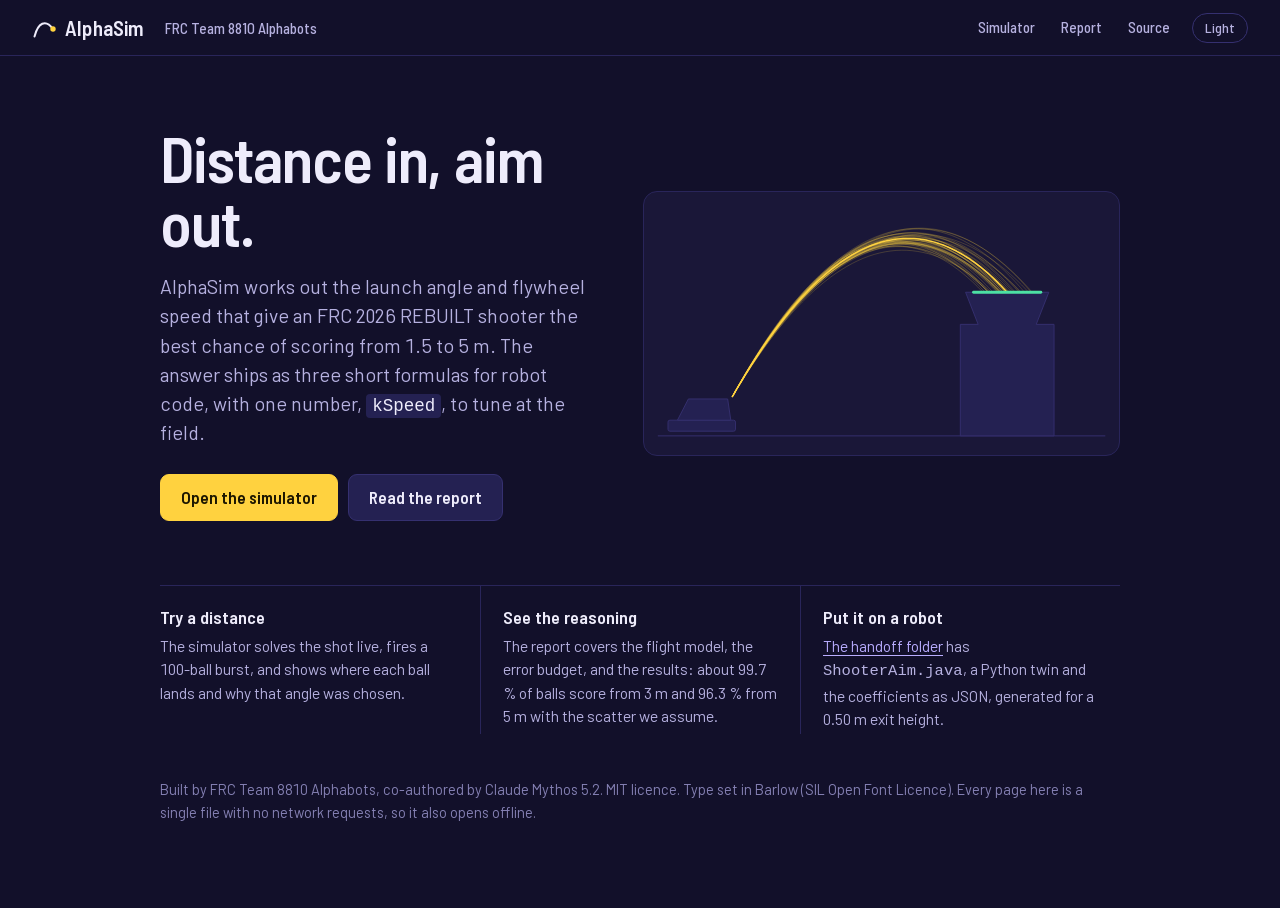
<file: index.html>
<!DOCTYPE html>
<html lang="en" data-theme="dark">
<head>
<meta charset="utf-8">
<meta name="viewport" content="width=device-width, initial-scale=1">
<title>AlphaSim - FRC 2026 shooter aim</title>
<meta name="description" content="Distance in, launch angle and flywheel speed out: a ballistics solver, simulator and report for an FRC 2026 REBUILT shooter, by Team 8810 Alphabots.">
<script>try{var t=localStorage.getItem('alphasim-theme');if(t)document.documentElement.dataset.theme=t}catch(e){}</script>
<style>/* Barlow, (c) The Barlow Project Authors, SIL Open Font License 1.1 */
@font-face{font-family:"Barlow";font-weight:400;font-style:normal;font-display:swap;src:url([data-uri]) format("woff2")}
@font-face{font-family:"Barlow";font-weight:400;font-style:italic;font-display:swap;src:url([data-uri]) format("woff2")}
@font-face{font-family:"Barlow";font-weight:600;font-style:normal;font-display:swap;src:url([data-uri]) format("woff2")}
@font-face{font-family:"Barlow Semi Condensed";font-weight:500;font-style:normal;font-display:swap;src:url([data-uri]) format("woff2")}
@font-face{font-family:"Barlow Semi Condensed";font-weight:600;font-style:normal;font-display:swap;src:url([data-uri]) format("woff2")}</style>
<style>/* AlphaSim shared tokens and base styles (simulator, report, landing page).
   Colour carries meaning and is used for nothing else:
     fuel   = the ball and its path          score = scores / usable opening
     miss   = misses                         accent = things you can operate
   The four src-* colours identify error sources wherever they appear. */
:root {
  color-scheme: dark;
  --ink-0: #12102a;            /* page */
  --ink-1: #1a1738;            /* panels */
  --ink-2: #242152;            /* raised / hover */
  --line: #353070;
  --line-soft: #29255a;
  --text: #eeecfb;
  --text-2: #b6b1e0;
  --text-3: #8581b4;
  --fuel: #ffd23f;
  --score: #4ce0a4;
  --miss: #ff6f5e;
  --accent: #b9adff;
  --accent-ink: #17143a;
  --src-speed: #ff9a62;
  --src-angle: #7cc6ff;
  --src-wake: #d7a0f2;
  --src-range: #a8e36a;
  --src-yaw: #f7a8c8;
  --shadow: 0 1px 0 rgba(255, 255, 255, .03) inset;
  --font-ui: "Barlow Semi Condensed", "Barlow", ui-sans-serif, system-ui, -apple-system,
             "Segoe UI", "PingFang SC", "Microsoft YaHei", sans-serif;
  --font-text: "Barlow", ui-sans-serif, system-ui, -apple-system, "Segoe UI", "PingFang SC",
               "Microsoft YaHei", sans-serif;
  --font-math: "STIX Two Text", "STIXGeneral", "Cambria Math", "Times New Roman", serif;
  --font-code: ui-monospace, "SF Mono", Menlo, Consolas, monospace;
}
:root[data-theme="light"] {
  color-scheme: light;
  --ink-0: #f2f0fb;
  --ink-1: #ffffff;
  --ink-2: #e9e5f9;
  --line: #cfc9ec;
  --line-soft: #e1ddf4;
  --text: #1b1838;
  --text-2: #514c85;
  --text-3: #7b76a8;
  --fuel: #b87400;
  --score: #0b8f60;
  --miss: #cf3b27;
  --accent: #5540d8;
  --accent-ink: #ffffff;
  --src-speed: #c85a17;
  --src-angle: #1f7fc4;
  --src-wake: #9a4fc9;
  --src-range: #4f9412;
  --src-yaw: #c4487e;
  --shadow: 0 1px 2px rgba(40, 30, 110, .07);
}

*, *::before, *::after { box-sizing: border-box; }
html { -webkit-text-size-adjust: 100%; text-size-adjust: 100%; }
body {
  margin: 0;
  background: var(--ink-0);
  color: var(--text);
  font: 400 16px/1.55 var(--font-text);
  font-variant-numeric: tabular-nums;
  -webkit-font-smoothing: antialiased;
}
a { color: var(--accent); text-underline-offset: .18em; }
a:hover { text-decoration-thickness: 2px; }
:focus-visible { outline: 2px solid var(--accent); outline-offset: 2px; border-radius: 4px; }
button { font: inherit; color: inherit; }

/* Top bar, identical on every page */
.bar {
  display: flex; align-items: center; gap: 20px;
  padding: 12px clamp(16px, 3vw, 32px);
  border-bottom: 1px solid var(--line-soft);
}
.wordmark {
  font: 600 21px/1 var(--font-ui); letter-spacing: .01em;
  color: var(--text); text-decoration: none; display: inline-flex; align-items: center; gap: 9px;
}
.wordmark svg { display: block; }
.bar .where { color: var(--text-2); font: 500 15px/1.2 var(--font-ui); }
.bar nav { margin-left: auto; display: flex; align-items: center; gap: 6px; }
.bar nav a {
  font: 500 15px/1 var(--font-ui); color: var(--text-2); text-decoration: none;
  padding: 8px 10px; border-radius: 7px;
}
.bar nav a:hover, .bar nav a[aria-current="page"] { color: var(--text); background: var(--ink-2); }
.theme-toggle {
  font: 500 14px/1 var(--font-ui); color: var(--text-2);
  background: none; border: 1px solid var(--line); border-radius: 999px;
  padding: 7px 12px; cursor: pointer; margin-left: 6px;
}
.theme-toggle:hover { color: var(--text); border-color: var(--text-3); }
@media (max-width: 560px) {
  .bar { gap: 10px; flex-wrap: wrap; }
  .bar .where { display: none; }
}
</style>
<style>
main { max-width: 1040px; margin: 0 auto; padding: clamp(28px, 6vw, 70px) clamp(18px, 4vw, 40px) 70px; }
.top { display: grid; grid-template-columns: minmax(0, 0.95fr) minmax(0, 1.05fr); gap: clamp(20px, 4vw, 52px); align-items: center; }
h1 { font: 600 clamp(38px, 6.2vw, 64px)/1 var(--font-ui); letter-spacing: -.015em; margin: 0 0 18px; }
.lede { font-size: 19.5px; line-height: 1.5; color: var(--text-2); margin: 0 0 26px; max-width: 34rem; }
.lede code { font: 500 .9em var(--font-code); background: var(--ink-2); padding: .1em .35em; border-radius: 4px; color: var(--text); }
.go { display: flex; flex-wrap: wrap; gap: 10px; }
.go a { font: 600 17px/1 var(--font-ui); text-decoration: none; padding: 14px 20px; border-radius: 9px; border: 1px solid var(--line); color: var(--text); background: var(--ink-2); }
.go a:hover { border-color: var(--text-3); }
.go a.primary { background: var(--fuel); border-color: var(--fuel); color: #1c1600; }
:root[data-theme="light"] .go a.primary { color: #fff; }
.picture { background: var(--ink-1); border: 1px solid var(--line-soft); border-radius: 14px; padding: 10px; }
svg.fig { display: block; width: 100%; height: auto; }
svg.fig text { font-family: var(--font-ui); }
.facts { display: grid; grid-template-columns: repeat(3, 1fr); gap: 0; margin: clamp(34px, 6vw, 64px) 0 0; border-top: 1px solid var(--line-soft); }
.facts div { padding: 20px 22px 4px 0; }
.facts div + div { padding-left: 22px; border-left: 1px solid var(--line-soft); }
.facts h2 { font: 600 18px/1.25 var(--font-ui); margin: 0 0 6px; }
.facts p { margin: 0; color: var(--text-2); font-size: 15.5px; line-height: 1.5; }
.meta { margin-top: 44px; color: var(--text-3); font-size: 14.5px; line-height: 1.6; }
@media (max-width: 800px) {
  .top { grid-template-columns: 1fr; }
  .picture { order: -1; }
  .facts { grid-template-columns: 1fr; }
  .facts div + div { padding-left: 0; border-left: 0; border-top: 1px solid var(--line-soft); }
}
</style>
</head>
<body>
<header class="bar">
  <a class="wordmark" href="index.html" aria-label="AlphaSim home">
    <svg width="24" height="24" viewBox="0 0 24 24" aria-hidden="true"><path d="M2.5 20.5C6 7 13.5 2.5 21 13" fill="none" stroke="currentColor" stroke-width="2" stroke-linecap="round"/><circle cx="21" cy="13" r="2.7" fill="var(--fuel)"/></svg>
    AlphaSim
  </a>
  <span class="where">FRC Team 8810 Alphabots</span>
  <nav aria-label="AlphaSim pages">
    <a href="shooter_sim.html">Simulator</a>
    <a href="research_report.html">Report</a>
    <a href="https://github.com/Alphabots-8810/AlphaSim">Source</a>
    <button class="theme-toggle" id="theme" type="button">Light</button>
  </nav>
</header>
<main>
  <div class="top">
    <div>
      <h1>Distance in, aim out.</h1>
      <p class="lede">AlphaSim works out the launch angle and flywheel speed that give an FRC 2026 REBUILT shooter the best chance of scoring from 1.5 to 5 m. The answer ships as three short formulas for robot code, with one number, <code>kSpeed</code>, to tune at the field.</p>
      <div class="go">
        <a class="primary" href="shooter_sim.html">Open the simulator</a>
        <a href="research_report.html">Read the report</a>
      </div>
    </div>
    <div class="picture"><svg class="fig" viewBox="0 0 720 384" role="img" aria-label="Forty simulated balls arcing from the robot into the hub" preserveAspectRatio="xMidYMid meet"><title>Forty simulated balls arcing from the robot into the hub</title><clipPath id="plot10"><rect x="6" y="8" width="708" height="364"/></clipPath><line x1="6" x2="714" y1="370.0" y2="370.0" stroke="var(--line)" stroke-width="1.5"/><polygon points="484.6,370.0 484.6,193.6 512.8,193.6 492.9,142.8 624.6,142.8 604.7,193.6 632.9,193.6 632.9,370.0" fill="var(--ink-2)" stroke="var(--line)" stroke-width="1.5" opacity="1.0" stroke-linejoin="round"/><rect x="22.1" y="345.2" width="106.8" height="17.4" rx="3" fill="var(--ink-2)" stroke="var(--line)" stroke-width="1.5"/><polygon points="37.1,345.2 54.4,311.6 116.5,311.6 121.5,345.2" fill="var(--ink-2)" stroke="var(--line)" stroke-width="1.5" opacity="1.0" stroke-linejoin="round"/><polyline clip-path="url(#plot10)" points="124.0,307.9 126.1,304.2 135.2,288.6 144.3,273.6 153.3,259.2 162.3,245.3 171.2,231.9 180.2,219.0 189.1,206.7 198.0,194.9 206.8,183.6 215.6,172.8 224.4,162.6 233.2,152.8 242.0,143.6 250.7,134.9 259.4,126.7 268.1,119.0 276.8,111.8 285.4,105.1 294.1,98.9 302.7,93.2 311.3,88.0 319.9,83.3 328.4,79.1 337.0,75.4 345.5,72.2 354.0,69.5 362.5,67.3 371.0,65.5 379.5,64.3 387.9,63.5 396.4,63.3 404.8,63.5 413.2,64.2 421.6,65.4 430.0,67.0 438.3,69.2 446.7,71.9 455.0,75.0 463.4,78.6 471.7,82.7 480.0,87.2 488.2,92.3 496.5,97.8 504.7,103.8 513.0,110.3 521.2,117.2 529.4,124.6 537.5,132.5 545.7,140.9 547.5,142.8" fill="none" stroke="var(--fuel)" stroke-width="1.1" stroke-linejoin="round" stroke-linecap="round" opacity="0.28"/><polyline clip-path="url(#plot10)" points="124.0,307.9 126.1,304.1 135.4,287.8 144.7,272.1 153.9,257.0 163.1,242.3 172.3,228.3 181.4,214.7 190.6,201.7 199.6,189.2 208.7,177.2 217.7,165.8 226.7,154.8 235.7,144.4 244.6,134.5 253.6,125.2 262.5,116.3 271.3,107.9 280.2,100.1 289.0,92.7 297.9,85.9 306.7,79.5 315.4,73.7 324.2,68.4 332.9,63.5 341.7,59.2 350.4,55.3 359.1,52.0 367.7,49.1 376.4,46.7 385.0,44.8 393.7,43.4 402.3,42.5 410.9,42.1 419.5,42.2 428.0,42.8 436.6,43.8 445.1,45.3 453.6,47.4 462.1,49.9 470.6,52.8 479.1,56.3 487.6,60.2 496.0,64.7 504.4,69.6 512.9,74.9 521.2,80.8 529.6,87.1 538.0,93.9 546.3,101.2 554.6,109.0 562.9,117.2 571.2,125.8 579.5,135.0 586.2,142.8" fill="none" stroke="var(--fuel)" stroke-width="1.1" stroke-linejoin="round" stroke-linecap="round" opacity="0.28"/><polyline clip-path="url(#plot10)" points="124.0,307.9 126.1,304.2 135.0,288.9 143.9,274.1 152.8,259.9 161.6,246.3 170.3,233.1 179.1,220.5 187.8,208.4 196.5,196.9 205.2,185.8 213.9,175.3 222.5,165.3 231.1,155.8 239.7,146.8 248.3,138.3 256.8,130.3 265.3,122.9 273.8,115.9 282.3,109.5 290.8,103.5 299.2,98.0 307.7,93.1 316.1,88.6 324.5,84.6 332.9,81.2 341.3,78.2 349.6,75.7 358.0,73.7 366.3,72.2 374.6,71.2 382.9,70.6 391.2,70.6 399.4,71.0 407.7,72.0 415.9,73.4 424.2,75.3 432.4,77.7 440.6,80.5 448.8,83.9 456.9,87.7 465.1,92.0 473.2,96.8 481.4,102.1 489.5,107.8 497.6,114.0 505.6,120.7 513.7,127.9 521.7,135.5 529.0,142.8" fill="none" stroke="var(--fuel)" stroke-width="1.1" stroke-linejoin="round" stroke-linecap="round" opacity="0.28"/><polyline clip-path="url(#plot10)" points="124.0,307.9 126.1,304.1 135.2,288.6 144.2,273.5 153.1,259.0 162.1,245.1 171.0,231.7 179.9,218.8 188.7,206.4 197.6,194.5 206.4,183.2 215.2,172.4 223.9,162.1 232.6,152.3 241.3,143.1 250.0,134.3 258.7,126.1 267.3,118.4 276.0,111.1 284.6,104.4 293.2,98.2 301.7,92.4 310.3,87.2 318.8,82.5 327.3,78.2 335.8,74.5 344.3,71.3 352.8,68.5 361.2,66.2 369.7,64.5 378.1,63.2 386.5,62.4 394.9,62.1 403.3,62.3 411.6,63.0 420.0,64.1 428.3,65.8 436.7,67.9 445.0,70.5 453.3,73.6 461.5,77.2 469.8,81.2 478.0,85.7 486.3,90.8 494.5,96.2 502.7,102.2 510.9,108.6 519.0,115.6 527.2,122.9 535.3,130.8 543.4,139.1 546.9,142.8" fill="none" stroke="var(--fuel)" stroke-width="1.1" stroke-linejoin="round" stroke-linecap="round" opacity="0.28"/><polyline clip-path="url(#plot10)" points="124.0,307.9 126.1,304.1 135.0,288.8 143.8,274.1 152.6,259.8 161.4,246.1 170.2,232.9 178.9,220.3 187.6,208.2 196.3,196.6 204.9,185.5 213.5,175.0 222.1,164.9 230.7,155.4 239.2,146.4 247.8,137.9 256.3,129.9 264.8,122.4 273.2,115.4 281.7,108.9 290.1,102.9 298.6,97.4 307.0,92.4 315.3,87.9 323.7,83.9 332.1,80.4 340.4,77.4 348.7,74.9 357.0,72.9 365.3,71.3 373.6,70.3 381.9,69.7 390.1,69.6 398.4,70.1 406.6,71.0 414.8,72.3 423.0,74.2 431.2,76.6 439.3,79.4 447.5,82.7 455.6,86.5 463.8,90.8 471.9,95.6 480.0,100.8 488.0,106.5 496.1,112.7 504.1,119.4 512.2,126.5 520.2,134.1 528.2,142.2 528.8,142.8" fill="none" stroke="var(--fuel)" stroke-width="1.1" stroke-linejoin="round" stroke-linecap="round" opacity="0.28"/><polyline clip-path="url(#plot10)" points="124.0,307.9 126.1,304.0 135.1,288.1 144.0,272.7 152.8,257.8 161.6,243.5 170.5,229.7 179.2,216.4 188.0,203.7 196.7,191.5 205.4,179.8 214.1,168.7 222.7,158.0 231.3,147.9 239.9,138.3 248.5,129.2 257.0,120.6 265.6,112.5 274.1,105.0 282.6,97.9 291.1,91.3 299.5,85.3 308.0,79.7 316.4,74.6 324.8,70.0 333.2,66.0 341.5,62.4 349.9,59.3 358.2,56.7 366.6,54.6 374.9,53.0 383.2,51.9 391.5,51.2 399.8,51.1 408.0,51.4 416.3,52.2 424.5,53.5 432.7,55.3 440.9,57.6 449.1,60.4 457.3,63.6 465.4,67.4 473.6,71.6 481.7,76.2 489.8,81.4 497.9,87.1 506.0,93.2 514.1,99.8 522.1,106.8 530.1,114.4 538.1,122.4 546.1,130.8 554.1,139.8 556.7,142.8" fill="none" stroke="var(--fuel)" stroke-width="1.1" stroke-linejoin="round" stroke-linecap="round" opacity="0.28"/><polyline clip-path="url(#plot10)" points="124.0,307.9 126.1,304.1 135.3,288.2 144.3,272.9 153.4,258.1 162.4,243.9 171.4,230.2 180.4,217.0 189.3,204.3 198.2,192.2 207.1,180.6 216.0,169.5 224.8,159.0 233.6,148.9 242.4,139.4 251.1,130.4 259.9,121.8 268.6,113.8 277.3,106.3 286.0,99.3 294.6,92.8 303.3,86.9 311.9,81.4 320.5,76.4 329.1,71.9 337.6,67.9 346.2,64.3 354.7,61.3 363.3,58.8 371.8,56.8 380.3,55.2 388.7,54.2 397.2,53.6 405.6,53.5 414.1,54.0 422.5,54.9 430.9,56.2 439.3,58.1 447.7,60.5 456.0,63.3 464.4,66.6 472.7,70.4 481.0,74.7 489.3,79.4 497.6,84.7 505.9,90.4 514.1,96.6 522.3,103.2 530.5,110.4 538.7,118.0 546.9,126.0 555.1,134.6 562.5,142.8" fill="none" stroke="var(--fuel)" stroke-width="1.1" stroke-linejoin="round" stroke-linecap="round" opacity="0.28"/><polyline clip-path="url(#plot10)" points="124.0,307.9 126.1,303.9 134.7,288.4 143.2,273.4 151.7,259.0 160.2,245.1 168.6,231.7 177.0,218.9 185.4,206.5 193.8,194.7 202.1,183.5 210.4,172.7 218.7,162.4 227.0,152.7 235.2,143.5 243.5,134.8 251.7,126.6 259.9,118.9 268.0,111.7 276.2,105.0 284.3,98.8 292.4,93.1 300.5,87.9 308.6,83.2 316.7,79.0 324.8,75.3 332.8,72.1 340.8,69.4 348.8,67.2 356.8,65.4 364.8,64.2 372.8,63.4 380.8,63.2 388.7,63.4 396.7,64.1 404.6,65.3 412.5,66.9 420.4,69.1 428.3,71.8 436.2,74.9 444.0,78.5 451.9,82.6 459.7,87.1 467.5,92.2 475.3,97.7 483.1,103.7 490.9,110.2 498.6,117.1 506.4,124.5 514.1,132.4 521.8,140.8 523.6,142.8" fill="none" stroke="var(--fuel)" stroke-width="1.1" stroke-linejoin="round" stroke-linecap="round" opacity="0.28"/><polyline clip-path="url(#plot10)" points="124.0,307.9 126.1,304.1 134.8,288.8 143.5,274.0 152.1,259.8 160.7,246.1 169.2,232.9 177.8,220.3 186.3,208.2 194.8,196.6 203.2,185.5 211.7,174.9 220.1,164.9 228.5,155.4 236.9,146.4 245.2,137.9 253.5,129.9 261.9,122.4 270.1,115.4 278.4,108.9 286.7,102.9 294.9,97.4 303.2,92.4 311.4,87.9 319.6,83.9 327.7,80.4 335.9,77.4 344.1,74.9 352.2,72.9 360.3,71.4 368.4,70.3 376.5,69.8 384.6,69.7 392.7,70.1 400.7,71.0 408.8,72.4 416.8,74.3 424.8,76.6 432.8,79.5 440.8,82.8 448.8,86.6 456.8,90.9 464.7,95.6 472.6,100.9 480.5,106.6 488.4,112.8 496.3,119.5 504.2,126.6 512.0,134.2 519.9,142.3 520.4,142.8" fill="none" stroke="var(--fuel)" stroke-width="1.1" stroke-linejoin="round" stroke-linecap="round" opacity="0.28"/><polyline clip-path="url(#plot10)" points="124.0,307.9 126.1,304.2 135.4,288.7 144.6,273.7 153.8,259.2 163.0,245.2 172.1,231.8 181.2,218.9 190.2,206.6 199.3,194.8 208.3,183.5 217.3,172.7 226.3,162.4 235.2,152.6 244.1,143.4 253.0,134.7 261.9,126.4 270.7,118.7 279.5,111.5 288.4,104.8 297.1,98.6 305.9,92.9 314.7,87.7 323.4,83.0 332.1,78.8 340.8,75.0 349.5,71.8 358.2,69.1 366.8,66.8 375.4,65.1 384.1,63.8 392.7,63.0 401.3,62.8 409.8,63.0 418.4,63.7 426.9,64.8 435.5,66.5 444.0,68.6 452.5,71.3 461.0,74.4 469.4,78.0 477.9,82.1 486.3,86.6 494.7,91.6 503.2,97.1 511.5,103.1 519.9,109.6 528.3,116.5 536.6,123.9 544.9,131.8 553.2,140.1 555.8,142.8" fill="none" stroke="var(--fuel)" stroke-width="1.1" stroke-linejoin="round" stroke-linecap="round" opacity="0.28"/><polyline clip-path="url(#plot10)" points="124.0,307.9 126.1,304.2 135.3,288.7 144.4,273.8 153.5,259.4 162.6,245.5 171.7,232.2 180.7,219.3 189.7,207.1 198.6,195.3 207.5,184.0 216.4,173.3 225.3,163.1 234.2,153.4 243.0,144.2 251.8,135.6 260.6,127.4 269.4,119.8 278.1,112.6 286.9,106.0 295.6,99.8 304.3,94.2 312.9,89.0 321.6,84.4 330.2,80.2 338.9,76.6 347.5,73.4 356.1,70.7 364.6,68.5 373.2,66.9 381.7,65.7 390.3,64.9 398.8,64.7 407.3,65.0 415.8,65.7 424.2,67.0 432.7,68.7 441.1,70.9 449.6,73.6 458.0,76.8 466.4,80.4 474.7,84.6 483.1,89.2 491.5,94.3 499.8,99.8 508.1,105.9 516.4,112.4 524.7,119.4 532.9,126.8 541.2,134.8 549.1,142.8" fill="none" stroke="var(--fuel)" stroke-width="1.1" stroke-linejoin="round" stroke-linecap="round" opacity="0.28"/><polyline clip-path="url(#plot10)" points="124.0,307.9 126.1,304.2 135.4,288.3 144.6,273.1 153.7,258.3 162.9,244.1 172.0,230.4 181.1,217.3 190.1,204.7 199.1,192.6 208.1,181.0 217.1,170.0 226.0,159.5 235.0,149.5 243.8,140.0 252.7,131.0 261.6,122.5 270.4,114.5 279.2,107.1 288.0,100.1 296.7,93.7 305.5,87.7 314.2,82.3 322.9,77.3 331.6,72.8 340.3,68.9 349.0,65.4 357.6,62.4 366.2,60.0 374.8,58.0 383.4,56.5 392.0,55.4 400.6,54.9 409.1,54.9 417.7,55.3 426.2,56.3 434.7,57.7 443.2,59.6 451.7,62.0 460.1,64.9 468.6,68.2 477.0,72.1 485.4,76.4 493.8,81.2 502.2,86.5 510.6,92.2 518.9,98.4 527.2,105.1 535.5,112.3 543.8,119.9 552.1,128.0 560.4,136.6 566.1,142.8" fill="none" stroke="var(--fuel)" stroke-width="1.1" stroke-linejoin="round" stroke-linecap="round" opacity="0.28"/><polyline clip-path="url(#plot10)" points="124.0,307.9 126.1,304.3 135.8,288.4 145.5,272.9 155.1,258.1 164.7,243.7 174.3,229.9 183.8,216.7 193.3,203.9 202.8,191.7 212.2,180.0 221.7,168.9 231.1,158.2 240.4,148.1 249.7,138.5 259.1,129.4 268.3,120.8 277.6,112.7 286.8,105.1 296.1,98.1 305.3,91.5 314.4,85.4 323.6,79.9 332.7,74.8 341.8,70.2 350.9,66.2 360.0,62.6 369.1,59.5 378.1,56.9 387.1,54.8 396.2,53.2 405.2,52.1 414.1,51.4 423.1,51.3 432.0,51.6 441.0,52.5 449.9,53.8 458.8,55.6 467.7,57.9 476.5,60.7 485.4,63.9 494.2,67.6 503.0,71.8 511.8,76.5 520.6,81.7 529.3,87.3 538.1,93.5 546.8,100.1 555.5,107.1 564.2,114.6 572.8,122.6 581.5,131.1 590.1,140.1 592.7,142.8" fill="none" stroke="var(--fuel)" stroke-width="1.1" stroke-linejoin="round" stroke-linecap="round" opacity="0.28"/><polyline clip-path="url(#plot10)" points="124.0,307.9 126.1,304.2 135.4,288.6 144.7,273.5 154.0,258.9 163.2,244.9 172.3,231.4 181.5,218.4 190.6,206.0 199.7,194.1 208.8,182.7 217.8,171.8 226.8,161.5 235.8,151.6 244.8,142.3 253.7,133.5 262.6,125.2 271.5,117.4 280.4,110.1 289.3,103.3 298.1,97.0 306.9,91.2 315.7,85.9 324.5,81.1 333.3,76.8 342.0,73.0 350.7,69.7 359.4,66.9 368.1,64.6 376.8,62.8 385.5,61.4 394.1,60.6 402.8,60.2 411.4,60.4 420.0,61.0 428.6,62.1 437.2,63.7 445.7,65.7 454.3,68.3 462.8,71.3 471.3,74.8 479.8,78.8 488.3,83.3 496.8,88.3 505.2,93.7 513.6,99.6 522.0,106.0 530.4,112.8 538.8,120.2 547.2,128.0 555.5,136.2 561.8,142.8" fill="none" stroke="var(--fuel)" stroke-width="1.1" stroke-linejoin="round" stroke-linecap="round" opacity="0.28"/><polyline clip-path="url(#plot10)" points="124.0,307.9 126.1,304.3 135.8,288.6 145.4,273.4 154.9,258.7 164.5,244.6 174.0,231.0 183.5,218.0 192.9,205.5 202.3,193.5 211.7,182.0 221.0,171.0 230.4,160.6 239.7,150.7 249.0,141.3 258.2,132.4 267.4,124.0 276.6,116.1 285.8,108.7 295.0,101.9 304.1,95.5 313.2,89.6 322.3,84.3 331.4,79.4 340.5,75.0 349.5,71.2 358.6,67.8 367.6,64.9 376.6,62.5 385.5,60.6 394.5,59.2 403.4,58.3 412.4,57.8 421.3,57.9 430.2,58.4 439.1,59.4 447.9,61.0 456.8,63.0 465.6,65.4 474.4,68.4 483.2,71.8 492.0,75.8 500.7,80.2 509.5,85.0 518.2,90.4 526.9,96.2 535.6,102.5 544.3,109.3 552.9,116.6 561.6,124.3 570.2,132.5 578.8,141.1 580.4,142.8" fill="none" stroke="var(--fuel)" stroke-width="1.1" stroke-linejoin="round" stroke-linecap="round" opacity="0.28"/><polyline clip-path="url(#plot10)" points="124.0,307.9 126.1,304.1 135.2,288.5 144.2,273.4 153.2,258.8 162.2,244.7 171.2,231.2 180.1,218.3 189.0,205.8 197.8,193.9 206.7,182.5 215.5,171.6 224.3,161.2 233.0,151.4 241.8,142.0 250.5,133.2 259.2,124.9 267.8,117.1 276.5,109.8 285.1,103.0 293.7,96.7 302.3,90.9 310.9,85.6 319.5,80.8 328.0,76.4 336.5,72.6 345.1,69.3 353.6,66.5 362.0,64.1 370.5,62.3 379.0,61.0 387.4,60.1 395.8,59.7 404.2,59.8 412.6,60.4 421.0,61.5 429.4,63.1 437.7,65.1 446.0,67.7 454.4,70.7 462.7,74.2 471.0,78.2 479.2,82.6 487.5,87.6 495.7,93.0 504.0,98.9 512.2,105.2 520.4,112.1 528.5,119.4 536.7,127.2 544.8,135.4 551.7,142.8" fill="none" stroke="var(--fuel)" stroke-width="1.1" stroke-linejoin="round" stroke-linecap="round" opacity="0.28"/><polyline clip-path="url(#plot10)" points="124.0,307.9 126.1,304.1 134.9,288.7 143.6,273.8 152.3,259.4 161.0,245.6 169.7,232.4 178.3,219.6 186.9,207.4 195.4,195.7 204.0,184.5 212.5,173.9 221.0,163.8 229.5,154.1 237.9,145.0 246.4,136.4 254.8,128.3 263.2,120.7 271.5,113.6 279.9,107.0 288.2,101.0 296.5,95.4 304.8,90.3 313.1,85.7 321.4,81.6 329.7,78.0 337.9,74.9 346.1,72.3 354.3,70.2 362.5,68.5 370.7,67.4 378.9,66.7 387.0,66.6 395.2,66.9 403.3,67.7 411.4,69.0 419.5,70.8 427.6,73.0 435.7,75.8 443.8,79.0 451.8,82.7 459.8,86.9 467.9,91.6 475.9,96.7 483.8,102.4 491.8,108.5 499.8,115.0 507.7,122.1 515.6,129.6 523.5,137.6 528.5,142.8" fill="none" stroke="var(--fuel)" stroke-width="1.1" stroke-linejoin="round" stroke-linecap="round" opacity="0.28"/><polyline clip-path="url(#plot10)" points="124.0,307.9 126.1,304.1 135.1,288.2 144.1,272.9 153.1,258.1 162.0,243.8 170.9,230.1 179.8,216.9 188.6,204.2 197.4,192.1 206.2,180.5 214.9,169.4 223.7,158.8 232.4,148.8 241.0,139.2 249.7,130.2 258.3,121.7 267.0,113.7 275.6,106.1 284.1,99.1 292.7,92.6 301.2,86.6 309.8,81.1 318.3,76.1 326.7,71.6 335.2,67.6 343.7,64.1 352.1,61.0 360.5,58.5 369.0,56.5 377.4,54.9 385.7,53.9 394.1,53.3 402.5,53.2 410.8,53.6 419.1,54.5 427.4,55.9 435.7,57.7 444.0,60.1 452.3,62.9 460.5,66.2 468.8,70.0 477.0,74.3 485.2,79.0 493.4,84.2 501.6,89.9 509.7,96.1 517.9,102.8 526.0,109.9 534.1,117.5 542.2,125.5 550.2,134.1 558.1,142.8" fill="none" stroke="var(--fuel)" stroke-width="1.1" stroke-linejoin="round" stroke-linecap="round" opacity="0.28"/><polyline clip-path="url(#plot10)" points="124.0,307.9 126.1,304.2 135.6,288.3 145.0,273.0 154.5,258.2 163.8,243.9 173.2,230.1 182.5,216.9 191.8,204.3 201.0,192.1 210.2,180.5 219.4,169.4 228.6,158.8 237.7,148.7 246.9,139.1 256.0,130.1 265.0,121.5 274.1,113.5 283.1,106.0 292.1,99.0 301.1,92.4 310.1,86.4 319.0,80.9 327.9,75.9 336.8,71.4 345.7,67.3 354.6,63.8 363.5,60.8 372.3,58.2 381.1,56.2 389.9,54.6 398.7,53.5 407.5,53.0 416.3,52.9 425.0,53.2 433.7,54.1 442.5,55.5 451.2,57.3 459.8,59.7 468.5,62.5 477.2,65.8 485.8,69.6 494.4,73.8 503.0,78.5 511.6,83.8 520.2,89.4 528.7,95.6 537.2,102.2 545.7,109.4 554.2,116.9 562.7,125.0 571.2,133.5 579.6,142.5 579.9,142.8" fill="none" stroke="var(--fuel)" stroke-width="1.1" stroke-linejoin="round" stroke-linecap="round" opacity="0.28"/><polyline clip-path="url(#plot10)" points="124.0,307.9 126.1,304.2 135.2,288.7 144.2,273.7 153.2,259.3 162.2,245.4 171.2,232.1 180.1,219.3 189.0,207.0 197.8,195.2 206.7,184.0 215.5,173.2 224.3,163.0 233.0,153.3 241.8,144.1 250.5,135.5 259.2,127.3 267.8,119.6 276.5,112.5 285.1,105.8 293.7,99.7 302.3,94.0 310.9,88.9 319.5,84.2 328.0,80.0 336.6,76.4 345.1,73.2 353.6,70.5 362.1,68.3 370.5,66.6 379.0,65.4 387.4,64.7 395.9,64.5 404.3,64.7 412.7,65.5 421.0,66.7 429.4,68.4 437.8,70.6 446.1,73.3 454.4,76.5 462.7,80.1 471.0,84.2 479.3,88.9 487.6,93.9 495.8,99.5 504.0,105.5 512.3,112.0 520.4,119.0 528.6,126.5 536.8,134.4 544.9,142.8 544.9,142.8" fill="none" stroke="var(--fuel)" stroke-width="1.1" stroke-linejoin="round" stroke-linecap="round" opacity="0.28"/><polyline clip-path="url(#plot10)" points="124.0,307.9 126.1,304.1 135.3,288.1 144.4,272.6 153.4,257.7 162.5,243.3 171.5,229.4 180.4,216.1 189.4,203.3 198.3,191.0 207.2,179.3 216.0,168.0 224.9,157.3 233.7,147.1 242.5,137.5 251.2,128.3 260.0,119.6 268.7,111.5 277.4,103.9 286.1,96.7 294.7,90.1 303.4,83.9 312.0,78.3 320.6,73.2 329.2,68.5 337.8,64.4 346.3,60.8 354.9,57.6 363.4,55.0 371.9,52.8 380.4,51.1 388.9,49.9 397.3,49.2 405.8,49.0 414.2,49.3 422.6,50.1 431.1,51.3 439.4,53.0 447.8,55.3 456.2,58.0 464.5,61.1 472.9,64.8 481.2,69.0 489.5,73.6 497.8,78.7 506.0,84.3 514.3,90.3 522.5,96.8 530.7,103.8 538.9,111.3 547.1,119.3 555.3,127.7 563.4,136.5 568.9,142.8" fill="none" stroke="var(--fuel)" stroke-width="1.1" stroke-linejoin="round" stroke-linecap="round" opacity="0.28"/><polyline clip-path="url(#plot10)" points="124.0,307.9 126.1,304.2 135.3,288.7 144.4,273.8 153.5,259.4 162.5,245.5 171.6,232.2 180.6,219.4 189.5,207.1 198.5,195.4 207.4,184.1 216.3,173.4 225.1,163.2 234.0,153.5 242.8,144.3 251.6,135.7 260.3,127.5 269.1,119.9 277.8,112.7 286.5,106.1 295.2,100.0 303.9,94.3 312.6,89.2 321.2,84.5 329.8,80.4 338.4,76.7 347.0,73.6 355.6,70.9 364.1,68.8 372.7,67.1 381.2,65.9 389.7,65.2 398.2,65.0 406.7,65.2 415.2,66.0 423.6,67.2 432.1,69.0 440.5,71.2 448.9,73.9 457.3,77.0 465.7,80.7 474.0,84.8 482.4,89.5 490.7,94.6 499.0,100.1 507.3,106.2 515.6,112.7 523.9,119.7 532.1,127.2 540.3,135.1 547.9,142.8" fill="none" stroke="var(--fuel)" stroke-width="1.1" stroke-linejoin="round" stroke-linecap="round" opacity="0.28"/><polyline clip-path="url(#plot10)" points="124.0,307.9 126.1,304.2 135.3,288.8 144.4,273.8 153.4,259.5 162.5,245.6 171.5,232.3 180.5,219.5 189.4,207.3 198.3,195.5 207.2,184.3 216.1,173.6 224.9,163.4 233.8,153.8 242.6,144.6 251.3,136.0 260.1,127.8 268.8,120.2 277.5,113.1 286.2,106.5 294.9,100.4 303.6,94.7 312.2,89.6 320.8,85.0 329.4,80.9 338.0,77.2 346.6,74.1 355.2,71.5 363.7,69.3 372.2,67.6 380.7,66.5 389.2,65.8 397.7,65.6 406.2,65.9 414.6,66.7 423.1,67.9 431.5,69.7 439.9,71.9 448.3,74.6 456.7,77.8 465.1,81.5 473.4,85.6 481.7,90.3 490.1,95.4 498.4,101.0 506.6,107.1 514.9,113.6 523.2,120.6 531.4,128.1 539.6,136.1 546.2,142.8" fill="none" stroke="var(--fuel)" stroke-width="1.1" stroke-linejoin="round" stroke-linecap="round" opacity="0.28"/><polyline clip-path="url(#plot10)" points="124.0,307.9 126.1,304.2 135.3,288.5 144.4,273.4 153.5,258.8 162.5,244.8 171.5,231.3 180.5,218.3 189.5,205.9 198.4,193.9 207.3,182.5 216.2,171.7 225.1,161.3 233.9,151.5 242.7,142.1 251.5,133.3 260.2,125.0 269.0,117.2 277.7,109.9 286.4,103.1 295.1,96.8 303.8,91.0 312.4,85.7 321.0,80.9 329.6,76.6 338.2,72.8 346.8,69.4 355.4,66.6 363.9,64.3 372.5,62.4 381.0,61.1 389.5,60.2 398.0,59.9 406.4,60.0 414.9,60.6 423.3,61.7 431.8,63.2 440.2,65.3 448.6,67.8 457.0,70.9 465.3,74.4 473.7,78.4 482.0,82.8 490.4,87.8 498.7,93.2 507.0,99.1 515.2,105.5 523.5,112.3 531.7,119.6 539.9,127.4 548.1,135.7 554.9,142.8" fill="none" stroke="var(--fuel)" stroke-width="1.1" stroke-linejoin="round" stroke-linecap="round" opacity="0.28"/><polyline clip-path="url(#plot10)" points="124.0,307.9 126.1,304.2 135.7,288.0 145.2,272.3 154.7,257.1 164.2,242.5 173.6,228.4 183.0,214.8 192.4,201.8 201.7,189.3 211.0,177.4 220.3,165.9 229.6,155.0 238.8,144.6 248.0,134.7 257.2,125.4 266.3,116.5 275.4,108.1 284.5,100.3 293.6,93.0 302.7,86.1 311.7,79.8 320.7,74.0 329.7,68.6 338.7,63.8 347.7,59.5 356.6,55.6 365.6,52.3 374.5,49.4 383.4,47.1 392.3,45.2 401.1,43.8 410.0,42.9 418.8,42.5 427.6,42.6 436.4,43.2 445.2,44.2 454.0,45.8 462.7,47.8 471.5,50.3 480.2,53.3 488.9,56.8 497.6,60.7 506.2,65.2 514.9,70.1 523.5,75.5 532.1,81.3 540.7,87.7 549.3,94.5 557.9,101.8 566.4,109.5 575.0,117.7 583.5,126.4 591.9,135.6 598.3,142.8" fill="none" stroke="var(--fuel)" stroke-width="1.1" stroke-linejoin="round" stroke-linecap="round" opacity="0.28"/><polyline clip-path="url(#plot10)" points="124.0,307.9 126.1,304.1 135.2,288.4 144.2,273.3 153.1,258.7 162.1,244.6 171.0,231.0 179.9,218.0 188.7,205.5 197.6,193.6 206.4,182.1 215.1,171.2 223.9,160.8 232.6,150.9 241.3,141.5 250.0,132.7 258.7,124.3 267.3,116.5 275.9,109.1 284.5,102.3 293.1,95.9 301.7,90.1 310.2,84.8 318.8,79.9 327.3,75.6 335.8,71.7 344.3,68.4 352.7,65.5 361.2,63.1 369.6,61.3 378.0,59.9 386.4,59.0 394.8,58.6 403.2,58.6 411.6,59.2 419.9,60.3 428.2,61.8 436.6,63.8 444.9,66.3 453.2,69.3 461.4,72.8 469.7,76.7 477.9,81.1 486.2,86.0 494.4,91.4 502.6,97.3 510.8,103.6 518.9,110.4 527.1,117.7 535.2,125.4 543.3,133.7 551.4,142.3 551.8,142.8" fill="none" stroke="var(--fuel)" stroke-width="1.1" stroke-linejoin="round" stroke-linecap="round" opacity="0.28"/><polyline clip-path="url(#plot10)" points="124.0,307.9 126.1,304.2 135.2,288.8 144.2,273.9 153.3,259.5 162.2,245.7 171.2,232.4 180.1,219.6 189.0,207.4 197.9,195.7 206.7,184.5 215.5,173.8 224.3,163.7 233.1,154.0 241.8,144.9 250.5,136.3 259.2,128.1 267.9,120.5 276.6,113.4 285.2,106.8 293.8,100.7 302.4,95.1 311.0,90.0 319.6,85.4 328.1,81.3 336.7,77.7 345.2,74.6 353.7,72.0 362.2,69.8 370.6,68.2 379.1,67.0 387.6,66.4 396.0,66.2 404.4,66.5 412.8,67.3 421.2,68.6 429.6,70.3 437.9,72.6 446.3,75.3 454.6,78.5 462.9,82.2 471.2,86.4 479.5,91.1 487.7,96.2 496.0,101.8 504.2,107.9 512.4,114.5 520.6,121.5 528.8,129.0 537.0,137.0 542.7,142.8" fill="none" stroke="var(--fuel)" stroke-width="1.1" stroke-linejoin="round" stroke-linecap="round" opacity="0.28"/><polyline clip-path="url(#plot10)" points="124.0,307.9 126.1,304.1 135.2,288.3 144.2,273.0 153.1,258.3 162.1,244.1 171.0,230.4 179.8,217.3 188.7,204.7 197.5,192.7 206.3,181.1 215.1,170.1 223.8,159.6 232.5,149.6 241.2,140.1 249.9,131.1 258.6,122.7 267.2,114.7 275.8,107.3 284.4,100.3 293.0,93.9 301.5,87.9 310.1,82.5 318.6,77.5 327.1,73.1 335.6,69.1 344.0,65.7 352.5,62.7 360.9,60.3 369.4,58.3 377.8,56.8 386.2,55.8 394.6,55.3 402.9,55.2 411.3,55.7 419.6,56.7 427.9,58.1 436.3,60.0 444.5,62.4 452.8,65.3 461.1,68.7 469.3,72.5 477.6,76.8 485.8,81.6 494.0,86.9 502.2,92.7 510.4,98.9 518.5,105.6 526.7,112.8 534.8,120.5 542.9,128.6 551.0,137.2 556.0,142.8" fill="none" stroke="var(--fuel)" stroke-width="1.1" stroke-linejoin="round" stroke-linecap="round" opacity="0.28"/><polyline clip-path="url(#plot10)" points="124.0,307.9 126.1,304.0 134.9,288.5 143.6,273.6 152.2,259.2 160.9,245.3 169.5,231.9 178.0,219.1 186.6,206.8 195.1,195.0 203.6,183.8 212.1,173.1 220.6,162.8 229.0,153.1 237.4,144.0 245.8,135.3 254.2,127.1 262.5,119.4 270.9,112.3 279.2,105.6 287.5,99.4 295.8,93.8 304.0,88.6 312.3,84.0 320.5,79.8 328.7,76.1 336.9,72.9 345.1,70.2 353.3,68.0 361.5,66.3 369.6,65.1 377.7,64.4 385.9,64.2 394.0,64.4 402.1,65.1 410.1,66.4 418.2,68.1 426.3,70.3 434.3,72.9 442.3,76.1 450.3,79.7 458.3,83.8 466.3,88.4 474.3,93.5 482.2,99.1 490.2,105.1 498.1,111.6 506.0,118.6 513.9,126.0 521.8,133.9 529.6,142.3 530.1,142.8" fill="none" stroke="var(--fuel)" stroke-width="1.1" stroke-linejoin="round" stroke-linecap="round" opacity="0.28"/><polyline clip-path="url(#plot10)" points="124.0,307.9 126.1,304.1 135.2,288.5 144.3,273.4 153.3,258.8 162.2,244.8 171.2,231.3 180.1,218.3 189.0,205.9 197.9,193.9 206.7,182.5 215.5,171.7 224.3,161.3 233.1,151.5 241.8,142.1 250.5,133.3 259.2,125.0 267.9,117.2 276.6,109.9 285.2,103.1 293.8,96.8 302.4,91.0 311.0,85.7 319.6,80.9 328.1,76.6 336.7,72.8 345.2,69.5 353.7,66.6 362.2,64.3 370.6,62.5 379.1,61.1 387.5,60.3 396.0,59.9 404.4,60.0 412.8,60.6 421.2,61.7 429.5,63.3 437.9,65.3 446.2,67.9 454.6,70.9 462.9,74.4 471.2,78.4 479.4,82.9 487.7,87.8 496.0,93.2 504.2,99.1 512.4,105.5 520.6,112.4 528.8,119.7 536.9,127.5 545.1,135.7 551.7,142.8" fill="none" stroke="var(--fuel)" stroke-width="1.1" stroke-linejoin="round" stroke-linecap="round" opacity="0.28"/><polyline clip-path="url(#plot10)" points="124.0,307.9 126.1,304.1 135.3,288.1 144.5,272.6 153.6,257.6 162.6,243.2 171.7,229.4 180.7,216.0 189.7,203.2 198.7,190.9 207.6,179.2 216.5,168.0 225.4,157.2 234.2,147.0 243.1,137.4 251.9,128.2 260.7,119.5 269.4,111.4 278.2,103.7 286.9,96.6 295.6,89.9 304.3,83.8 313.0,78.2 321.6,73.0 330.2,68.4 338.9,64.2 347.5,60.6 356.0,57.4 364.6,54.7 373.2,52.6 381.7,50.9 390.2,49.7 398.7,49.0 407.2,48.8 415.7,49.0 424.2,49.8 432.6,51.0 441.0,52.8 449.5,55.0 457.9,57.7 466.3,60.9 474.6,64.5 483.0,68.7 491.3,73.3 499.7,78.4 508.0,83.9 516.3,90.0 524.5,96.5 532.8,103.5 541.0,111.0 549.3,118.9 557.5,127.3 565.6,136.2 571.5,142.8" fill="none" stroke="var(--fuel)" stroke-width="1.1" stroke-linejoin="round" stroke-linecap="round" opacity="0.28"/><polyline clip-path="url(#plot10)" points="124.0,307.9 126.1,304.1 135.4,288.1 144.7,272.6 153.9,257.7 163.1,243.2 172.3,229.4 181.4,216.0 190.5,203.2 199.6,190.9 208.6,179.1 217.6,167.9 226.6,157.2 235.6,147.0 244.5,137.3 253.5,128.1 262.4,119.4 271.2,111.2 280.1,103.6 288.9,96.4 297.7,89.8 306.5,83.6 315.3,78.0 324.1,72.8 332.8,68.2 341.5,64.0 350.2,60.4 358.9,57.2 367.6,54.5 376.2,52.3 384.9,50.7 393.5,49.5 402.1,48.7 410.7,48.5 419.3,48.8 427.9,49.5 436.4,50.8 445.0,52.5 453.5,54.7 462.0,57.4 470.5,60.5 478.9,64.2 487.4,68.3 495.8,72.9 504.3,78.0 512.7,83.6 521.1,89.6 529.4,96.1 537.8,103.1 546.1,110.6 554.4,118.5 562.7,126.9 571.0,135.8 577.3,142.8" fill="none" stroke="var(--fuel)" stroke-width="1.1" stroke-linejoin="round" stroke-linecap="round" opacity="0.28"/><polyline clip-path="url(#plot10)" points="124.0,307.9 126.1,304.1 135.2,288.4 144.3,273.2 153.3,258.5 162.3,244.3 171.3,230.7 180.3,217.7 189.2,205.1 198.1,193.1 206.9,181.6 215.8,170.6 224.6,160.2 233.4,150.2 242.2,140.8 250.9,131.9 259.6,123.5 268.3,115.6 277.0,108.2 285.7,101.3 294.3,94.9 302.9,89.0 311.5,83.6 320.1,78.7 328.7,74.3 337.2,70.4 345.8,67.0 354.3,64.1 362.8,61.6 371.3,59.7 379.8,58.3 388.2,57.3 396.7,56.8 405.1,56.9 413.6,57.4 422.0,58.4 430.3,59.9 438.7,61.8 447.1,64.3 455.4,67.2 463.8,70.6 472.1,74.5 480.4,78.9 488.7,83.7 496.9,89.1 505.2,94.9 513.4,101.2 521.6,107.9 529.8,115.1 538.0,122.8 546.2,131.0 554.3,139.6 557.2,142.8" fill="none" stroke="var(--fuel)" stroke-width="1.1" stroke-linejoin="round" stroke-linecap="round" opacity="0.28"/><polyline clip-path="url(#plot10)" points="124.0,307.9 126.1,304.0 134.9,288.5 143.7,273.4 152.4,259.0 161.2,245.0 169.8,231.6 178.5,218.7 187.1,206.3 195.7,194.5 204.3,183.2 212.8,172.4 221.4,162.1 229.9,152.3 238.4,143.0 246.8,134.3 255.3,126.0 263.7,118.3 272.1,111.1 280.5,104.3 288.8,98.1 297.2,92.4 305.5,87.2 313.8,82.4 322.1,78.2 330.4,74.5 338.7,71.2 347.0,68.5 355.2,66.2 363.4,64.4 371.6,63.1 379.8,62.3 388.0,62.0 396.2,62.2 404.3,62.9 412.5,64.1 420.6,65.7 428.7,67.8 436.8,70.4 444.9,73.5 453.0,77.1 461.1,81.1 469.1,85.7 477.1,90.7 485.2,96.2 493.2,102.1 501.1,108.6 509.1,115.5 517.0,122.9 525.0,130.7 532.9,139.0 536.3,142.8" fill="none" stroke="var(--fuel)" stroke-width="1.1" stroke-linejoin="round" stroke-linecap="round" opacity="0.28"/><polyline clip-path="url(#plot10)" points="124.0,307.9 126.1,304.3 135.4,288.9 144.6,274.0 153.8,259.7 162.9,245.9 172.0,232.6 181.1,219.9 190.2,207.7 199.2,196.0 208.2,184.9 217.2,174.2 226.2,164.1 235.1,154.5 244.0,145.4 252.9,136.8 261.8,128.8 270.6,121.2 279.5,114.1 288.3,107.6 297.0,101.5 305.8,95.9 314.6,90.9 323.3,86.3 332.0,82.2 340.7,78.6 349.4,75.6 358.0,73.0 366.7,70.9 375.3,69.3 383.9,68.1 392.5,67.5 401.1,67.4 409.7,67.7 418.3,68.6 426.8,69.9 435.3,71.7 443.8,74.0 452.3,76.7 460.8,80.0 469.3,83.7 477.7,87.9 486.2,92.6 494.6,97.8 503.0,103.4 511.4,109.6 519.7,116.1 528.1,123.2 536.4,130.7 544.7,138.8 548.8,142.8" fill="none" stroke="var(--fuel)" stroke-width="1.1" stroke-linejoin="round" stroke-linecap="round" opacity="0.28"/><polyline clip-path="url(#plot10)" points="124.0,307.9 126.1,304.2 135.6,287.9 145.1,272.1 154.5,257.0 163.9,242.3 173.3,228.2 182.6,214.6 191.9,201.5 201.2,189.0 210.4,177.0 219.7,165.6 228.9,154.6 238.0,144.2 247.2,134.2 256.3,124.8 265.4,115.9 274.4,107.6 283.5,99.7 292.5,92.3 301.5,85.4 310.5,79.1 319.4,73.2 328.4,67.8 337.3,63.0 346.2,58.6 355.1,54.7 364.0,51.3 372.8,48.5 381.7,46.1 390.5,44.2 399.3,42.7 408.1,41.8 416.8,41.4 425.6,41.4 434.3,42.0 443.1,43.0 451.8,44.5 460.5,46.5 469.2,49.0 477.8,51.9 486.5,55.4 495.1,59.3 503.7,63.7 512.3,68.6 520.9,73.9 529.4,79.8 538.0,86.1 546.5,92.9 555.0,100.1 563.5,107.8 572.0,116.0 580.4,124.7 588.8,133.8 596.8,142.8" fill="none" stroke="var(--fuel)" stroke-width="1.1" stroke-linejoin="round" stroke-linecap="round" opacity="0.28"/><polyline clip-path="url(#plot10)" points="124.0,307.9 126.1,304.0 134.8,288.4 143.4,273.4 152.0,258.9 160.6,244.9 169.2,231.5 177.7,218.6 186.2,206.2 194.7,194.4 203.1,183.0 211.5,172.2 219.9,161.9 228.3,152.2 236.7,142.9 245.0,134.1 253.3,125.9 261.6,118.1 269.9,110.9 278.1,104.2 286.4,97.9 294.6,92.2 302.8,86.9 311.0,82.2 319.2,78.0 327.3,74.2 335.5,71.0 343.6,68.2 351.7,65.9 359.8,64.1 367.9,62.9 376.0,62.1 384.1,61.7 392.1,61.9 400.2,62.6 408.2,63.7 416.2,65.4 424.2,67.5 432.2,70.1 440.2,73.1 448.1,76.7 456.1,80.8 464.0,85.3 471.9,90.3 479.8,95.8 487.7,101.7 495.6,108.2 503.4,115.1 511.2,122.4 519.1,130.3 526.9,138.6 530.7,142.8" fill="none" stroke="var(--fuel)" stroke-width="1.1" stroke-linejoin="round" stroke-linecap="round" opacity="0.28"/><polyline clip-path="url(#plot10)" points="124.0,307.9 126.1,304.1 135.1,288.3 144.0,273.1 152.8,258.5 161.7,244.3 170.5,230.8 179.2,217.7 188.0,205.2 196.7,193.2 205.4,181.7 214.1,170.7 222.7,160.3 231.4,150.3 240.0,140.9 248.5,132.0 257.1,123.6 265.6,115.7 274.2,108.3 282.7,101.4 291.1,95.1 299.6,89.2 308.0,83.8 316.5,78.9 324.9,74.5 333.3,70.6 341.7,67.2 350.0,64.3 358.4,61.9 366.7,60.0 375.0,58.6 383.3,57.6 391.6,57.2 399.9,57.2 408.2,57.7 416.4,58.7 424.7,60.2 432.9,62.2 441.1,64.7 449.3,67.6 457.5,71.0 465.6,74.9 473.8,79.3 481.9,84.2 490.1,89.5 498.2,95.3 506.2,101.6 514.3,108.4 522.4,115.6 530.4,123.3 538.4,131.5 546.4,140.2 548.8,142.8" fill="none" stroke="var(--fuel)" stroke-width="1.1" stroke-linejoin="round" stroke-linecap="round" opacity="0.28"/><polyline clip-path="url(#plot10)" points="124.0,307.9 126.1,304.2 135.2,288.7 144.2,273.8 153.2,259.4 162.2,245.5 171.2,232.2 180.1,219.3 189.0,207.1 197.8,195.3 206.7,184.1 215.5,173.4 224.3,163.2 233.0,153.5 241.8,144.3 250.5,135.6 259.2,127.5 267.9,119.8 276.5,112.7 285.2,106.0 293.8,99.9 302.4,94.3 311.0,89.1 319.6,84.5 328.1,80.3 336.6,76.7 345.2,73.5 353.7,70.8 362.1,68.7 370.6,67.0 379.1,65.8 387.5,65.1 395.9,64.9 404.4,65.1 412.8,65.9 421.1,67.1 429.5,68.9 437.9,71.1 446.2,73.8 454.5,76.9 462.8,80.6 471.1,84.7 479.4,89.4 487.7,94.4 495.9,100.0 504.2,106.1 512.4,112.6 520.6,119.6 528.7,127.0 536.9,135.0 544.5,142.8" fill="none" stroke="var(--fuel)" stroke-width="1.1" stroke-linejoin="round" stroke-linecap="round" opacity="0.28"/><polyline clip-path="url(#plot10)" points="124.0,307.9 126.1,304.3 135.3,289.2 144.5,274.7 153.7,260.7 162.8,247.2 171.9,234.2 180.9,221.8 189.9,209.9 198.9,198.5 207.9,187.7 216.9,177.3 225.8,167.5 234.7,158.2 243.6,149.4 252.4,141.1 261.2,133.3 270.1,126.0 278.9,119.2 287.6,112.9 296.4,107.2 305.1,101.9 313.8,97.1 322.5,92.8 331.2,89.0 339.9,85.7 348.5,82.9 357.2,80.6 365.8,78.8 374.4,77.5 383.0,76.6 391.6,76.3 400.1,76.4 408.7,77.1 417.2,78.2 425.7,79.8 434.2,81.8 442.7,84.4 451.2,87.4 459.6,91.0 468.1,95.0 476.5,99.5 484.9,104.4 493.3,109.9 501.7,115.8 510.0,122.2 518.4,129.0 526.7,136.4 533.6,142.8" fill="none" stroke="var(--fuel)" stroke-width="1.1" stroke-linejoin="round" stroke-linecap="round" opacity="0.28"/><polyline clip-path="url(#plot10)" points="124.0,307.9 126.1,304.2 130.7,296.2 135.3,288.4 139.9,280.8 144.4,273.2 149.0,265.8 153.5,258.6 158.0,251.5 162.6,244.5 167.1,237.6 171.6,230.9 176.1,224.3 180.6,217.8 185.1,211.5 189.6,205.3 194.1,199.3 198.5,193.3 203.0,187.5 207.4,181.8 211.9,176.3 216.3,170.9 220.8,165.6 225.2,160.5 229.6,155.4 234.0,150.5 238.5,145.8 242.9,141.1 247.3,136.6 251.7,132.2 256.1,128.0 260.4,123.8 264.8,119.8 269.2,116.0 273.6,112.2 277.9,108.6 282.3,105.1 286.6,101.7 291.0,98.5 295.3,95.3 299.7,92.3 304.0,89.5 308.4,86.7 312.7,84.1 317.0,81.6 321.3,79.2 325.6,77.0 329.9,74.9 334.2,72.9 338.5,71.0 342.8,69.2 347.1,67.6 351.4,66.1 355.7,64.7 360.0,63.4 364.3,62.3 368.5,61.3 372.8,60.4 377.1,59.6 381.3,59.0 385.6,58.4 389.9,58.0 394.1,57.8 398.4,57.6 402.6,57.6 406.8,57.6 411.1,57.9 415.3,58.2 419.5,58.6 423.8,59.2 428.0,59.9 432.2,60.7 436.4,61.6 440.6,62.7 444.8,63.9 449.0,65.2 453.2,66.6 457.4,68.1 461.6,69.8 465.8,71.6 470.0,73.5 474.2,75.5 478.4,77.6 482.5,79.9 486.7,82.3 490.9,84.8 495.0,87.4 499.2,90.1 503.3,93.0 507.5,95.9 511.6,99.0 515.8,102.2 519.9,105.6 524.0,109.0 528.2,112.6 532.3,116.3 536.4,120.1 540.5,124.0 544.6,128.0 548.7,132.2 552.8,136.4 556.9,140.8 558.7,142.8" fill="none" stroke="var(--fuel)" stroke-width="2.4" stroke-linejoin="round" stroke-linecap="round"/><line x1="505.5" x2="612.0" y1="142.8" y2="142.8" stroke="var(--score)" stroke-width="4.5" stroke-linecap="round"/></svg></div>
  </div>

  <div class="facts">
    <div><h2>Try a distance</h2><p>The simulator solves the shot live, fires a 100-ball burst, and shows where each ball lands and why that angle was chosen.</p></div>
    <div><h2>See the reasoning</h2><p>The report covers the flight model, the error budget, and the results: about 99.7 % of balls score from 3 m and 96.3 % from 5 m with the scatter we assume.</p></div>
    <div><h2>Put it on a robot</h2><p><a href="https://github.com/Alphabots-8810/AlphaSim/tree/main/handoff">The handoff folder</a> has <code>ShooterAim.java</code>, a Python twin and the coefficients as JSON, generated for a 0.50 m exit height.</p></div>
  </div>
  <p class="meta">Built by FRC Team 8810 Alphabots, co-authored by Claude Mythos 5.2. MIT licence. Type set in Barlow (SIL Open Font Licence). Every page here is a single file with no network requests, so it also opens offline.</p>
</main>
<script>
(function () {
  var btn = document.getElementById('theme');
  function label() { btn.textContent = document.documentElement.dataset.theme === 'light' ? 'Dark' : 'Light'; }
  btn.addEventListener('click', function () {
    var next = document.documentElement.dataset.theme === 'light' ? 'dark' : 'light';
    document.documentElement.dataset.theme = next;
    try { localStorage.setItem('alphasim-theme', next); } catch (e) {}
    label();
  });
  label();
})();
</script>
</body>
</html>
</file>
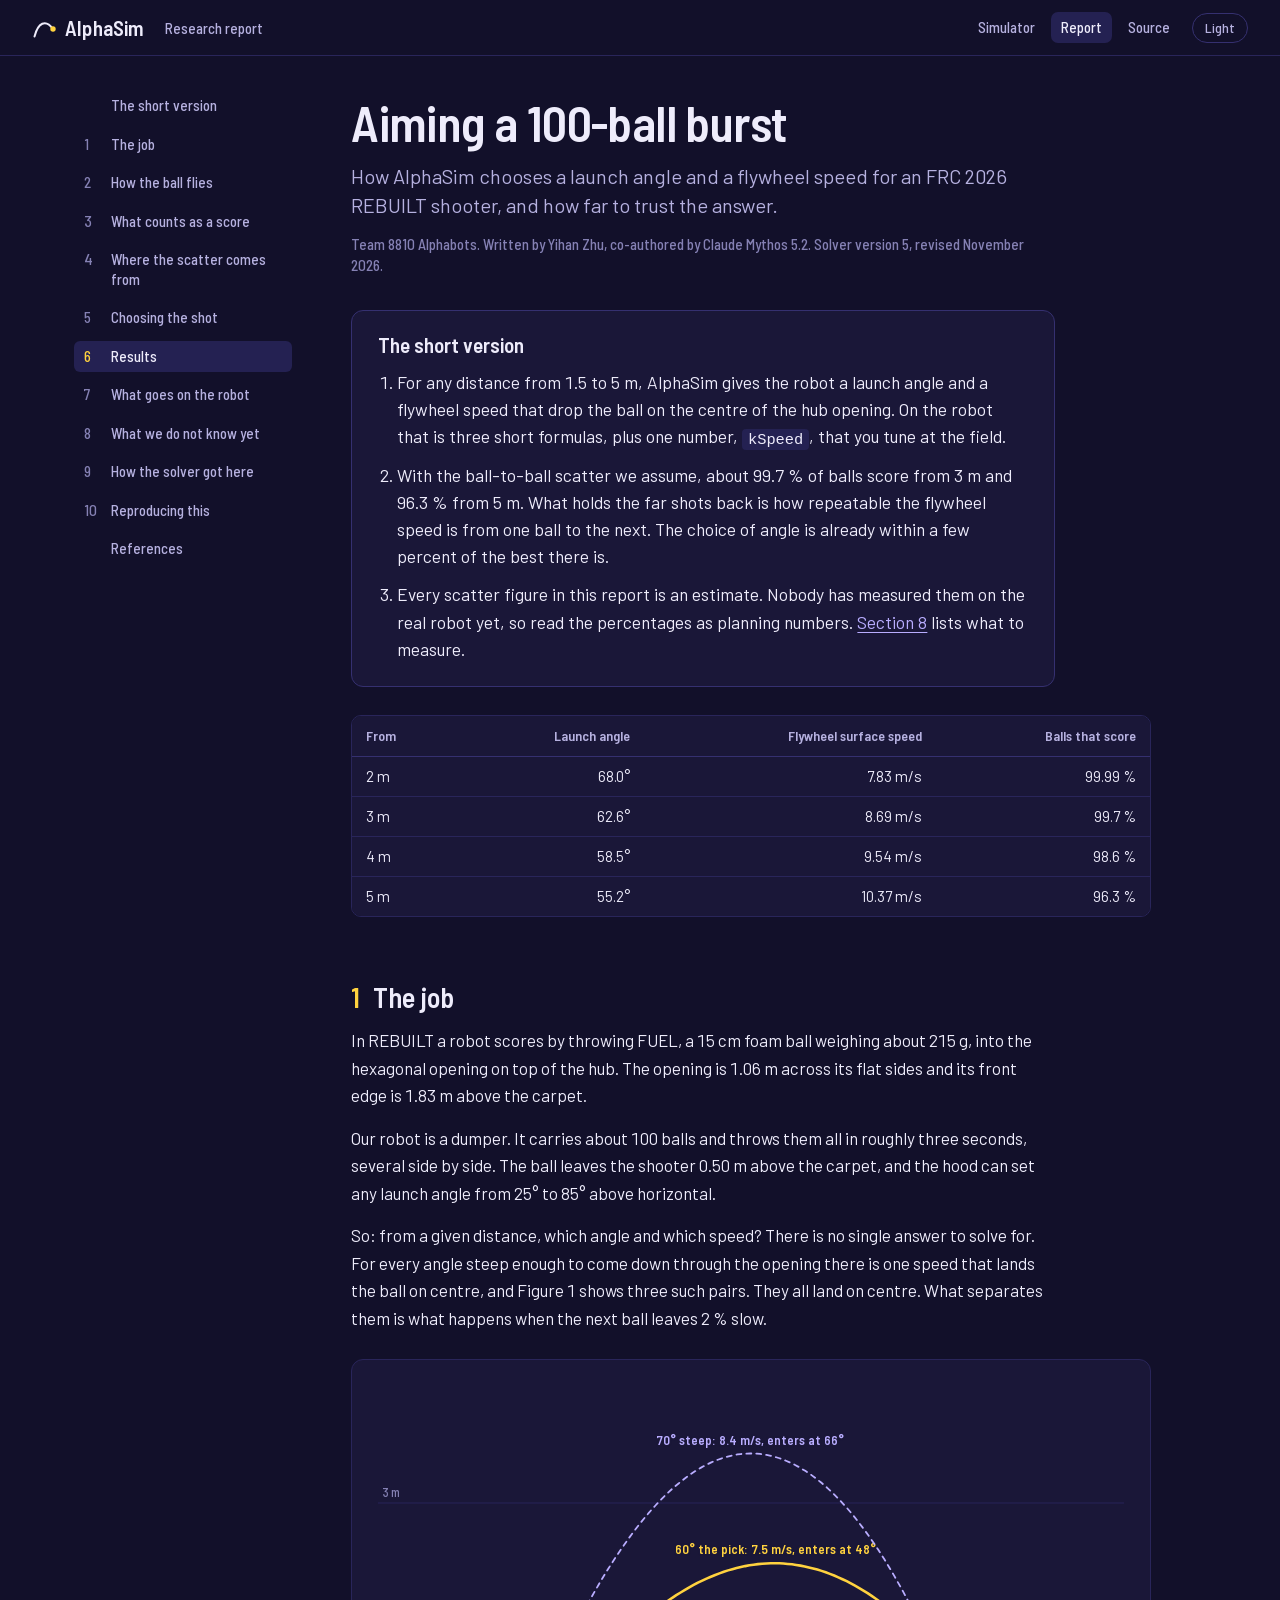
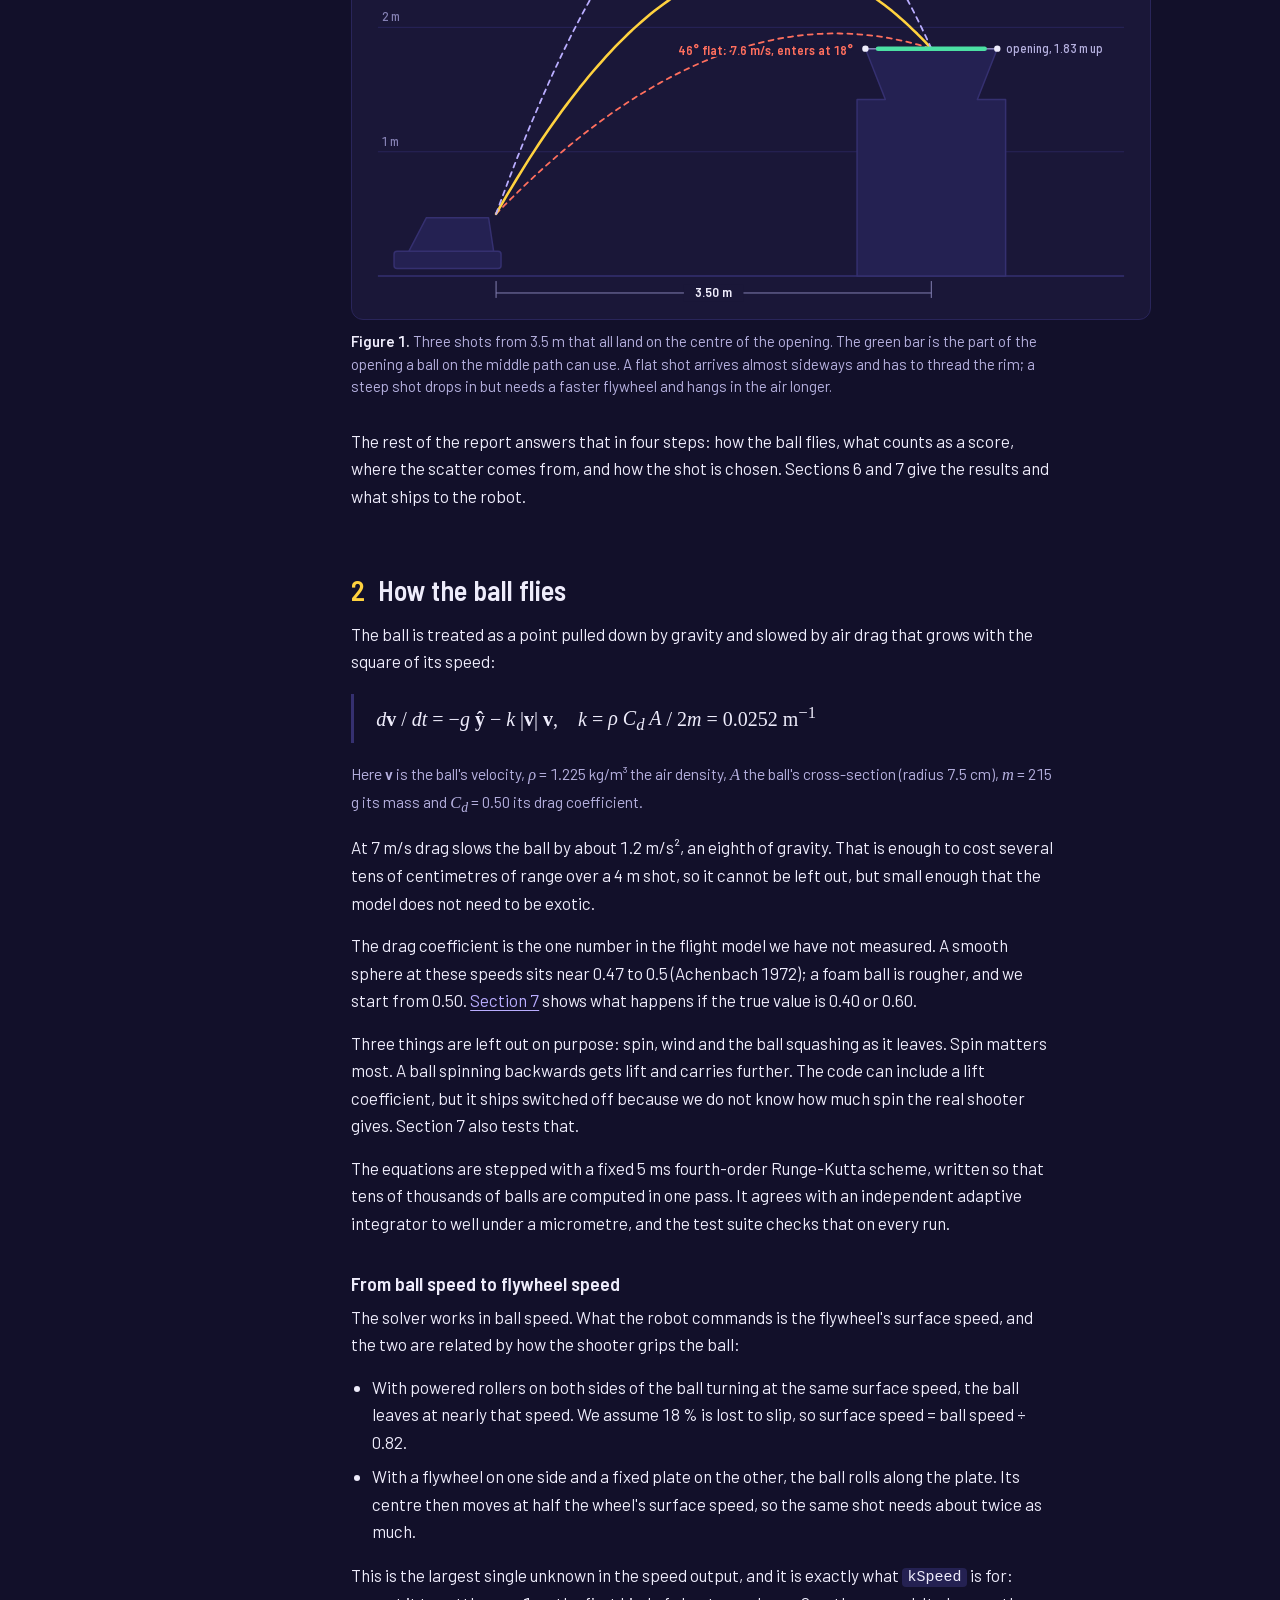
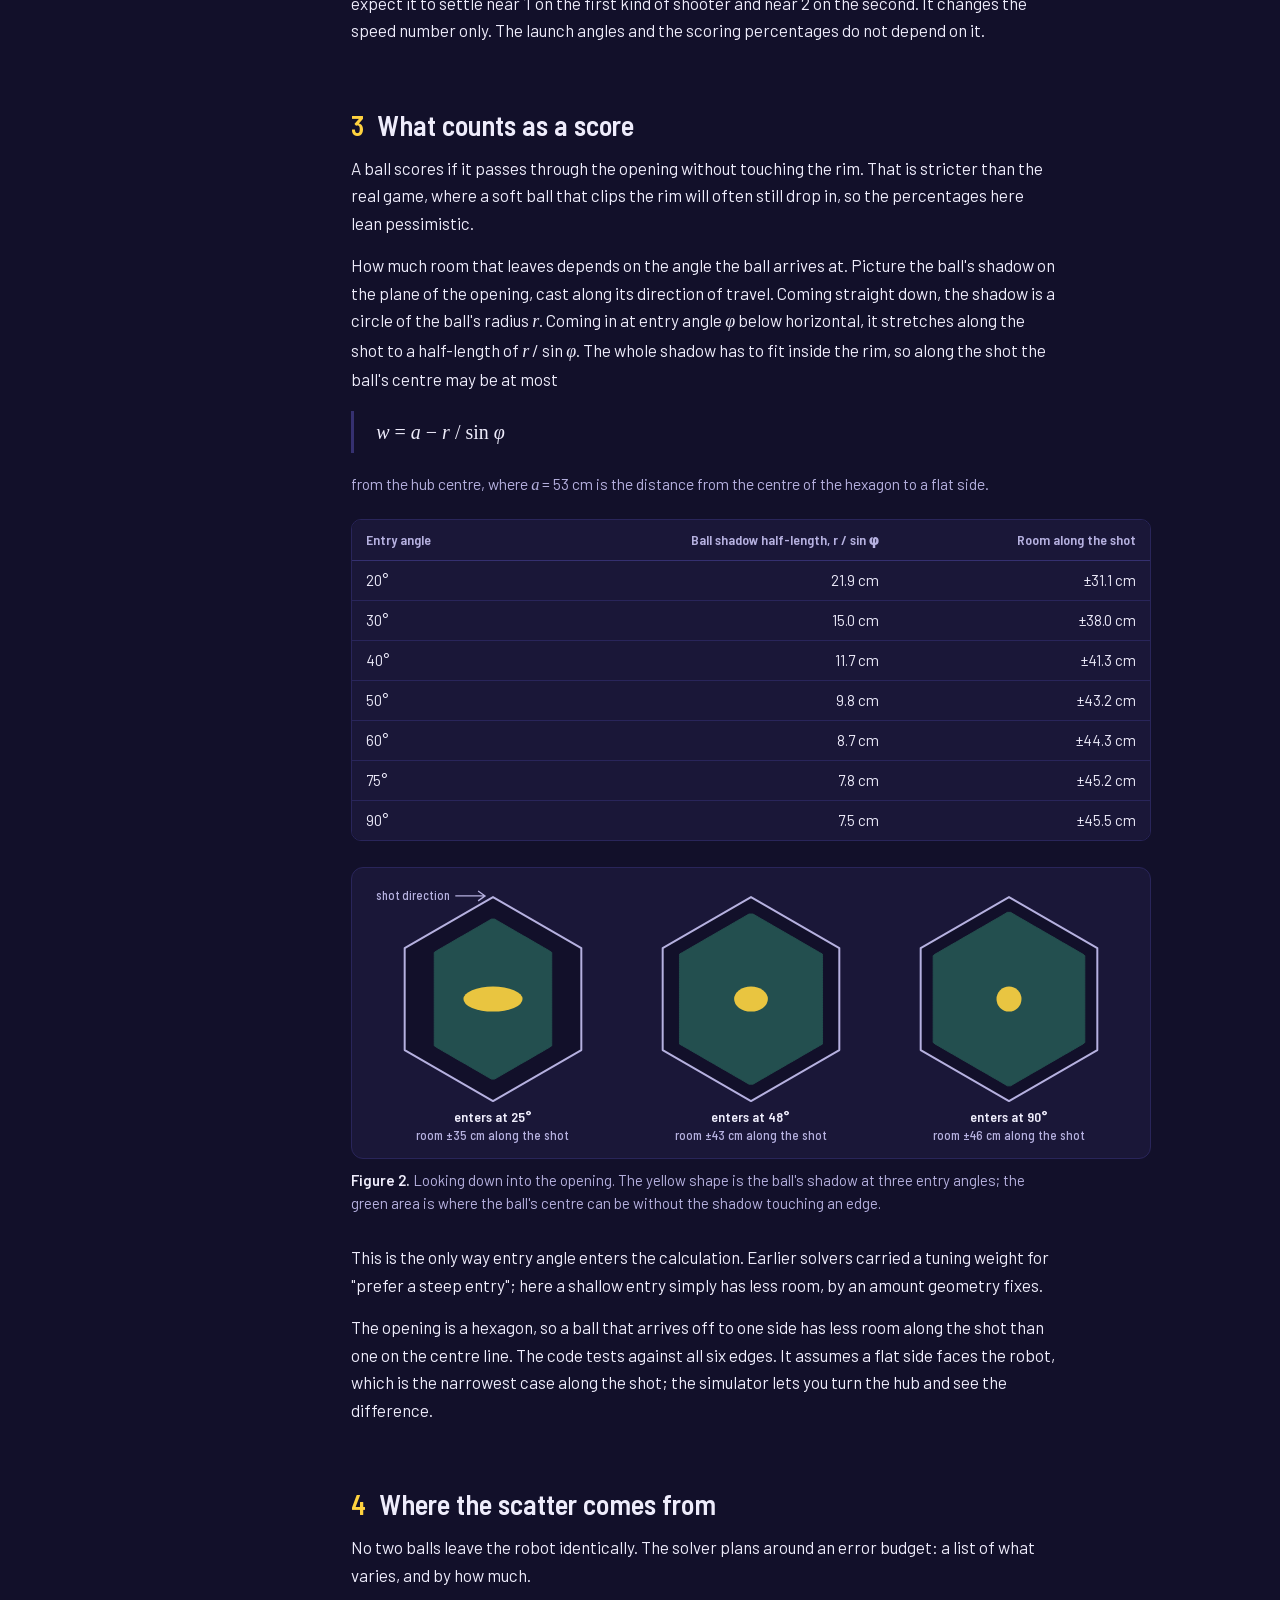
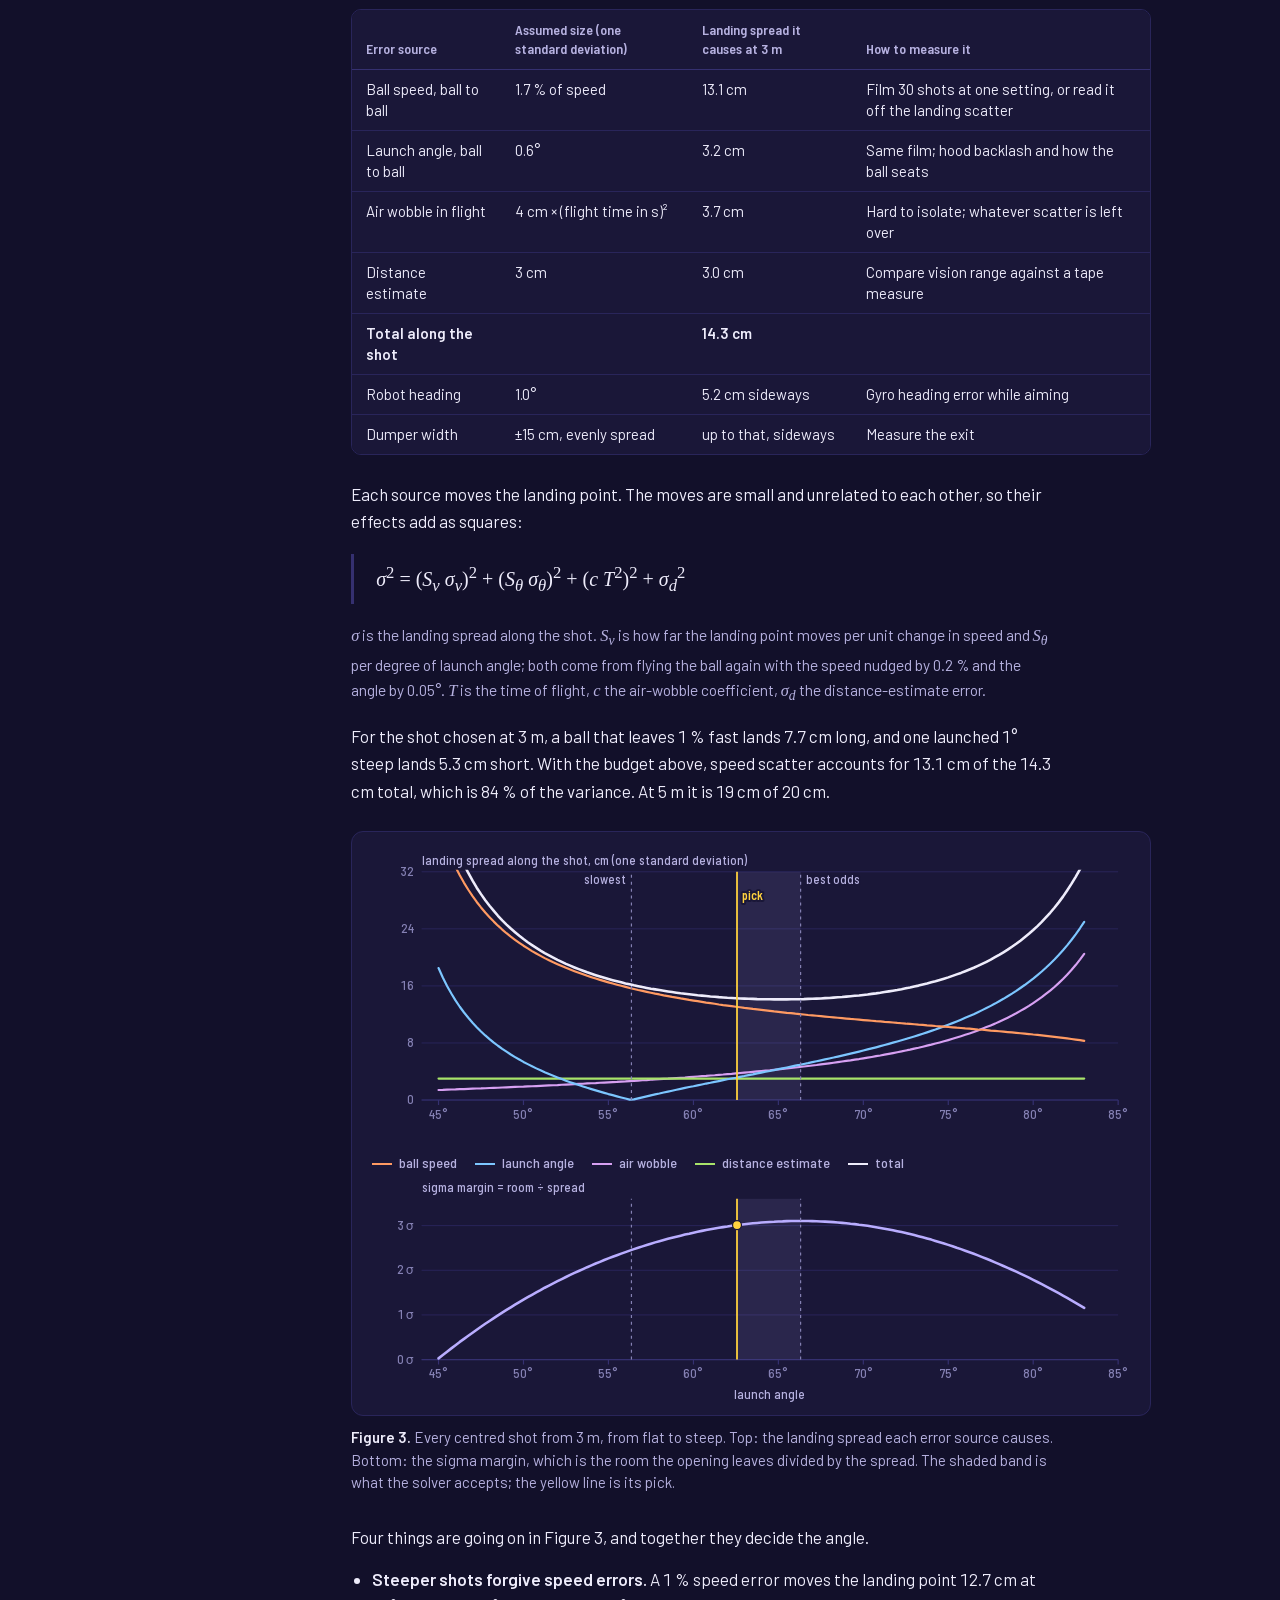
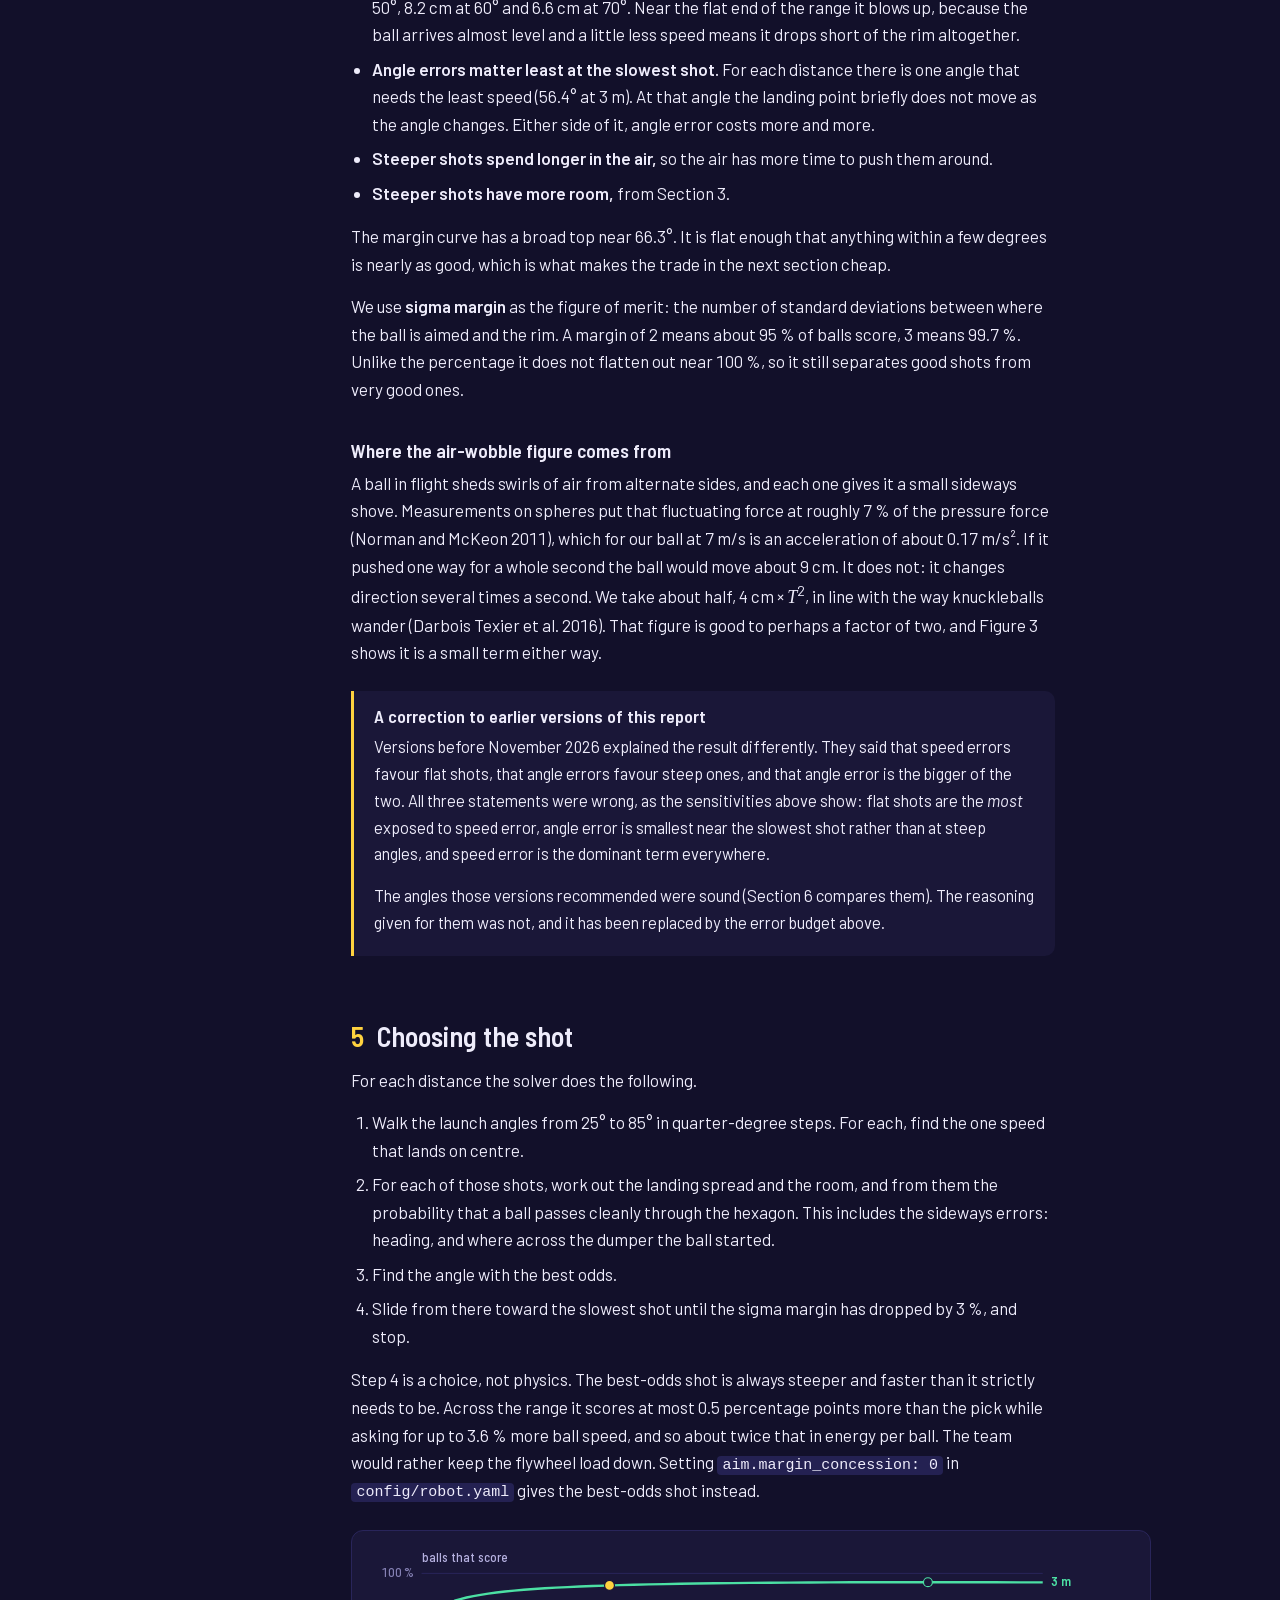
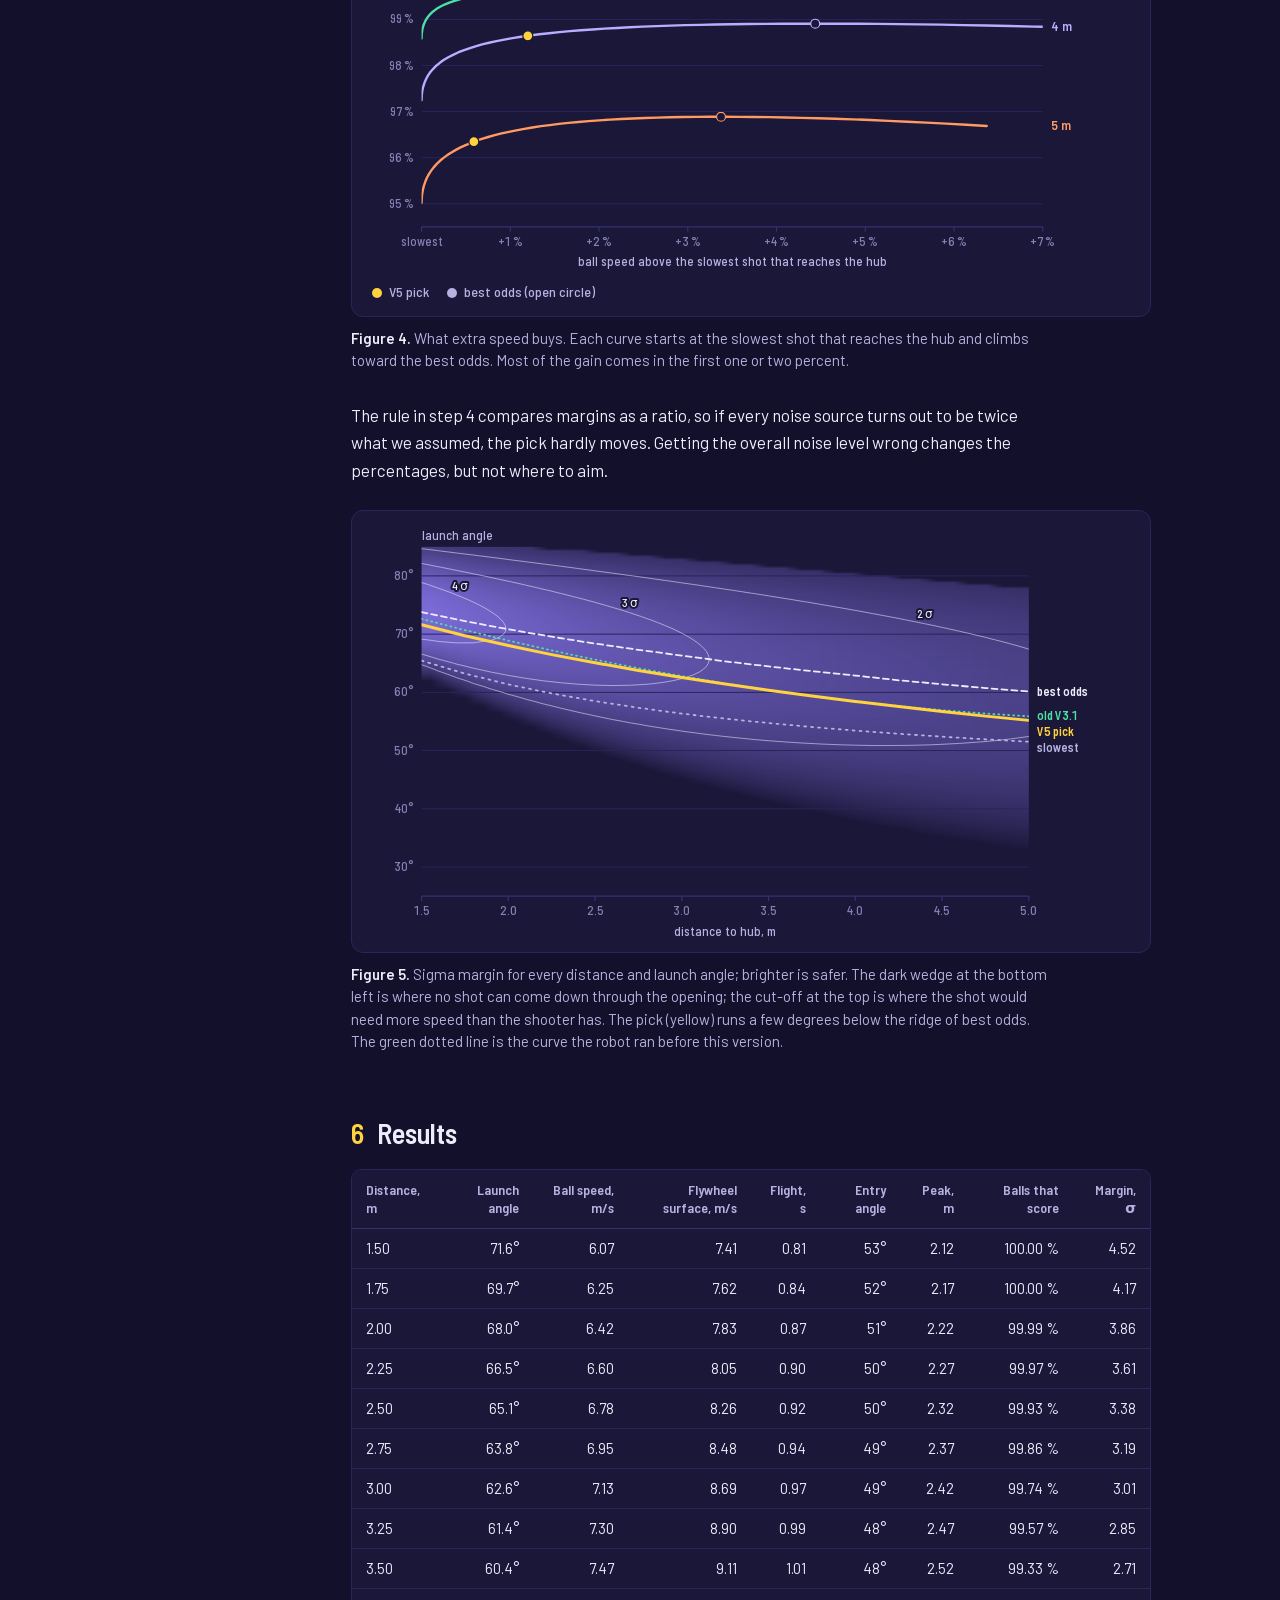
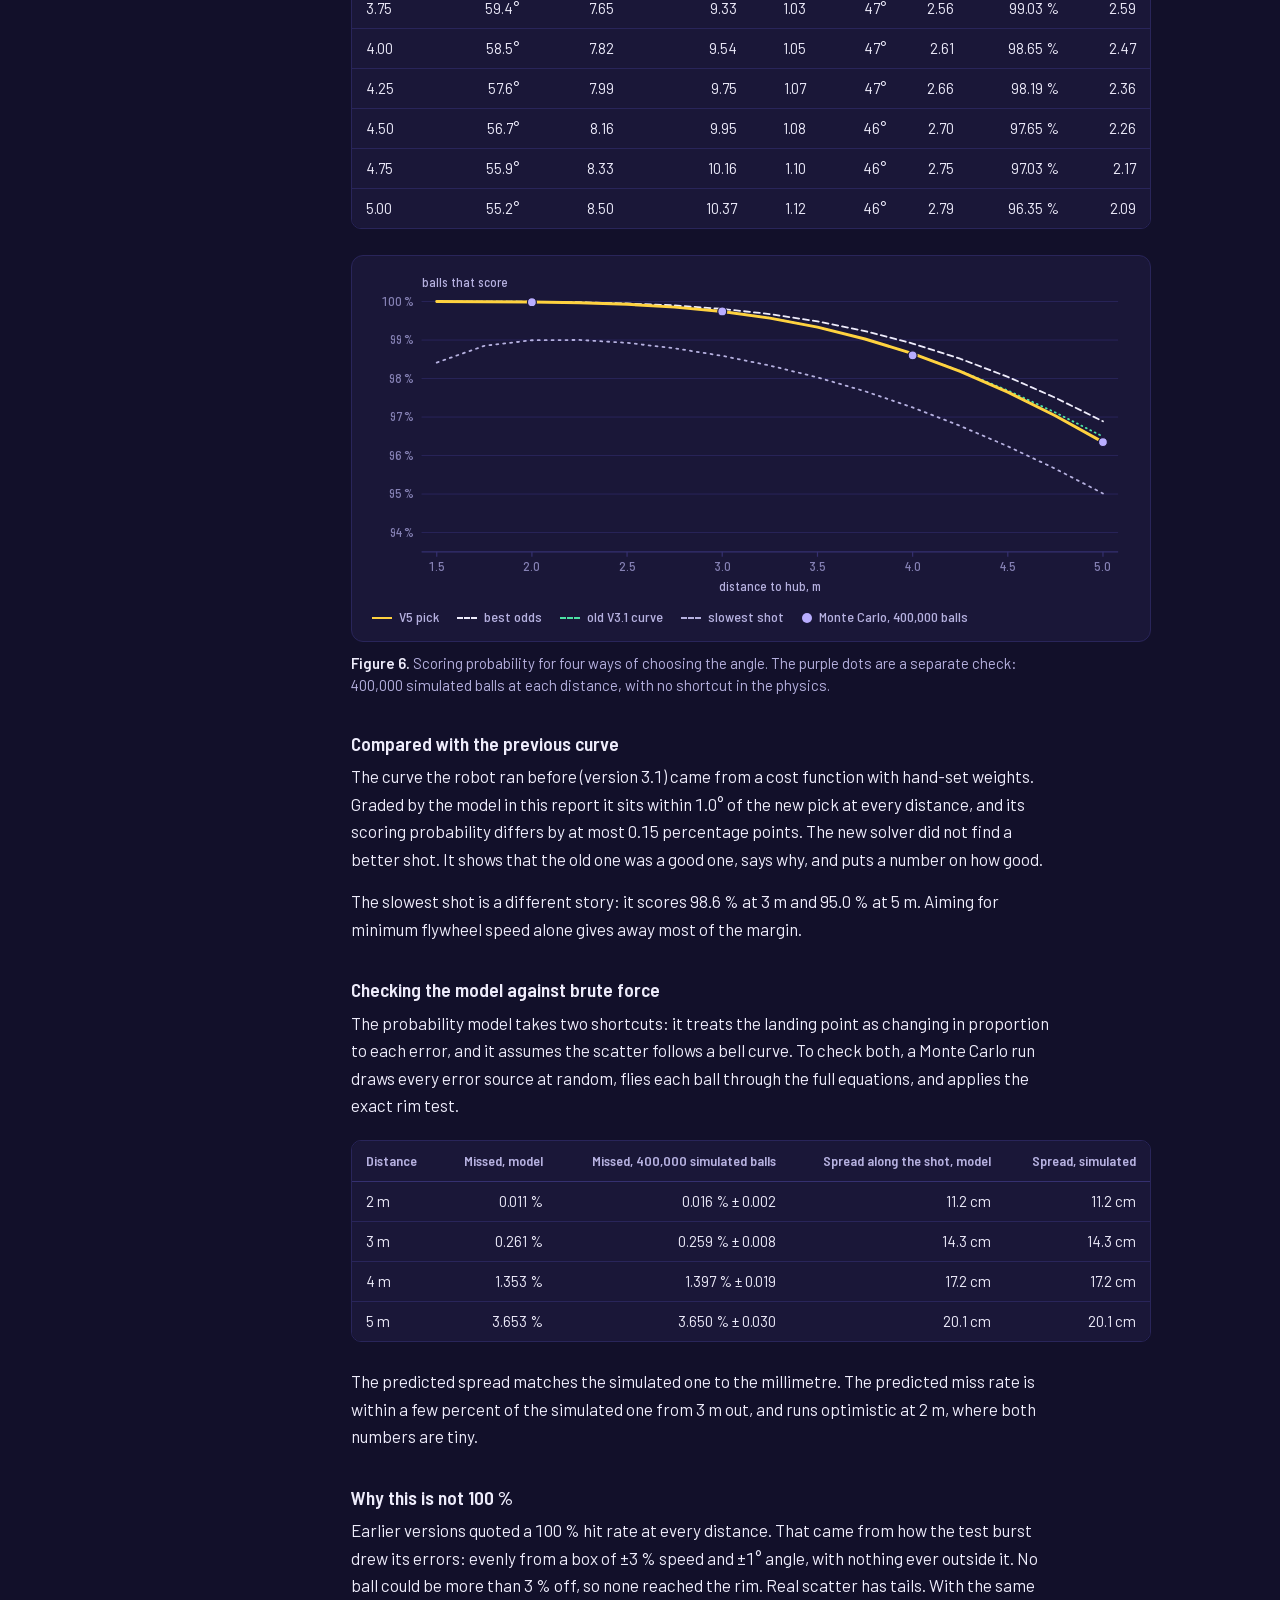
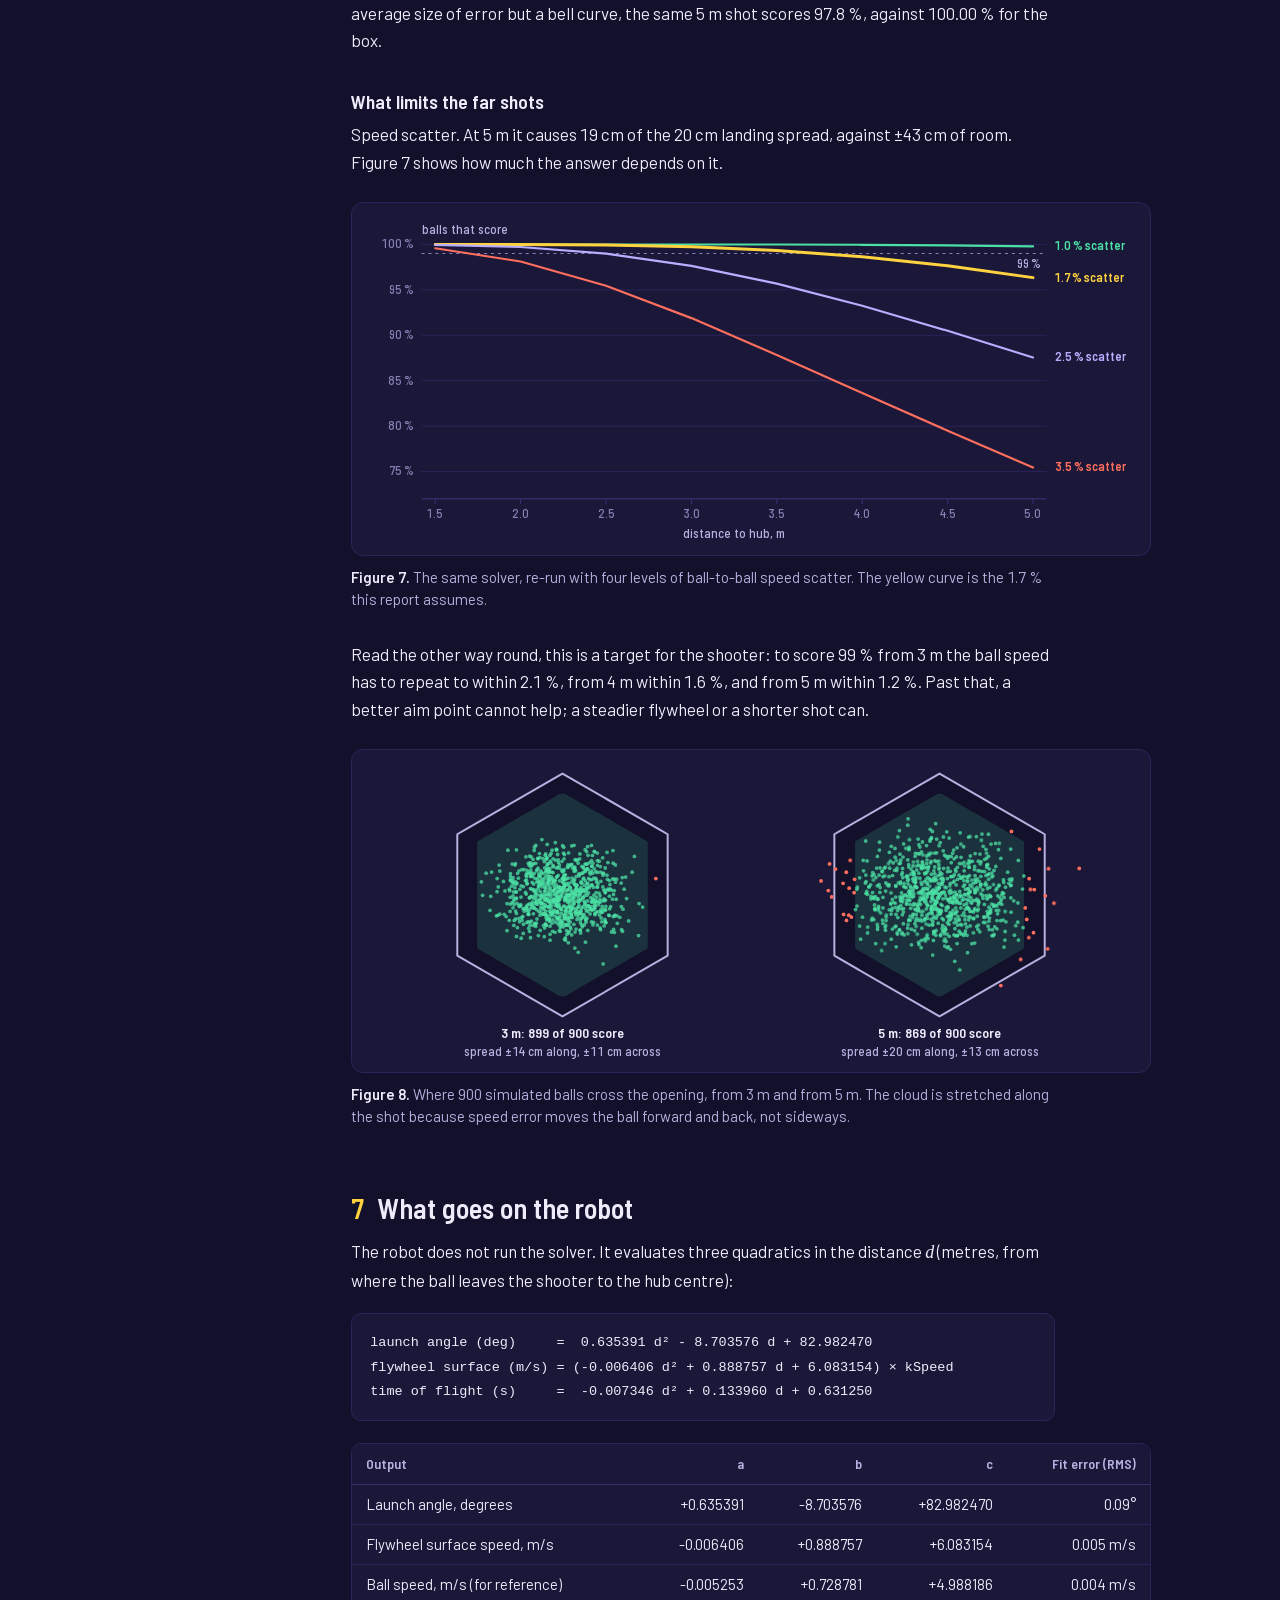
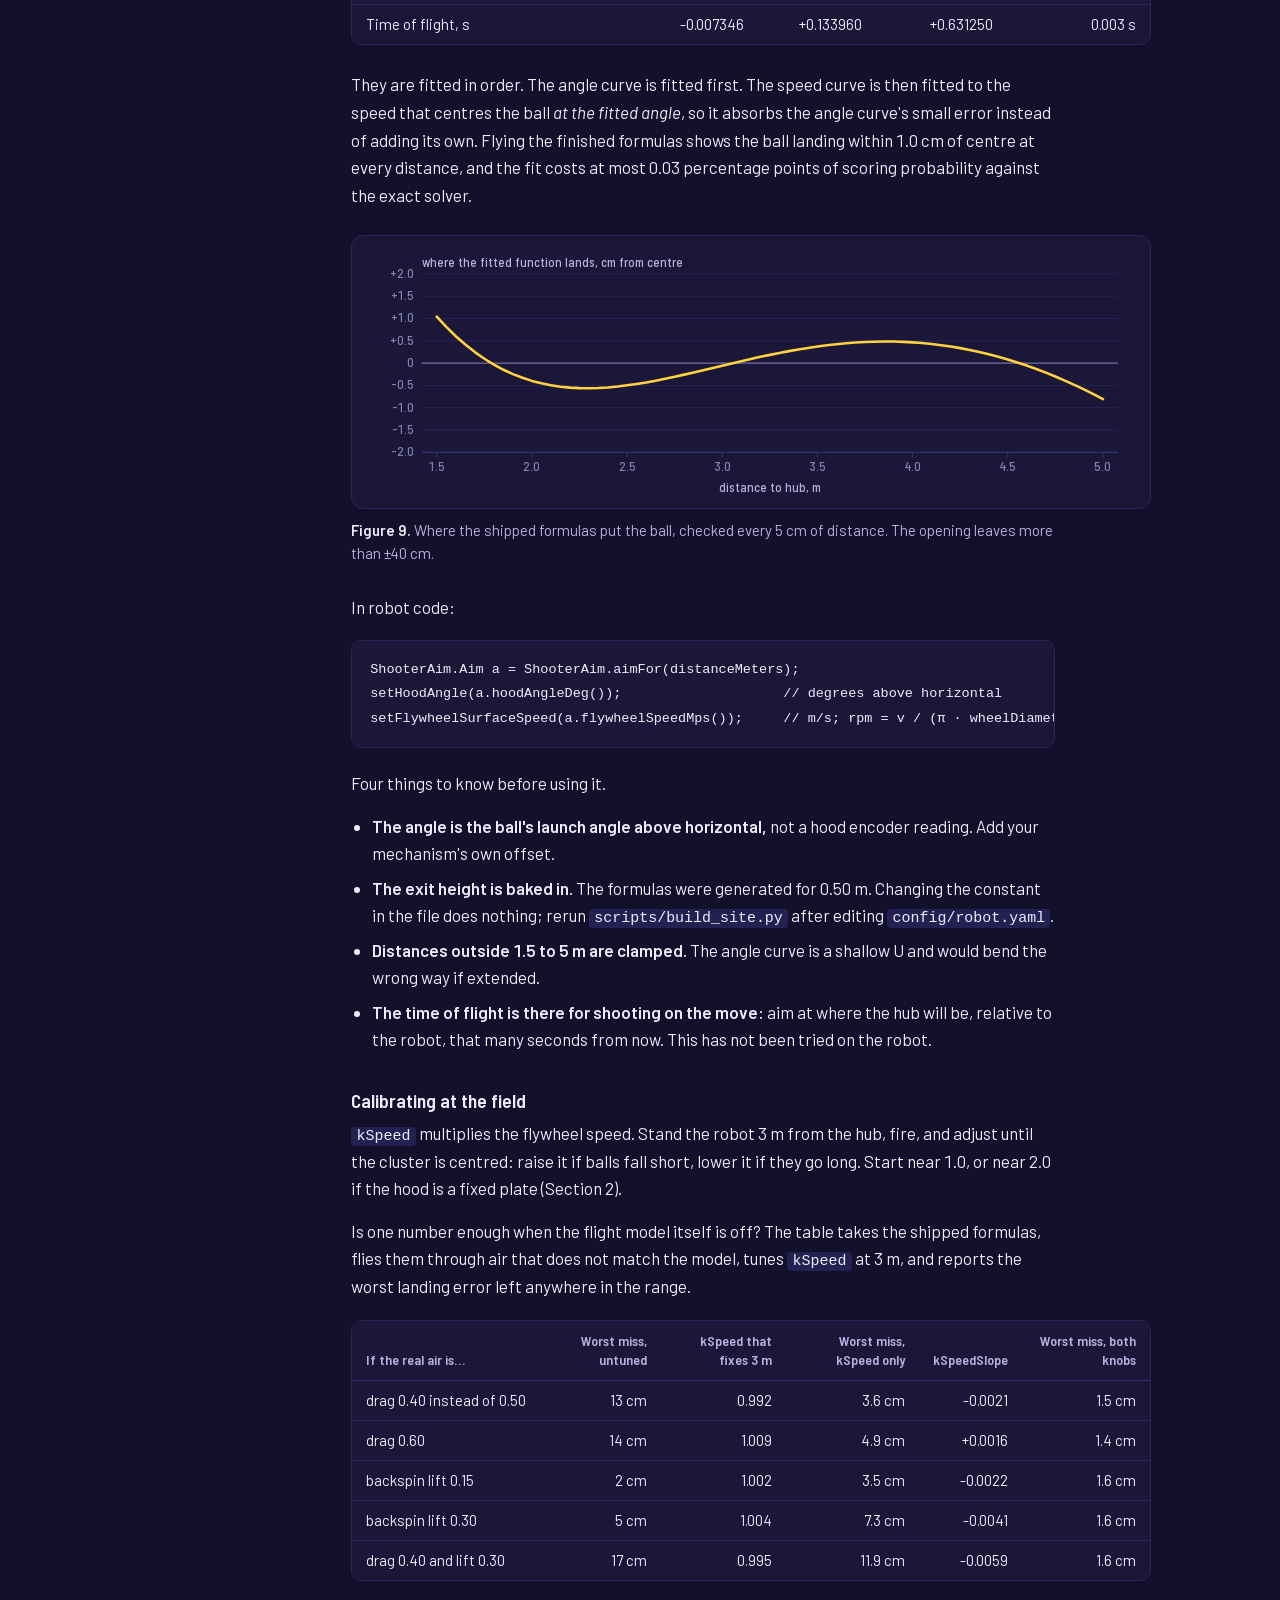
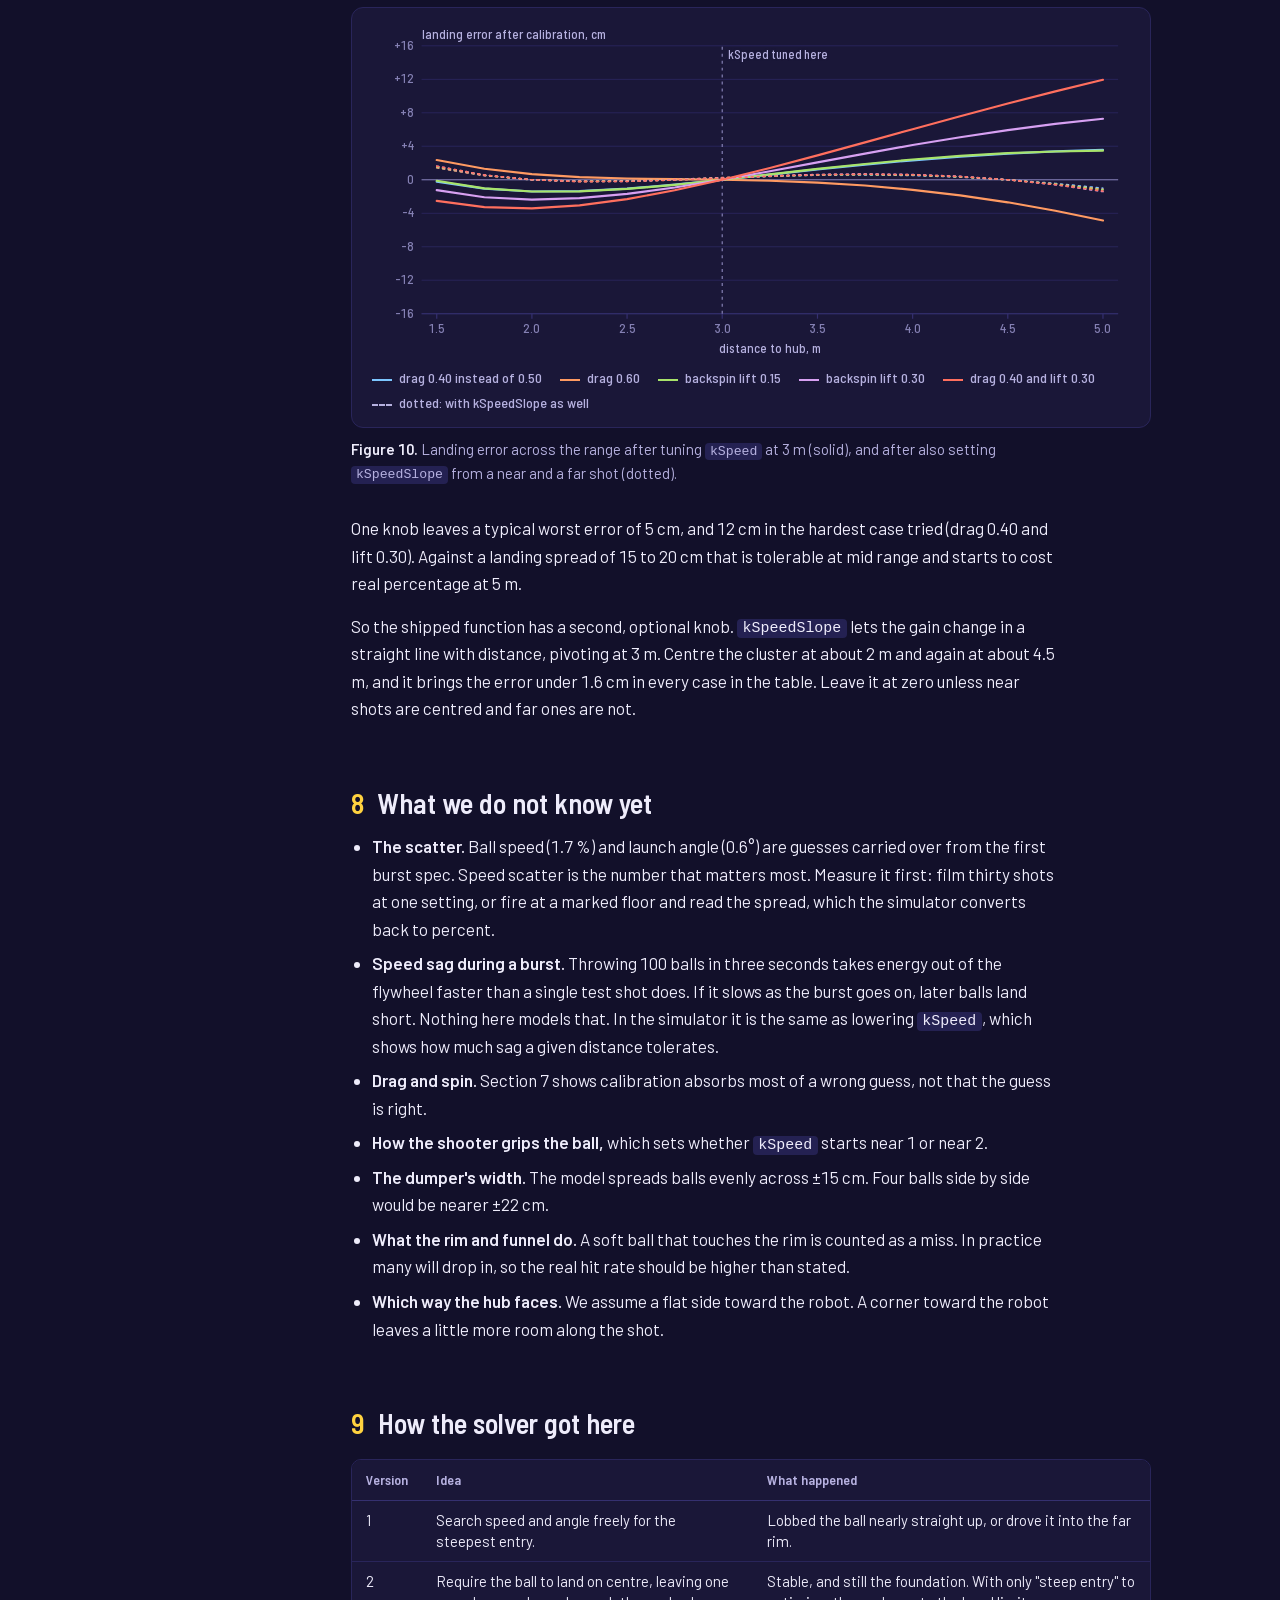
<file: research_report.html>
<!DOCTYPE html>
<html lang="en" data-theme="dark">
<head>
<meta charset="utf-8">
<meta name="viewport" content="width=device-width, initial-scale=1">
<title>Aiming a 100-ball burst - AlphaSim research report</title>
<meta name="description" content="How AlphaSim chooses a launch angle and flywheel speed for an FRC 2026 REBUILT shooter, and how far to trust the answer.">
<script>try{var t=localStorage.getItem('alphasim-theme');if(t)document.documentElement.dataset.theme=t}catch(e){}</script>
<style>/* Barlow, (c) The Barlow Project Authors, SIL Open Font License 1.1 */
@font-face{font-family:"Barlow";font-weight:400;font-style:normal;font-display:swap;src:url([data-uri]) format("woff2")}
@font-face{font-family:"Barlow";font-weight:400;font-style:italic;font-display:swap;src:url([data-uri]) format("woff2")}
@font-face{font-family:"Barlow";font-weight:600;font-style:normal;font-display:swap;src:url([data-uri]) format("woff2")}
@font-face{font-family:"Barlow Semi Condensed";font-weight:500;font-style:normal;font-display:swap;src:url([data-uri]) format("woff2")}
@font-face{font-family:"Barlow Semi Condensed";font-weight:600;font-style:normal;font-display:swap;src:url([data-uri]) format("woff2")}</style>
<style>/* AlphaSim shared tokens and base styles (simulator, report, landing page).
   Colour carries meaning and is used for nothing else:
     fuel   = the ball and its path          score = scores / usable opening
     miss   = misses                         accent = things you can operate
   The four src-* colours identify error sources wherever they appear. */
:root {
  color-scheme: dark;
  --ink-0: #12102a;            /* page */
  --ink-1: #1a1738;            /* panels */
  --ink-2: #242152;            /* raised / hover */
  --line: #353070;
  --line-soft: #29255a;
  --text: #eeecfb;
  --text-2: #b6b1e0;
  --text-3: #8581b4;
  --fuel: #ffd23f;
  --score: #4ce0a4;
  --miss: #ff6f5e;
  --accent: #b9adff;
  --accent-ink: #17143a;
  --src-speed: #ff9a62;
  --src-angle: #7cc6ff;
  --src-wake: #d7a0f2;
  --src-range: #a8e36a;
  --src-yaw: #f7a8c8;
  --shadow: 0 1px 0 rgba(255, 255, 255, .03) inset;
  --font-ui: "Barlow Semi Condensed", "Barlow", ui-sans-serif, system-ui, -apple-system,
             "Segoe UI", "PingFang SC", "Microsoft YaHei", sans-serif;
  --font-text: "Barlow", ui-sans-serif, system-ui, -apple-system, "Segoe UI", "PingFang SC",
               "Microsoft YaHei", sans-serif;
  --font-math: "STIX Two Text", "STIXGeneral", "Cambria Math", "Times New Roman", serif;
  --font-code: ui-monospace, "SF Mono", Menlo, Consolas, monospace;
}
:root[data-theme="light"] {
  color-scheme: light;
  --ink-0: #f2f0fb;
  --ink-1: #ffffff;
  --ink-2: #e9e5f9;
  --line: #cfc9ec;
  --line-soft: #e1ddf4;
  --text: #1b1838;
  --text-2: #514c85;
  --text-3: #7b76a8;
  --fuel: #b87400;
  --score: #0b8f60;
  --miss: #cf3b27;
  --accent: #5540d8;
  --accent-ink: #ffffff;
  --src-speed: #c85a17;
  --src-angle: #1f7fc4;
  --src-wake: #9a4fc9;
  --src-range: #4f9412;
  --src-yaw: #c4487e;
  --shadow: 0 1px 2px rgba(40, 30, 110, .07);
}

*, *::before, *::after { box-sizing: border-box; }
html { -webkit-text-size-adjust: 100%; text-size-adjust: 100%; }
body {
  margin: 0;
  background: var(--ink-0);
  color: var(--text);
  font: 400 16px/1.55 var(--font-text);
  font-variant-numeric: tabular-nums;
  -webkit-font-smoothing: antialiased;
}
a { color: var(--accent); text-underline-offset: .18em; }
a:hover { text-decoration-thickness: 2px; }
:focus-visible { outline: 2px solid var(--accent); outline-offset: 2px; border-radius: 4px; }
button { font: inherit; color: inherit; }

/* Top bar, identical on every page */
.bar {
  display: flex; align-items: center; gap: 20px;
  padding: 12px clamp(16px, 3vw, 32px);
  border-bottom: 1px solid var(--line-soft);
}
.wordmark {
  font: 600 21px/1 var(--font-ui); letter-spacing: .01em;
  color: var(--text); text-decoration: none; display: inline-flex; align-items: center; gap: 9px;
}
.wordmark svg { display: block; }
.bar .where { color: var(--text-2); font: 500 15px/1.2 var(--font-ui); }
.bar nav { margin-left: auto; display: flex; align-items: center; gap: 6px; }
.bar nav a {
  font: 500 15px/1 var(--font-ui); color: var(--text-2); text-decoration: none;
  padding: 8px 10px; border-radius: 7px;
}
.bar nav a:hover, .bar nav a[aria-current="page"] { color: var(--text); background: var(--ink-2); }
.theme-toggle {
  font: 500 14px/1 var(--font-ui); color: var(--text-2);
  background: none; border: 1px solid var(--line); border-radius: 999px;
  padding: 7px 12px; cursor: pointer; margin-left: 6px;
}
.theme-toggle:hover { color: var(--text); border-color: var(--text-3); }
@media (max-width: 560px) {
  .bar { gap: 10px; flex-wrap: wrap; }
  .bar .where { display: none; }
}
</style>
<style>
.doc { display: grid; grid-template-columns: 250px minmax(0, 1fr); max-width: 1180px; margin: 0 auto; }
.toc { position: sticky; top: 0; align-self: start; max-height: 100vh; overflow-y: auto; padding: 34px 8px 40px 24px; }
.toc ol { list-style: none; margin: 0; padding: 0; counter-reset: sec; }
.toc li { counter-increment: sec; }
.toc a {
  display: flex; gap: 10px; padding: 6px 10px; border-radius: 6px; text-decoration: none;
  font: 500 15px/1.3 var(--font-ui); color: var(--text-2);
}
.toc a::before { content: counter(sec); color: var(--text-3); min-width: 1.1em; }
.toc a:hover { color: var(--text); background: var(--ink-2); }
.toc a.on { color: var(--text); background: var(--ink-2); }
.toc a.on::before { color: var(--fuel); }
.toc .unnumbered { counter-increment: none; }
.toc .unnumbered a::before { content: ""; }

article { padding: 40px clamp(18px, 4vw, 56px) 96px; min-width: 0; }
article > * { max-width: 44rem; }
article > figure, article > .tablewrap, article > .wide { max-width: 50rem; }
h1 { font: 600 clamp(34px, 5vw, 50px)/1.04 var(--font-ui); letter-spacing: -.012em; margin: 0 0 14px; }
.standfirst { font-size: 20px; line-height: 1.45; color: var(--text-2); margin: 0 0 14px; }
.byline { font: 500 15px/1.4 var(--font-ui); color: var(--text-3); margin: 0 0 34px; }
h2 { font: 600 28px/1.15 var(--font-ui); margin: 64px 0 14px; scroll-margin-top: 18px; }
h2 .n { color: var(--fuel); margin-right: .45em; font-weight: 600; }
h3 { font: 600 19.5px/1.25 var(--font-ui); margin: 34px 0 8px; }
p, li { font-size: 17px; line-height: 1.62; }
p { margin: 0 0 15px; }
ul, ol { padding-left: 1.3em; margin: 0 0 16px; }
li { margin: 0 0 7px; }
strong, b { font-weight: 600; }
code { font: 500 .88em/1.4 var(--font-code); background: var(--ink-2); padding: .1em .36em; border-radius: 4px; }
pre { background: var(--ink-1); border: 1px solid var(--line-soft); border-radius: 10px; padding: 16px 18px; overflow-x: auto; margin: 18px 0 22px; }
pre code { background: none; padding: 0; font-size: 13.5px; line-height: 1.6; }
var, .m { font-family: var(--font-math); font-style: italic; font-size: 1.06em; }
.m { font-style: normal; }

.short { border: 1px solid var(--line); border-radius: 12px; background: var(--ink-1); padding: 22px 26px 12px; margin: 0 0 28px; }
.short h2 { margin: 0 0 12px; font-size: 21px; }
.short ol { padding-left: 1.2em; margin: 0; }
.short li { font-size: 17.5px; line-height: 1.55; margin-bottom: 11px; }

.eq { font: 400 20px/1.5 var(--font-math); text-align: left; padding: 6px 0 6px 22px; border-left: 3px solid var(--line); margin: 18px 0; overflow-x: auto; white-space: nowrap; }
.eq var { font-size: 1em; }
.where { color: var(--text-2); font-size: 15.5px; }

.note { border-left: 3px solid var(--fuel); background: var(--ink-1); padding: 14px 20px 6px; border-radius: 0 10px 10px 0; margin: 24px 0; }
.note h3 { margin: 0 0 6px; font-size: 18px; }
.note p { font-size: 16.5px; }

figure { margin: 26px 0 30px; }
figure .frame { background: var(--ink-1); border: 1px solid var(--line-soft); border-radius: 12px; padding: 14px 12px 10px; }
figcaption { font-size: 15px; line-height: 1.5; color: var(--text-2); margin-top: 10px; max-width: 44rem; }
figcaption b { color: var(--text); }
svg.fig { display: block; width: 100%; height: auto; overflow: visible; }
svg.fig text { font-family: var(--font-ui); }
svg.fig .tick { fill: var(--text-3); font-size: 12.5px; font-weight: 500; }
svg.fig .axlabel { fill: var(--text-2); font-size: 13px; font-weight: 500; }
svg.fig .grid { stroke: var(--line-soft); stroke-width: 1; }
svg.fig .axis { stroke: var(--line); stroke-width: 1.2; }
svg.fig .halo { paint-order: stroke; stroke: var(--ink-1); stroke-width: 4px; stroke-linejoin: round; }
.legend { display: flex; flex-wrap: wrap; gap: 4px 18px; font: 500 14px/1.5 var(--font-ui); color: var(--text-2); padding: 8px 8px 4px; }
.legend i { display: inline-block; vertical-align: middle; margin-right: 7px; }
.k-dot { width: 10px; height: 10px; border-radius: 50%; }
.k-box { width: 11px; height: 11px; border-radius: 2px; }
.k-line { width: 20px; height: 0; }

.tablewrap { overflow-x: auto; margin: 20px 0 26px; border: 1px solid var(--line-soft); border-radius: 10px; }
table { border-collapse: collapse; width: 100%; font: 400 15px/1.4 var(--font-text); background: var(--ink-1); }
th { font: 600 14px/1.3 var(--font-ui); color: var(--text-2); text-align: left; padding: 11px 14px; border-bottom: 1px solid var(--line); white-space: normal; vertical-align: bottom; }
td { padding: 9px 14px; border-top: 1px solid var(--line-soft); vertical-align: top; }
tbody tr:first-child td { border-top: 0; }
table.num td, table.num th { text-align: right; white-space: nowrap; }
table.num td:first-child, table.num th:first-child { text-align: left; }
table.num th { white-space: normal; }

.refs li { font-size: 15.5px; line-height: 1.5; }
.end { color: var(--text-3); font-size: 14.5px; margin-top: 56px; }

@media (max-width: 900px) {
  .doc { grid-template-columns: 1fr; }
  .toc { position: static; max-height: none; padding: 14px 16px 4px; border-bottom: 1px solid var(--line-soft); }
  .toc ol { display: flex; flex-wrap: wrap; gap: 2px 4px; }
  .toc a { padding: 5px 8px; font-size: 14px; }
  article { padding-top: 26px; }
  h2 { margin-top: 48px; }
}
@media print {
  .bar nav, .toc { display: none; }
  .doc { display: block; }
  :root { --ink-0: #fff; --ink-1: #fff; }
}
</style>
</head>
<body>
<header class="bar">
  <a class="wordmark" href="index.html" aria-label="AlphaSim home">
    <svg width="24" height="24" viewBox="0 0 24 24" aria-hidden="true"><path d="M2.5 20.5C6 7 13.5 2.5 21 13" fill="none" stroke="currentColor" stroke-width="2" stroke-linecap="round"/><circle cx="21" cy="13" r="2.7" fill="var(--fuel)"/></svg>
    AlphaSim
  </a>
  <span class="where">Research report</span>
  <nav aria-label="AlphaSim pages">
    <a href="shooter_sim.html">Simulator</a>
    <a href="research_report.html" aria-current="page">Report</a>
    <a href="https://github.com/Alphabots-8810/AlphaSim">Source</a>
    <button class="theme-toggle" id="theme" type="button">Light</button>
  </nav>
</header>

<div class="doc">
<nav class="toc" aria-label="Contents">
  <ol>
    <li class="unnumbered"><a href="#short">The short version</a></li>
    <li><a href="#job">The job</a></li>
    <li><a href="#flight">How the ball flies</a></li>
    <li><a href="#score">What counts as a score</a></li>
    <li><a href="#scatter">Where the scatter comes from</a></li>
    <li><a href="#choose">Choosing the shot</a></li>
    <li><a href="#results">Results</a></li>
    <li><a href="#robot">What goes on the robot</a></li>
    <li><a href="#unknown">What we do not know yet</a></li>
    <li><a href="#history">How the solver got here</a></li>
    <li><a href="#repro">Reproducing this</a></li>
    <li class="unnumbered"><a href="#refs">References</a></li>
  </ol>
</nav>

<article>
<h1>Aiming a 100-ball burst</h1>
<p class="standfirst">How AlphaSim chooses a launch angle and a flywheel speed for an FRC 2026 REBUILT shooter, and how far to trust the answer.</p>
<p class="byline">Team 8810 Alphabots. Written by Yihan Zhu, co-authored by Claude Mythos 5.2. Solver version 5, revised November 2026.</p>

<section class="short" id="short">
  <h2>The short version</h2>
  <ol>
    <li>For any distance from 1.5 to 5 m, AlphaSim gives the robot a launch angle and a flywheel speed that drop the ball on the centre of the hub opening. On the robot that is three short formulas, plus one number, <code>kSpeed</code>, that you tune at the field.</li>
    <li>With the ball-to-ball scatter we assume, about 99.7 % of balls score from 3 m and 96.3 % from 5 m. What holds the far shots back is how repeatable the flywheel speed is from one ball to the next. The choice of angle is already within a few percent of the best there is.</li>
    <li>Every scatter figure in this report is an estimate. Nobody has measured them on the real robot yet, so read the percentages as planning numbers. <a href="#unknown">Section 8</a> lists what to measure.</li>
  </ol>
</section>

<div class="tablewrap"><table class="num">
<thead><tr><th>From</th><th>Launch angle</th><th>Flywheel surface speed</th><th>Balls that score</th></tr></thead>
<tbody>
<tr><td>2 m</td><td>68.0°</td><td>7.83 m/s</td><td>99.99 %</td></tr>
<tr><td>3 m</td><td>62.6°</td><td>8.69 m/s</td><td>99.7 %</td></tr>
<tr><td>4 m</td><td>58.5°</td><td>9.54 m/s</td><td>98.6 %</td></tr>
<tr><td>5 m</td><td>55.2°</td><td>10.37 m/s</td><td>96.3 %</td></tr>
</tbody></table></div>

<h2 id="job"><span class="n">1</span>The job</h2>
<p>In REBUILT a robot scores by throwing FUEL, a 15 cm foam ball weighing about 215 g, into the hexagonal opening on top of the hub. The opening is 1.06 m across its flat sides and its front edge is 1.83 m above the carpet.</p>
<p>Our robot is a dumper. It carries about 100 balls and throws them all in roughly three seconds, several side by side. The ball leaves the shooter 0.50 m above the carpet, and the hood can set any launch angle from 25° to 85° above horizontal.</p>
<p>So: from a given distance, which angle and which speed? There is no single answer to solve for. For every angle steep enough to come down through the opening there is one speed that lands the ball on centre, and Figure 1 shows three such pairs. They all land on centre. What separates them is what happens when the next ball leaves 2 % slow.</p>

<figure>
  <div class="frame"><svg class="fig" viewBox="0 0 780 540" role="img" aria-label="Side view: three ways to land a ball on the hub centre from 3.5 m" preserveAspectRatio="xMidYMid meet"><title>Side view: three ways to land a ball on the hub centre from 3.5 m</title><clipPath id="plot1"><rect x="14" y="32" width="752" height="476"/></clipPath><desc>A flat, a middle and a steep trajectory, all landing on the centre of the opening.</desc><line x1="14" x2="766" y1="380.7" y2="380.7" stroke="var(--line-soft)" stroke-width="1"/><text class="lab" x="18.0" y="374.7" text-anchor="start" fill="var(--text-3)" font-weight="500" font-size="12.5">1 m</text><line x1="14" x2="766" y1="255.3" y2="255.3" stroke="var(--line-soft)" stroke-width="1"/><text class="lab" x="18.0" y="249.3" text-anchor="start" fill="var(--text-3)" font-weight="500" font-size="12.5">2 m</text><line x1="14" x2="766" y1="130.0" y2="130.0" stroke="var(--line-soft)" stroke-width="1"/><text class="lab" x="18.0" y="124.0" text-anchor="start" fill="var(--text-3)" font-weight="500" font-size="12.5">3 m</text><line x1="14" x2="766" y1="506.0" y2="506.0" stroke="var(--line)" stroke-width="1.5"/><polygon points="496.9,506.0 496.9,328.0 525.4,328.0 505.3,276.8 638.2,276.8 618.1,328.0 646.6,328.0 646.6,506.0" fill="var(--ink-2)" stroke="var(--line)" stroke-width="1.5" opacity="1.0" stroke-linejoin="round"/><rect x="30.3" y="480.9" width="107.8" height="17.5" rx="3" fill="var(--ink-2)" stroke="var(--line)" stroke-width="1.5"/><polygon points="45.3,480.9 62.9,447.1 125.5,447.1 130.6,480.9" fill="var(--ink-2)" stroke="var(--line)" stroke-width="1.5" opacity="1.0" stroke-linejoin="round"/><polyline clip-path="url(#plot1)" points="133.1,443.3 135.2,441.1 141.9,434.3 148.5,427.7 155.1,421.2 161.7,414.8 168.3,408.6 174.9,402.5 181.5,396.5 188.0,390.6 194.6,384.9 201.1,379.4 207.7,373.9 214.2,368.6 220.7,363.4 227.2,358.4 233.7,353.5 240.1,348.7 246.6,344.0 253.0,339.5 259.5,335.1 265.9,330.9 272.3,326.7 278.7,322.7 285.2,318.9 291.5,315.1 297.9,311.5 304.3,308.0 310.7,304.6 317.0,301.4 323.4,298.3 329.7,295.3 336.0,292.5 342.4,289.7 348.7,287.1 355.0,284.7 361.3,282.3 367.6,280.1 373.8,278.0 380.1,276.0 386.4,274.2 392.6,272.5 398.9,270.9 405.1,269.4 411.3,268.1 417.5,266.8 423.8,265.7 430.0,264.8 436.2,263.9 442.3,263.2 448.5,262.6 454.7,262.1 460.9,261.8 467.0,261.6 473.2,261.4 479.3,261.5 485.5,261.6 491.6,261.9 497.7,262.3 503.8,262.8 509.9,263.4 516.0,264.1 522.1,265.0 528.2,266.0 534.3,267.1 540.3,268.4 546.4,269.7 552.5,271.2 558.5,272.8 564.5,274.5 570.6,276.4 571.7,276.8" fill="none" stroke="var(--miss)" stroke-width="1.8" stroke-linejoin="round" stroke-linecap="round" stroke-dasharray="5 5"/><text class="lab halo" x="404.2" y="283.4" text-anchor="middle" fill="var(--miss)" font-weight="600" font-size="13">46° flat: 7.6 m/s, enters at 18°</text><polyline clip-path="url(#plot1)" points="133.1,443.3 135.2,439.6 139.8,431.6 144.5,423.7 149.1,416.0 153.7,408.4 158.3,400.9 162.8,393.6 167.4,386.4 172.0,379.3 176.5,372.4 181.1,365.6 185.6,359.0 190.2,352.5 194.7,346.1 199.2,339.8 203.8,333.7 208.3,327.7 212.8,321.9 217.3,316.1 221.8,310.6 226.2,305.1 230.7,299.8 235.2,294.6 239.7,289.5 244.1,284.6 248.6,279.7 253.0,275.1 257.5,270.5 261.9,266.1 266.3,261.8 270.7,257.6 275.2,253.6 279.6,249.7 284.0,245.9 288.4,242.2 292.8,238.7 297.2,235.3 301.6,232.0 306.0,228.9 310.3,225.8 314.7,222.9 319.1,220.2 323.5,217.5 327.8,215.0 332.2,212.6 336.5,210.3 340.9,208.2 345.2,206.2 349.6,204.3 353.9,202.5 358.2,200.9 362.6,199.3 366.9,197.9 371.2,196.7 375.5,195.5 379.8,194.5 384.1,193.6 388.4,192.8 392.7,192.2 397.0,191.6 401.3,191.2 405.6,190.9 409.9,190.8 414.2,190.7 418.5,190.8 422.7,191.0 427.0,191.4 431.3,191.8 435.5,192.4 439.8,193.1 444.1,193.9 448.3,194.9 452.6,195.9 456.8,197.1 461.1,198.4 465.3,199.8 469.5,201.4 473.8,203.1 478.0,204.9 482.2,206.8 486.4,208.8 490.6,211.0 494.8,213.3 499.1,215.7 503.3,218.2 507.5,220.8 511.6,223.6 515.8,226.5 520.0,229.5 524.2,232.6 528.4,235.8 532.6,239.2 536.7,242.7 540.9,246.3 545.0,250.0 549.2,253.8 553.3,257.8 557.5,261.8 561.6,266.0 565.8,270.3 569.9,274.8 571.7,276.8" fill="none" stroke="var(--fuel)" stroke-width="2.6" stroke-linejoin="round" stroke-linecap="round"/><text class="lab halo" x="414.2" y="181.7" text-anchor="middle" fill="var(--fuel)" font-weight="600" font-size="13">60° the pick: 7.5 m/s, enters at 48°</text><polyline clip-path="url(#plot1)" points="133.1,443.3 135.2,437.5 138.8,427.8 142.4,418.2 145.9,408.8 149.5,399.5 153.0,390.4 156.6,381.4 160.1,372.6 163.6,363.9 167.1,355.3 170.7,346.9 174.2,338.6 177.7,330.5 181.2,322.4 184.7,314.6 188.1,306.8 191.6,299.2 195.1,291.8 198.6,284.4 202.0,277.2 205.5,270.2 208.9,263.2 212.4,256.4 215.8,249.8 219.2,243.2 222.7,236.8 226.1,230.6 229.5,224.4 232.9,218.4 236.3,212.6 239.7,206.8 243.1,201.2 246.5,195.7 249.9,190.4 253.3,185.2 256.7,180.1 260.1,175.1 263.5,170.3 266.8,165.6 270.2,161.0 273.6,156.5 276.9,152.2 280.3,148.0 283.6,144.0 287.0,140.0 290.3,136.2 293.7,132.5 297.0,129.0 300.3,125.5 303.7,122.2 307.0,119.1 310.3,116.0 313.6,113.1 317.0,110.3 320.3,107.6 323.6,105.0 326.9,102.6 330.2,100.3 333.5,98.1 336.8,96.1 340.1,94.1 343.4,92.3 346.7,90.7 350.0,89.1 353.3,87.7 356.6,86.4 359.9,85.2 363.2,84.1 366.5,83.2 369.7,82.4 373.0,81.7 376.3,81.1 379.6,80.7 382.8,80.4 386.1,80.2 389.4,80.1 392.6,80.1 395.9,80.3 399.2,80.6 402.4,81.0 405.7,81.6 408.9,82.2 412.2,83.0 415.4,83.9 418.7,84.9 421.9,86.1 425.2,87.4 428.4,88.8 431.6,90.3 434.9,91.9 438.1,93.7 441.3,95.6 444.6,97.6 447.8,99.7 451.0,101.9 454.2,104.3 457.5,106.8 460.7,109.4 463.9,112.1 467.1,115.0 470.3,118.0 473.5,121.1 476.7,124.3 479.9,127.6 483.1,131.1 486.3,134.6 489.5,138.3 492.7,142.1 495.9,146.1 499.0,150.1 502.2,154.3 505.4,158.6 508.6,163.0 511.7,167.5 514.9,172.1 518.1,176.9 521.2,181.8 524.4,186.7 527.5,191.9 530.7,197.1 533.8,202.4 536.9,207.9 540.1,213.5 543.2,219.1 546.3,224.9 549.4,230.9 552.6,236.9 555.7,243.1 558.8,249.3 561.9,255.7 565.0,262.2 568.1,268.8 571.2,275.5 571.7,276.8" fill="none" stroke="var(--accent)" stroke-width="1.8" stroke-linejoin="round" stroke-linecap="round" stroke-dasharray="5 5"/><text class="lab halo" x="389.4" y="71.1" text-anchor="middle" fill="var(--accent)" font-weight="600" font-size="13">70° steep: 8.4 m/s, enters at 66°</text><line x1="505.3" x2="638.2" y1="276.8" y2="276.8" stroke="var(--text-3)" stroke-width="1.5"/><line x1="518.0" x2="625.5" y1="276.8" y2="276.8" stroke="var(--score)" stroke-width="4.5" stroke-linecap="round"/><circle cx="505.3" cy="276.8" r="3.2" fill="var(--text)"/><circle cx="638.2" cy="276.8" r="3.2" fill="var(--text)"/><text class="lab" x="647.2" y="280.8" text-anchor="start" fill="var(--text-2)" font-weight="500" font-size="12.5">opening, 1.83 m up</text><path d="M133.1 511.0V528.0M571.7 511.0V528.0M133.1 523.0H571.7" stroke="var(--text-3)" fill="none"/><rect x="322.4" y="514.0" width="60" height="18" fill="var(--ink-1)"/><text class="lab" x="352.4" y="527.5" text-anchor="middle" fill="var(--text)" font-weight="600" font-size="13">3.50 m</text></svg></div>
  <figcaption><b>Figure 1.</b> Three shots from 3.5 m that all land on the centre of the opening. The green bar is the part of the opening a ball on the middle path can use. A flat shot arrives almost sideways and has to thread the rim; a steep shot drops in but needs a faster flywheel and hangs in the air longer.</figcaption>
</figure>

<p>The rest of the report answers that in four steps: how the ball flies, what counts as a score, where the scatter comes from, and how the shot is chosen. Sections 6 and 7 give the results and what ships to the robot.</p>

<h2 id="flight"><span class="n">2</span>How the ball flies</h2>
<p>The ball is treated as a point pulled down by gravity and slowed by air drag that grows with the square of its speed:</p>
<p class="eq"><var>d</var><b>v</b> / <var>dt</var> = −<var>g</var> <b>ŷ</b> − <var>k</var> |<b>v</b>| <b>v</b>, &nbsp;&nbsp; <var>k</var> = <var>ρ C<sub>d</sub> A</var> / 2<var>m</var> = 0.0252 m<sup>−1</sup></p>
<p class="where">Here <b>v</b> is the ball's velocity, <var>ρ</var> = 1.225 kg/m³ the air density, <var>A</var> the ball's cross-section (radius 7.5 cm), <var>m</var> = 215 g its mass and <var>C<sub>d</sub></var> = 0.50 its drag coefficient.</p>
<p>At 7 m/s drag slows the ball by about 1.2 m/s², an eighth of gravity. That is enough to cost several tens of centimetres of range over a 4 m shot, so it cannot be left out, but small enough that the model does not need to be exotic.</p>
<p>The drag coefficient is the one number in the flight model we have not measured. A smooth sphere at these speeds sits near 0.47 to 0.5 (Achenbach 1972); a foam ball is rougher, and we start from 0.50. <a href="#robot">Section 7</a> shows what happens if the true value is 0.40 or 0.60.</p>
<p>Three things are left out on purpose: spin, wind and the ball squashing as it leaves. Spin matters most. A ball spinning backwards gets lift and carries further. The code can include a lift coefficient, but it ships switched off because we do not know how much spin the real shooter gives. Section 7 also tests that.</p>
<p>The equations are stepped with a fixed 5 ms fourth-order Runge-Kutta scheme, written so that tens of thousands of balls are computed in one pass. It agrees with an independent adaptive integrator to well under a micrometre, and the test suite checks that on every run.</p>

<h3>From ball speed to flywheel speed</h3>
<p>The solver works in ball speed. What the robot commands is the flywheel's surface speed, and the two are related by how the shooter grips the ball:</p>
<ul>
  <li>With powered rollers on both sides of the ball turning at the same surface speed, the ball leaves at nearly that speed. We assume 18 % is lost to slip, so surface speed = ball speed ÷ 0.82.</li>
  <li>With a flywheel on one side and a fixed plate on the other, the ball rolls along the plate. Its centre then moves at half the wheel's surface speed, so the same shot needs about twice as much.</li>
</ul>
<p>This is the largest single unknown in the speed output, and it is exactly what <code>kSpeed</code> is for: expect it to settle near 1 on the first kind of shooter and near 2 on the second. It changes the speed number only. The launch angles and the scoring percentages do not depend on it.</p>

<h2 id="score"><span class="n">3</span>What counts as a score</h2>
<p>A ball scores if it passes through the opening without touching the rim. That is stricter than the real game, where a soft ball that clips the rim will often still drop in, so the percentages here lean pessimistic.</p>
<p>How much room that leaves depends on the angle the ball arrives at. Picture the ball's shadow on the plane of the opening, cast along its direction of travel. Coming straight down, the shadow is a circle of the ball's radius <var>r</var>. Coming in at entry angle <var>φ</var> below horizontal, it stretches along the shot to a half-length of <var>r</var> / sin <var>φ</var>. The whole shadow has to fit inside the rim, so along the shot the ball's centre may be at most</p>
<p class="eq"><var>w</var> = <var>a</var> − <var>r</var> / sin <var>φ</var></p>
<p class="where">from the hub centre, where <var>a</var> = 53 cm is the distance from the centre of the hexagon to a flat side.</p>

<div class="tablewrap"><table class="num"><thead><tr><th>Entry angle</th><th>Ball shadow half-length, r / sin φ</th><th>Room along the shot</th></tr></thead><tbody><tr><td>20°</td><td>21.9 cm</td><td>±31.1 cm</td></tr><tr><td>30°</td><td>15.0 cm</td><td>±38.0 cm</td></tr><tr><td>40°</td><td>11.7 cm</td><td>±41.3 cm</td></tr><tr><td>50°</td><td>9.8 cm</td><td>±43.2 cm</td></tr><tr><td>60°</td><td>8.7 cm</td><td>±44.3 cm</td></tr><tr><td>75°</td><td>7.8 cm</td><td>±45.2 cm</td></tr><tr><td>90°</td><td>7.5 cm</td><td>±45.5 cm</td></tr></tbody></table></div>

<figure>
  <div class="frame"><svg class="fig" viewBox="0 0 780 268" role="img" aria-label="Looking down into the opening at three entry angles"><title>The usable part of the opening shrinks as the entry gets shallower</title><polygon points="219.0,66.6 130.0,15.2 41.0,66.6 41.0,169.4 130.0,220.8 219.0,169.4" fill="var(--ink-0)" stroke="var(--text-2)" stroke-width="2" opacity="1.0" stroke-linejoin="round"/><polygon points="128.5,198.6 125.6,197.0 122.7,195.3 119.8,193.6 116.9,191.9 114.0,190.2 111.1,188.6 108.2,186.9 105.3,185.2 102.4,183.5 99.4,181.8 96.5,180.2 93.6,178.5 90.7,176.8 87.8,175.1 84.9,173.4 82.0,171.8 79.1,170.1 76.2,168.4 73.3,166.7 70.8,165.0 70.8,163.4 70.8,161.7 70.8,160.0 70.8,158.3 70.8,156.6 70.8,155.0 70.8,153.3 70.8,151.6 70.8,149.9 70.8,148.2 70.8,146.6 70.8,144.9 70.8,143.2 70.8,141.5 70.8,139.8 70.8,138.2 70.8,136.5 70.8,134.8 70.8,133.1 70.8,131.4 70.8,129.8 70.8,128.1 70.8,126.4 70.8,124.7 70.8,123.0 70.8,121.4 70.8,119.7 70.8,118.0 70.8,116.3 70.8,114.6 70.8,113.0 70.8,111.3 70.8,109.6 70.8,107.9 70.8,106.2 70.8,104.6 70.8,102.9 70.8,101.2 70.8,99.5 70.8,97.8 70.8,96.2 70.8,94.5 70.8,92.8 70.8,91.1 70.8,89.4 70.8,87.8 70.8,86.1 70.8,84.4 70.8,82.7 70.8,81.0 70.8,79.4 70.8,77.7 70.8,76.0 70.8,74.3 70.8,72.6 70.8,71.0 73.3,69.3 76.2,67.6 79.1,65.9 82.0,64.2 84.9,62.6 87.8,60.9 90.7,59.2 93.6,57.5 96.5,55.8 99.4,54.2 102.4,52.5 105.3,50.8 108.2,49.1 111.1,47.4 114.0,45.8 116.9,44.1 119.8,42.4 122.7,40.7 125.6,39.0 128.5,37.4 131.5,37.4 134.4,39.0 137.3,40.7 140.2,42.4 143.1,44.1 146.0,45.8 148.9,47.4 151.8,49.1 154.7,50.8 157.6,52.5 160.6,54.2 163.5,55.8 166.4,57.5 169.3,59.2 172.2,60.9 175.1,62.6 178.0,64.2 180.9,65.9 183.8,67.6 186.7,69.3 189.2,71.0 189.2,72.6 189.2,74.3 189.2,76.0 189.2,77.7 189.2,79.4 189.2,81.0 189.2,82.7 189.2,84.4 189.2,86.1 189.2,87.8 189.2,89.4 189.2,91.1 189.2,92.8 189.2,94.5 189.2,96.2 189.2,97.8 189.2,99.5 189.2,101.2 189.2,102.9 189.2,104.6 189.2,106.2 189.2,107.9 189.2,109.6 189.2,111.3 189.2,113.0 189.2,114.6 189.2,116.3 189.2,118.0 189.2,119.7 189.2,121.4 189.2,123.0 189.2,124.7 189.2,126.4 189.2,128.1 189.2,129.8 189.2,131.4 189.2,133.1 189.2,134.8 189.2,136.5 189.2,138.2 189.2,139.8 189.2,141.5 189.2,143.2 189.2,144.9 189.2,146.6 189.2,148.2 189.2,149.9 189.2,151.6 189.2,153.3 189.2,155.0 189.2,156.6 189.2,158.3 189.2,160.0 189.2,161.7 189.2,163.4 189.2,165.0 186.7,166.7 183.8,168.4 180.9,170.1 178.0,171.8 175.1,173.4 172.2,175.1 169.3,176.8 166.4,178.5 163.5,180.2 160.6,181.8 157.6,183.5 154.7,185.2 151.8,186.9 148.9,188.6 146.0,190.2 143.1,191.9 140.2,193.6 137.3,195.3 134.4,197.0 131.5,198.6" fill="var(--score)" stroke="var(--score)" stroke-width="1" opacity="0.3" stroke-linejoin="round"/><ellipse cx="130" cy="118" rx="29.8" ry="12.6" fill="var(--fuel)" opacity="0.9"/><text class="lab" x="130" y="242" text-anchor="middle" fill="var(--text)" font-weight="600" font-size="14">enters at 25°</text><text class="lab" x="130" y="260" text-anchor="middle" fill="var(--text-2)" font-size="13">room ±35 cm along the shot</text><polygon points="479.0,66.6 390.0,15.2 301.0,66.6 301.0,169.4 390.0,220.8 479.0,169.4" fill="var(--ink-0)" stroke="var(--text-2)" stroke-width="2" opacity="1.0" stroke-linejoin="round"/><polygon points="388.0,203.7 385.0,202.0 382.1,200.3 379.2,198.6 376.3,197.0 373.4,195.3 370.5,193.6 367.6,191.9 364.7,190.2 361.8,188.6 358.9,186.9 355.9,185.2 353.0,183.5 350.1,181.8 347.2,180.2 344.3,178.5 341.4,176.8 338.5,175.1 335.6,173.4 332.7,171.8 329.8,170.1 326.9,168.4 323.9,166.7 321.0,165.0 318.1,163.4 317.9,161.7 317.9,160.0 317.9,158.3 317.9,156.6 317.9,155.0 317.9,153.3 317.9,151.6 317.9,149.9 317.9,148.2 317.9,146.6 317.9,144.9 317.9,143.2 317.9,141.5 317.9,139.8 317.9,138.2 317.9,136.5 317.9,134.8 317.9,133.1 317.9,131.4 317.9,129.8 317.9,128.1 317.9,126.4 317.9,124.7 317.9,123.0 317.9,121.4 317.9,119.7 317.9,118.0 317.9,116.3 317.9,114.6 317.9,113.0 317.9,111.3 317.9,109.6 317.9,107.9 317.9,106.2 317.9,104.6 317.9,102.9 317.9,101.2 317.9,99.5 317.9,97.8 317.9,96.2 317.9,94.5 317.9,92.8 317.9,91.1 317.9,89.4 317.9,87.8 317.9,86.1 317.9,84.4 317.9,82.7 317.9,81.0 317.9,79.4 317.9,77.7 317.9,76.0 317.9,74.3 318.1,72.6 321.0,71.0 323.9,69.3 326.9,67.6 329.8,65.9 332.7,64.2 335.6,62.6 338.5,60.9 341.4,59.2 344.3,57.5 347.2,55.8 350.1,54.2 353.0,52.5 355.9,50.8 358.9,49.1 361.8,47.4 364.7,45.8 367.6,44.1 370.5,42.4 373.4,40.7 376.3,39.0 379.2,37.4 382.1,35.7 385.0,34.0 388.0,32.3 392.0,32.3 395.0,34.0 397.9,35.7 400.8,37.4 403.7,39.0 406.6,40.7 409.5,42.4 412.4,44.1 415.3,45.8 418.2,47.4 421.1,49.1 424.1,50.8 427.0,52.5 429.9,54.2 432.8,55.8 435.7,57.5 438.6,59.2 441.5,60.9 444.4,62.6 447.3,64.2 450.2,65.9 453.1,67.6 456.1,69.3 459.0,71.0 461.9,72.6 462.1,74.3 462.1,76.0 462.1,77.7 462.1,79.4 462.1,81.0 462.1,82.7 462.1,84.4 462.1,86.1 462.1,87.8 462.1,89.4 462.1,91.1 462.1,92.8 462.1,94.5 462.1,96.2 462.1,97.8 462.1,99.5 462.1,101.2 462.1,102.9 462.1,104.6 462.1,106.2 462.1,107.9 462.1,109.6 462.1,111.3 462.1,113.0 462.1,114.6 462.1,116.3 462.1,118.0 462.1,119.7 462.1,121.4 462.1,123.0 462.1,124.7 462.1,126.4 462.1,128.1 462.1,129.8 462.1,131.4 462.1,133.1 462.1,134.8 462.1,136.5 462.1,138.2 462.1,139.8 462.1,141.5 462.1,143.2 462.1,144.9 462.1,146.6 462.1,148.2 462.1,149.9 462.1,151.6 462.1,153.3 462.1,155.0 462.1,156.6 462.1,158.3 462.1,160.0 462.1,161.7 461.9,163.4 459.0,165.0 456.1,166.7 453.1,168.4 450.2,170.1 447.3,171.8 444.4,173.4 441.5,175.1 438.6,176.8 435.7,178.5 432.8,180.2 429.9,181.8 427.0,183.5 424.1,185.2 421.1,186.9 418.2,188.6 415.3,190.2 412.4,191.9 409.5,193.6 406.6,195.3 403.7,197.0 400.8,198.6 397.9,200.3 395.0,202.0 392.0,203.7" fill="var(--score)" stroke="var(--score)" stroke-width="1" opacity="0.3" stroke-linejoin="round"/><ellipse cx="390" cy="118" rx="17.0" ry="12.6" fill="var(--fuel)" opacity="0.9"/><text class="lab" x="390" y="242" text-anchor="middle" fill="var(--text)" font-weight="600" font-size="14">enters at 48°</text><text class="lab" x="390" y="260" text-anchor="middle" fill="var(--text-2)" font-size="13">room ±43 cm along the shot</text><polygon points="739.0,66.6 650.0,15.2 561.0,66.6 561.0,169.4 650.0,220.8 739.0,169.4" fill="var(--ink-0)" stroke="var(--text-2)" stroke-width="2" opacity="1.0" stroke-linejoin="round"/><polygon points="648.4,205.4 645.5,203.7 642.6,202.0 639.7,200.3 636.8,198.6 633.9,197.0 631.0,195.3 628.1,193.6 625.2,191.9 622.2,190.2 619.3,188.6 616.4,186.9 613.5,185.2 610.6,183.5 607.7,181.8 604.8,180.2 601.9,178.5 599.0,176.8 596.1,175.1 593.1,173.4 590.2,171.8 587.3,170.1 584.4,168.4 581.5,166.7 578.6,165.0 575.7,163.4 573.6,161.7 573.6,160.0 573.6,158.3 573.6,156.6 573.6,155.0 573.6,153.3 573.6,151.6 573.6,149.9 573.6,148.2 573.6,146.6 573.6,144.9 573.6,143.2 573.6,141.5 573.6,139.8 573.6,138.2 573.6,136.5 573.6,134.8 573.6,133.1 573.6,131.4 573.6,129.8 573.6,128.1 573.6,126.4 573.6,124.7 573.6,123.0 573.6,121.4 573.6,119.7 573.6,118.0 573.6,116.3 573.6,114.6 573.6,113.0 573.6,111.3 573.6,109.6 573.6,107.9 573.6,106.2 573.6,104.6 573.6,102.9 573.6,101.2 573.6,99.5 573.6,97.8 573.6,96.2 573.6,94.5 573.6,92.8 573.6,91.1 573.6,89.4 573.6,87.8 573.6,86.1 573.6,84.4 573.6,82.7 573.6,81.0 573.6,79.4 573.6,77.7 573.6,76.0 573.6,74.3 575.7,72.6 578.6,71.0 581.5,69.3 584.4,67.6 587.3,65.9 590.2,64.2 593.1,62.6 596.1,60.9 599.0,59.2 601.9,57.5 604.8,55.8 607.7,54.2 610.6,52.5 613.5,50.8 616.4,49.1 619.3,47.4 622.2,45.8 625.2,44.1 628.1,42.4 631.0,40.7 633.9,39.0 636.8,37.4 639.7,35.7 642.6,34.0 645.5,32.3 648.4,30.6 651.6,30.6 654.5,32.3 657.4,34.0 660.3,35.7 663.2,37.4 666.1,39.0 669.0,40.7 671.9,42.4 674.8,44.1 677.8,45.8 680.7,47.4 683.6,49.1 686.5,50.8 689.4,52.5 692.3,54.2 695.2,55.8 698.1,57.5 701.0,59.2 703.9,60.9 706.9,62.6 709.8,64.2 712.7,65.9 715.6,67.6 718.5,69.3 721.4,71.0 724.3,72.6 726.4,74.3 726.4,76.0 726.4,77.7 726.4,79.4 726.4,81.0 726.4,82.7 726.4,84.4 726.4,86.1 726.4,87.8 726.4,89.4 726.4,91.1 726.4,92.8 726.4,94.5 726.4,96.2 726.4,97.8 726.4,99.5 726.4,101.2 726.4,102.9 726.4,104.6 726.4,106.2 726.4,107.9 726.4,109.6 726.4,111.3 726.4,113.0 726.4,114.6 726.4,116.3 726.4,118.0 726.4,119.7 726.4,121.4 726.4,123.0 726.4,124.7 726.4,126.4 726.4,128.1 726.4,129.8 726.4,131.4 726.4,133.1 726.4,134.8 726.4,136.5 726.4,138.2 726.4,139.8 726.4,141.5 726.4,143.2 726.4,144.9 726.4,146.6 726.4,148.2 726.4,149.9 726.4,151.6 726.4,153.3 726.4,155.0 726.4,156.6 726.4,158.3 726.4,160.0 726.4,161.7 724.3,163.4 721.4,165.0 718.5,166.7 715.6,168.4 712.7,170.1 709.8,171.8 706.9,173.4 703.9,175.1 701.0,176.8 698.1,178.5 695.2,180.2 692.3,181.8 689.4,183.5 686.5,185.2 683.6,186.9 680.7,188.6 677.8,190.2 674.8,191.9 671.9,193.6 669.0,195.3 666.1,197.0 663.2,198.6 660.3,200.3 657.4,202.0 654.5,203.7 651.6,205.4" fill="var(--score)" stroke="var(--score)" stroke-width="1" opacity="0.3" stroke-linejoin="round"/><ellipse cx="650" cy="118" rx="12.6" ry="12.6" fill="var(--fuel)" opacity="0.9"/><text class="lab" x="650" y="242" text-anchor="middle" fill="var(--text)" font-weight="600" font-size="14">enters at 90°</text><text class="lab" x="650" y="260" text-anchor="middle" fill="var(--text-2)" font-size="13">room ±46 cm along the shot</text><text class="lab" x="12" y="18" fill="var(--text-2)" font-size="12.5">shot direction</text><path d="M92 14h30m-7 -5l7 5l-7 5" stroke="var(--text-2)" fill="none" stroke-width="1.3"/></svg></div>
  <figcaption><b>Figure 2.</b> Looking down into the opening. The yellow shape is the ball's shadow at three entry angles; the green area is where the ball's centre can be without the shadow touching an edge.</figcaption>
</figure>

<p>This is the only way entry angle enters the calculation. Earlier solvers carried a tuning weight for "prefer a steep entry"; here a shallow entry simply has less room, by an amount geometry fixes.</p>
<p>The opening is a hexagon, so a ball that arrives off to one side has less room along the shot than one on the centre line. The code tests against all six edges. It assumes a flat side faces the robot, which is the narrowest case along the shot; the simulator lets you turn the hub and see the difference.</p>

<h2 id="scatter"><span class="n">4</span>Where the scatter comes from</h2>
<p>No two balls leave the robot identically. The solver plans around an error budget: a list of what varies, and by how much.</p>

<div class="tablewrap"><table class=""><thead><tr><th>Error source</th><th>Assumed size (one standard deviation)</th><th>Landing spread it causes at 3 m</th><th>How to measure it</th></tr></thead><tbody><tr><td>Ball speed, ball to ball</td><td>1.7 % of speed</td><td>13.1 cm</td><td>Film 30 shots at one setting, or read it off the landing scatter</td></tr><tr><td>Launch angle, ball to ball</td><td>0.6°</td><td>3.2 cm</td><td>Same film; hood backlash and how the ball seats</td></tr><tr><td>Air wobble in flight</td><td>4 cm × (flight time in s)²</td><td>3.7 cm</td><td>Hard to isolate; whatever scatter is left over</td></tr><tr><td>Distance estimate</td><td>3 cm</td><td>3.0 cm</td><td>Compare vision range against a tape measure</td></tr><tr><td><b>Total along the shot</b></td><td></td><td><b>14.3 cm</b></td><td></td></tr><tr><td>Robot heading</td><td>1.0°</td><td>5.2 cm sideways</td><td>Gyro heading error while aiming</td></tr><tr><td>Dumper width</td><td>±15 cm, evenly spread</td><td>up to that, sideways</td><td>Measure the exit</td></tr></tbody></table></div>

<p>Each source moves the landing point. The moves are small and unrelated to each other, so their effects add as squares:</p>
<p class="eq"><var>σ</var><sup>2</sup> = (<var>S<sub>v</sub> σ<sub>v</sub></var>)<sup>2</sup> + (<var>S<sub>θ</sub> σ<sub>θ</sub></var>)<sup>2</sup> + (<var>c T</var><sup>2</sup>)<sup>2</sup> + <var>σ<sub>d</sub></var><sup>2</sup></p>
<p class="where"><var>σ</var> is the landing spread along the shot. <var>S<sub>v</sub></var> is how far the landing point moves per unit change in speed and <var>S<sub>θ</sub></var> per degree of launch angle; both come from flying the ball again with the speed nudged by 0.2 % and the angle by 0.05°. <var>T</var> is the time of flight, <var>c</var> the air-wobble coefficient, <var>σ<sub>d</sub></var> the distance-estimate error.</p>

<p>For the shot chosen at 3 m, a ball that leaves 1 % fast lands 7.7 cm long, and one launched 1° steep lands 5.3 cm short. With the budget above, speed scatter accounts for 13.1 cm of the 14.3 cm total, which is 84 % of the variance. At 5 m it is 19 cm of 20 cm.</p>

<figure>
  <div class="frame"><svg class="fig" viewBox="0 0 780 300" role="img" aria-label="Landing spread by cause against launch angle at 3.0 m" preserveAspectRatio="xMidYMid meet"><title>Landing spread by cause against launch angle at 3.0 m</title><clipPath id="plot2"><rect x="58" y="24" width="702" height="234"/></clipPath><line class="grid" x1="58" x2="760" y1="256.0" y2="256.0"/><text class="tick" x="50" y="260.0" text-anchor="end">0</text><line class="grid" x1="58" x2="760" y1="198.5" y2="198.5"/><text class="tick" x="50" y="202.5" text-anchor="end">8</text><line class="grid" x1="58" x2="760" y1="141.0" y2="141.0"/><text class="tick" x="50" y="145.0" text-anchor="end">16</text><line class="grid" x1="58" x2="760" y1="83.5" y2="83.5"/><text class="tick" x="50" y="87.5" text-anchor="end">24</text><line class="grid" x1="58" x2="760" y1="26.0" y2="26.0"/><text class="tick" x="50" y="30.0" text-anchor="end">32</text><line class="axis" x1="75.1" x2="75.1" y1="256" y2="261"/><text class="tick" x="75.1" y="275" text-anchor="middle">45°</text><line class="axis" x1="160.7" x2="160.7" y1="256" y2="261"/><text class="tick" x="160.7" y="275" text-anchor="middle">50°</text><line class="axis" x1="246.3" x2="246.3" y1="256" y2="261"/><text class="tick" x="246.3" y="275" text-anchor="middle">55°</text><line class="axis" x1="332.0" x2="332.0" y1="256" y2="261"/><text class="tick" x="332.0" y="275" text-anchor="middle">60°</text><line class="axis" x1="417.6" x2="417.6" y1="256" y2="261"/><text class="tick" x="417.6" y="275" text-anchor="middle">65°</text><line class="axis" x1="503.2" x2="503.2" y1="256" y2="261"/><text class="tick" x="503.2" y="275" text-anchor="middle">70°</text><line class="axis" x1="588.8" x2="588.8" y1="256" y2="261"/><text class="tick" x="588.8" y="275" text-anchor="middle">75°</text><line class="axis" x1="674.4" x2="674.4" y1="256" y2="261"/><text class="tick" x="674.4" y="275" text-anchor="middle">80°</text><line class="axis" x1="760.0" x2="760.0" y1="256" y2="261"/><text class="tick" x="760.0" y="275" text-anchor="middle">85°</text><line class="axis" x1="58" x2="760" y1="256" y2="256"/><text class="axlabel" x="58" y="19" text-anchor="start">landing spread along the shot, cm (one standard deviation)</text><rect x="375.7" y="26" width="64.4" height="230" fill="var(--accent)" opacity="0.1"/><polyline clip-path="url(#plot2)" points="75.1,245.9 79.4,245.8 83.7,245.6 88.0,245.4 92.2,245.3 96.5,245.1 100.8,245.0 105.1,244.8 109.4,244.6 113.6,244.4 117.9,244.3 122.2,244.1 126.5,243.9 130.8,243.7 135.0,243.6 139.3,243.4 143.6,243.2 147.9,243.0 152.2,242.8 156.5,242.6 160.7,242.5 165.0,242.3 169.3,242.1 173.6,241.9 177.9,241.7 182.1,241.5 186.4,241.3 190.7,241.1 195.0,240.9 199.3,240.6 203.5,240.4 207.8,240.2 212.1,240.0 216.4,239.8 220.7,239.6 224.9,239.3 229.2,239.1 233.5,238.9 237.8,238.6 242.1,238.4 246.3,238.2 250.6,237.9 254.9,237.7 259.2,237.4 263.5,237.2 267.7,236.9 272.0,236.7 276.3,236.4 280.6,236.1 284.9,235.9 289.1,235.6 293.4,235.3 297.7,235.0 302.0,234.7 306.3,234.5 310.5,234.2 314.8,233.9 319.1,233.6 323.4,233.3 327.7,232.9 332.0,232.6 336.2,232.3 340.5,232.0 344.8,231.7 349.1,231.3 353.4,231.0 357.6,230.6 361.9,230.3 366.2,229.9 370.5,229.6 374.8,229.2 379.0,228.8 383.3,228.4 387.6,228.0 391.9,227.6 396.2,227.2 400.4,226.8 404.7,226.4 409.0,226.0 413.3,225.5 417.6,225.1 421.8,224.6 426.1,224.2 430.4,223.7 434.7,223.2 439.0,222.7 443.2,222.2 447.5,221.7 451.8,221.2 456.1,220.7 460.4,220.1 464.6,219.6 468.9,219.0 473.2,218.4 477.5,217.8 481.8,217.2 486.0,216.6 490.3,216.0 494.6,215.3 498.9,214.7 503.2,214.0 507.5,213.3 511.7,212.6 516.0,211.8 520.3,211.1 524.6,210.3 528.9,209.5 533.1,208.7 537.4,207.8 541.7,207.0 546.0,206.1 550.3,205.2 554.5,204.2 558.8,203.3 563.1,202.3 567.4,201.2 571.7,200.2 575.9,199.1 580.2,198.0 584.5,196.8 588.8,195.6 593.1,194.3 597.3,193.0 601.6,191.7 605.9,190.3 610.2,188.9 614.5,187.4 618.7,185.8 623.0,184.2 627.3,182.5 631.6,180.8 635.9,179.0 640.1,177.1 644.4,175.1 648.7,173.0 653.0,170.9 657.3,168.6 661.5,166.2 665.8,163.7 670.1,161.1 674.4,158.3 678.7,155.4 683.0,152.4 687.2,149.1 691.5,145.7 695.8,142.1 700.1,138.2 704.4,134.1 708.6,129.7 712.9,125.0 717.2,120.0 721.5,114.5 725.8,108.7" fill="none" stroke="var(--src-wake)" stroke-width="2.2" stroke-linejoin="round" stroke-linecap="round"/><polyline clip-path="url(#plot2)" points="75.1,234.4 79.4,234.4 83.7,234.4 88.0,234.4 92.2,234.4 96.5,234.4 100.8,234.4 105.1,234.4 109.4,234.4 113.6,234.4 117.9,234.4 122.2,234.4 126.5,234.4 130.8,234.4 135.0,234.4 139.3,234.4 143.6,234.4 147.9,234.4 152.2,234.4 156.5,234.4 160.7,234.4 165.0,234.4 169.3,234.4 173.6,234.4 177.9,234.4 182.1,234.4 186.4,234.4 190.7,234.4 195.0,234.4 199.3,234.4 203.5,234.4 207.8,234.4 212.1,234.4 216.4,234.4 220.7,234.4 224.9,234.4 229.2,234.4 233.5,234.4 237.8,234.4 242.1,234.4 246.3,234.4 250.6,234.4 254.9,234.4 259.2,234.4 263.5,234.4 267.7,234.4 272.0,234.4 276.3,234.4 280.6,234.4 284.9,234.4 289.1,234.4 293.4,234.4 297.7,234.4 302.0,234.4 306.3,234.4 310.5,234.4 314.8,234.4 319.1,234.4 323.4,234.4 327.7,234.4 332.0,234.4 336.2,234.4 340.5,234.4 344.8,234.4 349.1,234.4 353.4,234.4 357.6,234.4 361.9,234.4 366.2,234.4 370.5,234.4 374.8,234.4 379.0,234.4 383.3,234.4 387.6,234.4 391.9,234.4 396.2,234.4 400.4,234.4 404.7,234.4 409.0,234.4 413.3,234.4 417.6,234.4 421.8,234.4 426.1,234.4 430.4,234.4 434.7,234.4 439.0,234.4 443.2,234.4 447.5,234.4 451.8,234.4 456.1,234.4 460.4,234.4 464.6,234.4 468.9,234.4 473.2,234.4 477.5,234.4 481.8,234.4 486.0,234.4 490.3,234.4 494.6,234.4 498.9,234.4 503.2,234.4 507.5,234.4 511.7,234.4 516.0,234.4 520.3,234.4 524.6,234.4 528.9,234.4 533.1,234.4 537.4,234.4 541.7,234.4 546.0,234.4 550.3,234.4 554.5,234.4 558.8,234.4 563.1,234.4 567.4,234.4 571.7,234.4 575.9,234.4 580.2,234.4 584.5,234.4 588.8,234.4 593.1,234.4 597.3,234.4 601.6,234.4 605.9,234.4 610.2,234.4 614.5,234.4 618.7,234.4 623.0,234.4 627.3,234.4 631.6,234.4 635.9,234.4 640.1,234.4 644.4,234.4 648.7,234.4 653.0,234.4 657.3,234.4 661.5,234.4 665.8,234.4 670.1,234.4 674.4,234.4 678.7,234.4 683.0,234.4 687.2,234.4 691.5,234.4 695.8,234.4 700.1,234.4 704.4,234.4 708.6,234.4 712.9,234.4 717.2,234.4 721.5,234.4 725.8,234.4" fill="none" stroke="var(--src-range)" stroke-width="2.2" stroke-linejoin="round" stroke-linecap="round"/><polyline clip-path="url(#plot2)" points="75.1,123.0 79.4,132.5 83.7,141.0 88.0,148.6 92.2,155.6 96.5,162.0 100.8,167.8 105.1,173.1 109.4,178.1 113.6,182.6 117.9,186.9 122.2,190.9 126.5,194.6 130.8,198.1 135.0,201.3 139.3,204.4 143.6,207.3 147.9,210.1 152.2,212.7 156.5,215.2 160.7,217.6 165.0,219.8 169.3,222.0 173.6,224.1 177.9,226.1 182.1,228.0 186.4,229.8 190.7,231.5 195.0,233.2 199.3,234.9 203.5,236.5 207.8,238.0 212.1,239.5 216.4,240.9 220.7,242.3 224.9,243.7 229.2,245.0 233.5,246.3 237.8,247.5 242.1,248.8 246.3,250.0 250.6,251.1 254.9,252.3 259.2,253.4 263.5,254.5 267.7,255.6 272.0,255.4 276.3,254.3 280.6,253.3 284.9,252.3 289.1,251.3 293.4,250.3 297.7,249.4 302.0,248.4 306.3,247.5 310.5,246.6 314.8,245.6 319.1,244.7 323.4,243.8 327.7,242.9 332.0,242.1 336.2,241.2 340.5,240.3 344.8,239.4 349.1,238.6 353.4,237.7 357.6,236.9 361.9,236.0 366.2,235.1 370.5,234.3 374.8,233.5 379.0,232.6 383.3,231.8 387.6,230.9 391.9,230.1 396.2,229.2 400.4,228.4 404.7,227.5 409.0,226.7 413.3,225.8 417.6,224.9 421.8,224.1 426.1,223.2 430.4,222.3 434.7,221.4 439.0,220.6 443.2,219.7 447.5,218.8 451.8,217.8 456.1,216.9 460.4,216.0 464.6,215.1 468.9,214.1 473.2,213.2 477.5,212.2 481.8,211.2 486.0,210.2 490.3,209.2 494.6,208.2 498.9,207.2 503.2,206.1 507.5,205.0 511.7,204.0 516.0,202.9 520.3,201.7 524.6,200.6 528.9,199.4 533.1,198.2 537.4,197.0 541.7,195.8 546.0,194.5 550.3,193.2 554.5,191.9 558.8,190.6 563.1,189.2 567.4,187.8 571.7,186.3 575.9,184.9 580.2,183.3 584.5,181.8 588.8,180.2 593.1,178.5 597.3,176.8 601.6,175.0 605.9,173.2 610.2,171.4 614.5,169.5 618.7,167.5 623.0,165.4 627.3,163.3 631.6,161.1 635.9,158.8 640.1,156.4 644.4,154.0 648.7,151.4 653.0,148.8 657.3,146.0 661.5,143.1 665.8,140.1 670.1,136.9 674.4,133.6 678.7,130.1 683.0,126.5 687.2,122.7 691.5,118.6 695.8,114.4 700.1,109.9 704.4,105.1 708.6,100.1 712.9,94.7 717.2,89.0 721.5,82.9 725.8,76.4" fill="none" stroke="var(--src-angle)" stroke-width="2.2" stroke-linejoin="round" stroke-linecap="round"/><polyline clip-path="url(#plot2)" points="75.1,-22.4 79.4,-9.7 83.7,1.7 88.0,11.9 92.2,21.1 96.5,29.5 100.8,37.1 105.1,44.1 109.4,50.5 113.6,56.4 117.9,61.9 122.2,67.0 126.5,71.7 130.8,76.2 135.0,80.3 139.3,84.2 143.6,87.9 147.9,91.3 152.2,94.5 156.5,97.6 160.7,100.5 165.0,103.2 169.3,105.9 173.6,108.3 177.9,110.7 182.1,113.0 186.4,115.1 190.7,117.2 195.0,119.1 199.3,121.0 203.5,122.8 207.8,124.5 212.1,126.2 216.4,127.8 220.7,129.3 224.9,130.8 229.2,132.2 233.5,133.6 237.8,134.9 242.1,136.2 246.3,137.4 250.6,138.6 254.9,139.8 259.2,140.9 263.5,142.0 267.7,143.1 272.0,144.1 276.3,145.1 280.6,146.0 284.9,147.0 289.1,147.9 293.4,148.8 297.7,149.6 302.0,150.5 306.3,151.3 310.5,152.1 314.8,152.8 319.1,153.6 323.4,154.3 327.7,155.1 332.0,155.8 336.2,156.4 340.5,157.1 344.8,157.8 349.1,158.4 353.4,159.0 357.6,159.7 361.9,160.3 366.2,160.8 370.5,161.4 374.8,162.0 379.0,162.5 383.3,163.1 387.6,163.6 391.9,164.2 396.2,164.7 400.4,165.2 404.7,165.7 409.0,166.2 413.3,166.7 417.6,167.1 421.8,167.6 426.1,168.1 430.4,168.5 434.7,169.0 439.0,169.4 443.2,169.8 447.5,170.3 451.8,170.7 456.1,171.1 460.4,171.5 464.6,171.9 468.9,172.3 473.2,172.7 477.5,173.1 481.8,173.5 486.0,173.9 490.3,174.3 494.6,174.6 498.9,175.0 503.2,175.4 507.5,175.8 511.7,176.1 516.0,176.5 520.3,176.8 524.6,177.2 528.9,177.5 533.1,177.9 537.4,178.3 541.7,178.6 546.0,179.0 550.3,179.3 554.5,179.6 558.8,180.0 563.1,180.3 567.4,180.7 571.7,181.0 575.9,181.4 580.2,181.7 584.5,182.1 588.8,182.4 593.1,182.7 597.3,183.1 601.6,183.4 605.9,183.8 610.2,184.1 614.5,184.5 618.7,184.9 623.0,185.2 627.3,185.6 631.6,186.0 635.9,186.3 640.1,186.7 644.4,187.1 648.7,187.5 653.0,187.9 657.3,188.3 661.5,188.7 665.8,189.1 670.1,189.5 674.4,190.0 678.7,190.4 683.0,190.9 687.2,191.3 691.5,191.8 695.8,192.3 700.1,192.8 704.4,193.4 708.6,193.9 712.9,194.5 717.2,195.1 721.5,195.7 725.8,196.4" fill="none" stroke="var(--src-speed)" stroke-width="2.2" stroke-linejoin="round" stroke-linecap="round"/><polyline clip-path="url(#plot2)" points="75.1,-53.5 79.4,-38.0 83.7,-24.1 88.0,-11.8 92.2,-0.6 96.5,9.5 100.8,18.7 105.1,27.2 109.4,34.9 113.6,42.0 117.9,48.5 122.2,54.6 126.5,60.2 130.8,65.4 135.0,70.3 139.3,74.9 143.6,79.2 147.9,83.2 152.2,86.9 156.5,90.5 160.7,93.8 165.0,97.0 169.3,99.9 173.6,102.7 177.9,105.4 182.1,107.9 186.4,110.3 190.7,112.6 195.0,114.8 199.3,116.8 203.5,118.8 207.8,120.6 212.1,122.4 216.4,124.1 220.7,125.7 224.9,127.3 229.2,128.8 233.5,130.2 237.8,131.5 242.1,132.8 246.3,134.0 250.6,135.2 254.9,136.3 259.2,137.4 263.5,138.5 267.7,139.4 272.0,140.4 276.3,141.3 280.6,142.2 284.9,143.0 289.1,143.8 293.4,144.5 297.7,145.2 302.0,145.9 306.3,146.6 310.5,147.2 314.8,147.8 319.1,148.4 323.4,148.9 327.7,149.4 332.0,149.9 336.2,150.4 340.5,150.8 344.8,151.2 349.1,151.6 353.4,151.9 357.6,152.3 361.9,152.6 366.2,152.9 370.5,153.1 374.8,153.4 379.0,153.6 383.3,153.8 387.6,154.0 391.9,154.1 396.2,154.3 400.4,154.4 404.7,154.5 409.0,154.5 413.3,154.6 417.6,154.6 421.8,154.6 426.1,154.6 430.4,154.5 434.7,154.5 439.0,154.4 443.2,154.3 447.5,154.1 451.8,154.0 456.1,153.8 460.4,153.6 464.6,153.3 468.9,153.1 473.2,152.8 477.5,152.5 481.8,152.2 486.0,151.8 490.3,151.4 494.6,151.0 498.9,150.6 503.2,150.1 507.5,149.6 511.7,149.0 516.0,148.5 520.3,147.9 524.6,147.2 528.9,146.5 533.1,145.8 537.4,145.1 541.7,144.3 546.0,143.4 550.3,142.6 554.5,141.6 558.8,140.7 563.1,139.6 567.4,138.6 571.7,137.4 575.9,136.3 580.2,135.0 584.5,133.7 588.8,132.4 593.1,130.9 597.3,129.4 601.6,127.9 605.9,126.2 610.2,124.5 614.5,122.7 618.7,120.8 623.0,118.8 627.3,116.7 631.6,114.5 635.9,112.1 640.1,109.7 644.4,107.1 648.7,104.4 653.0,101.5 657.3,98.5 661.5,95.4 665.8,92.0 670.1,88.5 674.4,84.7 678.7,80.7 683.0,76.5 687.2,72.0 691.5,67.3 695.8,62.2 700.1,56.8 704.4,51.0 708.6,44.8 712.9,38.2 717.2,31.1 721.5,23.5 725.8,15.3" fill="none" stroke="var(--text)" stroke-width="2.6" stroke-linejoin="round" stroke-linecap="round"/><line x1="269.5" x2="269.5" y1="256.0" y2="26.0" stroke="var(--text-3)" stroke-width="1.2" stroke-dasharray="3 4"/><line x1="440.0" x2="440.0" y1="256.0" y2="26.0" stroke="var(--text-3)" stroke-width="1.2" stroke-dasharray="3 4"/><line x1="375.9" x2="375.9" y1="256.0" y2="26.0" stroke="var(--fuel)" stroke-width="1.8"/><text class="lab halo" x="264.5" y="38.0" text-anchor="end" fill="var(--text-2)" font-weight="500" font-size="12.5">slowest</text><text class="lab halo" x="445.0" y="38.0" text-anchor="start" fill="var(--text-2)" font-weight="500" font-size="12.5">best odds</text><text class="lab halo" x="380.9" y="54.0" text-anchor="start" fill="var(--fuel)" font-weight="600" font-size="12.5">pick</text></svg><div class="legend"><span><i class="k-line" style="border-top:2.5px solid var(--src-speed)"></i>ball speed</span><span><i class="k-line" style="border-top:2.5px solid var(--src-angle)"></i>launch angle</span><span><i class="k-line" style="border-top:2.5px solid var(--src-wake)"></i>air wobble</span><span><i class="k-line" style="border-top:2.5px solid var(--src-range)"></i>distance estimate</span><span><i class="k-line" style="border-top:2.5px solid var(--text)"></i>total</span></div><svg class="fig" viewBox="0 0 780 230" role="img" aria-label="Sigma margin against launch angle at 3.0 m" preserveAspectRatio="xMidYMid meet"><title>Sigma margin against launch angle at 3.0 m</title><clipPath id="plot3"><rect x="58" y="20" width="702" height="166"/></clipPath><line class="grid" x1="58" x2="760" y1="184.0" y2="184.0"/><text class="tick" x="50" y="188.0" text-anchor="end">0 σ</text><line class="grid" x1="58" x2="760" y1="139.0" y2="139.0"/><text class="tick" x="50" y="143.0" text-anchor="end">1 σ</text><line class="grid" x1="58" x2="760" y1="94.0" y2="94.0"/><text class="tick" x="50" y="98.0" text-anchor="end">2 σ</text><line class="grid" x1="58" x2="760" y1="49.0" y2="49.0"/><text class="tick" x="50" y="53.0" text-anchor="end">3 σ</text><line class="axis" x1="75.1" x2="75.1" y1="184" y2="189"/><text class="tick" x="75.1" y="203" text-anchor="middle">45°</text><line class="axis" x1="160.7" x2="160.7" y1="184" y2="189"/><text class="tick" x="160.7" y="203" text-anchor="middle">50°</text><line class="axis" x1="246.3" x2="246.3" y1="184" y2="189"/><text class="tick" x="246.3" y="203" text-anchor="middle">55°</text><line class="axis" x1="332.0" x2="332.0" y1="184" y2="189"/><text class="tick" x="332.0" y="203" text-anchor="middle">60°</text><line class="axis" x1="417.6" x2="417.6" y1="184" y2="189"/><text class="tick" x="417.6" y="203" text-anchor="middle">65°</text><line class="axis" x1="503.2" x2="503.2" y1="184" y2="189"/><text class="tick" x="503.2" y="203" text-anchor="middle">70°</text><line class="axis" x1="588.8" x2="588.8" y1="184" y2="189"/><text class="tick" x="588.8" y="203" text-anchor="middle">75°</text><line class="axis" x1="674.4" x2="674.4" y1="184" y2="189"/><text class="tick" x="674.4" y="203" text-anchor="middle">80°</text><line class="axis" x1="760.0" x2="760.0" y1="184" y2="189"/><text class="tick" x="760.0" y="203" text-anchor="middle">85°</text><line class="axis" x1="58" x2="760" y1="184" y2="184"/><text class="axlabel" x="409.0" y="224" text-anchor="middle">launch angle</text><text class="axlabel" x="58" y="15" text-anchor="start">sigma margin = room ÷ spread</text><rect x="375.7" y="22" width="64.4" height="162" fill="var(--accent)" opacity="0.1"/><polyline clip-path="url(#plot3)" points="75.1,182.8 79.4,179.4 83.7,176.0 88.0,172.7 92.2,169.5 96.5,166.2 100.8,163.1 105.1,160.0 109.4,156.9 113.6,153.9 117.9,150.9 122.2,147.9 126.5,145.1 130.8,142.2 135.0,139.4 139.3,136.7 143.6,134.0 147.9,131.3 152.2,128.7 156.5,126.1 160.7,123.6 165.0,121.1 169.3,118.7 173.6,116.3 177.9,114.0 182.1,111.6 186.4,109.4 190.7,107.2 195.0,105.0 199.3,102.9 203.5,100.8 207.8,98.7 212.1,96.7 216.4,94.7 220.7,92.8 224.9,90.9 229.2,89.1 233.5,87.2 237.8,85.5 242.1,83.7 246.3,82.0 250.6,80.4 254.9,78.8 259.2,77.2 263.5,75.7 267.7,74.2 272.0,72.7 276.3,71.3 280.6,69.9 284.9,68.5 289.1,67.2 293.4,65.9 297.7,64.7 302.0,63.5 306.3,62.3 310.5,61.2 314.8,60.1 319.1,59.1 323.4,58.0 327.7,57.1 332.0,56.1 336.2,55.2 340.5,54.3 344.8,53.5 349.1,52.7 353.4,51.9 357.6,51.2 361.9,50.5 366.2,49.9 370.5,49.2 374.8,48.7 379.0,48.1 383.3,47.6 387.6,47.1 391.9,46.7 396.2,46.3 400.4,45.9 404.7,45.6 409.0,45.3 413.3,45.1 417.6,44.8 421.8,44.7 426.1,44.5 430.4,44.4 434.7,44.4 439.0,44.3 443.2,44.3 447.5,44.4 451.8,44.5 456.1,44.6 460.4,44.8 464.6,45.0 468.9,45.2 473.2,45.5 477.5,45.8 481.8,46.2 486.0,46.6 490.3,47.1 494.6,47.5 498.9,48.1 503.2,48.6 507.5,49.2 511.7,49.9 516.0,50.6 520.3,51.3 524.6,52.1 528.9,52.9 533.1,53.7 537.4,54.6 541.7,55.5 546.0,56.5 550.3,57.5 554.5,58.5 558.8,59.6 563.1,60.7 567.4,61.9 571.7,63.1 575.9,64.4 580.2,65.7 584.5,67.0 588.8,68.4 593.1,69.8 597.3,71.3 601.6,72.7 605.9,74.3 610.2,75.8 614.5,77.4 618.7,79.0 623.0,80.7 627.3,82.4 631.6,84.2 635.9,86.0 640.1,87.8 644.4,89.7 648.7,91.6 653.0,93.5 657.3,95.4 661.5,97.4 665.8,99.4 670.1,101.5 674.4,103.6 678.7,105.8 683.0,108.0 687.2,110.2 691.5,112.5 695.8,114.8 700.1,117.1 704.4,119.5 708.6,121.9 712.9,124.4 717.2,126.8 721.5,129.3 725.8,131.8" fill="none" stroke="var(--accent)" stroke-width="2.6" stroke-linejoin="round" stroke-linecap="round"/><line x1="269.5" x2="269.5" y1="184.0" y2="22.0" stroke="var(--text-3)" stroke-width="1.2" stroke-dasharray="3 4"/><line x1="440.0" x2="440.0" y1="184.0" y2="22.0" stroke="var(--text-3)" stroke-width="1.2" stroke-dasharray="3 4"/><line x1="375.9" x2="375.9" y1="184.0" y2="22.0" stroke="var(--fuel)" stroke-width="1.8"/><circle cx="375.9" cy="48.5" r="4.5" fill="var(--fuel)" stroke="var(--ink-1)" stroke-width="1.2" opacity="1.0"/></svg></div>
  <figcaption><b>Figure 3.</b> Every centred shot from 3 m, from flat to steep. Top: the landing spread each error source causes. Bottom: the sigma margin, which is the room the opening leaves divided by the spread. The shaded band is what the solver accepts; the yellow line is its pick.</figcaption>
</figure>

<p>Four things are going on in Figure 3, and together they decide the angle.</p>
<ul>
  <li><b>Steeper shots forgive speed errors.</b> A 1 % speed error moves the landing point 12.7 cm at 50°, 8.2 cm at 60° and 6.6 cm at 70°. Near the flat end of the range it blows up, because the ball arrives almost level and a little less speed means it drops short of the rim altogether.</li>
  <li><b>Angle errors matter least at the slowest shot.</b> For each distance there is one angle that needs the least speed (56.4° at 3 m). At that angle the landing point briefly does not move as the angle changes. Either side of it, angle error costs more and more.</li>
  <li><b>Steeper shots spend longer in the air,</b> so the air has more time to push them around.</li>
  <li><b>Steeper shots have more room,</b> from Section 3.</li>
</ul>
<p>The margin curve has a broad top near 66.3°. It is flat enough that anything within a few degrees is nearly as good, which is what makes the trade in the next section cheap.</p>

<p>We use <b>sigma margin</b> as the figure of merit: the number of standard deviations between where the ball is aimed and the rim. A margin of 2 means about 95 % of balls score, 3 means 99.7 %. Unlike the percentage it does not flatten out near 100 %, so it still separates good shots from very good ones.</p>

<h3>Where the air-wobble figure comes from</h3>
<p>A ball in flight sheds swirls of air from alternate sides, and each one gives it a small sideways shove. Measurements on spheres put that fluctuating force at roughly 7 % of the pressure force (Norman and McKeon 2011), which for our ball at 7 m/s is an acceleration of about 0.17 m/s². If it pushed one way for a whole second the ball would move about 9 cm. It does not: it changes direction several times a second. We take about half, 4 cm × <var>T</var><sup>2</sup>, in line with the way knuckleballs wander (Darbois Texier et al. 2016). That figure is good to perhaps a factor of two, and Figure 3 shows it is a small term either way.</p>

<div class="note">
  <h3>A correction to earlier versions of this report</h3>
  <p>Versions before November 2026 explained the result differently. They said that speed errors favour flat shots, that angle errors favour steep ones, and that angle error is the bigger of the two. All three statements were wrong, as the sensitivities above show: flat shots are the <em>most</em> exposed to speed error, angle error is smallest near the slowest shot rather than at steep angles, and speed error is the dominant term everywhere.</p>
  <p>The angles those versions recommended were sound (Section 6 compares them). The reasoning given for them was not, and it has been replaced by the error budget above.</p>
</div>

<h2 id="choose"><span class="n">5</span>Choosing the shot</h2>
<p>For each distance the solver does the following.</p>
<ol>
  <li>Walk the launch angles from 25° to 85° in quarter-degree steps. For each, find the one speed that lands on centre.</li>
  <li>For each of those shots, work out the landing spread and the room, and from them the probability that a ball passes cleanly through the hexagon. This includes the sideways errors: heading, and where across the dumper the ball started.</li>
  <li>Find the angle with the best odds.</li>
  <li>Slide from there toward the slowest shot until the sigma margin has dropped by 3 %, and stop.</li>
</ol>
<p>Step 4 is a choice, not physics. The best-odds shot is always steeper and faster than it strictly needs to be. Across the range it scores at most 0.5 percentage points more than the pick while asking for up to 3.6 % more ball speed, and so about twice that in energy per ball. The team would rather keep the flywheel load down. Setting <code>aim.margin_concession: 0</code> in <code>config/robot.yaml</code> gives the best-odds shot instead.</p>

<figure>
  <div class="frame"><svg class="fig" viewBox="0 0 780 330" role="img" aria-label="What extra flywheel speed buys in scoring probability" preserveAspectRatio="xMidYMid meet"><title>What extra flywheel speed buys in scoring probability</title><clipPath id="plot5"><rect x="58" y="22" width="626" height="264"/></clipPath><line class="grid" x1="58" x2="684" y1="260.8" y2="260.8"/><text class="tick" x="50" y="264.8" text-anchor="end">95 %</text><line class="grid" x1="58" x2="684" y1="214.4" y2="214.4"/><text class="tick" x="50" y="218.4" text-anchor="end">96 %</text><line class="grid" x1="58" x2="684" y1="167.9" y2="167.9"/><text class="tick" x="50" y="171.9" text-anchor="end">97 %</text><line class="grid" x1="58" x2="684" y1="121.5" y2="121.5"/><text class="tick" x="50" y="125.5" text-anchor="end">98 %</text><line class="grid" x1="58" x2="684" y1="75.1" y2="75.1"/><text class="tick" x="50" y="79.1" text-anchor="end">99 %</text><line class="grid" x1="58" x2="684" y1="28.6" y2="28.6"/><text class="tick" x="50" y="32.6" text-anchor="end">100 %</text><line class="axis" x1="58.0" x2="58.0" y1="284" y2="289"/><text class="tick" x="58.0" y="303" text-anchor="middle">slowest</text><line class="axis" x1="147.4" x2="147.4" y1="284" y2="289"/><text class="tick" x="147.4" y="303" text-anchor="middle">+1 %</text><line class="axis" x1="236.9" x2="236.9" y1="284" y2="289"/><text class="tick" x="236.9" y="303" text-anchor="middle">+2 %</text><line class="axis" x1="326.3" x2="326.3" y1="284" y2="289"/><text class="tick" x="326.3" y="303" text-anchor="middle">+3 %</text><line class="axis" x1="415.7" x2="415.7" y1="284" y2="289"/><text class="tick" x="415.7" y="303" text-anchor="middle">+4 %</text><line class="axis" x1="505.1" x2="505.1" y1="284" y2="289"/><text class="tick" x="505.1" y="303" text-anchor="middle">+5 %</text><line class="axis" x1="594.6" x2="594.6" y1="284" y2="289"/><text class="tick" x="594.6" y="303" text-anchor="middle">+6 %</text><line class="axis" x1="684.0" x2="684.0" y1="284" y2="289"/><text class="tick" x="684.0" y="303" text-anchor="middle">+7 %</text><line class="axis" x1="58" x2="684" y1="284" y2="284"/><text class="axlabel" x="371.0" y="324" text-anchor="middle">ball speed above the slowest shot that reaches the hub</text><text class="axlabel" x="58" y="17" text-anchor="start">balls that score</text><polyline clip-path="url(#plot5)" points="58.0,94.2 58.2,89.2 58.9,84.6 60.1,80.5 61.7,76.7 63.8,73.3 66.3,70.1 69.3,67.2 72.8,64.6 76.7,62.2 81.1,60.0 86.0,58.0 91.3,56.2 97.1,54.5 103.4,52.9 110.2,51.5 117.5,50.2 125.2,49.0 133.5,47.9 142.2,46.9 151.4,46.0 161.1,45.1 171.4,44.4 182.1,43.6 193.4,43.0 205.1,42.4 217.4,41.8 230.3,41.3 243.6,40.9 257.5,40.4 272.0,40.1 287.0,39.7 302.6,39.4 318.7,39.1 335.4,38.8 352.8,38.6 370.6,38.4 389.1,38.2 408.3,38.0 428.0,37.9 448.4,37.8 469.4,37.7 491.0,37.6 513.3,37.6 536.3,37.5 560.0,37.5 584.4,37.5 609.4,37.5 635.3,37.6 661.8,37.7 689.1,37.7 717.2,37.8 746.0,38.0 775.7,38.1 806.2,38.3 837.5,38.5 869.7,38.7 902.7,39.0 936.7,39.3 971.6,39.6" fill="none" stroke="var(--score)" stroke-width="2.4" stroke-linejoin="round" stroke-linecap="round"/><circle cx="568.3" cy="37.5" r="4.5" fill="var(--ink-1)" stroke="var(--score)" stroke-width="1.2" opacity="1.0"/><circle cx="247.4" cy="40.7" r="5" fill="var(--fuel)" stroke="var(--ink-1)" stroke-width="1.2" opacity="1.0"/><text class="lab" x="692.0" y="41.7" text-anchor="start" fill="var(--score)" font-weight="600" font-size="13">3 m</text><polyline clip-path="url(#plot5)" points="58.0,156.4 58.2,151.6 58.7,147.0 59.7,142.7 61.0,138.7 62.7,134.8 64.7,131.2 67.1,127.7 70.0,124.5 73.1,121.4 76.7,118.5 80.6,115.7 85.0,113.1 89.7,110.7 94.8,108.3 100.2,106.1 106.1,104.1 112.3,102.1 119.0,100.2 126.0,98.5 133.5,96.9 141.3,95.3 149.5,93.8 158.2,92.5 167.2,91.2 176.7,90.0 186.5,88.9 196.8,87.8 207.5,86.8 218.7,85.9 230.2,85.1 242.2,84.3 254.7,83.6 267.6,82.9 280.9,82.3 294.7,81.8 308.9,81.3 323.6,80.8 338.8,80.5 354.4,80.1 370.5,79.9 387.2,79.6 404.3,79.5 421.9,79.4 440.0,79.3 458.6,79.3 477.7,79.3 497.4,79.4 517.6,79.5 538.3,79.7 559.6,80.0 581.5,80.3 604.0,80.7 627.0,81.1 650.6,81.6 674.8,82.2 699.6,82.8 725.1,83.5 751.2,84.3 777.9,85.1" fill="none" stroke="var(--accent)" stroke-width="2.4" stroke-linejoin="round" stroke-linecap="round"/><circle cx="454.7" cy="79.3" r="4.5" fill="var(--ink-1)" stroke="var(--accent)" stroke-width="1.2" opacity="1.0"/><circle cx="165.1" cy="91.5" r="5" fill="var(--fuel)" stroke="var(--ink-1)" stroke-width="1.2" opacity="1.0"/><text class="lab" x="692.0" y="86.4" text-anchor="start" fill="var(--accent)" font-weight="600" font-size="13">4 m</text><polyline clip-path="url(#plot5)" points="58.0,260.0 58.2,255.4 58.6,250.9 59.4,246.5 60.4,242.4 61.8,238.4 63.4,234.6 65.4,230.9 67.7,227.4 70.2,224.1 73.1,220.8 76.3,217.7 79.8,214.8 83.6,212.0 87.7,209.3 92.1,206.7 96.8,204.2 101.8,201.9 107.2,199.6 112.8,197.5 118.8,195.4 125.1,193.5 131.7,191.7 138.7,189.9 146.0,188.3 153.5,186.8 161.5,185.3 169.7,183.9 178.3,182.6 187.2,181.5 196.5,180.3 206.1,179.3 216.0,178.4 226.3,177.5 236.9,176.7 247.9,176.0 259.3,175.4 271.0,174.8 283.0,174.4 295.5,174.0 308.2,173.6 321.4,173.4 335.0,173.2 348.9,173.1 363.2,173.1 377.9,173.2 393.0,173.3 408.5,173.5 424.4,173.8 440.7,174.2 457.5,174.6 474.6,175.1 492.2,175.7 510.2,176.4 528.6,177.2 547.5,178.1 566.8,179.0 586.6,180.0 606.9,181.1 627.6,182.4" fill="none" stroke="var(--src-speed)" stroke-width="2.4" stroke-linejoin="round" stroke-linecap="round"/><circle cx="359.8" cy="173.1" r="4.5" fill="var(--ink-1)" stroke="var(--src-speed)" stroke-width="1.2" opacity="1.0"/><circle cx="110.7" cy="198.2" r="5" fill="var(--fuel)" stroke="var(--ink-1)" stroke-width="1.2" opacity="1.0"/><text class="lab" x="692.0" y="186.4" text-anchor="start" fill="var(--src-speed)" font-weight="600" font-size="13">5 m</text></svg><div class="legend"><span><i class="k-dot" style="background:var(--fuel)"></i>V5 pick</span><span><i class="k-dot" style="background:var(--text-2)"></i>best odds (open circle)</span></div></div>
  <figcaption><b>Figure 4.</b> What extra speed buys. Each curve starts at the slowest shot that reaches the hub and climbs toward the best odds. Most of the gain comes in the first one or two percent.</figcaption>
</figure>

<p>The rule in step 4 compares margins as a ratio, so if every noise source turns out to be twice what we assumed, the pick hardly moves. Getting the overall noise level wrong changes the percentages, but not where to aim.</p>

<figure>
  <div class="frame"><svg class="fig" viewBox="0 0 780 420" role="img" aria-label="Sigma margin for every distance and launch angle" preserveAspectRatio="xMidYMid meet"><title>Sigma margin for every distance and launch angle</title><clipPath id="plot4"><rect x="58" y="20" width="612" height="356"/></clipPath><desc>Brighter is safer. The pick runs just below the ridge of best odds.</desc><image href="[data-uri]" x="58.0" y="22.0" width="612.0" height="352.0" preserveAspectRatio="none"/><line class="grid" x1="58" x2="670" y1="344.7" y2="344.7"/><text class="tick" x="50" y="348.7" text-anchor="end">30°</text><line class="grid" x1="58" x2="670" y1="286.0" y2="286.0"/><text class="tick" x="50" y="290.0" text-anchor="end">40°</text><line class="grid" x1="58" x2="670" y1="227.3" y2="227.3"/><text class="tick" x="50" y="231.3" text-anchor="end">50°</text><line class="grid" x1="58" x2="670" y1="168.7" y2="168.7"/><text class="tick" x="50" y="172.7" text-anchor="end">60°</text><line class="grid" x1="58" x2="670" y1="110.0" y2="110.0"/><text class="tick" x="50" y="114.0" text-anchor="end">70°</text><line class="grid" x1="58" x2="670" y1="51.3" y2="51.3"/><text class="tick" x="50" y="55.3" text-anchor="end">80°</text><line class="axis" x1="58.0" x2="58.0" y1="374" y2="379"/><text class="tick" x="58.0" y="393" text-anchor="middle">1.5</text><line class="axis" x1="145.4" x2="145.4" y1="374" y2="379"/><text class="tick" x="145.4" y="393" text-anchor="middle">2.0</text><line class="axis" x1="232.9" x2="232.9" y1="374" y2="379"/><text class="tick" x="232.9" y="393" text-anchor="middle">2.5</text><line class="axis" x1="320.3" x2="320.3" y1="374" y2="379"/><text class="tick" x="320.3" y="393" text-anchor="middle">3.0</text><line class="axis" x1="407.7" x2="407.7" y1="374" y2="379"/><text class="tick" x="407.7" y="393" text-anchor="middle">3.5</text><line class="axis" x1="495.1" x2="495.1" y1="374" y2="379"/><text class="tick" x="495.1" y="393" text-anchor="middle">4.0</text><line class="axis" x1="582.6" x2="582.6" y1="374" y2="379"/><text class="tick" x="582.6" y="393" text-anchor="middle">4.5</text><line class="axis" x1="670.0" x2="670.0" y1="374" y2="379"/><text class="tick" x="670.0" y="393" text-anchor="middle">5.0</text><line class="axis" x1="58" x2="670" y1="374" y2="374"/><text class="axlabel" x="364.0" y="414" text-anchor="middle">distance to hub, m</text><text class="axlabel" x="58" y="15" text-anchor="start">launch angle</text><polyline clip-path="url(#plot4)" points="58.0,140.8 62.5,142.3 70.3,145.2 75.5,147.4 77.7,148.1 86.2,151.1 93.0,153.7 93.8,154.0 103.0,156.9 110.5,159.7 111.1,159.9 120.8,162.8 127.9,165.3 129.6,165.7 139.7,168.7 145.4,170.6 149.4,171.6 159.7,174.5 162.9,175.5 170.7,177.5 180.4,180.2 181.3,180.4 193.4,183.3 197.9,184.5 205.7,186.3 215.4,188.6 218.2,189.2 231.6,192.1 232.9,192.4 246.1,195.1 250.3,196.0 261.4,198.0 267.8,199.3 277.7,200.9 285.3,202.3 295.3,203.9 302.8,205.1 314.4,206.8 320.3,207.7 335.4,209.7 337.8,210.1 355.3,212.2 359.5,212.7 372.7,214.1 387.6,215.6 390.2,215.9 407.7,217.4 423.2,218.5 425.2,218.7 442.7,219.8 460.2,220.7 477.7,221.4 479.7,221.5 495.1,221.9 512.6,222.2 530.1,222.2 547.6,222.1 565.1,221.7 571.1,221.5 582.6,221.0 600.1,220.1 617.5,218.9 622.6,218.5 635.0,217.4 651.7,215.6 652.5,215.5 670.0,213.1" fill="none" stroke="var(--text)" stroke-width="1" stroke-linejoin="round" stroke-linecap="round" opacity="0.55"/><polyline clip-path="url(#plot4)" points="670.0,125.1 668.7,124.7 658.5,121.7 652.5,120.1 647.9,118.8 636.7,115.9 635.0,115.5 625.0,112.9 617.5,111.2 612.9,110.0 600.1,107.1 600.1,107.1 587.0,104.1 582.6,103.2 573.4,101.2 565.1,99.5 559.2,98.3 547.6,96.0 544.6,95.3 530.1,92.5 529.4,92.4 513.8,89.5 512.6,89.3 497.8,86.5 495.1,86.1 481.3,83.6 477.7,83.0 464.3,80.7 460.2,80.0 446.9,77.7 442.7,77.1 429.0,74.8 425.2,74.2 410.7,71.9 407.7,71.4 391.9,68.9 390.2,68.7 372.7,66.0 372.7,66.0 355.3,63.4 353.2,63.1 337.8,60.8 333.2,60.1 320.3,58.3 312.9,57.2 302.8,55.8 292.2,54.3 285.3,53.3 271.0,51.3 267.8,50.9 250.3,48.5 249.5,48.4 232.9,46.2 227.8,45.5 215.4,43.8 205.7,42.5 197.9,41.5 183.2,39.6 180.4,39.3 162.9,37.0 160.5,36.7 145.4,34.8 137.6,33.7 127.9,32.5 114.2,30.8 110.5,30.3 93.0,28.2 90.7,27.9 75.5,26.0 67.1,24.9 58.0,23.9" fill="none" stroke="var(--text)" stroke-width="1" stroke-linejoin="round" stroke-linecap="round" opacity="0.55"/><text class="lab halo" x="565.1" y="93.5" text-anchor="middle" fill="var(--text)" font-weight="500" font-size="12">2 σ</text><polyline clip-path="url(#plot4)" points="58.0,130.2 59.4,130.5 69.8,133.5 75.5,135.4 79.8,136.4 90.4,139.3 93.0,140.1 102.4,142.3 110.5,144.4 114.5,145.2 127.5,148.1 127.9,148.2 142.9,151.1 145.4,151.6 160.1,154.0 162.9,154.5 180.1,156.9 180.4,157.0 197.9,158.9 209.2,159.9 215.4,160.4 232.9,161.4 250.3,161.8 267.8,161.5 285.3,160.5 291.2,159.9 302.8,158.4 311.1,156.9 320.3,154.8 323.3,154.0 331.7,151.1 337.8,148.2 337.9,148.1 342.3,145.2 345.2,142.3 347.0,139.3 347.8,136.4 347.7,133.5 346.8,130.5 345.2,127.6 342.8,124.7 339.8,121.7 337.8,120.1 336.2,118.8 332.1,115.9 327.4,112.9 322.0,110.0 320.3,109.1 316.3,107.1 310.0,104.1 303.1,101.2 302.8,101.1 295.9,98.3 288.1,95.3 285.3,94.4 279.9,92.4 271.1,89.5 267.8,88.4 262.0,86.5 252.4,83.6 250.3,83.0 242.5,80.7 232.9,78.0 231.9,77.7 221.2,74.8 215.4,73.3 209.9,71.9 198.1,68.9 197.9,68.9 186.3,66.0 180.4,64.7 173.9,63.1 162.9,60.6 161.0,60.1 147.9,57.2 145.4,56.7 134.5,54.3 127.9,52.9 120.7,51.3 110.5,49.3 106.5,48.4 93.0,45.7 92.0,45.5 77.3,42.5 75.5,42.2 62.3,39.6 58.0,38.8" fill="none" stroke="var(--text)" stroke-width="1" stroke-linejoin="round" stroke-linecap="round" opacity="0.55"/><text class="lab halo" x="267.8" y="82.4" text-anchor="middle" fill="var(--text)" font-weight="500" font-size="12">3 σ</text><polyline clip-path="url(#plot4)" points="58.0,115.0 65.1,115.9 75.5,117.4 93.0,118.8 110.5,118.7 127.9,116.2 129.3,115.9 136.6,112.9 140.6,110.0 142.6,107.1 143.0,104.1 142.3,101.2 140.6,98.3 138.2,95.3 135.0,92.4 131.1,89.5 127.9,87.4 126.7,86.5 121.7,83.6 116.2,80.7 110.5,77.9 110.1,77.7 103.7,74.8 96.7,71.9 93.0,70.4 89.4,68.9 81.6,66.0 75.5,63.9 73.3,63.1 64.9,60.1 58.0,58.0" fill="none" stroke="var(--text)" stroke-width="1" stroke-linejoin="round" stroke-linecap="round" opacity="0.55"/><text class="lab halo" x="96.7" y="65.9" text-anchor="middle" fill="var(--text)" font-weight="500" font-size="12">4 σ</text><polyline clip-path="url(#plot4)" points="58.0,136.7 101.7,149.7 145.4,160.6 189.1,169.7 232.9,177.5 276.6,184.2 320.3,190.1 364.0,195.2 407.7,199.6 451.4,203.6 495.1,207.2 538.9,210.4 582.6,213.3 626.3,216.0 670.0,218.4" fill="none" stroke="var(--text-2)" stroke-width="1.8" stroke-linejoin="round" stroke-linecap="round" stroke-dasharray="2 5"/><polyline clip-path="url(#plot4)" points="58.0,87.7 101.7,96.9 145.4,105.1 189.1,112.6 232.9,119.5 276.6,125.8 320.3,131.6 364.0,137.4 407.7,142.5 451.4,147.3 495.1,151.7 538.9,156.5 582.6,160.5 626.3,164.3 670.0,167.9" fill="none" stroke="var(--text)" stroke-width="1.8" stroke-linejoin="round" stroke-linecap="round" stroke-dasharray="6 4"/><polyline clip-path="url(#plot4)" points="58.0,94.7 101.7,105.9 145.4,116.5 189.1,126.4 232.9,135.7 276.6,144.4 320.3,152.3 364.0,159.7 407.7,166.4 451.4,172.4 495.1,177.8 538.9,182.5 582.6,186.6 626.3,190.0 670.0,192.8" fill="none" stroke="var(--score)" stroke-width="1.8" stroke-linejoin="round" stroke-linecap="round" stroke-dasharray="1 4"/><polyline clip-path="url(#plot4)" points="58.0,100.5 101.7,111.6 145.4,121.5 189.1,130.6 232.9,138.8 276.6,146.6 320.3,153.6 364.0,160.3 407.7,166.6 451.4,172.4 495.1,177.8 538.9,183.0 582.6,188.0 626.3,192.6 670.0,196.9" fill="none" stroke="var(--fuel)" stroke-width="3" stroke-linejoin="round" stroke-linecap="round"/><text class="lab" x="678.0" y="171.9" text-anchor="start" fill="var(--text)" font-weight="600" font-size="12.5">best odds</text><text class="lab" x="678.0" y="196.8" text-anchor="start" fill="var(--score)" font-weight="600" font-size="12.5">old V3.1</text><text class="lab" x="678.0" y="212.8" text-anchor="start" fill="var(--fuel)" font-weight="600" font-size="12.5">V5 pick</text><text class="lab" x="678.0" y="228.8" text-anchor="start" fill="var(--text-2)" font-weight="600" font-size="12.5">slowest</text></svg></div>
  <figcaption><b>Figure 5.</b> Sigma margin for every distance and launch angle; brighter is safer. The dark wedge at the bottom left is where no shot can come down through the opening; the cut-off at the top is where the shot would need more speed than the shooter has. The pick (yellow) runs a few degrees below the ridge of best odds. The green dotted line is the curve the robot ran before this version.</figcaption>
</figure>

<h2 id="results"><span class="n">6</span>Results</h2>

<div class="tablewrap"><table class="num"><thead><tr><th>Distance, m</th><th>Launch angle</th><th>Ball speed, m/s</th><th>Flywheel surface, m/s</th><th>Flight, s</th><th>Entry angle</th><th>Peak, m</th><th>Balls that score</th><th>Margin, σ</th></tr></thead><tbody><tr><td>1.50</td><td>71.6°</td><td>6.07</td><td>7.41</td><td>0.81</td><td>53°</td><td>2.12</td><td>100.00 %</td><td>4.52</td></tr><tr><td>1.75</td><td>69.7°</td><td>6.25</td><td>7.62</td><td>0.84</td><td>52°</td><td>2.17</td><td>100.00 %</td><td>4.17</td></tr><tr><td>2.00</td><td>68.0°</td><td>6.42</td><td>7.83</td><td>0.87</td><td>51°</td><td>2.22</td><td>99.99 %</td><td>3.86</td></tr><tr><td>2.25</td><td>66.5°</td><td>6.60</td><td>8.05</td><td>0.90</td><td>50°</td><td>2.27</td><td>99.97 %</td><td>3.61</td></tr><tr><td>2.50</td><td>65.1°</td><td>6.78</td><td>8.26</td><td>0.92</td><td>50°</td><td>2.32</td><td>99.93 %</td><td>3.38</td></tr><tr><td>2.75</td><td>63.8°</td><td>6.95</td><td>8.48</td><td>0.94</td><td>49°</td><td>2.37</td><td>99.86 %</td><td>3.19</td></tr><tr><td>3.00</td><td>62.6°</td><td>7.13</td><td>8.69</td><td>0.97</td><td>49°</td><td>2.42</td><td>99.74 %</td><td>3.01</td></tr><tr><td>3.25</td><td>61.4°</td><td>7.30</td><td>8.90</td><td>0.99</td><td>48°</td><td>2.47</td><td>99.57 %</td><td>2.85</td></tr><tr><td>3.50</td><td>60.4°</td><td>7.47</td><td>9.11</td><td>1.01</td><td>48°</td><td>2.52</td><td>99.33 %</td><td>2.71</td></tr><tr><td>3.75</td><td>59.4°</td><td>7.65</td><td>9.33</td><td>1.03</td><td>47°</td><td>2.56</td><td>99.03 %</td><td>2.59</td></tr><tr><td>4.00</td><td>58.5°</td><td>7.82</td><td>9.54</td><td>1.05</td><td>47°</td><td>2.61</td><td>98.65 %</td><td>2.47</td></tr><tr><td>4.25</td><td>57.6°</td><td>7.99</td><td>9.75</td><td>1.07</td><td>47°</td><td>2.66</td><td>98.19 %</td><td>2.36</td></tr><tr><td>4.50</td><td>56.7°</td><td>8.16</td><td>9.95</td><td>1.08</td><td>46°</td><td>2.70</td><td>97.65 %</td><td>2.26</td></tr><tr><td>4.75</td><td>55.9°</td><td>8.33</td><td>10.16</td><td>1.10</td><td>46°</td><td>2.75</td><td>97.03 %</td><td>2.17</td></tr><tr><td>5.00</td><td>55.2°</td><td>8.50</td><td>10.37</td><td>1.12</td><td>46°</td><td>2.79</td><td>96.35 %</td><td>2.09</td></tr></tbody></table></div>

<figure>
  <div class="frame"><svg class="fig" viewBox="0 0 780 330" role="img" aria-label="Scoring probability against distance for four ways of choosing the angle" preserveAspectRatio="xMidYMid meet"><title>Scoring probability against distance for four ways of choosing the angle</title><clipPath id="plot6"><rect x="58" y="22" width="702" height="264"/></clipPath><line class="grid" x1="58" x2="760" y1="264.6" y2="264.6"/><text class="tick" x="50" y="268.6" text-anchor="end">94 %</text><line class="grid" x1="58" x2="760" y1="225.8" y2="225.8"/><text class="tick" x="50" y="229.8" text-anchor="end">95 %</text><line class="grid" x1="58" x2="760" y1="187.0" y2="187.0"/><text class="tick" x="50" y="191.0" text-anchor="end">96 %</text><line class="grid" x1="58" x2="760" y1="148.2" y2="148.2"/><text class="tick" x="50" y="152.2" text-anchor="end">97 %</text><line class="grid" x1="58" x2="760" y1="109.4" y2="109.4"/><text class="tick" x="50" y="113.4" text-anchor="end">98 %</text><line class="grid" x1="58" x2="760" y1="70.6" y2="70.6"/><text class="tick" x="50" y="74.6" text-anchor="end">99 %</text><line class="grid" x1="58" x2="760" y1="31.8" y2="31.8"/><text class="tick" x="50" y="35.8" text-anchor="end">100 %</text><line class="axis" x1="73.3" x2="73.3" y1="284" y2="289"/><text class="tick" x="73.3" y="303" text-anchor="middle">1.5</text><line class="axis" x1="169.2" x2="169.2" y1="284" y2="289"/><text class="tick" x="169.2" y="303" text-anchor="middle">2.0</text><line class="axis" x1="265.1" x2="265.1" y1="284" y2="289"/><text class="tick" x="265.1" y="303" text-anchor="middle">2.5</text><line class="axis" x1="361.0" x2="361.0" y1="284" y2="289"/><text class="tick" x="361.0" y="303" text-anchor="middle">3.0</text><line class="axis" x1="457.0" x2="457.0" y1="284" y2="289"/><text class="tick" x="457.0" y="303" text-anchor="middle">3.5</text><line class="axis" x1="552.9" x2="552.9" y1="284" y2="289"/><text class="tick" x="552.9" y="303" text-anchor="middle">4.0</text><line class="axis" x1="648.8" x2="648.8" y1="284" y2="289"/><text class="tick" x="648.8" y="303" text-anchor="middle">4.5</text><line class="axis" x1="744.7" x2="744.7" y1="284" y2="289"/><text class="tick" x="744.7" y="303" text-anchor="middle">5.0</text><line class="axis" x1="58" x2="760" y1="284" y2="284"/><text class="axlabel" x="409.0" y="324" text-anchor="middle">distance to hub, m</text><text class="axlabel" x="58" y="17" text-anchor="start">balls that score</text><polyline clip-path="url(#plot6)" points="73.3,93.3 121.3,76.4 169.2,70.8 217.2,70.5 265.1,73.4 313.1,78.9 361.0,86.5 409.0,96.3 457.0,108.2 504.9,122.2 552.9,138.5 600.8,157.1 648.8,177.7 696.7,200.3 744.7,225.2" fill="none" stroke="var(--text-2)" stroke-width="1.8" stroke-linejoin="round" stroke-linecap="round" stroke-dasharray="2 5"/><polyline clip-path="url(#plot6)" points="73.3,31.8 121.3,31.8 169.2,32.1 217.2,32.8 265.1,34.2 313.1,37.0 361.0,41.5 409.0,48.3 457.0,57.5 504.9,69.5 552.9,84.3 600.8,101.7 648.8,121.4 696.7,143.6 744.7,167.8" fill="none" stroke="var(--score)" stroke-width="1.8" stroke-linejoin="round" stroke-linecap="round" stroke-dasharray="1 4"/><polyline clip-path="url(#plot6)" points="73.3,31.8 121.3,31.8 169.2,32.0 217.2,32.5 265.1,33.7 313.1,35.7 361.0,39.2 409.0,44.4 457.0,51.8 504.9,61.6 552.9,74.1 600.8,89.4 648.8,107.7 696.7,128.7 744.7,152.5" fill="none" stroke="var(--text)" stroke-width="1.8" stroke-linejoin="round" stroke-linecap="round" stroke-dasharray="6 4"/><polyline clip-path="url(#plot6)" points="73.3,31.8 121.3,31.9 169.2,32.2 217.2,33.0 265.1,34.5 313.1,37.4 361.0,41.9 409.0,48.5 457.0,57.6 504.9,69.5 552.9,84.3 600.8,102.1 648.8,123.1 696.7,146.9 744.7,173.5" fill="none" stroke="var(--fuel)" stroke-width="3" stroke-linejoin="round" stroke-linecap="round"/><circle cx="169.2" cy="32.4" r="4.5" fill="var(--accent)" stroke="var(--ink-1)" stroke-width="1.2" opacity="1.0"/><circle cx="361.0" cy="41.8" r="4.5" fill="var(--accent)" stroke="var(--ink-1)" stroke-width="1.2" opacity="1.0"/><circle cx="552.9" cy="86.0" r="4.5" fill="var(--accent)" stroke="var(--ink-1)" stroke-width="1.2" opacity="1.0"/><circle cx="744.7" cy="173.4" r="4.5" fill="var(--accent)" stroke="var(--ink-1)" stroke-width="1.2" opacity="1.0"/></svg><div class="legend"><span><i class="k-line" style="border-top:2.5px solid var(--fuel)"></i>V5 pick</span><span><i class="k-line" style="border-top:2px dashed var(--text)"></i>best odds</span><span><i class="k-line" style="border-top:2px dashed var(--score)"></i>old V3.1 curve</span><span><i class="k-line" style="border-top:2px dashed var(--text-2)"></i>slowest shot</span><span><i class="k-dot" style="background:var(--accent)"></i>Monte Carlo, 400,000 balls</span></div></div>
  <figcaption><b>Figure 6.</b> Scoring probability for four ways of choosing the angle. The purple dots are a separate check: 400,000 simulated balls at each distance, with no shortcut in the physics.</figcaption>
</figure>

<h3>Compared with the previous curve</h3>
<p>The curve the robot ran before (version 3.1) came from a cost function with hand-set weights. Graded by the model in this report it sits within 1.0° of the new pick at every distance, and its scoring probability differs by at most 0.15 percentage points. The new solver did not find a better shot. It shows that the old one was a good one, says why, and puts a number on how good.</p>
<p>The slowest shot is a different story: it scores 98.6 % at 3 m and 95.0 % at 5 m. Aiming for minimum flywheel speed alone gives away most of the margin.</p>

<h3>Checking the model against brute force</h3>
<p>The probability model takes two shortcuts: it treats the landing point as changing in proportion to each error, and it assumes the scatter follows a bell curve. To check both, a Monte Carlo run draws every error source at random, flies each ball through the full equations, and applies the exact rim test.</p>

<div class="tablewrap"><table class="num"><thead><tr><th>Distance</th><th>Missed, model</th><th>Missed, 400,000 simulated balls</th><th>Spread along the shot, model</th><th>Spread, simulated</th></tr></thead><tbody><tr><td>2 m</td><td>0.011 %</td><td>0.016 % ± 0.002</td><td>11.2 cm</td><td>11.2 cm</td></tr><tr><td>3 m</td><td>0.261 %</td><td>0.259 % ± 0.008</td><td>14.3 cm</td><td>14.3 cm</td></tr><tr><td>4 m</td><td>1.353 %</td><td>1.397 % ± 0.019</td><td>17.2 cm</td><td>17.2 cm</td></tr><tr><td>5 m</td><td>3.653 %</td><td>3.650 % ± 0.030</td><td>20.1 cm</td><td>20.1 cm</td></tr></tbody></table></div>

<p>The predicted spread matches the simulated one to the millimetre. The predicted miss rate is within a few percent of the simulated one from 3 m out, and runs optimistic at 2 m, where both numbers are tiny.</p>

<h3>Why this is not 100 %</h3>
<p>Earlier versions quoted a 100 % hit rate at every distance. That came from how the test burst drew its errors: evenly from a box of ±3 % speed and ±1° angle, with nothing ever outside it. No ball could be more than 3 % off, so none reached the rim. Real scatter has tails. With the same average size of error but a bell curve, the same 5 m shot scores 97.8 %, against 100.00 % for the box.</p>

<h3>What limits the far shots</h3>
<p>Speed scatter. At 5 m it causes 19 cm of the 20 cm landing spread, against ±43 cm of room. Figure 7 shows how much the answer depends on it.</p>

<figure>
  <div class="frame"><svg class="fig" viewBox="0 0 780 330" role="img" aria-label="Scoring probability against distance for four levels of ball-speed scatter" preserveAspectRatio="xMidYMid meet"><title>Scoring probability against distance for four levels of ball-speed scatter</title><clipPath id="plot7"><rect x="58" y="22" width="630" height="264"/></clipPath><line class="grid" x1="58" x2="688" y1="256.5" y2="256.5"/><text class="tick" x="50" y="260.5" text-anchor="end">75 %</text><line class="grid" x1="58" x2="688" y1="210.8" y2="210.8"/><text class="tick" x="50" y="214.8" text-anchor="end">80 %</text><line class="grid" x1="58" x2="688" y1="165.0" y2="165.0"/><text class="tick" x="50" y="169.0" text-anchor="end">85 %</text><line class="grid" x1="58" x2="688" y1="119.2" y2="119.2"/><text class="tick" x="50" y="123.2" text-anchor="end">90 %</text><line class="grid" x1="58" x2="688" y1="73.4" y2="73.4"/><text class="tick" x="50" y="77.4" text-anchor="end">95 %</text><line class="grid" x1="58" x2="688" y1="27.7" y2="27.7"/><text class="tick" x="50" y="31.7" text-anchor="end">100 %</text><line class="axis" x1="71.8" x2="71.8" y1="284" y2="289"/><text class="tick" x="71.8" y="303" text-anchor="middle">1.5</text><line class="axis" x1="157.8" x2="157.8" y1="284" y2="289"/><text class="tick" x="157.8" y="303" text-anchor="middle">2.0</text><line class="axis" x1="243.9" x2="243.9" y1="284" y2="289"/><text class="tick" x="243.9" y="303" text-anchor="middle">2.5</text><line class="axis" x1="330.0" x2="330.0" y1="284" y2="289"/><text class="tick" x="330.0" y="303" text-anchor="middle">3.0</text><line class="axis" x1="416.0" x2="416.0" y1="284" y2="289"/><text class="tick" x="416.0" y="303" text-anchor="middle">3.5</text><line class="axis" x1="502.1" x2="502.1" y1="284" y2="289"/><text class="tick" x="502.1" y="303" text-anchor="middle">4.0</text><line class="axis" x1="588.2" x2="588.2" y1="284" y2="289"/><text class="tick" x="588.2" y="303" text-anchor="middle">4.5</text><line class="axis" x1="674.2" x2="674.2" y1="284" y2="289"/><text class="tick" x="674.2" y="303" text-anchor="middle">5.0</text><line class="axis" x1="58" x2="688" y1="284" y2="284"/><text class="axlabel" x="373.0" y="324" text-anchor="middle">distance to hub, m</text><text class="axlabel" x="58" y="17" text-anchor="start">balls that score</text><line x1="58" x2="688" y1="36.8" y2="36.8" stroke="var(--text-3)" stroke-width="1.2" stroke-dasharray="3 4"/><text class="lab" x="682.0" y="51.8" text-anchor="end" fill="var(--text-2)" font-weight="500" font-size="12.5">99 %</text><polyline clip-path="url(#plot7)" points="71.8,27.7 157.8,27.7 243.9,27.7 330.0,27.7 416.0,27.7 502.1,28.0 588.2,28.6 674.2,29.6" fill="none" stroke="var(--score)" stroke-width="2.2" stroke-linejoin="round" stroke-linecap="round"/><text class="lab" x="696.0" y="33.6" text-anchor="start" fill="var(--score)" font-weight="600" font-size="12.5">1.0 % scatter</text><polyline clip-path="url(#plot7)" points="71.8,27.7 157.8,27.8 243.9,28.3 330.0,30.0 416.0,33.8 502.1,40.1 588.2,49.2 674.2,61.1" fill="none" stroke="var(--fuel)" stroke-width="3" stroke-linejoin="round" stroke-linecap="round"/><text class="lab" x="696.0" y="65.1" text-anchor="start" fill="var(--fuel)" font-weight="600" font-size="12.5">1.7 % scatter</text><polyline clip-path="url(#plot7)" points="71.8,28.0 157.8,30.2 243.9,36.9 330.0,49.3 416.0,67.2 502.1,89.4 588.2,114.7 674.2,141.6" fill="none" stroke="var(--accent)" stroke-width="2.2" stroke-linejoin="round" stroke-linecap="round"/><text class="lab" x="696.0" y="145.6" text-anchor="start" fill="var(--accent)" font-weight="600" font-size="12.5">2.5 % scatter</text><polyline clip-path="url(#plot7)" points="71.8,31.5 157.8,44.8 243.9,69.3 330.0,101.9 416.0,139.0 502.1,177.4 588.2,215.3 674.2,252.4" fill="none" stroke="var(--miss)" stroke-width="2.2" stroke-linejoin="round" stroke-linecap="round"/><text class="lab" x="696.0" y="256.4" text-anchor="start" fill="var(--miss)" font-weight="600" font-size="12.5">3.5 % scatter</text></svg></div>
  <figcaption><b>Figure 7.</b> The same solver, re-run with four levels of ball-to-ball speed scatter. The yellow curve is the 1.7 % this report assumes.</figcaption>
</figure>

<p>Read the other way round, this is a target for the shooter: to score 99 % from 3 m the ball speed has to repeat to within 2.1 %, from 4 m within 1.6 %, and from 5 m within 1.2 %. Past that, a better aim point cannot help; a steadier flywheel or a shorter shot can.</p>

<figure>
  <div class="frame"><svg class="fig" viewBox="0 0 780 300" role="img" aria-label="Simulated landing points at 3 and 5 metres"><title>Where 900 simulated balls cross the opening</title><polygon points="306.0,70.8 200.0,9.6 94.0,70.8 94.0,193.2 200.0,254.4 306.0,193.2" fill="var(--ink-0)" stroke="var(--text-2)" stroke-width="2" opacity="1.0" stroke-linejoin="round"/><polygon points="197.4,234.0 194.0,232.0 190.5,230.0 187.0,228.0 183.6,226.0 180.1,224.0 176.7,222.0 173.2,220.0 169.7,218.0 166.3,216.0 162.8,214.0 159.3,212.0 155.9,210.0 152.4,208.0 148.9,206.0 145.5,204.0 142.0,202.0 138.6,200.0 135.1,198.0 131.6,196.0 128.2,194.0 124.7,192.0 121.2,190.0 117.8,188.0 114.3,186.0 114.0,184.0 114.0,182.0 114.0,180.0 114.0,178.0 114.0,176.0 114.0,174.0 114.0,172.0 114.0,170.0 114.0,168.0 114.0,166.0 114.0,164.0 114.0,162.0 114.0,160.0 114.0,158.0 114.0,156.0 114.0,154.0 114.0,152.0 114.0,150.0 114.0,148.0 114.0,146.0 114.0,144.0 114.0,142.0 114.0,140.0 114.0,138.0 114.0,136.0 114.0,134.0 114.0,132.0 114.0,130.0 114.0,128.0 114.0,126.0 114.0,124.0 114.0,122.0 114.0,120.0 114.0,118.0 114.0,116.0 114.0,114.0 114.0,112.0 114.0,110.0 114.0,108.0 114.0,106.0 114.0,104.0 114.0,102.0 114.0,100.0 114.0,98.0 114.0,96.0 114.0,94.0 114.0,92.0 114.0,90.0 114.0,88.0 114.0,86.0 114.0,84.0 114.0,82.0 114.0,80.0 114.3,78.0 117.8,76.0 121.2,74.0 124.7,72.0 128.2,70.0 131.6,68.0 135.1,66.0 138.6,64.0 142.0,62.0 145.5,60.0 148.9,58.0 152.4,56.0 155.9,54.0 159.3,52.0 162.8,50.0 166.3,48.0 169.7,46.0 173.2,44.0 176.7,42.0 180.1,40.0 183.6,38.0 187.0,36.0 190.5,34.0 194.0,32.0 197.4,30.0 202.6,30.0 206.0,32.0 209.5,34.0 213.0,36.0 216.4,38.0 219.9,40.0 223.3,42.0 226.8,44.0 230.3,46.0 233.7,48.0 237.2,50.0 240.7,52.0 244.1,54.0 247.6,56.0 251.1,58.0 254.5,60.0 258.0,62.0 261.4,64.0 264.9,66.0 268.4,68.0 271.8,70.0 275.3,72.0 278.8,74.0 282.2,76.0 285.7,78.0 286.0,80.0 286.0,82.0 286.0,84.0 286.0,86.0 286.0,88.0 286.0,90.0 286.0,92.0 286.0,94.0 286.0,96.0 286.0,98.0 286.0,100.0 286.0,102.0 286.0,104.0 286.0,106.0 286.0,108.0 286.0,110.0 286.0,112.0 286.0,114.0 286.0,116.0 286.0,118.0 286.0,120.0 286.0,122.0 286.0,124.0 286.0,126.0 286.0,128.0 286.0,130.0 286.0,132.0 286.0,134.0 286.0,136.0 286.0,138.0 286.0,140.0 286.0,142.0 286.0,144.0 286.0,146.0 286.0,148.0 286.0,150.0 286.0,152.0 286.0,154.0 286.0,156.0 286.0,158.0 286.0,160.0 286.0,162.0 286.0,164.0 286.0,166.0 286.0,168.0 286.0,170.0 286.0,172.0 286.0,174.0 286.0,176.0 286.0,178.0 286.0,180.0 286.0,182.0 286.0,184.0 285.7,186.0 282.2,188.0 278.8,190.0 275.3,192.0 271.8,194.0 268.4,196.0 264.9,198.0 261.4,200.0 258.0,202.0 254.5,204.0 251.1,206.0 247.6,208.0 244.1,210.0 240.7,212.0 237.2,214.0 233.7,216.0 230.3,218.0 226.8,220.0 223.3,222.0 219.9,224.0 216.4,226.0 213.0,228.0 209.5,230.0 206.0,232.0 202.6,234.0" fill="var(--score)" stroke="none" stroke-width="1.5" opacity="0.16" stroke-linejoin="round"/><circle cx="202.4" cy="156.4" r="1.9" fill="var(--score)" opacity="0.75"/><circle cx="202.8" cy="147.8" r="1.9" fill="var(--score)" opacity="0.75"/><circle cx="264.6" cy="135.6" r="1.9" fill="var(--score)" opacity="0.75"/><circle cx="163.7" cy="145.3" r="1.9" fill="var(--score)" opacity="0.75"/><circle cx="206.9" cy="131.3" r="1.9" fill="var(--score)" opacity="0.75"/><circle cx="216.1" cy="150.5" r="1.9" fill="var(--score)" opacity="0.75"/><circle cx="188.3" cy="149.4" r="1.9" fill="var(--score)" opacity="0.75"/><circle cx="238.4" cy="167.0" r="1.9" fill="var(--score)" opacity="0.75"/><circle cx="172.2" cy="133.0" r="1.9" fill="var(--score)" opacity="0.75"/><circle cx="170.7" cy="151.0" r="1.9" fill="var(--score)" opacity="0.75"/><circle cx="177.0" cy="120.6" r="1.9" fill="var(--score)" opacity="0.75"/><circle cx="249.3" cy="127.2" r="1.9" fill="var(--score)" opacity="0.75"/><circle cx="217.9" cy="167.3" r="1.9" fill="var(--score)" opacity="0.75"/><circle cx="238.2" cy="109.0" r="1.9" fill="var(--score)" opacity="0.75"/><circle cx="149.4" cy="100.9" r="1.9" fill="var(--score)" opacity="0.75"/><circle cx="169.5" cy="141.4" r="1.9" fill="var(--score)" opacity="0.75"/><circle cx="241.3" cy="110.3" r="1.9" fill="var(--score)" opacity="0.75"/><circle cx="190.5" cy="95.6" r="1.9" fill="var(--score)" opacity="0.75"/><circle cx="203.8" cy="133.5" r="1.9" fill="var(--score)" opacity="0.75"/><circle cx="208.7" cy="151.9" r="1.9" fill="var(--score)" opacity="0.75"/><circle cx="127.0" cy="147.5" r="1.9" fill="var(--score)" opacity="0.75"/><circle cx="147.4" cy="141.2" r="1.9" fill="var(--score)" opacity="0.75"/><circle cx="206.2" cy="170.2" r="1.9" fill="var(--score)" opacity="0.75"/><circle cx="152.7" cy="118.7" r="1.9" fill="var(--score)" opacity="0.75"/><circle cx="202.4" cy="155.4" r="1.9" fill="var(--score)" opacity="0.75"/><circle cx="182.8" cy="141.9" r="1.9" fill="var(--score)" opacity="0.75"/><circle cx="174.8" cy="141.3" r="1.9" fill="var(--score)" opacity="0.75"/><circle cx="198.7" cy="163.6" r="1.9" fill="var(--score)" opacity="0.75"/><circle cx="194.0" cy="131.8" r="1.9" fill="var(--score)" opacity="0.75"/><circle cx="217.2" cy="132.4" r="1.9" fill="var(--score)" opacity="0.75"/><circle cx="241.5" cy="127.1" r="1.9" fill="var(--score)" opacity="0.75"/><circle cx="169.1" cy="126.1" r="1.9" fill="var(--score)" opacity="0.75"/><circle cx="166.6" cy="102.4" r="1.9" fill="var(--score)" opacity="0.75"/><circle cx="206.2" cy="161.8" r="1.9" fill="var(--score)" opacity="0.75"/><circle cx="208.3" cy="144.2" r="1.9" fill="var(--score)" opacity="0.75"/><circle cx="212.2" cy="116.4" r="1.9" fill="var(--score)" opacity="0.75"/><circle cx="168.2" cy="103.4" r="1.9" fill="var(--score)" opacity="0.75"/><circle cx="232.8" cy="140.8" r="1.9" fill="var(--score)" opacity="0.75"/><circle cx="224.1" cy="127.3" r="1.9" fill="var(--score)" opacity="0.75"/><circle cx="152.1" cy="124.6" r="1.9" fill="var(--score)" opacity="0.75"/><circle cx="239.0" cy="149.5" r="1.9" fill="var(--score)" opacity="0.75"/><circle cx="183.3" cy="108.9" r="1.9" fill="var(--score)" opacity="0.75"/><circle cx="186.5" cy="131.7" r="1.9" fill="var(--score)" opacity="0.75"/><circle cx="167.8" cy="133.6" r="1.9" fill="var(--score)" opacity="0.75"/><circle cx="206.6" cy="132.3" r="1.9" fill="var(--score)" opacity="0.75"/><circle cx="175.1" cy="95.1" r="1.9" fill="var(--score)" opacity="0.75"/><circle cx="201.1" cy="108.0" r="1.9" fill="var(--score)" opacity="0.75"/><circle cx="165.4" cy="158.9" r="1.9" fill="var(--score)" opacity="0.75"/><circle cx="165.6" cy="148.3" r="1.9" fill="var(--score)" opacity="0.75"/><circle cx="208.2" cy="145.6" r="1.9" fill="var(--score)" opacity="0.75"/><circle cx="170.9" cy="126.5" r="1.9" fill="var(--score)" opacity="0.75"/><circle cx="183.4" cy="96.2" r="1.9" fill="var(--score)" opacity="0.75"/><circle cx="229.7" cy="116.5" r="1.9" fill="var(--score)" opacity="0.75"/><circle cx="229.7" cy="121.7" r="1.9" fill="var(--score)" opacity="0.75"/><circle cx="262.2" cy="126.1" r="1.9" fill="var(--score)" opacity="0.75"/><circle cx="194.2" cy="149.4" r="1.9" fill="var(--score)" opacity="0.75"/><circle cx="195.2" cy="104.4" r="1.9" fill="var(--score)" opacity="0.75"/><circle cx="173.4" cy="127.0" r="1.9" fill="var(--score)" opacity="0.75"/><circle cx="199.5" cy="98.1" r="1.9" fill="var(--score)" opacity="0.75"/><circle cx="183.9" cy="131.6" r="1.9" fill="var(--score)" opacity="0.75"/><circle cx="173.4" cy="137.7" r="1.9" fill="var(--score)" opacity="0.75"/><circle cx="195.3" cy="137.3" r="1.9" fill="var(--score)" opacity="0.75"/><circle cx="190.1" cy="150.0" r="1.9" fill="var(--score)" opacity="0.75"/><circle cx="294.1" cy="115.4" r="1.9" fill="var(--miss)" opacity="1"/><circle cx="194.6" cy="156.1" r="1.9" fill="var(--score)" opacity="0.75"/><circle cx="232.3" cy="144.2" r="1.9" fill="var(--score)" opacity="0.75"/><circle cx="212.4" cy="128.7" r="1.9" fill="var(--score)" opacity="0.75"/><circle cx="194.0" cy="86.5" r="1.9" fill="var(--score)" opacity="0.75"/><circle cx="212.0" cy="121.1" r="1.9" fill="var(--score)" opacity="0.75"/><circle cx="216.6" cy="138.7" r="1.9" fill="var(--score)" opacity="0.75"/><circle cx="201.0" cy="89.8" r="1.9" fill="var(--score)" opacity="0.75"/><circle cx="195.3" cy="128.4" r="1.9" fill="var(--score)" opacity="0.75"/><circle cx="173.1" cy="100.1" r="1.9" fill="var(--score)" opacity="0.75"/><circle cx="184.3" cy="94.6" r="1.9" fill="var(--score)" opacity="0.75"/><circle cx="211.5" cy="133.8" r="1.9" fill="var(--score)" opacity="0.75"/><circle cx="202.6" cy="116.5" r="1.9" fill="var(--score)" opacity="0.75"/><circle cx="233.6" cy="108.5" r="1.9" fill="var(--score)" opacity="0.75"/><circle cx="225.8" cy="92.0" r="1.9" fill="var(--score)" opacity="0.75"/><circle cx="176.5" cy="119.1" r="1.9" fill="var(--score)" opacity="0.75"/><circle cx="194.5" cy="149.2" r="1.9" fill="var(--score)" opacity="0.75"/><circle cx="235.1" cy="89.8" r="1.9" fill="var(--score)" opacity="0.75"/><circle cx="176.3" cy="110.7" r="1.9" fill="var(--score)" opacity="0.75"/><circle cx="228.0" cy="110.9" r="1.9" fill="var(--score)" opacity="0.75"/><circle cx="183.3" cy="112.7" r="1.9" fill="var(--score)" opacity="0.75"/><circle cx="223.7" cy="129.5" r="1.9" fill="var(--score)" opacity="0.75"/><circle cx="232.6" cy="145.5" r="1.9" fill="var(--score)" opacity="0.75"/><circle cx="237.3" cy="152.2" r="1.9" fill="var(--score)" opacity="0.75"/><circle cx="164.5" cy="107.3" r="1.9" fill="var(--score)" opacity="0.75"/><circle cx="186.0" cy="119.5" r="1.9" fill="var(--score)" opacity="0.75"/><circle cx="181.5" cy="121.8" r="1.9" fill="var(--score)" opacity="0.75"/><circle cx="199.8" cy="161.6" r="1.9" fill="var(--score)" opacity="0.75"/><circle cx="212.3" cy="105.7" r="1.9" fill="var(--score)" opacity="0.75"/><circle cx="151.1" cy="135.8" r="1.9" fill="var(--score)" opacity="0.75"/><circle cx="237.0" cy="98.0" r="1.9" fill="var(--score)" opacity="0.75"/><circle cx="176.3" cy="148.7" r="1.9" fill="var(--score)" opacity="0.75"/><circle cx="243.7" cy="159.7" r="1.9" fill="var(--score)" opacity="0.75"/><circle cx="195.6" cy="129.7" r="1.9" fill="var(--score)" opacity="0.75"/><circle cx="199.8" cy="115.4" r="1.9" fill="var(--score)" opacity="0.75"/><circle cx="222.1" cy="126.9" r="1.9" fill="var(--score)" opacity="0.75"/><circle cx="211.1" cy="130.3" r="1.9" fill="var(--score)" opacity="0.75"/><circle cx="245.8" cy="99.3" r="1.9" fill="var(--score)" opacity="0.75"/><circle cx="259.3" cy="143.7" r="1.9" fill="var(--score)" opacity="0.75"/><circle cx="200.8" cy="124.7" r="1.9" fill="var(--score)" opacity="0.75"/><circle cx="154.2" cy="120.1" r="1.9" fill="var(--score)" opacity="0.75"/><circle cx="150.1" cy="133.0" r="1.9" fill="var(--score)" opacity="0.75"/><circle cx="183.8" cy="162.7" r="1.9" fill="var(--score)" opacity="0.75"/><circle cx="187.7" cy="124.8" r="1.9" fill="var(--score)" opacity="0.75"/><circle cx="160.0" cy="153.6" r="1.9" fill="var(--score)" opacity="0.75"/><circle cx="144.2" cy="140.8" r="1.9" fill="var(--score)" opacity="0.75"/><circle cx="180.6" cy="141.2" r="1.9" fill="var(--score)" opacity="0.75"/><circle cx="224.3" cy="88.2" r="1.9" fill="var(--score)" opacity="0.75"/><circle cx="186.9" cy="117.3" r="1.9" fill="var(--score)" opacity="0.75"/><circle cx="153.6" cy="150.6" r="1.9" fill="var(--score)" opacity="0.75"/><circle cx="167.8" cy="175.1" r="1.9" fill="var(--score)" opacity="0.75"/><circle cx="240.3" cy="149.5" r="1.9" fill="var(--score)" opacity="0.75"/><circle cx="184.2" cy="107.3" r="1.9" fill="var(--score)" opacity="0.75"/><circle cx="195.7" cy="134.5" r="1.9" fill="var(--score)" opacity="0.75"/><circle cx="221.8" cy="151.6" r="1.9" fill="var(--score)" opacity="0.75"/><circle cx="218.0" cy="167.5" r="1.9" fill="var(--score)" opacity="0.75"/><circle cx="177.8" cy="132.3" r="1.9" fill="var(--score)" opacity="0.75"/><circle cx="194.8" cy="148.9" r="1.9" fill="var(--score)" opacity="0.75"/><circle cx="212.7" cy="149.4" r="1.9" fill="var(--score)" opacity="0.75"/><circle cx="222.8" cy="100.8" r="1.9" fill="var(--score)" opacity="0.75"/><circle cx="159.1" cy="106.5" r="1.9" fill="var(--score)" opacity="0.75"/><circle cx="180.8" cy="163.0" r="1.9" fill="var(--score)" opacity="0.75"/><circle cx="197.1" cy="125.5" r="1.9" fill="var(--score)" opacity="0.75"/><circle cx="144.1" cy="168.0" r="1.9" fill="var(--score)" opacity="0.75"/><circle cx="187.0" cy="115.3" r="1.9" fill="var(--score)" opacity="0.75"/><circle cx="156.4" cy="142.4" r="1.9" fill="var(--score)" opacity="0.75"/><circle cx="194.1" cy="136.3" r="1.9" fill="var(--score)" opacity="0.75"/><circle cx="199.1" cy="106.9" r="1.9" fill="var(--score)" opacity="0.75"/><circle cx="195.5" cy="142.9" r="1.9" fill="var(--score)" opacity="0.75"/><circle cx="214.0" cy="138.2" r="1.9" fill="var(--score)" opacity="0.75"/><circle cx="154.8" cy="110.2" r="1.9" fill="var(--score)" opacity="0.75"/><circle cx="196.8" cy="167.9" r="1.9" fill="var(--score)" opacity="0.75"/><circle cx="219.7" cy="127.8" r="1.9" fill="var(--score)" opacity="0.75"/><circle cx="226.3" cy="130.0" r="1.9" fill="var(--score)" opacity="0.75"/><circle cx="184.3" cy="94.9" r="1.9" fill="var(--score)" opacity="0.75"/><circle cx="188.5" cy="99.7" r="1.9" fill="var(--score)" opacity="0.75"/><circle cx="213.2" cy="129.2" r="1.9" fill="var(--score)" opacity="0.75"/><circle cx="244.8" cy="112.1" r="1.9" fill="var(--score)" opacity="0.75"/><circle cx="201.4" cy="116.0" r="1.9" fill="var(--score)" opacity="0.75"/><circle cx="152.8" cy="148.2" r="1.9" fill="var(--score)" opacity="0.75"/><circle cx="209.3" cy="129.2" r="1.9" fill="var(--score)" opacity="0.75"/><circle cx="200.1" cy="159.4" r="1.9" fill="var(--score)" opacity="0.75"/><circle cx="212.5" cy="185.5" r="1.9" fill="var(--score)" opacity="0.75"/><circle cx="185.5" cy="100.5" r="1.9" fill="var(--score)" opacity="0.75"/><circle cx="201.7" cy="155.0" r="1.9" fill="var(--score)" opacity="0.75"/><circle cx="203.9" cy="148.0" r="1.9" fill="var(--score)" opacity="0.75"/><circle cx="164.5" cy="120.5" r="1.9" fill="var(--score)" opacity="0.75"/><circle cx="220.1" cy="164.1" r="1.9" fill="var(--score)" opacity="0.75"/><circle cx="191.1" cy="149.0" r="1.9" fill="var(--score)" opacity="0.75"/><circle cx="209.3" cy="82.6" r="1.9" fill="var(--score)" opacity="0.75"/><circle cx="176.3" cy="113.1" r="1.9" fill="var(--score)" opacity="0.75"/><circle cx="247.3" cy="117.5" r="1.9" fill="var(--score)" opacity="0.75"/><circle cx="222.3" cy="122.4" r="1.9" fill="var(--score)" opacity="0.75"/><circle cx="240.9" cy="109.9" r="1.9" fill="var(--score)" opacity="0.75"/><circle cx="200.8" cy="127.0" r="1.9" fill="var(--score)" opacity="0.75"/><circle cx="152.1" cy="101.8" r="1.9" fill="var(--score)" opacity="0.75"/><circle cx="198.7" cy="124.7" r="1.9" fill="var(--score)" opacity="0.75"/><circle cx="229.1" cy="146.6" r="1.9" fill="var(--score)" opacity="0.75"/><circle cx="235.1" cy="109.3" r="1.9" fill="var(--score)" opacity="0.75"/><circle cx="202.7" cy="121.9" r="1.9" fill="var(--score)" opacity="0.75"/><circle cx="213.4" cy="149.7" r="1.9" fill="var(--score)" opacity="0.75"/><circle cx="168.8" cy="144.1" r="1.9" fill="var(--score)" opacity="0.75"/><circle cx="171.0" cy="121.0" r="1.9" fill="var(--score)" opacity="0.75"/><circle cx="221.0" cy="134.7" r="1.9" fill="var(--score)" opacity="0.75"/><circle cx="241.0" cy="201.5" r="1.9" fill="var(--score)" opacity="0.75"/><circle cx="168.5" cy="93.7" r="1.9" fill="var(--score)" opacity="0.75"/><circle cx="156.2" cy="107.7" r="1.9" fill="var(--score)" opacity="0.75"/><circle cx="119.5" cy="132.3" r="1.9" fill="var(--score)" opacity="0.75"/><circle cx="174.0" cy="119.0" r="1.9" fill="var(--score)" opacity="0.75"/><circle cx="146.9" cy="127.7" r="1.9" fill="var(--score)" opacity="0.75"/><circle cx="200.9" cy="143.5" r="1.9" fill="var(--score)" opacity="0.75"/><circle cx="175.9" cy="138.3" r="1.9" fill="var(--score)" opacity="0.75"/><circle cx="173.2" cy="129.1" r="1.9" fill="var(--score)" opacity="0.75"/><circle cx="252.2" cy="127.6" r="1.9" fill="var(--score)" opacity="0.75"/><circle cx="205.9" cy="115.1" r="1.9" fill="var(--score)" opacity="0.75"/><circle cx="183.0" cy="161.8" r="1.9" fill="var(--score)" opacity="0.75"/><circle cx="216.2" cy="139.1" r="1.9" fill="var(--score)" opacity="0.75"/><circle cx="182.6" cy="92.0" r="1.9" fill="var(--score)" opacity="0.75"/><circle cx="235.2" cy="162.3" r="1.9" fill="var(--score)" opacity="0.75"/><circle cx="175.3" cy="95.4" r="1.9" fill="var(--score)" opacity="0.75"/><circle cx="203.9" cy="115.7" r="1.9" fill="var(--score)" opacity="0.75"/><circle cx="188.2" cy="133.4" r="1.9" fill="var(--score)" opacity="0.75"/><circle cx="194.4" cy="113.7" r="1.9" fill="var(--score)" opacity="0.75"/><circle cx="180.3" cy="95.4" r="1.9" fill="var(--score)" opacity="0.75"/><circle cx="207.8" cy="159.2" r="1.9" fill="var(--score)" opacity="0.75"/><circle cx="204.1" cy="120.4" r="1.9" fill="var(--score)" opacity="0.75"/><circle cx="154.6" cy="164.9" r="1.9" fill="var(--score)" opacity="0.75"/><circle cx="168.0" cy="99.7" r="1.9" fill="var(--score)" opacity="0.75"/><circle cx="188.6" cy="113.4" r="1.9" fill="var(--score)" opacity="0.75"/><circle cx="217.4" cy="95.6" r="1.9" fill="var(--score)" opacity="0.75"/><circle cx="199.1" cy="150.6" r="1.9" fill="var(--score)" opacity="0.75"/><circle cx="214.5" cy="128.2" r="1.9" fill="var(--score)" opacity="0.75"/><circle cx="205.2" cy="139.4" r="1.9" fill="var(--score)" opacity="0.75"/><circle cx="161.5" cy="148.3" r="1.9" fill="var(--score)" opacity="0.75"/><circle cx="207.7" cy="101.6" r="1.9" fill="var(--score)" opacity="0.75"/><circle cx="229.3" cy="97.3" r="1.9" fill="var(--score)" opacity="0.75"/><circle cx="205.7" cy="133.7" r="1.9" fill="var(--score)" opacity="0.75"/><circle cx="211.7" cy="140.8" r="1.9" fill="var(--score)" opacity="0.75"/><circle cx="192.5" cy="169.6" r="1.9" fill="var(--score)" opacity="0.75"/><circle cx="202.3" cy="137.8" r="1.9" fill="var(--score)" opacity="0.75"/><circle cx="232.1" cy="88.0" r="1.9" fill="var(--score)" opacity="0.75"/><circle cx="178.6" cy="140.5" r="1.9" fill="var(--score)" opacity="0.75"/><circle cx="194.8" cy="136.2" r="1.9" fill="var(--score)" opacity="0.75"/><circle cx="183.0" cy="148.4" r="1.9" fill="var(--score)" opacity="0.75"/><circle cx="185.5" cy="112.5" r="1.9" fill="var(--score)" opacity="0.75"/><circle cx="178.6" cy="121.2" r="1.9" fill="var(--score)" opacity="0.75"/><circle cx="123.1" cy="110.0" r="1.9" fill="var(--score)" opacity="0.75"/><circle cx="204.5" cy="144.6" r="1.9" fill="var(--score)" opacity="0.75"/><circle cx="193.2" cy="130.7" r="1.9" fill="var(--score)" opacity="0.75"/><circle cx="231.9" cy="142.9" r="1.9" fill="var(--score)" opacity="0.75"/><circle cx="184.1" cy="157.0" r="1.9" fill="var(--score)" opacity="0.75"/><circle cx="194.1" cy="114.0" r="1.9" fill="var(--score)" opacity="0.75"/><circle cx="167.0" cy="99.9" r="1.9" fill="var(--score)" opacity="0.75"/><circle cx="216.4" cy="110.8" r="1.9" fill="var(--score)" opacity="0.75"/><circle cx="234.2" cy="134.2" r="1.9" fill="var(--score)" opacity="0.75"/><circle cx="173.1" cy="163.7" r="1.9" fill="var(--score)" opacity="0.75"/><circle cx="203.6" cy="127.9" r="1.9" fill="var(--score)" opacity="0.75"/><circle cx="239.6" cy="159.1" r="1.9" fill="var(--score)" opacity="0.75"/><circle cx="195.1" cy="133.6" r="1.9" fill="var(--score)" opacity="0.75"/><circle cx="166.9" cy="92.8" r="1.9" fill="var(--score)" opacity="0.75"/><circle cx="160.7" cy="161.5" r="1.9" fill="var(--score)" opacity="0.75"/><circle cx="232.0" cy="105.6" r="1.9" fill="var(--score)" opacity="0.75"/><circle cx="160.3" cy="146.0" r="1.9" fill="var(--score)" opacity="0.75"/><circle cx="135.3" cy="123.9" r="1.9" fill="var(--score)" opacity="0.75"/><circle cx="223.6" cy="156.7" r="1.9" fill="var(--score)" opacity="0.75"/><circle cx="206.2" cy="89.6" r="1.9" fill="var(--score)" opacity="0.75"/><circle cx="197.1" cy="136.9" r="1.9" fill="var(--score)" opacity="0.75"/><circle cx="227.2" cy="123.0" r="1.9" fill="var(--score)" opacity="0.75"/><circle cx="177.4" cy="152.4" r="1.9" fill="var(--score)" opacity="0.75"/><circle cx="215.0" cy="148.4" r="1.9" fill="var(--score)" opacity="0.75"/><circle cx="192.5" cy="125.4" r="1.9" fill="var(--score)" opacity="0.75"/><circle cx="207.0" cy="142.5" r="1.9" fill="var(--score)" opacity="0.75"/><circle cx="209.1" cy="151.6" r="1.9" fill="var(--score)" opacity="0.75"/><circle cx="218.0" cy="157.2" r="1.9" fill="var(--score)" opacity="0.75"/><circle cx="178.2" cy="144.0" r="1.9" fill="var(--score)" opacity="0.75"/><circle cx="206.1" cy="103.6" r="1.9" fill="var(--score)" opacity="0.75"/><circle cx="158.2" cy="134.1" r="1.9" fill="var(--score)" opacity="0.75"/><circle cx="185.4" cy="154.4" r="1.9" fill="var(--score)" opacity="0.75"/><circle cx="231.7" cy="132.2" r="1.9" fill="var(--score)" opacity="0.75"/><circle cx="195.2" cy="155.8" r="1.9" fill="var(--score)" opacity="0.75"/><circle cx="195.3" cy="137.4" r="1.9" fill="var(--score)" opacity="0.75"/><circle cx="187.8" cy="151.8" r="1.9" fill="var(--score)" opacity="0.75"/><circle cx="237.9" cy="132.7" r="1.9" fill="var(--score)" opacity="0.75"/><circle cx="169.5" cy="101.9" r="1.9" fill="var(--score)" opacity="0.75"/><circle cx="243.1" cy="129.6" r="1.9" fill="var(--score)" opacity="0.75"/><circle cx="207.3" cy="148.0" r="1.9" fill="var(--score)" opacity="0.75"/><circle cx="180.5" cy="110.4" r="1.9" fill="var(--score)" opacity="0.75"/><circle cx="247.3" cy="133.2" r="1.9" fill="var(--score)" opacity="0.75"/><circle cx="247.5" cy="146.0" r="1.9" fill="var(--score)" opacity="0.75"/><circle cx="187.5" cy="163.4" r="1.9" fill="var(--score)" opacity="0.75"/><circle cx="169.6" cy="139.2" r="1.9" fill="var(--score)" opacity="0.75"/><circle cx="198.6" cy="145.7" r="1.9" fill="var(--score)" opacity="0.75"/><circle cx="209.4" cy="146.0" r="1.9" fill="var(--score)" opacity="0.75"/><circle cx="220.2" cy="154.4" r="1.9" fill="var(--score)" opacity="0.75"/><circle cx="201.3" cy="114.8" r="1.9" fill="var(--score)" opacity="0.75"/><circle cx="214.0" cy="97.2" r="1.9" fill="var(--score)" opacity="0.75"/><circle cx="179.4" cy="134.2" r="1.9" fill="var(--score)" opacity="0.75"/><circle cx="227.5" cy="109.3" r="1.9" fill="var(--score)" opacity="0.75"/><circle cx="245.8" cy="126.2" r="1.9" fill="var(--score)" opacity="0.75"/><circle cx="146.4" cy="157.5" r="1.9" fill="var(--score)" opacity="0.75"/><circle cx="220.8" cy="116.0" r="1.9" fill="var(--score)" opacity="0.75"/><circle cx="191.5" cy="122.9" r="1.9" fill="var(--score)" opacity="0.75"/><circle cx="219.7" cy="103.2" r="1.9" fill="var(--score)" opacity="0.75"/><circle cx="192.2" cy="126.1" r="1.9" fill="var(--score)" opacity="0.75"/><circle cx="193.8" cy="85.7" r="1.9" fill="var(--score)" opacity="0.75"/><circle cx="211.5" cy="161.7" r="1.9" fill="var(--score)" opacity="0.75"/><circle cx="198.1" cy="161.1" r="1.9" fill="var(--score)" opacity="0.75"/><circle cx="232.8" cy="151.9" r="1.9" fill="var(--score)" opacity="0.75"/><circle cx="226.2" cy="143.0" r="1.9" fill="var(--score)" opacity="0.75"/><circle cx="128.6" cy="108.9" r="1.9" fill="var(--score)" opacity="0.75"/><circle cx="216.2" cy="144.3" r="1.9" fill="var(--score)" opacity="0.75"/><circle cx="201.9" cy="143.2" r="1.9" fill="var(--score)" opacity="0.75"/><circle cx="169.1" cy="141.8" r="1.9" fill="var(--score)" opacity="0.75"/><circle cx="183.2" cy="137.8" r="1.9" fill="var(--score)" opacity="0.75"/><circle cx="202.1" cy="91.2" r="1.9" fill="var(--score)" opacity="0.75"/><circle cx="224.7" cy="106.0" r="1.9" fill="var(--score)" opacity="0.75"/><circle cx="218.8" cy="119.5" r="1.9" fill="var(--score)" opacity="0.75"/><circle cx="186.2" cy="138.2" r="1.9" fill="var(--score)" opacity="0.75"/><circle cx="197.9" cy="128.2" r="1.9" fill="var(--score)" opacity="0.75"/><circle cx="245.3" cy="116.2" r="1.9" fill="var(--score)" opacity="0.75"/><circle cx="211.2" cy="140.3" r="1.9" fill="var(--score)" opacity="0.75"/><circle cx="185.8" cy="105.8" r="1.9" fill="var(--score)" opacity="0.75"/><circle cx="142.1" cy="127.9" r="1.9" fill="var(--score)" opacity="0.75"/><circle cx="202.1" cy="176.5" r="1.9" fill="var(--score)" opacity="0.75"/><circle cx="198.7" cy="127.3" r="1.9" fill="var(--score)" opacity="0.75"/><circle cx="187.4" cy="105.1" r="1.9" fill="var(--score)" opacity="0.75"/><circle cx="189.0" cy="143.2" r="1.9" fill="var(--score)" opacity="0.75"/><circle cx="157.1" cy="126.3" r="1.9" fill="var(--score)" opacity="0.75"/><circle cx="220.2" cy="134.7" r="1.9" fill="var(--score)" opacity="0.75"/><circle cx="203.9" cy="131.3" r="1.9" fill="var(--score)" opacity="0.75"/><circle cx="207.5" cy="139.3" r="1.9" fill="var(--score)" opacity="0.75"/><circle cx="180.4" cy="144.7" r="1.9" fill="var(--score)" opacity="0.75"/><circle cx="179.5" cy="139.9" r="1.9" fill="var(--score)" opacity="0.75"/><circle cx="197.8" cy="165.0" r="1.9" fill="var(--score)" opacity="0.75"/><circle cx="178.9" cy="140.5" r="1.9" fill="var(--score)" opacity="0.75"/><circle cx="231.4" cy="159.6" r="1.9" fill="var(--score)" opacity="0.75"/><circle cx="226.4" cy="143.2" r="1.9" fill="var(--score)" opacity="0.75"/><circle cx="159.3" cy="157.4" r="1.9" fill="var(--score)" opacity="0.75"/><circle cx="181.3" cy="133.7" r="1.9" fill="var(--score)" opacity="0.75"/><circle cx="150.7" cy="138.3" r="1.9" fill="var(--score)" opacity="0.75"/><circle cx="277.2" cy="140.6" r="1.9" fill="var(--score)" opacity="0.75"/><circle cx="174.1" cy="147.0" r="1.9" fill="var(--score)" opacity="0.75"/><circle cx="246.5" cy="152.2" r="1.9" fill="var(--score)" opacity="0.75"/><circle cx="193.9" cy="139.2" r="1.9" fill="var(--score)" opacity="0.75"/><circle cx="201.4" cy="112.3" r="1.9" fill="var(--score)" opacity="0.75"/><circle cx="215.2" cy="96.7" r="1.9" fill="var(--score)" opacity="0.75"/><circle cx="167.4" cy="145.9" r="1.9" fill="var(--score)" opacity="0.75"/><circle cx="250.4" cy="136.2" r="1.9" fill="var(--score)" opacity="0.75"/><circle cx="184.6" cy="81.0" r="1.9" fill="var(--score)" opacity="0.75"/><circle cx="174.1" cy="139.3" r="1.9" fill="var(--score)" opacity="0.75"/><circle cx="234.0" cy="149.3" r="1.9" fill="var(--score)" opacity="0.75"/><circle cx="195.8" cy="150.5" r="1.9" fill="var(--score)" opacity="0.75"/><circle cx="149.1" cy="140.0" r="1.9" fill="var(--score)" opacity="0.75"/><circle cx="182.5" cy="127.6" r="1.9" fill="var(--score)" opacity="0.75"/><circle cx="187.1" cy="108.3" r="1.9" fill="var(--score)" opacity="0.75"/><circle cx="249.4" cy="169.3" r="1.9" fill="var(--score)" opacity="0.75"/><circle cx="207.7" cy="135.3" r="1.9" fill="var(--score)" opacity="0.75"/><circle cx="200.5" cy="118.5" r="1.9" fill="var(--score)" opacity="0.75"/><circle cx="218.3" cy="148.7" r="1.9" fill="var(--score)" opacity="0.75"/><circle cx="242.7" cy="156.5" r="1.9" fill="var(--score)" opacity="0.75"/><circle cx="203.1" cy="155.0" r="1.9" fill="var(--score)" opacity="0.75"/><circle cx="200.3" cy="129.2" r="1.9" fill="var(--score)" opacity="0.75"/><circle cx="180.5" cy="151.5" r="1.9" fill="var(--score)" opacity="0.75"/><circle cx="229.7" cy="139.3" r="1.9" fill="var(--score)" opacity="0.75"/><circle cx="150.2" cy="114.4" r="1.9" fill="var(--score)" opacity="0.75"/><circle cx="229.1" cy="138.8" r="1.9" fill="var(--score)" opacity="0.75"/><circle cx="223.9" cy="142.2" r="1.9" fill="var(--score)" opacity="0.75"/><circle cx="167.7" cy="125.7" r="1.9" fill="var(--score)" opacity="0.75"/><circle cx="195.6" cy="128.6" r="1.9" fill="var(--score)" opacity="0.75"/><circle cx="179.9" cy="116.5" r="1.9" fill="var(--score)" opacity="0.75"/><circle cx="153.6" cy="173.8" r="1.9" fill="var(--score)" opacity="0.75"/><circle cx="214.8" cy="122.2" r="1.9" fill="var(--score)" opacity="0.75"/><circle cx="171.0" cy="144.3" r="1.9" fill="var(--score)" opacity="0.75"/><circle cx="166.2" cy="151.6" r="1.9" fill="var(--score)" opacity="0.75"/><circle cx="164.0" cy="110.2" r="1.9" fill="var(--score)" opacity="0.75"/><circle cx="206.1" cy="137.7" r="1.9" fill="var(--score)" opacity="0.75"/><circle cx="200.1" cy="82.3" r="1.9" fill="var(--score)" opacity="0.75"/><circle cx="225.3" cy="120.2" r="1.9" fill="var(--score)" opacity="0.75"/><circle cx="204.1" cy="132.6" r="1.9" fill="var(--score)" opacity="0.75"/><circle cx="205.9" cy="158.4" r="1.9" fill="var(--score)" opacity="0.75"/><circle cx="195.7" cy="96.6" r="1.9" fill="var(--score)" opacity="0.75"/><circle cx="230.7" cy="99.9" r="1.9" fill="var(--score)" opacity="0.75"/><circle cx="233.9" cy="129.7" r="1.9" fill="var(--score)" opacity="0.75"/><circle cx="212.7" cy="131.5" r="1.9" fill="var(--score)" opacity="0.75"/><circle cx="199.3" cy="133.4" r="1.9" fill="var(--score)" opacity="0.75"/><circle cx="184.3" cy="136.9" r="1.9" fill="var(--score)" opacity="0.75"/><circle cx="187.0" cy="139.9" r="1.9" fill="var(--score)" opacity="0.75"/><circle cx="251.1" cy="100.0" r="1.9" fill="var(--score)" opacity="0.75"/><circle cx="219.9" cy="151.9" r="1.9" fill="var(--score)" opacity="0.75"/><circle cx="174.3" cy="156.2" r="1.9" fill="var(--score)" opacity="0.75"/><circle cx="221.9" cy="138.3" r="1.9" fill="var(--score)" opacity="0.75"/><circle cx="213.9" cy="113.3" r="1.9" fill="var(--score)" opacity="0.75"/><circle cx="261.0" cy="146.3" r="1.9" fill="var(--score)" opacity="0.75"/><circle cx="241.9" cy="136.0" r="1.9" fill="var(--score)" opacity="0.75"/><circle cx="134.1" cy="128.7" r="1.9" fill="var(--score)" opacity="0.75"/><circle cx="243.1" cy="159.3" r="1.9" fill="var(--score)" opacity="0.75"/><circle cx="192.7" cy="142.1" r="1.9" fill="var(--score)" opacity="0.75"/><circle cx="196.5" cy="123.5" r="1.9" fill="var(--score)" opacity="0.75"/><circle cx="158.0" cy="143.2" r="1.9" fill="var(--score)" opacity="0.75"/><circle cx="175.5" cy="125.6" r="1.9" fill="var(--score)" opacity="0.75"/><circle cx="177.5" cy="128.4" r="1.9" fill="var(--score)" opacity="0.75"/><circle cx="233.6" cy="115.3" r="1.9" fill="var(--score)" opacity="0.75"/><circle cx="159.0" cy="154.5" r="1.9" fill="var(--score)" opacity="0.75"/><circle cx="146.4" cy="126.1" r="1.9" fill="var(--score)" opacity="0.75"/><circle cx="214.6" cy="125.8" r="1.9" fill="var(--score)" opacity="0.75"/><circle cx="182.6" cy="124.4" r="1.9" fill="var(--score)" opacity="0.75"/><circle cx="196.3" cy="140.9" r="1.9" fill="var(--score)" opacity="0.75"/><circle cx="209.3" cy="172.3" r="1.9" fill="var(--score)" opacity="0.75"/><circle cx="163.4" cy="112.1" r="1.9" fill="var(--score)" opacity="0.75"/><circle cx="152.6" cy="100.3" r="1.9" fill="var(--score)" opacity="0.75"/><circle cx="195.9" cy="161.8" r="1.9" fill="var(--score)" opacity="0.75"/><circle cx="207.8" cy="124.5" r="1.9" fill="var(--score)" opacity="0.75"/><circle cx="238.1" cy="103.4" r="1.9" fill="var(--score)" opacity="0.75"/><circle cx="191.2" cy="136.3" r="1.9" fill="var(--score)" opacity="0.75"/><circle cx="218.8" cy="118.7" r="1.9" fill="var(--score)" opacity="0.75"/><circle cx="171.6" cy="110.3" r="1.9" fill="var(--score)" opacity="0.75"/><circle cx="243.5" cy="137.1" r="1.9" fill="var(--score)" opacity="0.75"/><circle cx="248.0" cy="125.9" r="1.9" fill="var(--score)" opacity="0.75"/><circle cx="210.0" cy="104.8" r="1.9" fill="var(--score)" opacity="0.75"/><circle cx="193.8" cy="104.6" r="1.9" fill="var(--score)" opacity="0.75"/><circle cx="176.4" cy="123.3" r="1.9" fill="var(--score)" opacity="0.75"/><circle cx="218.1" cy="160.2" r="1.9" fill="var(--score)" opacity="0.75"/><circle cx="177.3" cy="136.6" r="1.9" fill="var(--score)" opacity="0.75"/><circle cx="208.2" cy="101.9" r="1.9" fill="var(--score)" opacity="0.75"/><circle cx="240.8" cy="112.2" r="1.9" fill="var(--score)" opacity="0.75"/><circle cx="223.7" cy="159.4" r="1.9" fill="var(--score)" opacity="0.75"/><circle cx="164.2" cy="120.8" r="1.9" fill="var(--score)" opacity="0.75"/><circle cx="151.0" cy="162.7" r="1.9" fill="var(--score)" opacity="0.75"/><circle cx="240.5" cy="94.5" r="1.9" fill="var(--score)" opacity="0.75"/><circle cx="239.0" cy="155.2" r="1.9" fill="var(--score)" opacity="0.75"/><circle cx="213.1" cy="122.8" r="1.9" fill="var(--score)" opacity="0.75"/><circle cx="251.5" cy="166.7" r="1.9" fill="var(--score)" opacity="0.75"/><circle cx="217.8" cy="126.2" r="1.9" fill="var(--score)" opacity="0.75"/><circle cx="196.6" cy="159.7" r="1.9" fill="var(--score)" opacity="0.75"/><circle cx="173.1" cy="81.9" r="1.9" fill="var(--score)" opacity="0.75"/><circle cx="205.6" cy="131.8" r="1.9" fill="var(--score)" opacity="0.75"/><circle cx="147.4" cy="134.3" r="1.9" fill="var(--score)" opacity="0.75"/><circle cx="179.6" cy="123.9" r="1.9" fill="var(--score)" opacity="0.75"/><circle cx="172.0" cy="160.5" r="1.9" fill="var(--score)" opacity="0.75"/><circle cx="153.7" cy="135.2" r="1.9" fill="var(--score)" opacity="0.75"/><circle cx="160.5" cy="123.6" r="1.9" fill="var(--score)" opacity="0.75"/><circle cx="225.5" cy="167.7" r="1.9" fill="var(--score)" opacity="0.75"/><circle cx="243.1" cy="158.7" r="1.9" fill="var(--score)" opacity="0.75"/><circle cx="216.0" cy="127.6" r="1.9" fill="var(--score)" opacity="0.75"/><circle cx="190.6" cy="103.7" r="1.9" fill="var(--score)" opacity="0.75"/><circle cx="203.0" cy="177.6" r="1.9" fill="var(--score)" opacity="0.75"/><circle cx="196.9" cy="101.7" r="1.9" fill="var(--score)" opacity="0.75"/><circle cx="223.1" cy="145.4" r="1.9" fill="var(--score)" opacity="0.75"/><circle cx="200.3" cy="119.2" r="1.9" fill="var(--score)" opacity="0.75"/><circle cx="170.9" cy="145.2" r="1.9" fill="var(--score)" opacity="0.75"/><circle cx="202.0" cy="152.2" r="1.9" fill="var(--score)" opacity="0.75"/><circle cx="225.6" cy="148.4" r="1.9" fill="var(--score)" opacity="0.75"/><circle cx="243.1" cy="127.1" r="1.9" fill="var(--score)" opacity="0.75"/><circle cx="217.8" cy="111.0" r="1.9" fill="var(--score)" opacity="0.75"/><circle cx="136.8" cy="151.4" r="1.9" fill="var(--score)" opacity="0.75"/><circle cx="198.1" cy="146.0" r="1.9" fill="var(--score)" opacity="0.75"/><circle cx="190.3" cy="149.3" r="1.9" fill="var(--score)" opacity="0.75"/><circle cx="202.0" cy="136.1" r="1.9" fill="var(--score)" opacity="0.75"/><circle cx="186.5" cy="108.5" r="1.9" fill="var(--score)" opacity="0.75"/><circle cx="191.2" cy="138.1" r="1.9" fill="var(--score)" opacity="0.75"/><circle cx="250.6" cy="115.9" r="1.9" fill="var(--score)" opacity="0.75"/><circle cx="215.0" cy="132.7" r="1.9" fill="var(--score)" opacity="0.75"/><circle cx="184.6" cy="136.6" r="1.9" fill="var(--score)" opacity="0.75"/><circle cx="188.1" cy="130.7" r="1.9" fill="var(--score)" opacity="0.75"/><circle cx="253.3" cy="101.7" r="1.9" fill="var(--score)" opacity="0.75"/><circle cx="209.4" cy="118.7" r="1.9" fill="var(--score)" opacity="0.75"/><circle cx="178.1" cy="107.7" r="1.9" fill="var(--score)" opacity="0.75"/><circle cx="220.7" cy="143.8" r="1.9" fill="var(--score)" opacity="0.75"/><circle cx="252.5" cy="153.2" r="1.9" fill="var(--score)" opacity="0.75"/><circle cx="235.7" cy="148.8" r="1.9" fill="var(--score)" opacity="0.75"/><circle cx="228.4" cy="134.7" r="1.9" fill="var(--score)" opacity="0.75"/><circle cx="174.1" cy="107.7" r="1.9" fill="var(--score)" opacity="0.75"/><circle cx="207.9" cy="164.3" r="1.9" fill="var(--score)" opacity="0.75"/><circle cx="263.7" cy="113.9" r="1.9" fill="var(--score)" opacity="0.75"/><circle cx="197.5" cy="135.0" r="1.9" fill="var(--score)" opacity="0.75"/><circle cx="156.3" cy="143.6" r="1.9" fill="var(--score)" opacity="0.75"/><circle cx="218.3" cy="170.4" r="1.9" fill="var(--score)" opacity="0.75"/><circle cx="183.1" cy="90.6" r="1.9" fill="var(--score)" opacity="0.75"/><circle cx="266.7" cy="158.2" r="1.9" fill="var(--score)" opacity="0.75"/><circle cx="252.3" cy="169.7" r="1.9" fill="var(--score)" opacity="0.75"/><circle cx="163.8" cy="117.4" r="1.9" fill="var(--score)" opacity="0.75"/><circle cx="148.7" cy="123.1" r="1.9" fill="var(--score)" opacity="0.75"/><circle cx="211.6" cy="117.5" r="1.9" fill="var(--score)" opacity="0.75"/><circle cx="177.4" cy="136.4" r="1.9" fill="var(--score)" opacity="0.75"/><circle cx="215.8" cy="151.4" r="1.9" fill="var(--score)" opacity="0.75"/><circle cx="252.4" cy="116.1" r="1.9" fill="var(--score)" opacity="0.75"/><circle cx="185.7" cy="115.5" r="1.9" fill="var(--score)" opacity="0.75"/><circle cx="201.9" cy="120.7" r="1.9" fill="var(--score)" opacity="0.75"/><circle cx="236.9" cy="130.1" r="1.9" fill="var(--score)" opacity="0.75"/><circle cx="205.9" cy="180.2" r="1.9" fill="var(--score)" opacity="0.75"/><circle cx="234.4" cy="138.7" r="1.9" fill="var(--score)" opacity="0.75"/><circle cx="178.2" cy="133.2" r="1.9" fill="var(--score)" opacity="0.75"/><circle cx="197.1" cy="117.7" r="1.9" fill="var(--score)" opacity="0.75"/><circle cx="231.2" cy="124.2" r="1.9" fill="var(--score)" opacity="0.75"/><circle cx="181.1" cy="151.4" r="1.9" fill="var(--score)" opacity="0.75"/><circle cx="222.1" cy="162.2" r="1.9" fill="var(--score)" opacity="0.75"/><circle cx="187.3" cy="92.2" r="1.9" fill="var(--score)" opacity="0.75"/><circle cx="217.3" cy="129.6" r="1.9" fill="var(--score)" opacity="0.75"/><circle cx="223.8" cy="101.0" r="1.9" fill="var(--score)" opacity="0.75"/><circle cx="192.8" cy="96.8" r="1.9" fill="var(--score)" opacity="0.75"/><circle cx="149.3" cy="119.1" r="1.9" fill="var(--score)" opacity="0.75"/><circle cx="169.3" cy="111.1" r="1.9" fill="var(--score)" opacity="0.75"/><circle cx="147.6" cy="110.5" r="1.9" fill="var(--score)" opacity="0.75"/><circle cx="272.5" cy="93.2" r="1.9" fill="var(--score)" opacity="0.75"/><circle cx="192.9" cy="153.4" r="1.9" fill="var(--score)" opacity="0.75"/><circle cx="170.4" cy="162.7" r="1.9" fill="var(--score)" opacity="0.75"/><circle cx="187.6" cy="97.8" r="1.9" fill="var(--score)" opacity="0.75"/><circle cx="198.8" cy="157.6" r="1.9" fill="var(--score)" opacity="0.75"/><circle cx="191.0" cy="118.6" r="1.9" fill="var(--score)" opacity="0.75"/><circle cx="189.3" cy="109.1" r="1.9" fill="var(--score)" opacity="0.75"/><circle cx="237.7" cy="139.5" r="1.9" fill="var(--score)" opacity="0.75"/><circle cx="177.1" cy="112.1" r="1.9" fill="var(--score)" opacity="0.75"/><circle cx="201.7" cy="123.4" r="1.9" fill="var(--score)" opacity="0.75"/><circle cx="181.4" cy="146.6" r="1.9" fill="var(--score)" opacity="0.75"/><circle cx="240.3" cy="138.0" r="1.9" fill="var(--score)" opacity="0.75"/><circle cx="235.3" cy="102.2" r="1.9" fill="var(--score)" opacity="0.75"/><circle cx="191.2" cy="136.7" r="1.9" fill="var(--score)" opacity="0.75"/><circle cx="225.3" cy="143.3" r="1.9" fill="var(--score)" opacity="0.75"/><circle cx="191.5" cy="127.9" r="1.9" fill="var(--score)" opacity="0.75"/><circle cx="186.8" cy="143.4" r="1.9" fill="var(--score)" opacity="0.75"/><circle cx="208.8" cy="137.4" r="1.9" fill="var(--score)" opacity="0.75"/><circle cx="212.7" cy="169.4" r="1.9" fill="var(--score)" opacity="0.75"/><circle cx="127.7" cy="133.4" r="1.9" fill="var(--score)" opacity="0.75"/><circle cx="194.9" cy="148.3" r="1.9" fill="var(--score)" opacity="0.75"/><circle cx="169.3" cy="133.3" r="1.9" fill="var(--score)" opacity="0.75"/><circle cx="186.4" cy="156.8" r="1.9" fill="var(--score)" opacity="0.75"/><circle cx="224.6" cy="132.3" r="1.9" fill="var(--score)" opacity="0.75"/><circle cx="223.1" cy="107.2" r="1.9" fill="var(--score)" opacity="0.75"/><circle cx="195.4" cy="137.4" r="1.9" fill="var(--score)" opacity="0.75"/><circle cx="199.1" cy="146.9" r="1.9" fill="var(--score)" opacity="0.75"/><circle cx="204.9" cy="104.3" r="1.9" fill="var(--score)" opacity="0.75"/><circle cx="243.5" cy="146.9" r="1.9" fill="var(--score)" opacity="0.75"/><circle cx="181.8" cy="98.4" r="1.9" fill="var(--score)" opacity="0.75"/><circle cx="195.7" cy="112.3" r="1.9" fill="var(--score)" opacity="0.75"/><circle cx="177.2" cy="94.3" r="1.9" fill="var(--score)" opacity="0.75"/><circle cx="225.0" cy="120.6" r="1.9" fill="var(--score)" opacity="0.75"/><circle cx="173.8" cy="160.3" r="1.9" fill="var(--score)" opacity="0.75"/><circle cx="237.9" cy="165.2" r="1.9" fill="var(--score)" opacity="0.75"/><circle cx="133.4" cy="153.0" r="1.9" fill="var(--score)" opacity="0.75"/><circle cx="243.0" cy="147.5" r="1.9" fill="var(--score)" opacity="0.75"/><circle cx="152.8" cy="156.2" r="1.9" fill="var(--score)" opacity="0.75"/><circle cx="183.0" cy="124.9" r="1.9" fill="var(--score)" opacity="0.75"/><circle cx="211.6" cy="134.9" r="1.9" fill="var(--score)" opacity="0.75"/><circle cx="193.0" cy="159.4" r="1.9" fill="var(--score)" opacity="0.75"/><circle cx="169.5" cy="119.4" r="1.9" fill="var(--score)" opacity="0.75"/><circle cx="150.1" cy="144.9" r="1.9" fill="var(--score)" opacity="0.75"/><circle cx="182.1" cy="128.6" r="1.9" fill="var(--score)" opacity="0.75"/><circle cx="172.4" cy="115.4" r="1.9" fill="var(--score)" opacity="0.75"/><circle cx="233.9" cy="138.3" r="1.9" fill="var(--score)" opacity="0.75"/><circle cx="186.0" cy="138.4" r="1.9" fill="var(--score)" opacity="0.75"/><circle cx="188.5" cy="90.2" r="1.9" fill="var(--score)" opacity="0.75"/><circle cx="153.1" cy="129.2" r="1.9" fill="var(--score)" opacity="0.75"/><circle cx="175.8" cy="122.5" r="1.9" fill="var(--score)" opacity="0.75"/><circle cx="212.2" cy="120.5" r="1.9" fill="var(--score)" opacity="0.75"/><circle cx="218.1" cy="136.6" r="1.9" fill="var(--score)" opacity="0.75"/><circle cx="203.0" cy="111.7" r="1.9" fill="var(--score)" opacity="0.75"/><circle cx="174.8" cy="132.0" r="1.9" fill="var(--score)" opacity="0.75"/><circle cx="166.6" cy="141.0" r="1.9" fill="var(--score)" opacity="0.75"/><circle cx="178.3" cy="146.2" r="1.9" fill="var(--score)" opacity="0.75"/><circle cx="204.0" cy="145.3" r="1.9" fill="var(--score)" opacity="0.75"/><circle cx="222.4" cy="141.5" r="1.9" fill="var(--score)" opacity="0.75"/><circle cx="166.2" cy="110.4" r="1.9" fill="var(--score)" opacity="0.75"/><circle cx="191.8" cy="118.0" r="1.9" fill="var(--score)" opacity="0.75"/><circle cx="151.1" cy="121.0" r="1.9" fill="var(--score)" opacity="0.75"/><circle cx="184.3" cy="152.7" r="1.9" fill="var(--score)" opacity="0.75"/><circle cx="184.8" cy="108.2" r="1.9" fill="var(--score)" opacity="0.75"/><circle cx="230.8" cy="136.6" r="1.9" fill="var(--score)" opacity="0.75"/><circle cx="243.1" cy="104.8" r="1.9" fill="var(--score)" opacity="0.75"/><circle cx="194.6" cy="124.0" r="1.9" fill="var(--score)" opacity="0.75"/><circle cx="202.0" cy="124.9" r="1.9" fill="var(--score)" opacity="0.75"/><circle cx="153.4" cy="121.0" r="1.9" fill="var(--score)" opacity="0.75"/><circle cx="211.7" cy="81.9" r="1.9" fill="var(--score)" opacity="0.75"/><circle cx="205.2" cy="162.7" r="1.9" fill="var(--score)" opacity="0.75"/><circle cx="213.0" cy="126.7" r="1.9" fill="var(--score)" opacity="0.75"/><circle cx="208.4" cy="149.5" r="1.9" fill="var(--score)" opacity="0.75"/><circle cx="209.7" cy="114.9" r="1.9" fill="var(--score)" opacity="0.75"/><circle cx="214.1" cy="125.2" r="1.9" fill="var(--score)" opacity="0.75"/><circle cx="218.8" cy="124.4" r="1.9" fill="var(--score)" opacity="0.75"/><circle cx="232.7" cy="150.9" r="1.9" fill="var(--score)" opacity="0.75"/><circle cx="224.1" cy="125.5" r="1.9" fill="var(--score)" opacity="0.75"/><circle cx="195.3" cy="143.6" r="1.9" fill="var(--score)" opacity="0.75"/><circle cx="195.8" cy="135.6" r="1.9" fill="var(--score)" opacity="0.75"/><circle cx="218.7" cy="137.0" r="1.9" fill="var(--score)" opacity="0.75"/><circle cx="185.2" cy="156.4" r="1.9" fill="var(--score)" opacity="0.75"/><circle cx="197.7" cy="168.7" r="1.9" fill="var(--score)" opacity="0.75"/><circle cx="211.8" cy="104.2" r="1.9" fill="var(--score)" opacity="0.75"/><circle cx="207.5" cy="131.9" r="1.9" fill="var(--score)" opacity="0.75"/><circle cx="257.8" cy="154.5" r="1.9" fill="var(--score)" opacity="0.75"/><circle cx="175.7" cy="172.9" r="1.9" fill="var(--score)" opacity="0.75"/><circle cx="134.8" cy="152.5" r="1.9" fill="var(--score)" opacity="0.75"/><circle cx="190.4" cy="157.2" r="1.9" fill="var(--score)" opacity="0.75"/><circle cx="242.0" cy="163.2" r="1.9" fill="var(--score)" opacity="0.75"/><circle cx="248.5" cy="143.8" r="1.9" fill="var(--score)" opacity="0.75"/><circle cx="242.4" cy="137.7" r="1.9" fill="var(--score)" opacity="0.75"/><circle cx="170.2" cy="113.6" r="1.9" fill="var(--score)" opacity="0.75"/><circle cx="222.1" cy="132.9" r="1.9" fill="var(--score)" opacity="0.75"/><circle cx="197.2" cy="124.4" r="1.9" fill="var(--score)" opacity="0.75"/><circle cx="221.5" cy="115.0" r="1.9" fill="var(--score)" opacity="0.75"/><circle cx="209.0" cy="145.9" r="1.9" fill="var(--score)" opacity="0.75"/><circle cx="166.8" cy="134.8" r="1.9" fill="var(--score)" opacity="0.75"/><circle cx="147.7" cy="116.7" r="1.9" fill="var(--score)" opacity="0.75"/><circle cx="211.6" cy="108.2" r="1.9" fill="var(--score)" opacity="0.75"/><circle cx="217.3" cy="127.9" r="1.9" fill="var(--score)" opacity="0.75"/><circle cx="201.6" cy="95.6" r="1.9" fill="var(--score)" opacity="0.75"/><circle cx="167.3" cy="162.5" r="1.9" fill="var(--score)" opacity="0.75"/><circle cx="203.6" cy="136.5" r="1.9" fill="var(--score)" opacity="0.75"/><circle cx="208.4" cy="147.6" r="1.9" fill="var(--score)" opacity="0.75"/><circle cx="230.7" cy="162.2" r="1.9" fill="var(--score)" opacity="0.75"/><circle cx="178.0" cy="117.7" r="1.9" fill="var(--score)" opacity="0.75"/><circle cx="186.1" cy="144.1" r="1.9" fill="var(--score)" opacity="0.75"/><circle cx="175.4" cy="118.1" r="1.9" fill="var(--score)" opacity="0.75"/><circle cx="189.6" cy="86.9" r="1.9" fill="var(--score)" opacity="0.75"/><circle cx="163.8" cy="145.1" r="1.9" fill="var(--score)" opacity="0.75"/><circle cx="154.2" cy="140.4" r="1.9" fill="var(--score)" opacity="0.75"/><circle cx="181.7" cy="174.0" r="1.9" fill="var(--score)" opacity="0.75"/><circle cx="182.8" cy="135.5" r="1.9" fill="var(--score)" opacity="0.75"/><circle cx="210.9" cy="137.3" r="1.9" fill="var(--score)" opacity="0.75"/><circle cx="213.7" cy="166.4" r="1.9" fill="var(--score)" opacity="0.75"/><circle cx="147.6" cy="113.5" r="1.9" fill="var(--score)" opacity="0.75"/><circle cx="207.0" cy="154.8" r="1.9" fill="var(--score)" opacity="0.75"/><circle cx="205.4" cy="101.7" r="1.9" fill="var(--score)" opacity="0.75"/><circle cx="231.6" cy="115.0" r="1.9" fill="var(--score)" opacity="0.75"/><circle cx="217.8" cy="131.3" r="1.9" fill="var(--score)" opacity="0.75"/><circle cx="153.6" cy="128.8" r="1.9" fill="var(--score)" opacity="0.75"/><circle cx="218.4" cy="129.5" r="1.9" fill="var(--score)" opacity="0.75"/><circle cx="243.7" cy="143.5" r="1.9" fill="var(--score)" opacity="0.75"/><circle cx="186.5" cy="117.3" r="1.9" fill="var(--score)" opacity="0.75"/><circle cx="229.8" cy="147.4" r="1.9" fill="var(--score)" opacity="0.75"/><circle cx="168.1" cy="106.9" r="1.9" fill="var(--score)" opacity="0.75"/><circle cx="211.3" cy="145.4" r="1.9" fill="var(--score)" opacity="0.75"/><circle cx="175.4" cy="104.9" r="1.9" fill="var(--score)" opacity="0.75"/><circle cx="255.3" cy="160.5" r="1.9" fill="var(--score)" opacity="0.75"/><circle cx="218.1" cy="150.5" r="1.9" fill="var(--score)" opacity="0.75"/><circle cx="214.0" cy="122.0" r="1.9" fill="var(--score)" opacity="0.75"/><circle cx="210.2" cy="134.8" r="1.9" fill="var(--score)" opacity="0.75"/><circle cx="201.3" cy="114.7" r="1.9" fill="var(--score)" opacity="0.75"/><circle cx="222.9" cy="86.4" r="1.9" fill="var(--score)" opacity="0.75"/><circle cx="192.8" cy="79.2" r="1.9" fill="var(--score)" opacity="0.75"/><circle cx="213.5" cy="147.1" r="1.9" fill="var(--score)" opacity="0.75"/><circle cx="220.8" cy="109.6" r="1.9" fill="var(--score)" opacity="0.75"/><circle cx="185.1" cy="107.1" r="1.9" fill="var(--score)" opacity="0.75"/><circle cx="207.4" cy="132.2" r="1.9" fill="var(--score)" opacity="0.75"/><circle cx="206.6" cy="120.4" r="1.9" fill="var(--score)" opacity="0.75"/><circle cx="185.1" cy="135.6" r="1.9" fill="var(--score)" opacity="0.75"/><circle cx="233.3" cy="143.0" r="1.9" fill="var(--score)" opacity="0.75"/><circle cx="190.1" cy="115.6" r="1.9" fill="var(--score)" opacity="0.75"/><circle cx="187.3" cy="158.0" r="1.9" fill="var(--score)" opacity="0.75"/><circle cx="176.8" cy="90.3" r="1.9" fill="var(--score)" opacity="0.75"/><circle cx="187.5" cy="171.6" r="1.9" fill="var(--score)" opacity="0.75"/><circle cx="190.5" cy="109.4" r="1.9" fill="var(--score)" opacity="0.75"/><circle cx="254.6" cy="116.1" r="1.9" fill="var(--score)" opacity="0.75"/><circle cx="225.0" cy="124.4" r="1.9" fill="var(--score)" opacity="0.75"/><circle cx="215.8" cy="154.2" r="1.9" fill="var(--score)" opacity="0.75"/><circle cx="260.3" cy="114.4" r="1.9" fill="var(--score)" opacity="0.75"/><circle cx="206.6" cy="144.1" r="1.9" fill="var(--score)" opacity="0.75"/><circle cx="196.4" cy="136.9" r="1.9" fill="var(--score)" opacity="0.75"/><circle cx="231.3" cy="146.6" r="1.9" fill="var(--score)" opacity="0.75"/><circle cx="230.5" cy="110.0" r="1.9" fill="var(--score)" opacity="0.75"/><circle cx="185.9" cy="144.2" r="1.9" fill="var(--score)" opacity="0.75"/><circle cx="170.7" cy="135.3" r="1.9" fill="var(--score)" opacity="0.75"/><circle cx="210.3" cy="130.3" r="1.9" fill="var(--score)" opacity="0.75"/><circle cx="250.9" cy="87.2" r="1.9" fill="var(--score)" opacity="0.75"/><circle cx="209.5" cy="101.1" r="1.9" fill="var(--score)" opacity="0.75"/><circle cx="168.4" cy="113.1" r="1.9" fill="var(--score)" opacity="0.75"/><circle cx="225.0" cy="105.4" r="1.9" fill="var(--score)" opacity="0.75"/><circle cx="171.4" cy="128.3" r="1.9" fill="var(--score)" opacity="0.75"/><circle cx="206.4" cy="155.9" r="1.9" fill="var(--score)" opacity="0.75"/><circle cx="150.6" cy="119.3" r="1.9" fill="var(--score)" opacity="0.75"/><circle cx="251.4" cy="131.4" r="1.9" fill="var(--score)" opacity="0.75"/><circle cx="203.0" cy="148.8" r="1.9" fill="var(--score)" opacity="0.75"/><circle cx="163.7" cy="143.3" r="1.9" fill="var(--score)" opacity="0.75"/><circle cx="141.3" cy="151.5" r="1.9" fill="var(--score)" opacity="0.75"/><circle cx="227.4" cy="99.5" r="1.9" fill="var(--score)" opacity="0.75"/><circle cx="179.3" cy="76.1" r="1.9" fill="var(--score)" opacity="0.75"/><circle cx="185.4" cy="116.9" r="1.9" fill="var(--score)" opacity="0.75"/><circle cx="166.8" cy="168.7" r="1.9" fill="var(--score)" opacity="0.75"/><circle cx="174.4" cy="106.4" r="1.9" fill="var(--score)" opacity="0.75"/><circle cx="201.6" cy="153.0" r="1.9" fill="var(--score)" opacity="0.75"/><circle cx="240.7" cy="123.9" r="1.9" fill="var(--score)" opacity="0.75"/><circle cx="231.1" cy="138.0" r="1.9" fill="var(--score)" opacity="0.75"/><circle cx="222.7" cy="139.6" r="1.9" fill="var(--score)" opacity="0.75"/><circle cx="194.3" cy="86.6" r="1.9" fill="var(--score)" opacity="0.75"/><circle cx="202.3" cy="111.9" r="1.9" fill="var(--score)" opacity="0.75"/><circle cx="183.7" cy="152.1" r="1.9" fill="var(--score)" opacity="0.75"/><circle cx="241.2" cy="146.4" r="1.9" fill="var(--score)" opacity="0.75"/><circle cx="194.0" cy="143.1" r="1.9" fill="var(--score)" opacity="0.75"/><circle cx="234.8" cy="124.1" r="1.9" fill="var(--score)" opacity="0.75"/><circle cx="179.1" cy="109.4" r="1.9" fill="var(--score)" opacity="0.75"/><circle cx="238.7" cy="118.2" r="1.9" fill="var(--score)" opacity="0.75"/><circle cx="199.5" cy="126.2" r="1.9" fill="var(--score)" opacity="0.75"/><circle cx="229.2" cy="82.1" r="1.9" fill="var(--score)" opacity="0.75"/><circle cx="205.1" cy="154.1" r="1.9" fill="var(--score)" opacity="0.75"/><circle cx="192.4" cy="137.2" r="1.9" fill="var(--score)" opacity="0.75"/><circle cx="236.8" cy="138.9" r="1.9" fill="var(--score)" opacity="0.75"/><circle cx="222.4" cy="154.0" r="1.9" fill="var(--score)" opacity="0.75"/><circle cx="194.1" cy="136.6" r="1.9" fill="var(--score)" opacity="0.75"/><circle cx="220.2" cy="126.6" r="1.9" fill="var(--score)" opacity="0.75"/><circle cx="186.6" cy="109.2" r="1.9" fill="var(--score)" opacity="0.75"/><circle cx="158.3" cy="122.8" r="1.9" fill="var(--score)" opacity="0.75"/><circle cx="229.1" cy="107.9" r="1.9" fill="var(--score)" opacity="0.75"/><circle cx="226.4" cy="115.3" r="1.9" fill="var(--score)" opacity="0.75"/><circle cx="203.6" cy="162.0" r="1.9" fill="var(--score)" opacity="0.75"/><circle cx="201.3" cy="83.9" r="1.9" fill="var(--score)" opacity="0.75"/><circle cx="211.0" cy="131.8" r="1.9" fill="var(--score)" opacity="0.75"/><circle cx="203.0" cy="175.3" r="1.9" fill="var(--score)" opacity="0.75"/><circle cx="225.1" cy="100.7" r="1.9" fill="var(--score)" opacity="0.75"/><circle cx="206.7" cy="168.9" r="1.9" fill="var(--score)" opacity="0.75"/><circle cx="163.7" cy="113.8" r="1.9" fill="var(--score)" opacity="0.75"/><circle cx="240.0" cy="143.6" r="1.9" fill="var(--score)" opacity="0.75"/><circle cx="216.8" cy="112.8" r="1.9" fill="var(--score)" opacity="0.75"/><circle cx="223.2" cy="179.6" r="1.9" fill="var(--score)" opacity="0.75"/><circle cx="190.1" cy="150.8" r="1.9" fill="var(--score)" opacity="0.75"/><circle cx="187.5" cy="177.5" r="1.9" fill="var(--score)" opacity="0.75"/><circle cx="147.5" cy="117.3" r="1.9" fill="var(--score)" opacity="0.75"/><circle cx="229.7" cy="103.2" r="1.9" fill="var(--score)" opacity="0.75"/><circle cx="243.7" cy="159.9" r="1.9" fill="var(--score)" opacity="0.75"/><circle cx="167.7" cy="113.3" r="1.9" fill="var(--score)" opacity="0.75"/><circle cx="214.7" cy="145.0" r="1.9" fill="var(--score)" opacity="0.75"/><circle cx="134.2" cy="115.5" r="1.9" fill="var(--score)" opacity="0.75"/><circle cx="186.9" cy="158.4" r="1.9" fill="var(--score)" opacity="0.75"/><circle cx="199.2" cy="126.8" r="1.9" fill="var(--score)" opacity="0.75"/><circle cx="165.6" cy="100.2" r="1.9" fill="var(--score)" opacity="0.75"/><circle cx="227.7" cy="116.7" r="1.9" fill="var(--score)" opacity="0.75"/><circle cx="223.6" cy="157.1" r="1.9" fill="var(--score)" opacity="0.75"/><circle cx="145.0" cy="86.9" r="1.9" fill="var(--score)" opacity="0.75"/><circle cx="254.2" cy="136.3" r="1.9" fill="var(--score)" opacity="0.75"/><circle cx="136.9" cy="107.9" r="1.9" fill="var(--score)" opacity="0.75"/><circle cx="229.6" cy="122.3" r="1.9" fill="var(--score)" opacity="0.75"/><circle cx="251.2" cy="153.7" r="1.9" fill="var(--score)" opacity="0.75"/><circle cx="219.2" cy="145.3" r="1.9" fill="var(--score)" opacity="0.75"/><circle cx="223.0" cy="108.3" r="1.9" fill="var(--score)" opacity="0.75"/><circle cx="172.0" cy="145.4" r="1.9" fill="var(--score)" opacity="0.75"/><circle cx="204.1" cy="168.0" r="1.9" fill="var(--score)" opacity="0.75"/><circle cx="216.0" cy="135.7" r="1.9" fill="var(--score)" opacity="0.75"/><circle cx="189.4" cy="152.8" r="1.9" fill="var(--score)" opacity="0.75"/><circle cx="232.9" cy="137.1" r="1.9" fill="var(--score)" opacity="0.75"/><circle cx="214.6" cy="156.8" r="1.9" fill="var(--score)" opacity="0.75"/><circle cx="185.0" cy="108.5" r="1.9" fill="var(--score)" opacity="0.75"/><circle cx="153.6" cy="86.5" r="1.9" fill="var(--score)" opacity="0.75"/><circle cx="227.5" cy="145.4" r="1.9" fill="var(--score)" opacity="0.75"/><circle cx="153.1" cy="135.8" r="1.9" fill="var(--score)" opacity="0.75"/><circle cx="168.4" cy="109.5" r="1.9" fill="var(--score)" opacity="0.75"/><circle cx="161.4" cy="106.4" r="1.9" fill="var(--score)" opacity="0.75"/><circle cx="212.5" cy="106.8" r="1.9" fill="var(--score)" opacity="0.75"/><circle cx="216.7" cy="150.2" r="1.9" fill="var(--score)" opacity="0.75"/><circle cx="164.0" cy="159.8" r="1.9" fill="var(--score)" opacity="0.75"/><circle cx="194.4" cy="142.0" r="1.9" fill="var(--score)" opacity="0.75"/><circle cx="178.0" cy="114.0" r="1.9" fill="var(--score)" opacity="0.75"/><circle cx="201.4" cy="115.4" r="1.9" fill="var(--score)" opacity="0.75"/><circle cx="204.8" cy="137.4" r="1.9" fill="var(--score)" opacity="0.75"/><circle cx="186.0" cy="131.9" r="1.9" fill="var(--score)" opacity="0.75"/><circle cx="174.9" cy="115.5" r="1.9" fill="var(--score)" opacity="0.75"/><circle cx="181.6" cy="136.7" r="1.9" fill="var(--score)" opacity="0.75"/><circle cx="190.6" cy="128.0" r="1.9" fill="var(--score)" opacity="0.75"/><circle cx="161.4" cy="145.7" r="1.9" fill="var(--score)" opacity="0.75"/><circle cx="167.2" cy="159.4" r="1.9" fill="var(--score)" opacity="0.75"/><circle cx="199.4" cy="131.1" r="1.9" fill="var(--score)" opacity="0.75"/><circle cx="230.2" cy="135.7" r="1.9" fill="var(--score)" opacity="0.75"/><circle cx="181.7" cy="143.9" r="1.9" fill="var(--score)" opacity="0.75"/><circle cx="224.1" cy="148.0" r="1.9" fill="var(--score)" opacity="0.75"/><circle cx="165.5" cy="150.8" r="1.9" fill="var(--score)" opacity="0.75"/><circle cx="243.2" cy="129.5" r="1.9" fill="var(--score)" opacity="0.75"/><circle cx="205.8" cy="127.1" r="1.9" fill="var(--score)" opacity="0.75"/><circle cx="212.7" cy="96.4" r="1.9" fill="var(--score)" opacity="0.75"/><circle cx="259.6" cy="166.8" r="1.9" fill="var(--score)" opacity="0.75"/><circle cx="181.8" cy="115.2" r="1.9" fill="var(--score)" opacity="0.75"/><circle cx="118.3" cy="118.7" r="1.9" fill="var(--score)" opacity="0.75"/><circle cx="140.5" cy="118.4" r="1.9" fill="var(--score)" opacity="0.75"/><circle cx="156.1" cy="155.7" r="1.9" fill="var(--score)" opacity="0.75"/><circle cx="188.6" cy="136.7" r="1.9" fill="var(--score)" opacity="0.75"/><circle cx="163.2" cy="93.5" r="1.9" fill="var(--score)" opacity="0.75"/><circle cx="204.5" cy="171.8" r="1.9" fill="var(--score)" opacity="0.75"/><circle cx="188.0" cy="138.5" r="1.9" fill="var(--score)" opacity="0.75"/><circle cx="196.9" cy="104.8" r="1.9" fill="var(--score)" opacity="0.75"/><circle cx="199.9" cy="108.6" r="1.9" fill="var(--score)" opacity="0.75"/><circle cx="162.6" cy="117.6" r="1.9" fill="var(--score)" opacity="0.75"/><circle cx="280.8" cy="144.2" r="1.9" fill="var(--score)" opacity="0.75"/><circle cx="235.2" cy="97.4" r="1.9" fill="var(--score)" opacity="0.75"/><circle cx="235.4" cy="123.9" r="1.9" fill="var(--score)" opacity="0.75"/><circle cx="190.1" cy="168.6" r="1.9" fill="var(--score)" opacity="0.75"/><circle cx="171.8" cy="83.8" r="1.9" fill="var(--score)" opacity="0.75"/><circle cx="181.4" cy="118.5" r="1.9" fill="var(--score)" opacity="0.75"/><circle cx="219.6" cy="162.5" r="1.9" fill="var(--score)" opacity="0.75"/><circle cx="232.5" cy="139.4" r="1.9" fill="var(--score)" opacity="0.75"/><circle cx="182.1" cy="165.3" r="1.9" fill="var(--score)" opacity="0.75"/><circle cx="173.0" cy="130.4" r="1.9" fill="var(--score)" opacity="0.75"/><circle cx="193.5" cy="121.3" r="1.9" fill="var(--score)" opacity="0.75"/><circle cx="217.6" cy="90.6" r="1.9" fill="var(--score)" opacity="0.75"/><circle cx="193.9" cy="134.3" r="1.9" fill="var(--score)" opacity="0.75"/><circle cx="183.5" cy="143.4" r="1.9" fill="var(--score)" opacity="0.75"/><circle cx="190.6" cy="102.2" r="1.9" fill="var(--score)" opacity="0.75"/><circle cx="189.0" cy="120.9" r="1.9" fill="var(--score)" opacity="0.75"/><circle cx="160.5" cy="170.7" r="1.9" fill="var(--score)" opacity="0.75"/><circle cx="150.7" cy="128.9" r="1.9" fill="var(--score)" opacity="0.75"/><circle cx="260.5" cy="168.6" r="1.9" fill="var(--score)" opacity="0.75"/><circle cx="212.5" cy="103.9" r="1.9" fill="var(--score)" opacity="0.75"/><circle cx="202.7" cy="151.7" r="1.9" fill="var(--score)" opacity="0.75"/><circle cx="166.0" cy="165.5" r="1.9" fill="var(--score)" opacity="0.75"/><circle cx="202.8" cy="135.0" r="1.9" fill="var(--score)" opacity="0.75"/><circle cx="166.2" cy="109.7" r="1.9" fill="var(--score)" opacity="0.75"/><circle cx="215.9" cy="189.8" r="1.9" fill="var(--score)" opacity="0.75"/><circle cx="181.7" cy="150.7" r="1.9" fill="var(--score)" opacity="0.75"/><circle cx="237.7" cy="136.4" r="1.9" fill="var(--score)" opacity="0.75"/><circle cx="136.2" cy="101.9" r="1.9" fill="var(--score)" opacity="0.75"/><circle cx="196.3" cy="144.1" r="1.9" fill="var(--score)" opacity="0.75"/><circle cx="205.3" cy="122.1" r="1.9" fill="var(--score)" opacity="0.75"/><circle cx="173.3" cy="135.2" r="1.9" fill="var(--score)" opacity="0.75"/><circle cx="197.6" cy="153.8" r="1.9" fill="var(--score)" opacity="0.75"/><circle cx="203.2" cy="162.2" r="1.9" fill="var(--score)" opacity="0.75"/><circle cx="270.2" cy="109.0" r="1.9" fill="var(--score)" opacity="0.75"/><circle cx="209.1" cy="127.4" r="1.9" fill="var(--score)" opacity="0.75"/><circle cx="244.9" cy="89.0" r="1.9" fill="var(--score)" opacity="0.75"/><circle cx="172.9" cy="139.8" r="1.9" fill="var(--score)" opacity="0.75"/><circle cx="189.4" cy="160.4" r="1.9" fill="var(--score)" opacity="0.75"/><circle cx="209.3" cy="144.6" r="1.9" fill="var(--score)" opacity="0.75"/><circle cx="173.3" cy="141.1" r="1.9" fill="var(--score)" opacity="0.75"/><circle cx="184.3" cy="102.9" r="1.9" fill="var(--score)" opacity="0.75"/><circle cx="196.7" cy="142.8" r="1.9" fill="var(--score)" opacity="0.75"/><circle cx="201.7" cy="122.0" r="1.9" fill="var(--score)" opacity="0.75"/><circle cx="259.2" cy="120.0" r="1.9" fill="var(--score)" opacity="0.75"/><circle cx="195.9" cy="124.9" r="1.9" fill="var(--score)" opacity="0.75"/><circle cx="178.4" cy="149.7" r="1.9" fill="var(--score)" opacity="0.75"/><circle cx="209.1" cy="154.1" r="1.9" fill="var(--score)" opacity="0.75"/><circle cx="253.4" cy="119.1" r="1.9" fill="var(--score)" opacity="0.75"/><circle cx="192.3" cy="117.5" r="1.9" fill="var(--score)" opacity="0.75"/><circle cx="219.3" cy="155.7" r="1.9" fill="var(--score)" opacity="0.75"/><circle cx="151.4" cy="157.7" r="1.9" fill="var(--score)" opacity="0.75"/><circle cx="215.8" cy="99.9" r="1.9" fill="var(--score)" opacity="0.75"/><circle cx="205.6" cy="150.2" r="1.9" fill="var(--score)" opacity="0.75"/><circle cx="247.3" cy="152.8" r="1.9" fill="var(--score)" opacity="0.75"/><circle cx="225.3" cy="138.0" r="1.9" fill="var(--score)" opacity="0.75"/><circle cx="238.6" cy="146.8" r="1.9" fill="var(--score)" opacity="0.75"/><circle cx="227.8" cy="151.1" r="1.9" fill="var(--score)" opacity="0.75"/><circle cx="195.9" cy="99.2" r="1.9" fill="var(--score)" opacity="0.75"/><circle cx="201.2" cy="116.1" r="1.9" fill="var(--score)" opacity="0.75"/><circle cx="191.8" cy="147.3" r="1.9" fill="var(--score)" opacity="0.75"/><circle cx="276.7" cy="172.9" r="1.9" fill="var(--score)" opacity="0.75"/><circle cx="185.3" cy="106.8" r="1.9" fill="var(--score)" opacity="0.75"/><circle cx="178.6" cy="120.7" r="1.9" fill="var(--score)" opacity="0.75"/><circle cx="185.1" cy="119.3" r="1.9" fill="var(--score)" opacity="0.75"/><circle cx="230.2" cy="92.1" r="1.9" fill="var(--score)" opacity="0.75"/><circle cx="163.5" cy="131.1" r="1.9" fill="var(--score)" opacity="0.75"/><circle cx="171.0" cy="100.4" r="1.9" fill="var(--score)" opacity="0.75"/><circle cx="179.8" cy="131.4" r="1.9" fill="var(--score)" opacity="0.75"/><circle cx="252.9" cy="152.2" r="1.9" fill="var(--score)" opacity="0.75"/><circle cx="196.4" cy="155.2" r="1.9" fill="var(--score)" opacity="0.75"/><circle cx="190.8" cy="119.1" r="1.9" fill="var(--score)" opacity="0.75"/><circle cx="205.1" cy="156.2" r="1.9" fill="var(--score)" opacity="0.75"/><circle cx="253.9" cy="183.6" r="1.9" fill="var(--score)" opacity="0.75"/><circle cx="188.5" cy="146.1" r="1.9" fill="var(--score)" opacity="0.75"/><circle cx="229.5" cy="103.0" r="1.9" fill="var(--score)" opacity="0.75"/><circle cx="232.3" cy="88.5" r="1.9" fill="var(--score)" opacity="0.75"/><circle cx="170.4" cy="96.1" r="1.9" fill="var(--score)" opacity="0.75"/><circle cx="235.9" cy="120.8" r="1.9" fill="var(--score)" opacity="0.75"/><circle cx="225.7" cy="106.1" r="1.9" fill="var(--score)" opacity="0.75"/><circle cx="183.5" cy="154.7" r="1.9" fill="var(--score)" opacity="0.75"/><circle cx="234.3" cy="117.1" r="1.9" fill="var(--score)" opacity="0.75"/><circle cx="155.6" cy="115.1" r="1.9" fill="var(--score)" opacity="0.75"/><circle cx="147.2" cy="148.6" r="1.9" fill="var(--score)" opacity="0.75"/><circle cx="165.2" cy="141.9" r="1.9" fill="var(--score)" opacity="0.75"/><circle cx="225.3" cy="83.2" r="1.9" fill="var(--score)" opacity="0.75"/><circle cx="151.4" cy="141.7" r="1.9" fill="var(--score)" opacity="0.75"/><circle cx="228.2" cy="146.3" r="1.9" fill="var(--score)" opacity="0.75"/><circle cx="229.2" cy="159.2" r="1.9" fill="var(--score)" opacity="0.75"/><circle cx="186.6" cy="113.5" r="1.9" fill="var(--score)" opacity="0.75"/><circle cx="213.2" cy="152.0" r="1.9" fill="var(--score)" opacity="0.75"/><circle cx="191.5" cy="131.7" r="1.9" fill="var(--score)" opacity="0.75"/><circle cx="194.4" cy="139.9" r="1.9" fill="var(--score)" opacity="0.75"/><circle cx="207.5" cy="124.1" r="1.9" fill="var(--score)" opacity="0.75"/><circle cx="216.6" cy="142.5" r="1.9" fill="var(--score)" opacity="0.75"/><circle cx="183.5" cy="108.0" r="1.9" fill="var(--score)" opacity="0.75"/><circle cx="183.6" cy="162.2" r="1.9" fill="var(--score)" opacity="0.75"/><circle cx="205.3" cy="126.6" r="1.9" fill="var(--score)" opacity="0.75"/><circle cx="157.9" cy="141.7" r="1.9" fill="var(--score)" opacity="0.75"/><circle cx="200.4" cy="115.1" r="1.9" fill="var(--score)" opacity="0.75"/><circle cx="226.7" cy="124.9" r="1.9" fill="var(--score)" opacity="0.75"/><circle cx="238.6" cy="149.0" r="1.9" fill="var(--score)" opacity="0.75"/><circle cx="189.0" cy="116.6" r="1.9" fill="var(--score)" opacity="0.75"/><circle cx="219.5" cy="120.2" r="1.9" fill="var(--score)" opacity="0.75"/><circle cx="218.7" cy="148.1" r="1.9" fill="var(--score)" opacity="0.75"/><circle cx="220.8" cy="128.3" r="1.9" fill="var(--score)" opacity="0.75"/><circle cx="164.4" cy="147.3" r="1.9" fill="var(--score)" opacity="0.75"/><circle cx="162.7" cy="129.5" r="1.9" fill="var(--score)" opacity="0.75"/><circle cx="185.9" cy="122.2" r="1.9" fill="var(--score)" opacity="0.75"/><circle cx="166.7" cy="134.9" r="1.9" fill="var(--score)" opacity="0.75"/><circle cx="171.5" cy="87.1" r="1.9" fill="var(--score)" opacity="0.75"/><circle cx="150.1" cy="117.0" r="1.9" fill="var(--score)" opacity="0.75"/><circle cx="203.5" cy="134.7" r="1.9" fill="var(--score)" opacity="0.75"/><circle cx="184.4" cy="120.9" r="1.9" fill="var(--score)" opacity="0.75"/><circle cx="156.8" cy="158.9" r="1.9" fill="var(--score)" opacity="0.75"/><circle cx="177.4" cy="139.5" r="1.9" fill="var(--score)" opacity="0.75"/><circle cx="228.6" cy="143.8" r="1.9" fill="var(--score)" opacity="0.75"/><circle cx="210.3" cy="142.6" r="1.9" fill="var(--score)" opacity="0.75"/><circle cx="209.9" cy="154.8" r="1.9" fill="var(--score)" opacity="0.75"/><circle cx="223.1" cy="117.8" r="1.9" fill="var(--score)" opacity="0.75"/><circle cx="143.3" cy="153.7" r="1.9" fill="var(--score)" opacity="0.75"/><circle cx="186.5" cy="125.8" r="1.9" fill="var(--score)" opacity="0.75"/><circle cx="182.7" cy="131.9" r="1.9" fill="var(--score)" opacity="0.75"/><circle cx="201.5" cy="106.5" r="1.9" fill="var(--score)" opacity="0.75"/><circle cx="221.5" cy="105.3" r="1.9" fill="var(--score)" opacity="0.75"/><circle cx="224.7" cy="155.4" r="1.9" fill="var(--score)" opacity="0.75"/><circle cx="185.7" cy="129.0" r="1.9" fill="var(--score)" opacity="0.75"/><circle cx="182.1" cy="104.8" r="1.9" fill="var(--score)" opacity="0.75"/><circle cx="199.3" cy="160.1" r="1.9" fill="var(--score)" opacity="0.75"/><circle cx="213.5" cy="131.1" r="1.9" fill="var(--score)" opacity="0.75"/><circle cx="189.0" cy="150.1" r="1.9" fill="var(--score)" opacity="0.75"/><circle cx="247.8" cy="121.5" r="1.9" fill="var(--score)" opacity="0.75"/><circle cx="158.4" cy="175.6" r="1.9" fill="var(--score)" opacity="0.75"/><circle cx="191.0" cy="137.7" r="1.9" fill="var(--score)" opacity="0.75"/><circle cx="177.6" cy="167.6" r="1.9" fill="var(--score)" opacity="0.75"/><circle cx="208.5" cy="166.2" r="1.9" fill="var(--score)" opacity="0.75"/><circle cx="194.9" cy="155.0" r="1.9" fill="var(--score)" opacity="0.75"/><circle cx="201.1" cy="164.2" r="1.9" fill="var(--score)" opacity="0.75"/><circle cx="182.7" cy="161.2" r="1.9" fill="var(--score)" opacity="0.75"/><circle cx="213.2" cy="107.6" r="1.9" fill="var(--score)" opacity="0.75"/><circle cx="255.0" cy="153.0" r="1.9" fill="var(--score)" opacity="0.75"/><circle cx="195.1" cy="91.2" r="1.9" fill="var(--score)" opacity="0.75"/><circle cx="168.7" cy="158.3" r="1.9" fill="var(--score)" opacity="0.75"/><circle cx="190.8" cy="139.5" r="1.9" fill="var(--score)" opacity="0.75"/><circle cx="197.2" cy="157.5" r="1.9" fill="var(--score)" opacity="0.75"/><circle cx="186.7" cy="148.3" r="1.9" fill="var(--score)" opacity="0.75"/><circle cx="219.7" cy="110.3" r="1.9" fill="var(--score)" opacity="0.75"/><circle cx="197.9" cy="132.7" r="1.9" fill="var(--score)" opacity="0.75"/><circle cx="183.1" cy="151.9" r="1.9" fill="var(--score)" opacity="0.75"/><circle cx="246.4" cy="127.1" r="1.9" fill="var(--score)" opacity="0.75"/><circle cx="165.4" cy="151.6" r="1.9" fill="var(--score)" opacity="0.75"/><circle cx="234.6" cy="119.2" r="1.9" fill="var(--score)" opacity="0.75"/><circle cx="236.3" cy="141.9" r="1.9" fill="var(--score)" opacity="0.75"/><circle cx="192.6" cy="117.4" r="1.9" fill="var(--score)" opacity="0.75"/><circle cx="184.2" cy="106.4" r="1.9" fill="var(--score)" opacity="0.75"/><circle cx="188.9" cy="127.7" r="1.9" fill="var(--score)" opacity="0.75"/><circle cx="186.9" cy="155.8" r="1.9" fill="var(--score)" opacity="0.75"/><circle cx="179.8" cy="119.8" r="1.9" fill="var(--score)" opacity="0.75"/><circle cx="185.0" cy="101.0" r="1.9" fill="var(--score)" opacity="0.75"/><circle cx="220.8" cy="103.9" r="1.9" fill="var(--score)" opacity="0.75"/><circle cx="172.7" cy="161.7" r="1.9" fill="var(--score)" opacity="0.75"/><circle cx="188.2" cy="141.2" r="1.9" fill="var(--score)" opacity="0.75"/><text class="lab" x="200" y="276" text-anchor="middle" fill="var(--text)" font-weight="600" font-size="14">3 m: 899 of 900 score</text><text class="lab" x="200" y="294" text-anchor="middle" fill="var(--text-2)" font-size="13">spread ±14 cm along, ±11 cm across</text><polygon points="686.0,70.8 580.0,9.6 474.0,70.8 474.0,193.2 580.0,254.4 686.0,193.2" fill="var(--ink-0)" stroke="var(--text-2)" stroke-width="2" opacity="1.0" stroke-linejoin="round"/><polygon points="578.0,234.0 574.6,232.0 571.1,230.0 567.6,228.0 564.2,226.0 560.7,224.0 557.3,222.0 553.8,220.0 550.3,218.0 546.9,216.0 543.4,214.0 539.9,212.0 536.5,210.0 533.0,208.0 529.5,206.0 526.1,204.0 522.6,202.0 519.2,200.0 515.7,198.0 512.2,196.0 508.8,194.0 505.3,192.0 501.8,190.0 498.4,188.0 494.9,186.0 494.9,184.0 494.9,182.0 494.9,180.0 494.9,178.0 494.9,176.0 494.9,174.0 494.9,172.0 494.9,170.0 494.9,168.0 494.9,166.0 494.9,164.0 494.9,162.0 494.9,160.0 494.9,158.0 494.9,156.0 494.9,154.0 494.9,152.0 494.9,150.0 494.9,148.0 494.9,146.0 494.9,144.0 494.9,142.0 494.9,140.0 494.9,138.0 494.9,136.0 494.9,134.0 494.9,132.0 494.9,130.0 494.9,128.0 494.9,126.0 494.9,124.0 494.9,122.0 494.9,120.0 494.9,118.0 494.9,116.0 494.9,114.0 494.9,112.0 494.9,110.0 494.9,108.0 494.9,106.0 494.9,104.0 494.9,102.0 494.9,100.0 494.9,98.0 494.9,96.0 494.9,94.0 494.9,92.0 494.9,90.0 494.9,88.0 494.9,86.0 494.9,84.0 494.9,82.0 494.9,80.0 494.9,78.0 498.4,76.0 501.8,74.0 505.3,72.0 508.8,70.0 512.2,68.0 515.7,66.0 519.2,64.0 522.6,62.0 526.1,60.0 529.5,58.0 533.0,56.0 536.5,54.0 539.9,52.0 543.4,50.0 546.9,48.0 550.3,46.0 553.8,44.0 557.3,42.0 560.7,40.0 564.2,38.0 567.6,36.0 571.1,34.0 574.6,32.0 578.0,30.0 582.0,30.0 585.4,32.0 588.9,34.0 592.4,36.0 595.8,38.0 599.3,40.0 602.7,42.0 606.2,44.0 609.7,46.0 613.1,48.0 616.6,50.0 620.1,52.0 623.5,54.0 627.0,56.0 630.5,58.0 633.9,60.0 637.4,62.0 640.8,64.0 644.3,66.0 647.8,68.0 651.2,70.0 654.7,72.0 658.2,74.0 661.6,76.0 665.1,78.0 665.1,80.0 665.1,82.0 665.1,84.0 665.1,86.0 665.1,88.0 665.1,90.0 665.1,92.0 665.1,94.0 665.1,96.0 665.1,98.0 665.1,100.0 665.1,102.0 665.1,104.0 665.1,106.0 665.1,108.0 665.1,110.0 665.1,112.0 665.1,114.0 665.1,116.0 665.1,118.0 665.1,120.0 665.1,122.0 665.1,124.0 665.1,126.0 665.1,128.0 665.1,130.0 665.1,132.0 665.1,134.0 665.1,136.0 665.1,138.0 665.1,140.0 665.1,142.0 665.1,144.0 665.1,146.0 665.1,148.0 665.1,150.0 665.1,152.0 665.1,154.0 665.1,156.0 665.1,158.0 665.1,160.0 665.1,162.0 665.1,164.0 665.1,166.0 665.1,168.0 665.1,170.0 665.1,172.0 665.1,174.0 665.1,176.0 665.1,178.0 665.1,180.0 665.1,182.0 665.1,184.0 665.1,186.0 661.6,188.0 658.2,190.0 654.7,192.0 651.2,194.0 647.8,196.0 644.3,198.0 640.8,200.0 637.4,202.0 633.9,204.0 630.5,206.0 627.0,208.0 623.5,210.0 620.1,212.0 616.6,214.0 613.1,216.0 609.7,218.0 606.2,220.0 602.7,222.0 599.3,224.0 595.8,226.0 592.4,228.0 588.9,230.0 585.4,232.0 582.0,234.0" fill="var(--score)" stroke="none" stroke-width="1.5" opacity="0.16" stroke-linejoin="round"/><circle cx="589.5" cy="152.9" r="1.9" fill="var(--score)" opacity="0.75"/><circle cx="573.0" cy="147.0" r="1.9" fill="var(--score)" opacity="0.75"/><circle cx="675.5" cy="126.5" r="1.9" fill="var(--miss)" opacity="1"/><circle cx="523.0" cy="145.0" r="1.9" fill="var(--score)" opacity="0.75"/><circle cx="592.7" cy="138.9" r="1.9" fill="var(--score)" opacity="0.75"/><circle cx="596.1" cy="156.1" r="1.9" fill="var(--score)" opacity="0.75"/><circle cx="558.7" cy="147.6" r="1.9" fill="var(--score)" opacity="0.75"/><circle cx="632.8" cy="173.0" r="1.9" fill="var(--score)" opacity="0.75"/><circle cx="535.9" cy="122.5" r="1.9" fill="var(--score)" opacity="0.75"/><circle cx="536.0" cy="163.4" r="1.9" fill="var(--score)" opacity="0.75"/><circle cx="553.1" cy="128.0" r="1.9" fill="var(--score)" opacity="0.75"/><circle cx="651.6" cy="122.6" r="1.9" fill="var(--score)" opacity="0.75"/><circle cx="602.3" cy="171.5" r="1.9" fill="var(--score)" opacity="0.75"/><circle cx="628.6" cy="101.2" r="1.9" fill="var(--score)" opacity="0.75"/><circle cx="503.1" cy="97.1" r="1.9" fill="var(--score)" opacity="0.75"/><circle cx="538.8" cy="143.9" r="1.9" fill="var(--score)" opacity="0.75"/><circle cx="633.8" cy="112.9" r="1.9" fill="var(--score)" opacity="0.75"/><circle cx="566.9" cy="92.6" r="1.9" fill="var(--score)" opacity="0.75"/><circle cx="579.5" cy="125.3" r="1.9" fill="var(--score)" opacity="0.75"/><circle cx="597.5" cy="148.5" r="1.9" fill="var(--score)" opacity="0.75"/><circle cx="483.3" cy="151.6" r="1.9" fill="var(--miss)" opacity="1"/><circle cx="515.5" cy="146.7" r="1.9" fill="var(--score)" opacity="0.75"/><circle cx="586.7" cy="179.0" r="1.9" fill="var(--score)" opacity="0.75"/><circle cx="514.0" cy="111.5" r="1.9" fill="var(--score)" opacity="0.75"/><circle cx="571.5" cy="156.4" r="1.9" fill="var(--score)" opacity="0.75"/><circle cx="558.9" cy="146.3" r="1.9" fill="var(--score)" opacity="0.75"/><circle cx="550.2" cy="141.4" r="1.9" fill="var(--score)" opacity="0.75"/><circle cx="574.0" cy="171.2" r="1.9" fill="var(--score)" opacity="0.75"/><circle cx="567.5" cy="125.8" r="1.9" fill="var(--score)" opacity="0.75"/><circle cx="615.5" cy="129.7" r="1.9" fill="var(--score)" opacity="0.75"/><circle cx="640.0" cy="122.1" r="1.9" fill="var(--score)" opacity="0.75"/><circle cx="544.3" cy="120.2" r="1.9" fill="var(--score)" opacity="0.75"/><circle cx="530.4" cy="98.0" r="1.9" fill="var(--score)" opacity="0.75"/><circle cx="595.5" cy="166.0" r="1.9" fill="var(--score)" opacity="0.75"/><circle cx="588.5" cy="145.0" r="1.9" fill="var(--score)" opacity="0.75"/><circle cx="599.6" cy="112.1" r="1.9" fill="var(--score)" opacity="0.75"/><circle cx="537.1" cy="105.0" r="1.9" fill="var(--score)" opacity="0.75"/><circle cx="619.8" cy="139.8" r="1.9" fill="var(--score)" opacity="0.75"/><circle cx="618.5" cy="126.8" r="1.9" fill="var(--score)" opacity="0.75"/><circle cx="506.7" cy="128.5" r="1.9" fill="var(--score)" opacity="0.75"/><circle cx="631.4" cy="148.1" r="1.9" fill="var(--score)" opacity="0.75"/><circle cx="562.6" cy="104.1" r="1.9" fill="var(--score)" opacity="0.75"/><circle cx="558.7" cy="129.9" r="1.9" fill="var(--score)" opacity="0.75"/><circle cx="528.9" cy="122.9" r="1.9" fill="var(--score)" opacity="0.75"/><circle cx="578.6" cy="135.7" r="1.9" fill="var(--score)" opacity="0.75"/><circle cx="549.1" cy="85.5" r="1.9" fill="var(--score)" opacity="0.75"/><circle cx="582.4" cy="110.8" r="1.9" fill="var(--score)" opacity="0.75"/><circle cx="532.5" cy="166.4" r="1.9" fill="var(--score)" opacity="0.75"/><circle cx="526.1" cy="157.8" r="1.9" fill="var(--score)" opacity="0.75"/><circle cx="598.6" cy="153.5" r="1.9" fill="var(--score)" opacity="0.75"/><circle cx="546.5" cy="132.8" r="1.9" fill="var(--score)" opacity="0.75"/><circle cx="571.4" cy="89.9" r="1.9" fill="var(--score)" opacity="0.75"/><circle cx="620.3" cy="107.8" r="1.9" fill="var(--score)" opacity="0.75"/><circle cx="618.2" cy="115.9" r="1.9" fill="var(--score)" opacity="0.75"/><circle cx="663.6" cy="126.0" r="1.9" fill="var(--score)" opacity="0.75"/><circle cx="578.4" cy="146.8" r="1.9" fill="var(--score)" opacity="0.75"/><circle cx="571.5" cy="98.2" r="1.9" fill="var(--score)" opacity="0.75"/><circle cx="535.9" cy="123.3" r="1.9" fill="var(--score)" opacity="0.75"/><circle cx="583.7" cy="87.5" r="1.9" fill="var(--score)" opacity="0.75"/><circle cx="566.8" cy="140.7" r="1.9" fill="var(--score)" opacity="0.75"/><circle cx="546.9" cy="140.2" r="1.9" fill="var(--score)" opacity="0.75"/><circle cx="575.4" cy="141.4" r="1.9" fill="var(--score)" opacity="0.75"/><circle cx="571.9" cy="149.5" r="1.9" fill="var(--score)" opacity="0.75"/><circle cx="720.8" cy="105.2" r="1.9" fill="var(--miss)" opacity="1"/><circle cx="565.1" cy="156.5" r="1.9" fill="var(--score)" opacity="0.75"/><circle cx="625.2" cy="141.5" r="1.9" fill="var(--score)" opacity="0.75"/><circle cx="592.7" cy="129.3" r="1.9" fill="var(--score)" opacity="0.75"/><circle cx="571.7" cy="75.0" r="1.9" fill="var(--score)" opacity="0.75"/><circle cx="601.3" cy="115.1" r="1.9" fill="var(--score)" opacity="0.75"/><circle cx="597.8" cy="137.8" r="1.9" fill="var(--score)" opacity="0.75"/><circle cx="580.7" cy="79.3" r="1.9" fill="var(--score)" opacity="0.75"/><circle cx="575.4" cy="138.1" r="1.9" fill="var(--score)" opacity="0.75"/><circle cx="548.0" cy="96.7" r="1.9" fill="var(--score)" opacity="0.75"/><circle cx="559.8" cy="90.6" r="1.9" fill="var(--score)" opacity="0.75"/><circle cx="596.7" cy="121.9" r="1.9" fill="var(--score)" opacity="0.75"/><circle cx="582.5" cy="121.3" r="1.9" fill="var(--score)" opacity="0.75"/><circle cx="622.8" cy="108.2" r="1.9" fill="var(--score)" opacity="0.75"/><circle cx="624.0" cy="83.0" r="1.9" fill="var(--score)" opacity="0.75"/><circle cx="555.4" cy="123.1" r="1.9" fill="var(--score)" opacity="0.75"/><circle cx="562.1" cy="158.3" r="1.9" fill="var(--score)" opacity="0.75"/><circle cx="631.9" cy="80.7" r="1.9" fill="var(--score)" opacity="0.75"/><circle cx="551.3" cy="105.9" r="1.9" fill="var(--score)" opacity="0.75"/><circle cx="608.5" cy="100.3" r="1.9" fill="var(--score)" opacity="0.75"/><circle cx="557.0" cy="106.9" r="1.9" fill="var(--score)" opacity="0.75"/><circle cx="602.4" cy="133.4" r="1.9" fill="var(--score)" opacity="0.75"/><circle cx="629.8" cy="144.3" r="1.9" fill="var(--score)" opacity="0.75"/><circle cx="631.5" cy="149.9" r="1.9" fill="var(--score)" opacity="0.75"/><circle cx="533.3" cy="99.7" r="1.9" fill="var(--score)" opacity="0.75"/><circle cx="556.9" cy="124.6" r="1.9" fill="var(--score)" opacity="0.75"/><circle cx="555.4" cy="123.1" r="1.9" fill="var(--score)" opacity="0.75"/><circle cx="582.6" cy="165.7" r="1.9" fill="var(--score)" opacity="0.75"/><circle cx="597.0" cy="93.7" r="1.9" fill="var(--score)" opacity="0.75"/><circle cx="508.8" cy="123.6" r="1.9" fill="var(--score)" opacity="0.75"/><circle cx="639.4" cy="86.4" r="1.9" fill="var(--score)" opacity="0.75"/><circle cx="542.5" cy="152.0" r="1.9" fill="var(--score)" opacity="0.75"/><circle cx="635.7" cy="164.2" r="1.9" fill="var(--score)" opacity="0.75"/><circle cx="555.7" cy="119.4" r="1.9" fill="var(--score)" opacity="0.75"/><circle cx="580.6" cy="111.7" r="1.9" fill="var(--score)" opacity="0.75"/><circle cx="616.5" cy="119.3" r="1.9" fill="var(--score)" opacity="0.75"/><circle cx="589.7" cy="128.3" r="1.9" fill="var(--score)" opacity="0.75"/><circle cx="641.8" cy="95.2" r="1.9" fill="var(--score)" opacity="0.75"/><circle cx="666.4" cy="145.0" r="1.9" fill="var(--miss)" opacity="1"/><circle cx="571.1" cy="117.0" r="1.9" fill="var(--score)" opacity="0.75"/><circle cx="522.4" cy="108.5" r="1.9" fill="var(--score)" opacity="0.75"/><circle cx="517.7" cy="135.8" r="1.9" fill="var(--score)" opacity="0.75"/><circle cx="547.9" cy="165.4" r="1.9" fill="var(--score)" opacity="0.75"/><circle cx="567.6" cy="133.9" r="1.9" fill="var(--score)" opacity="0.75"/><circle cx="522.4" cy="157.3" r="1.9" fill="var(--score)" opacity="0.75"/><circle cx="496.8" cy="143.2" r="1.9" fill="var(--score)" opacity="0.75"/><circle cx="557.8" cy="142.9" r="1.9" fill="var(--score)" opacity="0.75"/><circle cx="622.8" cy="70.6" r="1.9" fill="var(--score)" opacity="0.75"/><circle cx="568.3" cy="107.7" r="1.9" fill="var(--score)" opacity="0.75"/><circle cx="514.7" cy="146.8" r="1.9" fill="var(--score)" opacity="0.75"/><circle cx="536.3" cy="184.2" r="1.9" fill="var(--score)" opacity="0.75"/><circle cx="634.6" cy="143.5" r="1.9" fill="var(--score)" opacity="0.75"/><circle cx="567.0" cy="100.4" r="1.9" fill="var(--score)" opacity="0.75"/><circle cx="574.4" cy="129.0" r="1.9" fill="var(--score)" opacity="0.75"/><circle cx="612.0" cy="148.5" r="1.9" fill="var(--score)" opacity="0.75"/><circle cx="604.4" cy="172.8" r="1.9" fill="var(--score)" opacity="0.75"/><circle cx="549.8" cy="127.5" r="1.9" fill="var(--score)" opacity="0.75"/><circle cx="571.6" cy="147.7" r="1.9" fill="var(--score)" opacity="0.75"/><circle cx="596.5" cy="149.7" r="1.9" fill="var(--score)" opacity="0.75"/><circle cx="619.0" cy="98.0" r="1.9" fill="var(--score)" opacity="0.75"/><circle cx="520.0" cy="104.7" r="1.9" fill="var(--score)" opacity="0.75"/><circle cx="554.9" cy="168.0" r="1.9" fill="var(--score)" opacity="0.75"/><circle cx="575.9" cy="116.9" r="1.9" fill="var(--score)" opacity="0.75"/><circle cx="500.5" cy="176.5" r="1.9" fill="var(--score)" opacity="0.75"/><circle cx="562.1" cy="121.4" r="1.9" fill="var(--score)" opacity="0.75"/><circle cx="510.9" cy="133.5" r="1.9" fill="var(--score)" opacity="0.75"/><circle cx="572.3" cy="135.3" r="1.9" fill="var(--score)" opacity="0.75"/><circle cx="575.1" cy="103.8" r="1.9" fill="var(--score)" opacity="0.75"/><circle cx="579.1" cy="131.5" r="1.9" fill="var(--score)" opacity="0.75"/><circle cx="594.6" cy="134.5" r="1.9" fill="var(--score)" opacity="0.75"/><circle cx="519.1" cy="111.9" r="1.9" fill="var(--score)" opacity="0.75"/><circle cx="573.8" cy="177.8" r="1.9" fill="var(--score)" opacity="0.75"/><circle cx="604.5" cy="117.6" r="1.9" fill="var(--score)" opacity="0.75"/><circle cx="616.0" cy="127.6" r="1.9" fill="var(--score)" opacity="0.75"/><circle cx="559.2" cy="81.3" r="1.9" fill="var(--score)" opacity="0.75"/><circle cx="555.4" cy="93.0" r="1.9" fill="var(--score)" opacity="0.75"/><circle cx="597.2" cy="131.7" r="1.9" fill="var(--score)" opacity="0.75"/><circle cx="648.7" cy="109.0" r="1.9" fill="var(--score)" opacity="0.75"/><circle cx="581.7" cy="120.9" r="1.9" fill="var(--score)" opacity="0.75"/><circle cx="514.5" cy="142.0" r="1.9" fill="var(--score)" opacity="0.75"/><circle cx="594.0" cy="135.1" r="1.9" fill="var(--score)" opacity="0.75"/><circle cx="583.0" cy="168.8" r="1.9" fill="var(--score)" opacity="0.75"/><circle cx="595.3" cy="198.8" r="1.9" fill="var(--score)" opacity="0.75"/><circle cx="562.6" cy="103.0" r="1.9" fill="var(--score)" opacity="0.75"/><circle cx="587.6" cy="171.4" r="1.9" fill="var(--score)" opacity="0.75"/><circle cx="589.4" cy="157.5" r="1.9" fill="var(--score)" opacity="0.75"/><circle cx="525.9" cy="119.7" r="1.9" fill="var(--score)" opacity="0.75"/><circle cx="607.7" cy="172.7" r="1.9" fill="var(--score)" opacity="0.75"/><circle cx="572.1" cy="143.5" r="1.9" fill="var(--score)" opacity="0.75"/><circle cx="583.9" cy="73.5" r="1.9" fill="var(--score)" opacity="0.75"/><circle cx="553.6" cy="118.5" r="1.9" fill="var(--score)" opacity="0.75"/><circle cx="639.6" cy="123.0" r="1.9" fill="var(--score)" opacity="0.75"/><circle cx="616.2" cy="129.4" r="1.9" fill="var(--score)" opacity="0.75"/><circle cx="634.9" cy="107.3" r="1.9" fill="var(--score)" opacity="0.75"/><circle cx="578.2" cy="130.4" r="1.9" fill="var(--score)" opacity="0.75"/><circle cx="517.4" cy="93.1" r="1.9" fill="var(--score)" opacity="0.75"/><circle cx="578.7" cy="120.3" r="1.9" fill="var(--score)" opacity="0.75"/><circle cx="619.1" cy="146.3" r="1.9" fill="var(--score)" opacity="0.75"/><circle cx="632.8" cy="109.9" r="1.9" fill="var(--score)" opacity="0.75"/><circle cx="574.3" cy="107.7" r="1.9" fill="var(--score)" opacity="0.75"/><circle cx="607.6" cy="164.5" r="1.9" fill="var(--score)" opacity="0.75"/><circle cx="530.7" cy="141.2" r="1.9" fill="var(--score)" opacity="0.75"/><circle cx="555.7" cy="118.9" r="1.9" fill="var(--score)" opacity="0.75"/><circle cx="606.5" cy="132.0" r="1.9" fill="var(--score)" opacity="0.75"/><circle cx="641.8" cy="223.3" r="1.9" fill="var(--miss)" opacity="1"/><circle cx="531.4" cy="82.9" r="1.9" fill="var(--score)" opacity="0.75"/><circle cx="516.6" cy="104.9" r="1.9" fill="var(--score)" opacity="0.75"/><circle cx="467.9" cy="127.5" r="1.9" fill="var(--miss)" opacity="1"/><circle cx="538.5" cy="119.9" r="1.9" fill="var(--score)" opacity="0.75"/><circle cx="496.7" cy="126.3" r="1.9" fill="var(--score)" opacity="0.75"/><circle cx="589.2" cy="136.9" r="1.9" fill="var(--score)" opacity="0.75"/><circle cx="541.7" cy="129.9" r="1.9" fill="var(--score)" opacity="0.75"/><circle cx="545.5" cy="131.8" r="1.9" fill="var(--score)" opacity="0.75"/><circle cx="653.0" cy="115.8" r="1.9" fill="var(--score)" opacity="0.75"/><circle cx="590.7" cy="108.2" r="1.9" fill="var(--score)" opacity="0.75"/><circle cx="551.7" cy="166.5" r="1.9" fill="var(--score)" opacity="0.75"/><circle cx="601.0" cy="140.4" r="1.9" fill="var(--score)" opacity="0.75"/><circle cx="566.9" cy="82.2" r="1.9" fill="var(--score)" opacity="0.75"/><circle cx="629.0" cy="163.5" r="1.9" fill="var(--score)" opacity="0.75"/><circle cx="543.8" cy="80.5" r="1.9" fill="var(--score)" opacity="0.75"/><circle cx="590.8" cy="120.4" r="1.9" fill="var(--score)" opacity="0.75"/><circle cx="567.8" cy="121.3" r="1.9" fill="var(--score)" opacity="0.75"/><circle cx="579.2" cy="105.9" r="1.9" fill="var(--score)" opacity="0.75"/><circle cx="558.4" cy="75.7" r="1.9" fill="var(--score)" opacity="0.75"/><circle cx="594.5" cy="172.3" r="1.9" fill="var(--score)" opacity="0.75"/><circle cx="591.1" cy="127.1" r="1.9" fill="var(--score)" opacity="0.75"/><circle cx="507.5" cy="170.3" r="1.9" fill="var(--score)" opacity="0.75"/><circle cx="540.9" cy="96.9" r="1.9" fill="var(--score)" opacity="0.75"/><circle cx="566.9" cy="109.6" r="1.9" fill="var(--score)" opacity="0.75"/><circle cx="604.3" cy="83.4" r="1.9" fill="var(--score)" opacity="0.75"/><circle cx="577.8" cy="152.9" r="1.9" fill="var(--score)" opacity="0.75"/><circle cx="608.9" cy="125.7" r="1.9" fill="var(--score)" opacity="0.75"/><circle cx="581.8" cy="149.0" r="1.9" fill="var(--score)" opacity="0.75"/><circle cx="534.0" cy="139.6" r="1.9" fill="var(--score)" opacity="0.75"/><circle cx="588.2" cy="95.0" r="1.9" fill="var(--score)" opacity="0.75"/><circle cx="626.7" cy="86.0" r="1.9" fill="var(--score)" opacity="0.75"/><circle cx="574.2" cy="130.2" r="1.9" fill="var(--score)" opacity="0.75"/><circle cx="586.7" cy="144.6" r="1.9" fill="var(--score)" opacity="0.75"/><circle cx="561.7" cy="177.7" r="1.9" fill="var(--score)" opacity="0.75"/><circle cx="580.7" cy="132.2" r="1.9" fill="var(--score)" opacity="0.75"/><circle cx="629.3" cy="70.8" r="1.9" fill="var(--score)" opacity="0.75"/><circle cx="555.8" cy="147.0" r="1.9" fill="var(--score)" opacity="0.75"/><circle cx="571.8" cy="129.9" r="1.9" fill="var(--score)" opacity="0.75"/><circle cx="555.3" cy="146.2" r="1.9" fill="var(--score)" opacity="0.75"/><circle cx="554.2" cy="110.1" r="1.9" fill="var(--score)" opacity="0.75"/><circle cx="555.5" cy="119.0" r="1.9" fill="var(--score)" opacity="0.75"/><circle cx="469.2" cy="100.7" r="1.9" fill="var(--miss)" opacity="1"/><circle cx="589.2" cy="136.7" r="1.9" fill="var(--score)" opacity="0.75"/><circle cx="573.2" cy="128.5" r="1.9" fill="var(--score)" opacity="0.75"/><circle cx="618.3" cy="147.8" r="1.9" fill="var(--score)" opacity="0.75"/><circle cx="562.2" cy="165.4" r="1.9" fill="var(--score)" opacity="0.75"/><circle cx="570.0" cy="115.9" r="1.9" fill="var(--score)" opacity="0.75"/><circle cx="535.3" cy="93.9" r="1.9" fill="var(--score)" opacity="0.75"/><circle cx="610.1" cy="112.4" r="1.9" fill="var(--score)" opacity="0.75"/><circle cx="631.2" cy="133.2" r="1.9" fill="var(--score)" opacity="0.75"/><circle cx="539.6" cy="167.5" r="1.9" fill="var(--score)" opacity="0.75"/><circle cx="585.9" cy="132.1" r="1.9" fill="var(--score)" opacity="0.75"/><circle cx="633.4" cy="167.1" r="1.9" fill="var(--score)" opacity="0.75"/><circle cx="581.6" cy="147.4" r="1.9" fill="var(--score)" opacity="0.75"/><circle cx="535.1" cy="85.1" r="1.9" fill="var(--score)" opacity="0.75"/><circle cx="517.5" cy="166.7" r="1.9" fill="var(--score)" opacity="0.75"/><circle cx="627.6" cy="104.2" r="1.9" fill="var(--score)" opacity="0.75"/><circle cx="518.6" cy="143.6" r="1.9" fill="var(--score)" opacity="0.75"/><circle cx="497.1" cy="124.1" r="1.9" fill="var(--score)" opacity="0.75"/><circle cx="610.9" cy="163.2" r="1.9" fill="var(--score)" opacity="0.75"/><circle cx="589.7" cy="74.7" r="1.9" fill="var(--score)" opacity="0.75"/><circle cx="578.0" cy="134.7" r="1.9" fill="var(--score)" opacity="0.75"/><circle cx="615.8" cy="112.6" r="1.9" fill="var(--score)" opacity="0.75"/><circle cx="550.4" cy="157.5" r="1.9" fill="var(--score)" opacity="0.75"/><circle cx="599.7" cy="156.7" r="1.9" fill="var(--score)" opacity="0.75"/><circle cx="575.0" cy="130.3" r="1.9" fill="var(--score)" opacity="0.75"/><circle cx="586.6" cy="147.4" r="1.9" fill="var(--score)" opacity="0.75"/><circle cx="590.6" cy="149.7" r="1.9" fill="var(--score)" opacity="0.75"/><circle cx="599.8" cy="168.5" r="1.9" fill="var(--score)" opacity="0.75"/><circle cx="546.8" cy="141.3" r="1.9" fill="var(--score)" opacity="0.75"/><circle cx="588.5" cy="104.9" r="1.9" fill="var(--score)" opacity="0.75"/><circle cx="517.3" cy="122.8" r="1.9" fill="var(--score)" opacity="0.75"/><circle cx="556.0" cy="157.8" r="1.9" fill="var(--score)" opacity="0.75"/><circle cx="625.9" cy="121.6" r="1.9" fill="var(--score)" opacity="0.75"/><circle cx="576.7" cy="155.4" r="1.9" fill="var(--score)" opacity="0.75"/><circle cx="563.5" cy="135.1" r="1.9" fill="var(--score)" opacity="0.75"/><circle cx="562.3" cy="152.3" r="1.9" fill="var(--score)" opacity="0.75"/><circle cx="628.4" cy="125.5" r="1.9" fill="var(--score)" opacity="0.75"/><circle cx="540.5" cy="99.9" r="1.9" fill="var(--score)" opacity="0.75"/><circle cx="642.3" cy="136.9" r="1.9" fill="var(--score)" opacity="0.75"/><circle cx="591.2" cy="152.7" r="1.9" fill="var(--score)" opacity="0.75"/><circle cx="559.1" cy="110.0" r="1.9" fill="var(--score)" opacity="0.75"/><circle cx="651.9" cy="134.8" r="1.9" fill="var(--score)" opacity="0.75"/><circle cx="652.1" cy="149.3" r="1.9" fill="var(--score)" opacity="0.75"/><circle cx="564.7" cy="176.5" r="1.9" fill="var(--score)" opacity="0.75"/><circle cx="543.3" cy="132.9" r="1.9" fill="var(--score)" opacity="0.75"/><circle cx="577.4" cy="145.8" r="1.9" fill="var(--score)" opacity="0.75"/><circle cx="590.7" cy="156.8" r="1.9" fill="var(--score)" opacity="0.75"/><circle cx="609.4" cy="157.0" r="1.9" fill="var(--score)" opacity="0.75"/><circle cx="568.1" cy="114.6" r="1.9" fill="var(--score)" opacity="0.75"/><circle cx="594.2" cy="86.7" r="1.9" fill="var(--score)" opacity="0.75"/><circle cx="541.0" cy="138.4" r="1.9" fill="var(--score)" opacity="0.75"/><circle cx="621.7" cy="113.3" r="1.9" fill="var(--score)" opacity="0.75"/><circle cx="637.7" cy="125.4" r="1.9" fill="var(--score)" opacity="0.75"/><circle cx="499.5" cy="163.3" r="1.9" fill="var(--score)" opacity="0.75"/><circle cx="604.7" cy="113.2" r="1.9" fill="var(--score)" opacity="0.75"/><circle cx="569.2" cy="130.4" r="1.9" fill="var(--score)" opacity="0.75"/><circle cx="594.7" cy="95.6" r="1.9" fill="var(--score)" opacity="0.75"/><circle cx="575.8" cy="114.3" r="1.9" fill="var(--score)" opacity="0.75"/><circle cx="577.1" cy="75.6" r="1.9" fill="var(--score)" opacity="0.75"/><circle cx="600.9" cy="170.4" r="1.9" fill="var(--score)" opacity="0.75"/><circle cx="574.3" cy="168.6" r="1.9" fill="var(--score)" opacity="0.75"/><circle cx="628.1" cy="153.9" r="1.9" fill="var(--score)" opacity="0.75"/><circle cx="624.7" cy="154.1" r="1.9" fill="var(--score)" opacity="0.75"/><circle cx="475.2" cy="105.9" r="1.9" fill="var(--miss)" opacity="1"/><circle cx="608.1" cy="144.5" r="1.9" fill="var(--score)" opacity="0.75"/><circle cx="582.6" cy="155.6" r="1.9" fill="var(--score)" opacity="0.75"/><circle cx="535.8" cy="134.1" r="1.9" fill="var(--score)" opacity="0.75"/><circle cx="555.2" cy="160.9" r="1.9" fill="var(--score)" opacity="0.75"/><circle cx="587.3" cy="68.3" r="1.9" fill="var(--score)" opacity="0.75"/><circle cx="615.4" cy="103.2" r="1.9" fill="var(--score)" opacity="0.75"/><circle cx="619.9" cy="118.2" r="1.9" fill="var(--score)" opacity="0.75"/><circle cx="562.7" cy="136.3" r="1.9" fill="var(--score)" opacity="0.75"/><circle cx="573.5" cy="136.3" r="1.9" fill="var(--score)" opacity="0.75"/><circle cx="646.5" cy="124.1" r="1.9" fill="var(--score)" opacity="0.75"/><circle cx="595.2" cy="137.5" r="1.9" fill="var(--score)" opacity="0.75"/><circle cx="562.7" cy="98.6" r="1.9" fill="var(--score)" opacity="0.75"/><circle cx="493.9" cy="129.7" r="1.9" fill="var(--miss)" opacity="1"/><circle cx="585.2" cy="183.5" r="1.9" fill="var(--score)" opacity="0.75"/><circle cx="582.3" cy="130.0" r="1.9" fill="var(--score)" opacity="0.75"/><circle cx="564.9" cy="104.6" r="1.9" fill="var(--score)" opacity="0.75"/><circle cx="572.6" cy="150.8" r="1.9" fill="var(--score)" opacity="0.75"/><circle cx="517.9" cy="136.5" r="1.9" fill="var(--score)" opacity="0.75"/><circle cx="609.3" cy="129.9" r="1.9" fill="var(--score)" opacity="0.75"/><circle cx="600.2" cy="134.0" r="1.9" fill="var(--score)" opacity="0.75"/><circle cx="601.1" cy="132.1" r="1.9" fill="var(--score)" opacity="0.75"/><circle cx="551.0" cy="145.4" r="1.9" fill="var(--score)" opacity="0.75"/><circle cx="553.7" cy="133.5" r="1.9" fill="var(--score)" opacity="0.75"/><circle cx="576.6" cy="167.7" r="1.9" fill="var(--score)" opacity="0.75"/><circle cx="550.1" cy="137.4" r="1.9" fill="var(--score)" opacity="0.75"/><circle cx="618.7" cy="166.7" r="1.9" fill="var(--score)" opacity="0.75"/><circle cx="624.3" cy="159.7" r="1.9" fill="var(--score)" opacity="0.75"/><circle cx="525.5" cy="167.5" r="1.9" fill="var(--score)" opacity="0.75"/><circle cx="561.0" cy="128.8" r="1.9" fill="var(--score)" opacity="0.75"/><circle cx="518.5" cy="145.2" r="1.9" fill="var(--score)" opacity="0.75"/><circle cx="686.6" cy="132.8" r="1.9" fill="var(--miss)" opacity="1"/><circle cx="537.8" cy="147.7" r="1.9" fill="var(--score)" opacity="0.75"/><circle cx="646.1" cy="168.8" r="1.9" fill="var(--score)" opacity="0.75"/><circle cx="580.7" cy="151.0" r="1.9" fill="var(--score)" opacity="0.75"/><circle cx="591.6" cy="113.4" r="1.9" fill="var(--score)" opacity="0.75"/><circle cx="601.7" cy="94.1" r="1.9" fill="var(--score)" opacity="0.75"/><circle cx="538.9" cy="145.4" r="1.9" fill="var(--score)" opacity="0.75"/><circle cx="644.6" cy="130.4" r="1.9" fill="var(--score)" opacity="0.75"/><circle cx="548.0" cy="61.6" r="1.9" fill="var(--score)" opacity="0.75"/><circle cx="550.9" cy="128.3" r="1.9" fill="var(--score)" opacity="0.75"/><circle cx="628.4" cy="151.6" r="1.9" fill="var(--score)" opacity="0.75"/><circle cx="580.5" cy="150.0" r="1.9" fill="var(--score)" opacity="0.75"/><circle cx="512.5" cy="129.6" r="1.9" fill="var(--score)" opacity="0.75"/><circle cx="554.3" cy="116.1" r="1.9" fill="var(--score)" opacity="0.75"/><circle cx="558.8" cy="101.8" r="1.9" fill="var(--score)" opacity="0.75"/><circle cx="645.9" cy="177.4" r="1.9" fill="var(--score)" opacity="0.75"/><circle cx="586.6" cy="135.2" r="1.9" fill="var(--score)" opacity="0.75"/><circle cx="578.5" cy="112.4" r="1.9" fill="var(--score)" opacity="0.75"/><circle cx="605.9" cy="146.4" r="1.9" fill="var(--score)" opacity="0.75"/><circle cx="637.9" cy="157.8" r="1.9" fill="var(--score)" opacity="0.75"/><circle cx="587.9" cy="160.0" r="1.9" fill="var(--score)" opacity="0.75"/><circle cx="576.5" cy="138.8" r="1.9" fill="var(--score)" opacity="0.75"/><circle cx="549.1" cy="157.6" r="1.9" fill="var(--score)" opacity="0.75"/><circle cx="607.4" cy="140.7" r="1.9" fill="var(--score)" opacity="0.75"/><circle cx="505.7" cy="111.9" r="1.9" fill="var(--score)" opacity="0.75"/><circle cx="610.8" cy="128.1" r="1.9" fill="var(--score)" opacity="0.75"/><circle cx="612.4" cy="140.2" r="1.9" fill="var(--score)" opacity="0.75"/><circle cx="532.5" cy="136.5" r="1.9" fill="var(--score)" opacity="0.75"/><circle cx="573.5" cy="126.8" r="1.9" fill="var(--score)" opacity="0.75"/><circle cx="548.0" cy="112.9" r="1.9" fill="var(--score)" opacity="0.75"/><circle cx="515.7" cy="181.0" r="1.9" fill="var(--score)" opacity="0.75"/><circle cx="608.3" cy="118.4" r="1.9" fill="var(--score)" opacity="0.75"/><circle cx="535.6" cy="144.7" r="1.9" fill="var(--score)" opacity="0.75"/><circle cx="531.2" cy="151.2" r="1.9" fill="var(--score)" opacity="0.75"/><circle cx="534.8" cy="107.1" r="1.9" fill="var(--score)" opacity="0.75"/><circle cx="589.4" cy="154.0" r="1.9" fill="var(--score)" opacity="0.75"/><circle cx="572.8" cy="67.9" r="1.9" fill="var(--score)" opacity="0.75"/><circle cx="608.5" cy="125.8" r="1.9" fill="var(--score)" opacity="0.75"/><circle cx="583.5" cy="135.9" r="1.9" fill="var(--score)" opacity="0.75"/><circle cx="585.7" cy="167.0" r="1.9" fill="var(--score)" opacity="0.75"/><circle cx="575.1" cy="89.8" r="1.9" fill="var(--score)" opacity="0.75"/><circle cx="620.8" cy="90.8" r="1.9" fill="var(--score)" opacity="0.75"/><circle cx="617.6" cy="124.7" r="1.9" fill="var(--score)" opacity="0.75"/><circle cx="600.4" cy="128.5" r="1.9" fill="var(--score)" opacity="0.75"/><circle cx="575.7" cy="144.1" r="1.9" fill="var(--score)" opacity="0.75"/><circle cx="558.3" cy="144.8" r="1.9" fill="var(--score)" opacity="0.75"/><circle cx="556.9" cy="141.5" r="1.9" fill="var(--score)" opacity="0.75"/><circle cx="651.7" cy="85.7" r="1.9" fill="var(--score)" opacity="0.75"/><circle cx="614.4" cy="155.5" r="1.9" fill="var(--score)" opacity="0.75"/><circle cx="549.1" cy="157.2" r="1.9" fill="var(--score)" opacity="0.75"/><circle cx="601.5" cy="145.1" r="1.9" fill="var(--score)" opacity="0.75"/><circle cx="601.6" cy="114.8" r="1.9" fill="var(--score)" opacity="0.75"/><circle cx="659.0" cy="140.0" r="1.9" fill="var(--score)" opacity="0.75"/><circle cx="638.7" cy="132.8" r="1.9" fill="var(--score)" opacity="0.75"/><circle cx="488.9" cy="125.1" r="1.9" fill="var(--miss)" opacity="1"/><circle cx="635.0" cy="171.7" r="1.9" fill="var(--score)" opacity="0.75"/><circle cx="563.8" cy="135.9" r="1.9" fill="var(--score)" opacity="0.75"/><circle cx="571.9" cy="128.4" r="1.9" fill="var(--score)" opacity="0.75"/><circle cx="532.4" cy="145.2" r="1.9" fill="var(--score)" opacity="0.75"/><circle cx="547.8" cy="117.3" r="1.9" fill="var(--score)" opacity="0.75"/><circle cx="553.6" cy="125.6" r="1.9" fill="var(--score)" opacity="0.75"/><circle cx="615.8" cy="116.4" r="1.9" fill="var(--score)" opacity="0.75"/><circle cx="522.9" cy="160.7" r="1.9" fill="var(--score)" opacity="0.75"/><circle cx="505.9" cy="130.4" r="1.9" fill="var(--score)" opacity="0.75"/><circle cx="604.8" cy="142.0" r="1.9" fill="var(--score)" opacity="0.75"/><circle cx="557.0" cy="124.1" r="1.9" fill="var(--score)" opacity="0.75"/><circle cx="568.0" cy="142.3" r="1.9" fill="var(--score)" opacity="0.75"/><circle cx="588.9" cy="184.2" r="1.9" fill="var(--score)" opacity="0.75"/><circle cx="522.0" cy="108.1" r="1.9" fill="var(--score)" opacity="0.75"/><circle cx="507.0" cy="97.7" r="1.9" fill="var(--score)" opacity="0.75"/><circle cx="575.2" cy="169.8" r="1.9" fill="var(--score)" opacity="0.75"/><circle cx="590.5" cy="130.5" r="1.9" fill="var(--score)" opacity="0.75"/><circle cx="627.8" cy="102.1" r="1.9" fill="var(--score)" opacity="0.75"/><circle cx="571.4" cy="138.7" r="1.9" fill="var(--score)" opacity="0.75"/><circle cx="613.8" cy="120.5" r="1.9" fill="var(--score)" opacity="0.75"/><circle cx="542.6" cy="109.5" r="1.9" fill="var(--score)" opacity="0.75"/><circle cx="635.9" cy="142.6" r="1.9" fill="var(--score)" opacity="0.75"/><circle cx="652.1" cy="122.1" r="1.9" fill="var(--score)" opacity="0.75"/><circle cx="591.7" cy="93.3" r="1.9" fill="var(--score)" opacity="0.75"/><circle cx="575.3" cy="97.5" r="1.9" fill="var(--score)" opacity="0.75"/><circle cx="546.4" cy="124.7" r="1.9" fill="var(--score)" opacity="0.75"/><circle cx="598.1" cy="162.4" r="1.9" fill="var(--score)" opacity="0.75"/><circle cx="549.9" cy="130.7" r="1.9" fill="var(--score)" opacity="0.75"/><circle cx="589.1" cy="93.0" r="1.9" fill="var(--score)" opacity="0.75"/><circle cx="628.8" cy="111.4" r="1.9" fill="var(--score)" opacity="0.75"/><circle cx="605.6" cy="170.8" r="1.9" fill="var(--score)" opacity="0.75"/><circle cx="519.9" cy="129.4" r="1.9" fill="var(--score)" opacity="0.75"/><circle cx="517.6" cy="164.2" r="1.9" fill="var(--score)" opacity="0.75"/><circle cx="636.5" cy="80.0" r="1.9" fill="var(--score)" opacity="0.75"/><circle cx="629.8" cy="158.4" r="1.9" fill="var(--score)" opacity="0.75"/><circle cx="609.7" cy="133.3" r="1.9" fill="var(--score)" opacity="0.75"/><circle cx="664.2" cy="165.0" r="1.9" fill="var(--score)" opacity="0.75"/><circle cx="604.0" cy="123.4" r="1.9" fill="var(--score)" opacity="0.75"/><circle cx="573.1" cy="162.3" r="1.9" fill="var(--score)" opacity="0.75"/><circle cx="539.6" cy="67.1" r="1.9" fill="var(--score)" opacity="0.75"/><circle cx="593.0" cy="139.2" r="1.9" fill="var(--score)" opacity="0.75"/><circle cx="510.9" cy="136.0" r="1.9" fill="var(--score)" opacity="0.75"/><circle cx="553.0" cy="115.8" r="1.9" fill="var(--score)" opacity="0.75"/><circle cx="537.6" cy="171.4" r="1.9" fill="var(--score)" opacity="0.75"/><circle cx="507.3" cy="131.3" r="1.9" fill="var(--score)" opacity="0.75"/><circle cx="529.1" cy="121.5" r="1.9" fill="var(--score)" opacity="0.75"/><circle cx="612.6" cy="181.1" r="1.9" fill="var(--score)" opacity="0.75"/><circle cx="644.1" cy="157.3" r="1.9" fill="var(--score)" opacity="0.75"/><circle cx="611.7" cy="134.8" r="1.9" fill="var(--score)" opacity="0.75"/><circle cx="569.1" cy="103.6" r="1.9" fill="var(--score)" opacity="0.75"/><circle cx="591.1" cy="186.8" r="1.9" fill="var(--score)" opacity="0.75"/><circle cx="577.2" cy="98.3" r="1.9" fill="var(--score)" opacity="0.75"/><circle cx="614.3" cy="149.1" r="1.9" fill="var(--score)" opacity="0.75"/><circle cx="574.2" cy="115.0" r="1.9" fill="var(--score)" opacity="0.75"/><circle cx="543.6" cy="149.2" r="1.9" fill="var(--score)" opacity="0.75"/><circle cx="579.9" cy="151.1" r="1.9" fill="var(--score)" opacity="0.75"/><circle cx="617.4" cy="163.8" r="1.9" fill="var(--score)" opacity="0.75"/><circle cx="644.4" cy="116.7" r="1.9" fill="var(--score)" opacity="0.75"/><circle cx="596.0" cy="106.5" r="1.9" fill="var(--score)" opacity="0.75"/><circle cx="488.6" cy="152.4" r="1.9" fill="var(--miss)" opacity="1"/><circle cx="582.6" cy="142.7" r="1.9" fill="var(--score)" opacity="0.75"/><circle cx="569.4" cy="150.7" r="1.9" fill="var(--score)" opacity="0.75"/><circle cx="569.4" cy="129.9" r="1.9" fill="var(--score)" opacity="0.75"/><circle cx="567.0" cy="104.4" r="1.9" fill="var(--score)" opacity="0.75"/><circle cx="572.5" cy="145.5" r="1.9" fill="var(--score)" opacity="0.75"/><circle cx="644.7" cy="119.4" r="1.9" fill="var(--score)" opacity="0.75"/><circle cx="605.2" cy="131.3" r="1.9" fill="var(--score)" opacity="0.75"/><circle cx="561.3" cy="130.0" r="1.9" fill="var(--score)" opacity="0.75"/><circle cx="562.5" cy="129.7" r="1.9" fill="var(--score)" opacity="0.75"/><circle cx="659.4" cy="97.2" r="1.9" fill="var(--score)" opacity="0.75"/><circle cx="593.7" cy="113.4" r="1.9" fill="var(--score)" opacity="0.75"/><circle cx="542.7" cy="105.2" r="1.9" fill="var(--score)" opacity="0.75"/><circle cx="609.2" cy="145.9" r="1.9" fill="var(--score)" opacity="0.75"/><circle cx="658.8" cy="159.4" r="1.9" fill="var(--score)" opacity="0.75"/><circle cx="630.4" cy="155.3" r="1.9" fill="var(--score)" opacity="0.75"/><circle cx="628.1" cy="148.5" r="1.9" fill="var(--score)" opacity="0.75"/><circle cx="553.3" cy="102.8" r="1.9" fill="var(--score)" opacity="0.75"/><circle cx="589.8" cy="173.6" r="1.9" fill="var(--score)" opacity="0.75"/><circle cx="670.3" cy="115.6" r="1.9" fill="var(--miss)" opacity="1"/><circle cx="575.5" cy="141.7" r="1.9" fill="var(--score)" opacity="0.75"/><circle cx="515.4" cy="133.7" r="1.9" fill="var(--score)" opacity="0.75"/><circle cx="615.4" cy="180.5" r="1.9" fill="var(--score)" opacity="0.75"/><circle cx="560.2" cy="83.7" r="1.9" fill="var(--score)" opacity="0.75"/><circle cx="674.7" cy="170.0" r="1.9" fill="var(--miss)" opacity="1"/><circle cx="645.0" cy="184.5" r="1.9" fill="var(--score)" opacity="0.75"/><circle cx="529.1" cy="113.5" r="1.9" fill="var(--score)" opacity="0.75"/><circle cx="506.0" cy="118.6" r="1.9" fill="var(--score)" opacity="0.75"/><circle cx="591.7" cy="113.4" r="1.9" fill="var(--score)" opacity="0.75"/><circle cx="543.8" cy="145.8" r="1.9" fill="var(--score)" opacity="0.75"/><circle cx="596.0" cy="151.0" r="1.9" fill="var(--score)" opacity="0.75"/><circle cx="649.9" cy="120.2" r="1.9" fill="var(--score)" opacity="0.75"/><circle cx="553.7" cy="109.2" r="1.9" fill="var(--score)" opacity="0.75"/><circle cx="593.8" cy="119.2" r="1.9" fill="var(--score)" opacity="0.75"/><circle cx="627.8" cy="136.0" r="1.9" fill="var(--score)" opacity="0.75"/><circle cx="573.1" cy="192.5" r="1.9" fill="var(--score)" opacity="0.75"/><circle cx="618.9" cy="142.2" r="1.9" fill="var(--score)" opacity="0.75"/><circle cx="548.6" cy="133.3" r="1.9" fill="var(--score)" opacity="0.75"/><circle cx="582.5" cy="119.6" r="1.9" fill="var(--score)" opacity="0.75"/><circle cx="621.8" cy="121.2" r="1.9" fill="var(--score)" opacity="0.75"/><circle cx="557.2" cy="155.6" r="1.9" fill="var(--score)" opacity="0.75"/><circle cx="606.1" cy="168.3" r="1.9" fill="var(--score)" opacity="0.75"/><circle cx="562.8" cy="78.6" r="1.9" fill="var(--score)" opacity="0.75"/><circle cx="607.7" cy="136.7" r="1.9" fill="var(--score)" opacity="0.75"/><circle cx="600.1" cy="100.3" r="1.9" fill="var(--score)" opacity="0.75"/><circle cx="561.8" cy="88.5" r="1.9" fill="var(--score)" opacity="0.75"/><circle cx="505.2" cy="120.0" r="1.9" fill="var(--score)" opacity="0.75"/><circle cx="529.8" cy="105.0" r="1.9" fill="var(--score)" opacity="0.75"/><circle cx="499.5" cy="114.7" r="1.9" fill="var(--score)" opacity="0.75"/><circle cx="680.7" cy="85.7" r="1.9" fill="var(--miss)" opacity="1"/><circle cx="578.7" cy="160.4" r="1.9" fill="var(--score)" opacity="0.75"/><circle cx="544.4" cy="172.3" r="1.9" fill="var(--score)" opacity="0.75"/><circle cx="558.2" cy="90.4" r="1.9" fill="var(--score)" opacity="0.75"/><circle cx="584.0" cy="157.2" r="1.9" fill="var(--score)" opacity="0.75"/><circle cx="562.4" cy="127.6" r="1.9" fill="var(--score)" opacity="0.75"/><circle cx="565.3" cy="110.6" r="1.9" fill="var(--score)" opacity="0.75"/><circle cx="631.5" cy="146.5" r="1.9" fill="var(--score)" opacity="0.75"/><circle cx="549.0" cy="103.7" r="1.9" fill="var(--score)" opacity="0.75"/><circle cx="581.6" cy="129.9" r="1.9" fill="var(--score)" opacity="0.75"/><circle cx="563.7" cy="135.6" r="1.9" fill="var(--score)" opacity="0.75"/><circle cx="637.8" cy="143.0" r="1.9" fill="var(--score)" opacity="0.75"/><circle cx="629.4" cy="93.0" r="1.9" fill="var(--score)" opacity="0.75"/><circle cx="568.2" cy="126.0" r="1.9" fill="var(--score)" opacity="0.75"/><circle cx="615.6" cy="145.8" r="1.9" fill="var(--score)" opacity="0.75"/><circle cx="565.7" cy="125.2" r="1.9" fill="var(--score)" opacity="0.75"/><circle cx="571.9" cy="145.3" r="1.9" fill="var(--score)" opacity="0.75"/><circle cx="590.4" cy="139.4" r="1.9" fill="var(--score)" opacity="0.75"/><circle cx="598.0" cy="173.0" r="1.9" fill="var(--score)" opacity="0.75"/><circle cx="471.3" cy="134.0" r="1.9" fill="var(--miss)" opacity="1"/><circle cx="575.4" cy="146.4" r="1.9" fill="var(--score)" opacity="0.75"/><circle cx="540.0" cy="133.9" r="1.9" fill="var(--score)" opacity="0.75"/><circle cx="567.7" cy="155.6" r="1.9" fill="var(--score)" opacity="0.75"/><circle cx="609.6" cy="137.4" r="1.9" fill="var(--score)" opacity="0.75"/><circle cx="611.0" cy="92.7" r="1.9" fill="var(--score)" opacity="0.75"/><circle cx="579.5" cy="134.1" r="1.9" fill="var(--score)" opacity="0.75"/><circle cx="588.6" cy="137.4" r="1.9" fill="var(--score)" opacity="0.75"/><circle cx="584.1" cy="105.3" r="1.9" fill="var(--score)" opacity="0.75"/><circle cx="642.7" cy="141.4" r="1.9" fill="var(--score)" opacity="0.75"/><circle cx="555.7" cy="90.0" r="1.9" fill="var(--score)" opacity="0.75"/><circle cx="575.2" cy="110.7" r="1.9" fill="var(--score)" opacity="0.75"/><circle cx="549.2" cy="83.8" r="1.9" fill="var(--score)" opacity="0.75"/><circle cx="626.8" cy="112.4" r="1.9" fill="var(--score)" opacity="0.75"/><circle cx="542.4" cy="170.2" r="1.9" fill="var(--score)" opacity="0.75"/><circle cx="634.2" cy="173.0" r="1.9" fill="var(--score)" opacity="0.75"/><circle cx="486.2" cy="157.7" r="1.9" fill="var(--miss)" opacity="1"/><circle cx="638.5" cy="151.0" r="1.9" fill="var(--score)" opacity="0.75"/><circle cx="511.5" cy="157.3" r="1.9" fill="var(--score)" opacity="0.75"/><circle cx="567.5" cy="119.5" r="1.9" fill="var(--score)" opacity="0.75"/><circle cx="606.1" cy="126.3" r="1.9" fill="var(--score)" opacity="0.75"/><circle cx="574.2" cy="169.2" r="1.9" fill="var(--score)" opacity="0.75"/><circle cx="532.7" cy="112.4" r="1.9" fill="var(--score)" opacity="0.75"/><circle cx="502.4" cy="154.4" r="1.9" fill="var(--score)" opacity="0.75"/><circle cx="551.1" cy="131.0" r="1.9" fill="var(--score)" opacity="0.75"/><circle cx="544.0" cy="123.3" r="1.9" fill="var(--score)" opacity="0.75"/><circle cx="623.8" cy="135.4" r="1.9" fill="var(--score)" opacity="0.75"/><circle cx="560.7" cy="136.6" r="1.9" fill="var(--score)" opacity="0.75"/><circle cx="570.4" cy="77.8" r="1.9" fill="var(--score)" opacity="0.75"/><circle cx="520.1" cy="124.5" r="1.9" fill="var(--score)" opacity="0.75"/><circle cx="548.8" cy="129.0" r="1.9" fill="var(--score)" opacity="0.75"/><circle cx="594.9" cy="118.0" r="1.9" fill="var(--score)" opacity="0.75"/><circle cx="610.8" cy="128.9" r="1.9" fill="var(--score)" opacity="0.75"/><circle cx="580.7" cy="109.2" r="1.9" fill="var(--score)" opacity="0.75"/><circle cx="541.0" cy="135.4" r="1.9" fill="var(--score)" opacity="0.75"/><circle cx="531.7" cy="147.5" r="1.9" fill="var(--score)" opacity="0.75"/><circle cx="542.0" cy="146.1" r="1.9" fill="var(--score)" opacity="0.75"/><circle cx="591.8" cy="150.6" r="1.9" fill="var(--score)" opacity="0.75"/><circle cx="618.9" cy="139.0" r="1.9" fill="var(--score)" opacity="0.75"/><circle cx="524.2" cy="105.3" r="1.9" fill="var(--score)" opacity="0.75"/><circle cx="563.4" cy="125.7" r="1.9" fill="var(--score)" opacity="0.75"/><circle cx="509.0" cy="124.0" r="1.9" fill="var(--score)" opacity="0.75"/><circle cx="553.0" cy="154.7" r="1.9" fill="var(--score)" opacity="0.75"/><circle cx="561.0" cy="102.6" r="1.9" fill="var(--score)" opacity="0.75"/><circle cx="623.6" cy="126.9" r="1.9" fill="var(--score)" opacity="0.75"/><circle cx="636.7" cy="103.3" r="1.9" fill="var(--score)" opacity="0.75"/><circle cx="564.0" cy="127.3" r="1.9" fill="var(--score)" opacity="0.75"/><circle cx="579.7" cy="124.6" r="1.9" fill="var(--score)" opacity="0.75"/><circle cx="514.3" cy="135.7" r="1.9" fill="var(--score)" opacity="0.75"/><circle cx="600.8" cy="69.4" r="1.9" fill="var(--score)" opacity="0.75"/><circle cx="589.5" cy="161.5" r="1.9" fill="var(--score)" opacity="0.75"/><circle cx="604.5" cy="136.0" r="1.9" fill="var(--score)" opacity="0.75"/><circle cx="588.5" cy="143.8" r="1.9" fill="var(--score)" opacity="0.75"/><circle cx="596.6" cy="108.2" r="1.9" fill="var(--score)" opacity="0.75"/><circle cx="594.9" cy="111.6" r="1.9" fill="var(--score)" opacity="0.75"/><circle cx="605.3" cy="121.8" r="1.9" fill="var(--score)" opacity="0.75"/><circle cx="625.1" cy="154.6" r="1.9" fill="var(--score)" opacity="0.75"/><circle cx="609.3" cy="130.1" r="1.9" fill="var(--score)" opacity="0.75"/><circle cx="571.4" cy="146.0" r="1.9" fill="var(--score)" opacity="0.75"/><circle cx="563.7" cy="132.6" r="1.9" fill="var(--score)" opacity="0.75"/><circle cx="609.0" cy="130.3" r="1.9" fill="var(--score)" opacity="0.75"/><circle cx="559.1" cy="157.8" r="1.9" fill="var(--score)" opacity="0.75"/><circle cx="576.3" cy="172.7" r="1.9" fill="var(--score)" opacity="0.75"/><circle cx="593.2" cy="90.0" r="1.9" fill="var(--score)" opacity="0.75"/><circle cx="594.6" cy="132.8" r="1.9" fill="var(--score)" opacity="0.75"/><circle cx="667.9" cy="156.6" r="1.9" fill="var(--miss)" opacity="1"/><circle cx="551.7" cy="182.2" r="1.9" fill="var(--score)" opacity="0.75"/><circle cx="491.2" cy="154.2" r="1.9" fill="var(--miss)" opacity="1"/><circle cx="568.4" cy="175.9" r="1.9" fill="var(--score)" opacity="0.75"/><circle cx="630.1" cy="166.8" r="1.9" fill="var(--score)" opacity="0.75"/><circle cx="641.5" cy="139.1" r="1.9" fill="var(--score)" opacity="0.75"/><circle cx="634.4" cy="142.1" r="1.9" fill="var(--score)" opacity="0.75"/><circle cx="543.0" cy="114.6" r="1.9" fill="var(--score)" opacity="0.75"/><circle cx="613.9" cy="137.4" r="1.9" fill="var(--score)" opacity="0.75"/><circle cx="576.9" cy="116.7" r="1.9" fill="var(--score)" opacity="0.75"/><circle cx="604.8" cy="107.7" r="1.9" fill="var(--score)" opacity="0.75"/><circle cx="593.7" cy="140.2" r="1.9" fill="var(--score)" opacity="0.75"/><circle cx="525.7" cy="128.1" r="1.9" fill="var(--score)" opacity="0.75"/><circle cx="515.9" cy="114.5" r="1.9" fill="var(--score)" opacity="0.75"/><circle cx="585.0" cy="91.8" r="1.9" fill="var(--score)" opacity="0.75"/><circle cx="595.8" cy="129.1" r="1.9" fill="var(--score)" opacity="0.75"/><circle cx="577.1" cy="89.5" r="1.9" fill="var(--score)" opacity="0.75"/><circle cx="543.5" cy="161.0" r="1.9" fill="var(--score)" opacity="0.75"/><circle cx="584.5" cy="129.4" r="1.9" fill="var(--score)" opacity="0.75"/><circle cx="594.3" cy="150.7" r="1.9" fill="var(--score)" opacity="0.75"/><circle cx="620.6" cy="169.1" r="1.9" fill="var(--score)" opacity="0.75"/><circle cx="551.1" cy="111.0" r="1.9" fill="var(--score)" opacity="0.75"/><circle cx="560.8" cy="141.6" r="1.9" fill="var(--score)" opacity="0.75"/><circle cx="547.3" cy="114.3" r="1.9" fill="var(--score)" opacity="0.75"/><circle cx="570.6" cy="76.2" r="1.9" fill="var(--score)" opacity="0.75"/><circle cx="529.3" cy="146.9" r="1.9" fill="var(--score)" opacity="0.75"/><circle cx="513.3" cy="134.8" r="1.9" fill="var(--score)" opacity="0.75"/><circle cx="559.3" cy="181.9" r="1.9" fill="var(--score)" opacity="0.75"/><circle cx="554.1" cy="130.9" r="1.9" fill="var(--score)" opacity="0.75"/><circle cx="597.4" cy="138.7" r="1.9" fill="var(--score)" opacity="0.75"/><circle cx="598.1" cy="172.8" r="1.9" fill="var(--score)" opacity="0.75"/><circle cx="503.4" cy="107.6" r="1.9" fill="var(--score)" opacity="0.75"/><circle cx="585.6" cy="164.6" r="1.9" fill="var(--score)" opacity="0.75"/><circle cx="586.4" cy="93.0" r="1.9" fill="var(--score)" opacity="0.75"/><circle cx="627.7" cy="101.9" r="1.9" fill="var(--score)" opacity="0.75"/><circle cx="612.6" cy="123.9" r="1.9" fill="var(--score)" opacity="0.75"/><circle cx="510.5" cy="121.7" r="1.9" fill="var(--score)" opacity="0.75"/><circle cx="615.2" cy="126.4" r="1.9" fill="var(--score)" opacity="0.75"/><circle cx="645.0" cy="134.5" r="1.9" fill="var(--score)" opacity="0.75"/><circle cx="560.2" cy="115.1" r="1.9" fill="var(--score)" opacity="0.75"/><circle cx="629.9" cy="150.4" r="1.9" fill="var(--score)" opacity="0.75"/><circle cx="536.9" cy="107.4" r="1.9" fill="var(--score)" opacity="0.75"/><circle cx="593.6" cy="147.5" r="1.9" fill="var(--score)" opacity="0.75"/><circle cx="543.2" cy="93.8" r="1.9" fill="var(--score)" opacity="0.75"/><circle cx="655.5" cy="172.5" r="1.9" fill="var(--score)" opacity="0.75"/><circle cx="609.4" cy="154.1" r="1.9" fill="var(--score)" opacity="0.75"/><circle cx="603.3" cy="113.9" r="1.9" fill="var(--score)" opacity="0.75"/><circle cx="596.6" cy="135.2" r="1.9" fill="var(--score)" opacity="0.75"/><circle cx="588.1" cy="108.5" r="1.9" fill="var(--score)" opacity="0.75"/><circle cx="617.1" cy="73.3" r="1.9" fill="var(--score)" opacity="0.75"/><circle cx="576.1" cy="60.2" r="1.9" fill="var(--score)" opacity="0.75"/><circle cx="601.1" cy="161.9" r="1.9" fill="var(--score)" opacity="0.75"/><circle cx="609.8" cy="103.8" r="1.9" fill="var(--score)" opacity="0.75"/><circle cx="563.7" cy="102.3" r="1.9" fill="var(--score)" opacity="0.75"/><circle cx="586.7" cy="124.7" r="1.9" fill="var(--score)" opacity="0.75"/><circle cx="583.5" cy="118.2" r="1.9" fill="var(--score)" opacity="0.75"/><circle cx="548.7" cy="137.2" r="1.9" fill="var(--score)" opacity="0.75"/><circle cx="637.2" cy="147.6" r="1.9" fill="var(--score)" opacity="0.75"/><circle cx="571.8" cy="111.1" r="1.9" fill="var(--score)" opacity="0.75"/><circle cx="569.6" cy="162.4" r="1.9" fill="var(--score)" opacity="0.75"/><circle cx="549.2" cy="86.3" r="1.9" fill="var(--score)" opacity="0.75"/><circle cx="558.9" cy="179.7" r="1.9" fill="var(--score)" opacity="0.75"/><circle cx="561.7" cy="104.3" r="1.9" fill="var(--score)" opacity="0.75"/><circle cx="650.5" cy="116.2" r="1.9" fill="var(--score)" opacity="0.75"/><circle cx="617.6" cy="136.1" r="1.9" fill="var(--score)" opacity="0.75"/><circle cx="605.7" cy="153.3" r="1.9" fill="var(--score)" opacity="0.75"/><circle cx="665.0" cy="112.8" r="1.9" fill="var(--score)" opacity="0.75"/><circle cx="591.6" cy="152.6" r="1.9" fill="var(--score)" opacity="0.75"/><circle cx="578.4" cy="126.4" r="1.9" fill="var(--score)" opacity="0.75"/><circle cx="610.7" cy="148.7" r="1.9" fill="var(--score)" opacity="0.75"/><circle cx="625.4" cy="108.5" r="1.9" fill="var(--score)" opacity="0.75"/><circle cx="553.5" cy="142.3" r="1.9" fill="var(--score)" opacity="0.75"/><circle cx="541.0" cy="142.7" r="1.9" fill="var(--score)" opacity="0.75"/><circle cx="598.1" cy="116.3" r="1.9" fill="var(--score)" opacity="0.75"/><circle cx="652.5" cy="68.0" r="1.9" fill="var(--miss)" opacity="1"/><circle cx="591.8" cy="99.4" r="1.9" fill="var(--score)" opacity="0.75"/><circle cx="541.9" cy="111.5" r="1.9" fill="var(--score)" opacity="0.75"/><circle cx="615.1" cy="106.4" r="1.9" fill="var(--score)" opacity="0.75"/><circle cx="548.2" cy="120.8" r="1.9" fill="var(--score)" opacity="0.75"/><circle cx="583.1" cy="162.6" r="1.9" fill="var(--score)" opacity="0.75"/><circle cx="512.7" cy="109.4" r="1.9" fill="var(--score)" opacity="0.75"/><circle cx="654.8" cy="137.9" r="1.9" fill="var(--score)" opacity="0.75"/><circle cx="587.8" cy="153.7" r="1.9" fill="var(--score)" opacity="0.75"/><circle cx="531.1" cy="140.3" r="1.9" fill="var(--score)" opacity="0.75"/><circle cx="495.3" cy="146.7" r="1.9" fill="var(--score)" opacity="0.75"/><circle cx="625.6" cy="96.1" r="1.9" fill="var(--score)" opacity="0.75"/><circle cx="548.3" cy="55.2" r="1.9" fill="var(--score)" opacity="0.75"/><circle cx="551.2" cy="124.6" r="1.9" fill="var(--score)" opacity="0.75"/><circle cx="531.3" cy="176.5" r="1.9" fill="var(--score)" opacity="0.75"/><circle cx="539.3" cy="100.4" r="1.9" fill="var(--score)" opacity="0.75"/><circle cx="586.3" cy="166.7" r="1.9" fill="var(--score)" opacity="0.75"/><circle cx="630.7" cy="124.3" r="1.9" fill="var(--score)" opacity="0.75"/><circle cx="619.2" cy="137.7" r="1.9" fill="var(--score)" opacity="0.75"/><circle cx="603.0" cy="137.2" r="1.9" fill="var(--score)" opacity="0.75"/><circle cx="571.9" cy="74.2" r="1.9" fill="var(--score)" opacity="0.75"/><circle cx="588.0" cy="115.4" r="1.9" fill="var(--score)" opacity="0.75"/><circle cx="556.5" cy="151.9" r="1.9" fill="var(--score)" opacity="0.75"/><circle cx="641.6" cy="157.9" r="1.9" fill="var(--score)" opacity="0.75"/><circle cx="566.8" cy="145.9" r="1.9" fill="var(--score)" opacity="0.75"/><circle cx="621.1" cy="123.7" r="1.9" fill="var(--score)" opacity="0.75"/><circle cx="549.0" cy="101.4" r="1.9" fill="var(--score)" opacity="0.75"/><circle cx="629.5" cy="116.1" r="1.9" fill="var(--score)" opacity="0.75"/><circle cx="576.1" cy="128.0" r="1.9" fill="var(--score)" opacity="0.75"/><circle cx="609.2" cy="73.6" r="1.9" fill="var(--score)" opacity="0.75"/><circle cx="597.0" cy="159.2" r="1.9" fill="var(--score)" opacity="0.75"/><circle cx="572.5" cy="134.0" r="1.9" fill="var(--score)" opacity="0.75"/><circle cx="623.3" cy="132.5" r="1.9" fill="var(--score)" opacity="0.75"/><circle cx="618.0" cy="153.4" r="1.9" fill="var(--score)" opacity="0.75"/><circle cx="568.0" cy="142.9" r="1.9" fill="var(--score)" opacity="0.75"/><circle cx="610.7" cy="122.0" r="1.9" fill="var(--score)" opacity="0.75"/><circle cx="568.7" cy="104.8" r="1.9" fill="var(--score)" opacity="0.75"/><circle cx="523.0" cy="134.4" r="1.9" fill="var(--score)" opacity="0.75"/><circle cx="630.1" cy="105.7" r="1.9" fill="var(--score)" opacity="0.75"/><circle cx="609.9" cy="104.2" r="1.9" fill="var(--score)" opacity="0.75"/><circle cx="584.8" cy="171.1" r="1.9" fill="var(--score)" opacity="0.75"/><circle cx="570.6" cy="65.8" r="1.9" fill="var(--score)" opacity="0.75"/><circle cx="591.3" cy="134.9" r="1.9" fill="var(--score)" opacity="0.75"/><circle cx="587.7" cy="185.1" r="1.9" fill="var(--score)" opacity="0.75"/><circle cx="615.9" cy="90.3" r="1.9" fill="var(--score)" opacity="0.75"/><circle cx="596.1" cy="173.2" r="1.9" fill="var(--score)" opacity="0.75"/><circle cx="525.4" cy="104.0" r="1.9" fill="var(--score)" opacity="0.75"/><circle cx="639.6" cy="140.7" r="1.9" fill="var(--score)" opacity="0.75"/><circle cx="608.6" cy="113.9" r="1.9" fill="var(--score)" opacity="0.75"/><circle cx="608.2" cy="190.1" r="1.9" fill="var(--score)" opacity="0.75"/><circle cx="567.4" cy="152.4" r="1.9" fill="var(--score)" opacity="0.75"/><circle cx="561.5" cy="185.1" r="1.9" fill="var(--score)" opacity="0.75"/><circle cx="512.0" cy="112.7" r="1.9" fill="var(--score)" opacity="0.75"/><circle cx="613.1" cy="98.1" r="1.9" fill="var(--score)" opacity="0.75"/><circle cx="637.9" cy="166.1" r="1.9" fill="var(--score)" opacity="0.75"/><circle cx="540.8" cy="118.8" r="1.9" fill="var(--score)" opacity="0.75"/><circle cx="599.7" cy="140.2" r="1.9" fill="var(--score)" opacity="0.75"/><circle cx="482.8" cy="120.3" r="1.9" fill="var(--miss)" opacity="1"/><circle cx="565.6" cy="155.7" r="1.9" fill="var(--score)" opacity="0.75"/><circle cx="574.5" cy="117.8" r="1.9" fill="var(--score)" opacity="0.75"/><circle cx="540.1" cy="90.9" r="1.9" fill="var(--score)" opacity="0.75"/><circle cx="621.4" cy="121.4" r="1.9" fill="var(--score)" opacity="0.75"/><circle cx="606.2" cy="161.1" r="1.9" fill="var(--score)" opacity="0.75"/><circle cx="505.6" cy="77.6" r="1.9" fill="var(--score)" opacity="0.75"/><circle cx="643.3" cy="129.7" r="1.9" fill="var(--score)" opacity="0.75"/><circle cx="486.0" cy="109.1" r="1.9" fill="var(--miss)" opacity="1"/><circle cx="629.9" cy="110.7" r="1.9" fill="var(--score)" opacity="0.75"/><circle cx="646.9" cy="159.0" r="1.9" fill="var(--score)" opacity="0.75"/><circle cx="609.7" cy="145.9" r="1.9" fill="var(--score)" opacity="0.75"/><circle cx="621.7" cy="98.5" r="1.9" fill="var(--score)" opacity="0.75"/><circle cx="536.1" cy="151.6" r="1.9" fill="var(--score)" opacity="0.75"/><circle cx="581.1" cy="172.0" r="1.9" fill="var(--score)" opacity="0.75"/><circle cx="597.5" cy="131.8" r="1.9" fill="var(--score)" opacity="0.75"/><circle cx="573.2" cy="158.8" r="1.9" fill="var(--score)" opacity="0.75"/><circle cx="631.6" cy="133.6" r="1.9" fill="var(--score)" opacity="0.75"/><circle cx="611.1" cy="154.4" r="1.9" fill="var(--score)" opacity="0.75"/><circle cx="553.1" cy="108.4" r="1.9" fill="var(--score)" opacity="0.75"/><circle cx="519.5" cy="78.8" r="1.9" fill="var(--score)" opacity="0.75"/><circle cx="616.3" cy="137.6" r="1.9" fill="var(--score)" opacity="0.75"/><circle cx="519.1" cy="121.6" r="1.9" fill="var(--score)" opacity="0.75"/><circle cx="546.6" cy="113.0" r="1.9" fill="var(--score)" opacity="0.75"/><circle cx="519.4" cy="86.7" r="1.9" fill="var(--score)" opacity="0.75"/><circle cx="598.0" cy="104.1" r="1.9" fill="var(--score)" opacity="0.75"/><circle cx="604.5" cy="150.0" r="1.9" fill="var(--score)" opacity="0.75"/><circle cx="525.1" cy="164.3" r="1.9" fill="var(--score)" opacity="0.75"/><circle cx="567.6" cy="130.8" r="1.9" fill="var(--score)" opacity="0.75"/><circle cx="556.5" cy="114.6" r="1.9" fill="var(--score)" opacity="0.75"/><circle cx="582.3" cy="115.4" r="1.9" fill="var(--score)" opacity="0.75"/><circle cx="581.5" cy="141.4" r="1.9" fill="var(--score)" opacity="0.75"/><circle cx="564.8" cy="138.8" r="1.9" fill="var(--score)" opacity="0.75"/><circle cx="540.7" cy="120.6" r="1.9" fill="var(--score)" opacity="0.75"/><circle cx="566.3" cy="137.9" r="1.9" fill="var(--score)" opacity="0.75"/><circle cx="564.9" cy="118.6" r="1.9" fill="var(--score)" opacity="0.75"/><circle cx="514.8" cy="145.5" r="1.9" fill="var(--score)" opacity="0.75"/><circle cx="539.6" cy="167.0" r="1.9" fill="var(--score)" opacity="0.75"/><circle cx="577.4" cy="139.4" r="1.9" fill="var(--score)" opacity="0.75"/><circle cx="626.8" cy="132.6" r="1.9" fill="var(--score)" opacity="0.75"/><circle cx="542.5" cy="134.4" r="1.9" fill="var(--score)" opacity="0.75"/><circle cx="605.6" cy="156.9" r="1.9" fill="var(--score)" opacity="0.75"/><circle cx="538.0" cy="154.8" r="1.9" fill="var(--score)" opacity="0.75"/><circle cx="642.8" cy="131.9" r="1.9" fill="var(--score)" opacity="0.75"/><circle cx="583.1" cy="115.0" r="1.9" fill="var(--score)" opacity="0.75"/><circle cx="597.6" cy="84.5" r="1.9" fill="var(--score)" opacity="0.75"/><circle cx="659.5" cy="177.4" r="1.9" fill="var(--score)" opacity="0.75"/><circle cx="554.3" cy="111.4" r="1.9" fill="var(--score)" opacity="0.75"/><circle cx="460.6" cy="117.8" r="1.9" fill="var(--miss)" opacity="1"/><circle cx="494.4" cy="116.2" r="1.9" fill="var(--miss)" opacity="1"/><circle cx="513.8" cy="156.9" r="1.9" fill="var(--score)" opacity="0.75"/><circle cx="554.3" cy="140.6" r="1.9" fill="var(--score)" opacity="0.75"/><circle cx="529.5" cy="89.0" r="1.9" fill="var(--score)" opacity="0.75"/><circle cx="597.7" cy="181.0" r="1.9" fill="var(--score)" opacity="0.75"/><circle cx="566.2" cy="135.3" r="1.9" fill="var(--score)" opacity="0.75"/><circle cx="579.3" cy="101.5" r="1.9" fill="var(--score)" opacity="0.75"/><circle cx="579.7" cy="104.7" r="1.9" fill="var(--score)" opacity="0.75"/><circle cx="523.0" cy="113.5" r="1.9" fill="var(--score)" opacity="0.75"/><circle cx="695.3" cy="140.2" r="1.9" fill="var(--miss)" opacity="1"/><circle cx="627.6" cy="94.8" r="1.9" fill="var(--score)" opacity="0.75"/><circle cx="632.6" cy="113.9" r="1.9" fill="var(--score)" opacity="0.75"/><circle cx="567.0" cy="174.5" r="1.9" fill="var(--score)" opacity="0.75"/><circle cx="538.0" cy="73.5" r="1.9" fill="var(--score)" opacity="0.75"/><circle cx="550.6" cy="123.0" r="1.9" fill="var(--score)" opacity="0.75"/><circle cx="619.2" cy="162.3" r="1.9" fill="var(--score)" opacity="0.75"/><circle cx="628.6" cy="134.9" r="1.9" fill="var(--score)" opacity="0.75"/><circle cx="565.8" cy="178.3" r="1.9" fill="var(--score)" opacity="0.75"/><circle cx="544.7" cy="124.0" r="1.9" fill="var(--score)" opacity="0.75"/><circle cx="576.2" cy="127.9" r="1.9" fill="var(--score)" opacity="0.75"/><circle cx="601.6" cy="80.8" r="1.9" fill="var(--score)" opacity="0.75"/><circle cx="567.4" cy="132.3" r="1.9" fill="var(--score)" opacity="0.75"/><circle cx="559.2" cy="140.6" r="1.9" fill="var(--score)" opacity="0.75"/><circle cx="570.9" cy="99.8" r="1.9" fill="var(--score)" opacity="0.75"/><circle cx="561.4" cy="119.2" r="1.9" fill="var(--score)" opacity="0.75"/><circle cx="525.1" cy="180.9" r="1.9" fill="var(--score)" opacity="0.75"/><circle cx="513.4" cy="134.1" r="1.9" fill="var(--score)" opacity="0.75"/><circle cx="670.0" cy="174.9" r="1.9" fill="var(--miss)" opacity="1"/><circle cx="610.3" cy="99.4" r="1.9" fill="var(--score)" opacity="0.75"/><circle cx="580.4" cy="148.7" r="1.9" fill="var(--score)" opacity="0.75"/><circle cx="537.3" cy="170.0" r="1.9" fill="var(--score)" opacity="0.75"/><circle cx="575.2" cy="141.1" r="1.9" fill="var(--score)" opacity="0.75"/><circle cx="528.5" cy="100.3" r="1.9" fill="var(--score)" opacity="0.75"/><circle cx="600.4" cy="207.4" r="1.9" fill="var(--score)" opacity="0.75"/><circle cx="550.3" cy="153.6" r="1.9" fill="var(--score)" opacity="0.75"/><circle cx="621.6" cy="130.6" r="1.9" fill="var(--score)" opacity="0.75"/><circle cx="490.0" cy="97.0" r="1.9" fill="var(--miss)" opacity="1"/><circle cx="578.8" cy="147.3" r="1.9" fill="var(--score)" opacity="0.75"/><circle cx="576.8" cy="124.6" r="1.9" fill="var(--score)" opacity="0.75"/><circle cx="543.2" cy="136.2" r="1.9" fill="var(--score)" opacity="0.75"/><circle cx="578.5" cy="149.0" r="1.9" fill="var(--score)" opacity="0.75"/><circle cx="585.5" cy="176.3" r="1.9" fill="var(--score)" opacity="0.75"/><circle cx="689.8" cy="105.4" r="1.9" fill="var(--miss)" opacity="1"/><circle cx="585.3" cy="123.9" r="1.9" fill="var(--score)" opacity="0.75"/><circle cx="640.3" cy="79.9" r="1.9" fill="var(--score)" opacity="0.75"/><circle cx="542.8" cy="138.8" r="1.9" fill="var(--score)" opacity="0.75"/><circle cx="566.5" cy="161.3" r="1.9" fill="var(--score)" opacity="0.75"/><circle cx="596.4" cy="145.0" r="1.9" fill="var(--score)" opacity="0.75"/><circle cx="550.4" cy="131.1" r="1.9" fill="var(--score)" opacity="0.75"/><circle cx="557.9" cy="98.2" r="1.9" fill="var(--score)" opacity="0.75"/><circle cx="576.6" cy="138.1" r="1.9" fill="var(--score)" opacity="0.75"/><circle cx="579.7" cy="123.4" r="1.9" fill="var(--score)" opacity="0.75"/><circle cx="671.6" cy="126.4" r="1.9" fill="var(--miss)" opacity="1"/><circle cx="571.6" cy="130.4" r="1.9" fill="var(--score)" opacity="0.75"/><circle cx="548.3" cy="161.9" r="1.9" fill="var(--score)" opacity="0.75"/><circle cx="592.1" cy="153.1" r="1.9" fill="var(--score)" opacity="0.75"/><circle cx="652.2" cy="117.8" r="1.9" fill="var(--score)" opacity="0.75"/><circle cx="565.1" cy="109.9" r="1.9" fill="var(--score)" opacity="0.75"/><circle cx="602.6" cy="162.2" r="1.9" fill="var(--score)" opacity="0.75"/><circle cx="517.3" cy="161.5" r="1.9" fill="var(--score)" opacity="0.75"/><circle cx="604.8" cy="99.2" r="1.9" fill="var(--score)" opacity="0.75"/><circle cx="591.9" cy="155.2" r="1.9" fill="var(--score)" opacity="0.75"/><circle cx="639.7" cy="147.5" r="1.9" fill="var(--score)" opacity="0.75"/><circle cx="615.4" cy="146.9" r="1.9" fill="var(--score)" opacity="0.75"/><circle cx="632.5" cy="141.2" r="1.9" fill="var(--score)" opacity="0.75"/><circle cx="626.2" cy="159.8" r="1.9" fill="var(--score)" opacity="0.75"/><circle cx="567.4" cy="96.7" r="1.9" fill="var(--score)" opacity="0.75"/><circle cx="584.0" cy="116.2" r="1.9" fill="var(--score)" opacity="0.75"/><circle cx="564.8" cy="157.5" r="1.9" fill="var(--score)" opacity="0.75"/><circle cx="688.9" cy="186.2" r="1.9" fill="var(--miss)" opacity="1"/><circle cx="556.9" cy="102.8" r="1.9" fill="var(--score)" opacity="0.75"/><circle cx="548.9" cy="116.4" r="1.9" fill="var(--score)" opacity="0.75"/><circle cx="566.4" cy="116.3" r="1.9" fill="var(--score)" opacity="0.75"/><circle cx="627.4" cy="89.9" r="1.9" fill="var(--score)" opacity="0.75"/><circle cx="531.1" cy="129.9" r="1.9" fill="var(--score)" opacity="0.75"/><circle cx="536.4" cy="97.2" r="1.9" fill="var(--score)" opacity="0.75"/><circle cx="552.8" cy="134.1" r="1.9" fill="var(--score)" opacity="0.75"/><circle cx="656.8" cy="162.9" r="1.9" fill="var(--score)" opacity="0.75"/><circle cx="574.6" cy="153.7" r="1.9" fill="var(--score)" opacity="0.75"/><circle cx="569.4" cy="91.9" r="1.9" fill="var(--score)" opacity="0.75"/><circle cx="581.0" cy="173.0" r="1.9" fill="var(--score)" opacity="0.75"/><circle cx="661.8" cy="196.9" r="1.9" fill="var(--miss)" opacity="1"/><circle cx="553.7" cy="151.3" r="1.9" fill="var(--score)" opacity="0.75"/><circle cx="621.1" cy="100.7" r="1.9" fill="var(--score)" opacity="0.75"/><circle cx="622.1" cy="76.8" r="1.9" fill="var(--score)" opacity="0.75"/><circle cx="546.0" cy="84.9" r="1.9" fill="var(--score)" opacity="0.75"/><circle cx="627.3" cy="122.1" r="1.9" fill="var(--score)" opacity="0.75"/><circle cx="618.4" cy="107.4" r="1.9" fill="var(--score)" opacity="0.75"/><circle cx="553.0" cy="151.8" r="1.9" fill="var(--score)" opacity="0.75"/><circle cx="626.6" cy="119.5" r="1.9" fill="var(--score)" opacity="0.75"/><circle cx="524.9" cy="112.6" r="1.9" fill="var(--score)" opacity="0.75"/><circle cx="512.2" cy="155.3" r="1.9" fill="var(--score)" opacity="0.75"/><circle cx="540.7" cy="136.8" r="1.9" fill="var(--score)" opacity="0.75"/><circle cx="610.9" cy="73.1" r="1.9" fill="var(--score)" opacity="0.75"/><circle cx="520.6" cy="149.9" r="1.9" fill="var(--score)" opacity="0.75"/><circle cx="611.8" cy="139.2" r="1.9" fill="var(--score)" opacity="0.75"/><circle cx="614.1" cy="170.1" r="1.9" fill="var(--score)" opacity="0.75"/><circle cx="561.8" cy="105.5" r="1.9" fill="var(--score)" opacity="0.75"/><circle cx="594.8" cy="159.9" r="1.9" fill="var(--score)" opacity="0.75"/><circle cx="560.7" cy="134.4" r="1.9" fill="var(--score)" opacity="0.75"/><circle cx="572.4" cy="143.4" r="1.9" fill="var(--score)" opacity="0.75"/><circle cx="584.3" cy="128.8" r="1.9" fill="var(--score)" opacity="0.75"/><circle cx="602.8" cy="152.4" r="1.9" fill="var(--score)" opacity="0.75"/><circle cx="562.8" cy="99.6" r="1.9" fill="var(--score)" opacity="0.75"/><circle cx="556.4" cy="163.7" r="1.9" fill="var(--score)" opacity="0.75"/><circle cx="590.4" cy="122.8" r="1.9" fill="var(--score)" opacity="0.75"/><circle cx="518.6" cy="147.5" r="1.9" fill="var(--score)" opacity="0.75"/><circle cx="581.0" cy="115.8" r="1.9" fill="var(--score)" opacity="0.75"/><circle cx="612.4" cy="117.0" r="1.9" fill="var(--score)" opacity="0.75"/><circle cx="629.7" cy="150.3" r="1.9" fill="var(--score)" opacity="0.75"/><circle cx="573.0" cy="117.1" r="1.9" fill="var(--score)" opacity="0.75"/><circle cx="607.8" cy="113.6" r="1.9" fill="var(--score)" opacity="0.75"/><circle cx="608.2" cy="144.8" r="1.9" fill="var(--score)" opacity="0.75"/><circle cx="616.3" cy="118.2" r="1.9" fill="var(--score)" opacity="0.75"/><circle cx="526.4" cy="152.2" r="1.9" fill="var(--score)" opacity="0.75"/><circle cx="527.4" cy="121.9" r="1.9" fill="var(--score)" opacity="0.75"/><circle cx="554.1" cy="112.1" r="1.9" fill="var(--score)" opacity="0.75"/><circle cx="535.5" cy="140.3" r="1.9" fill="var(--score)" opacity="0.75"/><circle cx="549.7" cy="76.2" r="1.9" fill="var(--score)" opacity="0.75"/><circle cx="513.3" cy="116.8" r="1.9" fill="var(--score)" opacity="0.75"/><circle cx="580.3" cy="147.4" r="1.9" fill="var(--score)" opacity="0.75"/><circle cx="562.4" cy="105.0" r="1.9" fill="var(--score)" opacity="0.75"/><circle cx="525.8" cy="162.6" r="1.9" fill="var(--score)" opacity="0.75"/><circle cx="550.9" cy="133.9" r="1.9" fill="var(--score)" opacity="0.75"/><circle cx="608.6" cy="145.3" r="1.9" fill="var(--score)" opacity="0.75"/><circle cx="590.9" cy="136.5" r="1.9" fill="var(--score)" opacity="0.75"/><circle cx="599.7" cy="157.4" r="1.9" fill="var(--score)" opacity="0.75"/><circle cx="607.9" cy="117.3" r="1.9" fill="var(--score)" opacity="0.75"/><circle cx="507.6" cy="164.4" r="1.9" fill="var(--score)" opacity="0.75"/><circle cx="570.1" cy="123.2" r="1.9" fill="var(--score)" opacity="0.75"/><circle cx="547.1" cy="137.0" r="1.9" fill="var(--score)" opacity="0.75"/><circle cx="579.4" cy="97.8" r="1.9" fill="var(--score)" opacity="0.75"/><circle cx="609.5" cy="97.3" r="1.9" fill="var(--score)" opacity="0.75"/><circle cx="614.2" cy="155.9" r="1.9" fill="var(--score)" opacity="0.75"/><circle cx="559.8" cy="138.2" r="1.9" fill="var(--score)" opacity="0.75"/><circle cx="553.7" cy="98.8" r="1.9" fill="var(--score)" opacity="0.75"/><circle cx="572.8" cy="161.4" r="1.9" fill="var(--score)" opacity="0.75"/><circle cx="597.0" cy="139.8" r="1.9" fill="var(--score)" opacity="0.75"/><circle cx="560.9" cy="156.5" r="1.9" fill="var(--score)" opacity="0.75"/><circle cx="636.7" cy="127.1" r="1.9" fill="var(--score)" opacity="0.75"/><circle cx="521.7" cy="188.0" r="1.9" fill="var(--score)" opacity="0.75"/><circle cx="564.9" cy="130.3" r="1.9" fill="var(--score)" opacity="0.75"/><circle cx="548.1" cy="170.8" r="1.9" fill="var(--score)" opacity="0.75"/><circle cx="584.6" cy="178.1" r="1.9" fill="var(--score)" opacity="0.75"/><circle cx="573.9" cy="155.3" r="1.9" fill="var(--score)" opacity="0.75"/><circle cx="584.6" cy="167.8" r="1.9" fill="var(--score)" opacity="0.75"/><circle cx="557.6" cy="171.4" r="1.9" fill="var(--score)" opacity="0.75"/><circle cx="602.6" cy="100.3" r="1.9" fill="var(--score)" opacity="0.75"/><circle cx="646.1" cy="148.5" r="1.9" fill="var(--score)" opacity="0.75"/><circle cx="579.6" cy="82.3" r="1.9" fill="var(--score)" opacity="0.75"/><circle cx="535.0" cy="164.3" r="1.9" fill="var(--score)" opacity="0.75"/><circle cx="560.8" cy="129.4" r="1.9" fill="var(--score)" opacity="0.75"/><circle cx="585.2" cy="168.7" r="1.9" fill="var(--score)" opacity="0.75"/><circle cx="561.3" cy="148.9" r="1.9" fill="var(--score)" opacity="0.75"/><circle cx="610.8" cy="97.8" r="1.9" fill="var(--score)" opacity="0.75"/><circle cx="575.9" cy="128.6" r="1.9" fill="var(--score)" opacity="0.75"/><circle cx="563.5" cy="148.4" r="1.9" fill="var(--score)" opacity="0.75"/><circle cx="640.6" cy="134.6" r="1.9" fill="var(--score)" opacity="0.75"/><circle cx="526.2" cy="154.4" r="1.9" fill="var(--score)" opacity="0.75"/><circle cx="634.4" cy="121.4" r="1.9" fill="var(--score)" opacity="0.75"/><circle cx="630.1" cy="132.0" r="1.9" fill="var(--score)" opacity="0.75"/><circle cx="571.0" cy="118.1" r="1.9" fill="var(--score)" opacity="0.75"/><circle cx="563.2" cy="91.4" r="1.9" fill="var(--score)" opacity="0.75"/><circle cx="573.2" cy="132.1" r="1.9" fill="var(--score)" opacity="0.75"/><circle cx="567.6" cy="172.2" r="1.9" fill="var(--score)" opacity="0.75"/><circle cx="556.0" cy="116.5" r="1.9" fill="var(--score)" opacity="0.75"/><circle cx="569.3" cy="90.6" r="1.9" fill="var(--score)" opacity="0.75"/><circle cx="605.4" cy="102.8" r="1.9" fill="var(--score)" opacity="0.75"/><circle cx="542.1" cy="171.2" r="1.9" fill="var(--score)" opacity="0.75"/><circle cx="557.8" cy="148.2" r="1.9" fill="var(--score)" opacity="0.75"/><text class="lab" x="580" y="276" text-anchor="middle" fill="var(--text)" font-weight="600" font-size="14">5 m: 869 of 900 score</text><text class="lab" x="580" y="294" text-anchor="middle" fill="var(--text-2)" font-size="13">spread ±20 cm along, ±13 cm across</text></svg></div>
  <figcaption><b>Figure 8.</b> Where 900 simulated balls cross the opening, from 3 m and from 5 m. The cloud is stretched along the shot because speed error moves the ball forward and back, not sideways.</figcaption>
</figure>

<h2 id="robot"><span class="n">7</span>What goes on the robot</h2>
<p>The robot does not run the solver. It evaluates three quadratics in the distance <var>d</var> (metres, from where the ball leaves the shooter to the hub centre):</p>
<pre><code>launch angle (deg)     =  0.635391 d² - 8.703576 d + 82.982470
flywheel surface (m/s) = (-0.006406 d² + 0.888757 d + 6.083154) × kSpeed
time of flight (s)     =  -0.007346 d² + 0.133960 d + 0.631250</code></pre>

<div class="tablewrap"><table class="num"><thead><tr><th>Output</th><th>a</th><th>b</th><th>c</th><th>Fit error (RMS)</th></tr></thead><tbody><tr><td>Launch angle, degrees</td><td>+0.635391</td><td>-8.703576</td><td>+82.982470</td><td>0.09°</td></tr><tr><td>Flywheel surface speed, m/s</td><td>-0.006406</td><td>+0.888757</td><td>+6.083154</td><td>0.005 m/s</td></tr><tr><td>Ball speed, m/s (for reference)</td><td>-0.005253</td><td>+0.728781</td><td>+4.988186</td><td>0.004 m/s</td></tr><tr><td>Time of flight, s</td><td>-0.007346</td><td>+0.133960</td><td>+0.631250</td><td>0.003 s</td></tr></tbody></table></div>

<p>They are fitted in order. The angle curve is fitted first. The speed curve is then fitted to the speed that centres the ball <em>at the fitted angle</em>, so it absorbs the angle curve's small error instead of adding its own. Flying the finished formulas shows the ball landing within 1.0 cm of centre at every distance, and the fit costs at most 0.03 percentage points of scoring probability against the exact solver.</p>

<figure>
  <div class="frame"><svg class="fig" viewBox="0 0 780 250" role="img" aria-label="Landing offset of the shipped quadratics against distance" preserveAspectRatio="xMidYMid meet"><title>Landing offset of the shipped quadratics against distance</title><clipPath id="plot8"><rect x="58" y="22" width="702" height="184"/></clipPath><line class="grid" x1="58" x2="760" y1="204.0" y2="204.0"/><text class="tick" x="50" y="208.0" text-anchor="end">-2.0</text><line class="grid" x1="58" x2="760" y1="181.5" y2="181.5"/><text class="tick" x="50" y="185.5" text-anchor="end">-1.5</text><line class="grid" x1="58" x2="760" y1="159.0" y2="159.0"/><text class="tick" x="50" y="163.0" text-anchor="end">-1.0</text><line class="grid" x1="58" x2="760" y1="136.5" y2="136.5"/><text class="tick" x="50" y="140.5" text-anchor="end">-0.5</text><line class="grid" x1="58" x2="760" y1="114.0" y2="114.0"/><text class="tick" x="50" y="118.0" text-anchor="end">0</text><line class="grid" x1="58" x2="760" y1="91.5" y2="91.5"/><text class="tick" x="50" y="95.5" text-anchor="end">+0.5</text><line class="grid" x1="58" x2="760" y1="69.0" y2="69.0"/><text class="tick" x="50" y="73.0" text-anchor="end">+1.0</text><line class="grid" x1="58" x2="760" y1="46.5" y2="46.5"/><text class="tick" x="50" y="50.5" text-anchor="end">+1.5</text><line class="grid" x1="58" x2="760" y1="24.0" y2="24.0"/><text class="tick" x="50" y="28.0" text-anchor="end">+2.0</text><line class="axis" x1="73.3" x2="73.3" y1="204" y2="209"/><text class="tick" x="73.3" y="223" text-anchor="middle">1.5</text><line class="axis" x1="169.2" x2="169.2" y1="204" y2="209"/><text class="tick" x="169.2" y="223" text-anchor="middle">2.0</text><line class="axis" x1="265.1" x2="265.1" y1="204" y2="209"/><text class="tick" x="265.1" y="223" text-anchor="middle">2.5</text><line class="axis" x1="361.0" x2="361.0" y1="204" y2="209"/><text class="tick" x="361.0" y="223" text-anchor="middle">3.0</text><line class="axis" x1="457.0" x2="457.0" y1="204" y2="209"/><text class="tick" x="457.0" y="223" text-anchor="middle">3.5</text><line class="axis" x1="552.9" x2="552.9" y1="204" y2="209"/><text class="tick" x="552.9" y="223" text-anchor="middle">4.0</text><line class="axis" x1="648.8" x2="648.8" y1="204" y2="209"/><text class="tick" x="648.8" y="223" text-anchor="middle">4.5</text><line class="axis" x1="744.7" x2="744.7" y1="204" y2="209"/><text class="tick" x="744.7" y="223" text-anchor="middle">5.0</text><line class="axis" x1="58" x2="760" y1="204" y2="204"/><text class="axlabel" x="409.0" y="244" text-anchor="middle">distance to hub, m</text><text class="axlabel" x="58" y="17" text-anchor="start">where the fitted function lands, cm from centre</text><line x1="58" x2="760" y1="114.0" y2="114.0" stroke="var(--text-3)" stroke-width="1"/><polyline clip-path="url(#plot8)" points="73.3,67.1 82.9,77.5 92.5,86.9 102.1,95.3 111.7,102.9 121.3,109.6 130.9,115.5 140.5,120.7 150.1,125.1 159.7,128.8 169.2,131.9 178.8,134.4 188.4,136.3 198.0,137.8 207.6,138.7 217.2,139.2 226.8,139.3 236.4,139.1 246.0,138.5 255.6,137.6 265.1,136.4 274.7,135.0 284.3,133.5 293.9,131.7 303.5,129.8 313.1,127.7 322.7,125.6 332.3,123.4 341.9,121.1 351.5,118.9 361.0,116.6 370.6,114.3 380.2,112.1 389.8,109.9 399.4,107.7 409.0,105.7 418.6,103.8 428.2,101.9 437.8,100.2 447.4,98.7 457.0,97.3 466.5,96.0 476.1,94.9 485.7,94.0 495.3,93.3 504.9,92.7 514.5,92.4 524.1,92.2 533.7,92.3 543.3,92.6 552.9,93.1 562.4,93.8 572.0,94.7 581.6,95.9 591.2,97.2 600.8,98.9 610.4,100.7 620.0,102.8 629.6,105.1 639.2,107.6 648.8,110.3 658.3,113.3 667.9,116.5 677.5,120.0 687.1,123.6 696.7,127.5 706.3,131.6 715.9,136.0 725.5,140.5 735.1,145.3 744.7,150.3" fill="none" stroke="var(--fuel)" stroke-width="2.6" stroke-linejoin="round" stroke-linecap="round"/></svg></div>
  <figcaption><b>Figure 9.</b> Where the shipped formulas put the ball, checked every 5 cm of distance. The opening leaves more than ±40 cm.</figcaption>
</figure>

<p>In robot code:</p>
<pre><code>ShooterAim.Aim a = ShooterAim.aimFor(distanceMeters);
setHoodAngle(a.hoodAngleDeg());                    // degrees above horizontal
setFlywheelSurfaceSpeed(a.flywheelSpeedMps());     // m/s; rpm = v / (π · wheelDiameter) · 60</code></pre>

<p>Four things to know before using it.</p>
<ul>
  <li><b>The angle is the ball's launch angle above horizontal,</b> not a hood encoder reading. Add your mechanism's own offset.</li>
  <li><b>The exit height is baked in.</b> The formulas were generated for 0.50 m. Changing the constant in the file does nothing; rerun <code>scripts/build_site.py</code> after editing <code>config/robot.yaml</code>.</li>
  <li><b>Distances outside 1.5 to 5 m are clamped.</b> The angle curve is a shallow U and would bend the wrong way if extended.</li>
  <li><b>The time of flight is there for shooting on the move:</b> aim at where the hub will be, relative to the robot, that many seconds from now. This has not been tried on the robot.</li>
</ul>

<h3>Calibrating at the field</h3>
<p><code>kSpeed</code> multiplies the flywheel speed. Stand the robot 3 m from the hub, fire, and adjust until the cluster is centred: raise it if balls fall short, lower it if they go long. Start near 1.0, or near 2.0 if the hood is a fixed plate (Section 2).</p>
<p>Is one number enough when the flight model itself is off? The table takes the shipped formulas, flies them through air that does not match the model, tunes <code>kSpeed</code> at 3 m, and reports the worst landing error left anywhere in the range.</p>

<div class="tablewrap"><table class="num"><thead><tr><th>If the real air is…</th><th>Worst miss, untuned</th><th>kSpeed that fixes 3 m</th><th>Worst miss, kSpeed only</th><th>kSpeedSlope</th><th>Worst miss, both knobs</th></tr></thead><tbody><tr><td>drag 0.40 instead of 0.50</td><td>13 cm</td><td>0.992</td><td>3.6 cm</td><td>-0.0021</td><td>1.5 cm</td></tr><tr><td>drag 0.60</td><td>14 cm</td><td>1.009</td><td>4.9 cm</td><td>+0.0016</td><td>1.4 cm</td></tr><tr><td>backspin lift 0.15</td><td>2 cm</td><td>1.002</td><td>3.5 cm</td><td>-0.0022</td><td>1.6 cm</td></tr><tr><td>backspin lift 0.30</td><td>5 cm</td><td>1.004</td><td>7.3 cm</td><td>-0.0041</td><td>1.6 cm</td></tr><tr><td>drag 0.40 and lift 0.30</td><td>17 cm</td><td>0.995</td><td>11.9 cm</td><td>-0.0059</td><td>1.6 cm</td></tr></tbody></table></div>

<figure>
  <div class="frame"><svg class="fig" viewBox="0 0 780 340" role="img" aria-label="Landing error left after tuning kSpeed, for five ways the physics could be wrong" preserveAspectRatio="xMidYMid meet"><title>Landing error left after tuning kSpeed, for five ways the physics could be wrong</title><clipPath id="plot9"><rect x="58" y="22" width="702" height="274"/></clipPath><line class="grid" x1="58" x2="760" y1="294.0" y2="294.0"/><text class="tick" x="50" y="298.0" text-anchor="end">-16</text><line class="grid" x1="58" x2="760" y1="260.2" y2="260.2"/><text class="tick" x="50" y="264.2" text-anchor="end">-12</text><line class="grid" x1="58" x2="760" y1="226.5" y2="226.5"/><text class="tick" x="50" y="230.5" text-anchor="end">-8</text><line class="grid" x1="58" x2="760" y1="192.8" y2="192.8"/><text class="tick" x="50" y="196.8" text-anchor="end">-4</text><line class="grid" x1="58" x2="760" y1="159.0" y2="159.0"/><text class="tick" x="50" y="163.0" text-anchor="end">0</text><line class="grid" x1="58" x2="760" y1="125.2" y2="125.2"/><text class="tick" x="50" y="129.2" text-anchor="end">+4</text><line class="grid" x1="58" x2="760" y1="91.5" y2="91.5"/><text class="tick" x="50" y="95.5" text-anchor="end">+8</text><line class="grid" x1="58" x2="760" y1="57.8" y2="57.8"/><text class="tick" x="50" y="61.8" text-anchor="end">+12</text><line class="grid" x1="58" x2="760" y1="24.0" y2="24.0"/><text class="tick" x="50" y="28.0" text-anchor="end">+16</text><line class="axis" x1="73.3" x2="73.3" y1="294" y2="299"/><text class="tick" x="73.3" y="313" text-anchor="middle">1.5</text><line class="axis" x1="169.2" x2="169.2" y1="294" y2="299"/><text class="tick" x="169.2" y="313" text-anchor="middle">2.0</text><line class="axis" x1="265.1" x2="265.1" y1="294" y2="299"/><text class="tick" x="265.1" y="313" text-anchor="middle">2.5</text><line class="axis" x1="361.0" x2="361.0" y1="294" y2="299"/><text class="tick" x="361.0" y="313" text-anchor="middle">3.0</text><line class="axis" x1="457.0" x2="457.0" y1="294" y2="299"/><text class="tick" x="457.0" y="313" text-anchor="middle">3.5</text><line class="axis" x1="552.9" x2="552.9" y1="294" y2="299"/><text class="tick" x="552.9" y="313" text-anchor="middle">4.0</text><line class="axis" x1="648.8" x2="648.8" y1="294" y2="299"/><text class="tick" x="648.8" y="313" text-anchor="middle">4.5</text><line class="axis" x1="744.7" x2="744.7" y1="294" y2="299"/><text class="tick" x="744.7" y="313" text-anchor="middle">5.0</text><line class="axis" x1="58" x2="760" y1="294" y2="294"/><text class="axlabel" x="409.0" y="334" text-anchor="middle">distance to hub, m</text><text class="axlabel" x="58" y="17" text-anchor="start">landing error after calibration, cm</text><line x1="58" x2="760" y1="159.0" y2="159.0" stroke="var(--text-3)" stroke-width="1"/><line x1="361.0" x2="361.0" y1="294.0" y2="24.0" stroke="var(--text-3)" stroke-width="1.2" stroke-dasharray="3 4"/><text class="lab halo" x="367.0" y="37.0" text-anchor="start" fill="var(--text-2)" font-weight="500" font-size="12.5">kSpeed tuned here</text><polyline clip-path="url(#plot9)" points="73.3,160.9 121.3,167.9 169.2,170.8 217.2,170.5 265.1,168.0 313.1,163.9 361.0,159.0 409.0,153.8 457.0,148.6 504.9,143.7 552.9,139.4 600.8,135.7 648.8,132.7 696.7,130.4 744.7,128.8" fill="none" stroke="var(--src-angle)" stroke-width="2.2" stroke-linejoin="round" stroke-linecap="round"/><polyline clip-path="url(#plot9)" points="73.3,146.7 121.3,154.7 169.2,159.0 217.2,160.5 265.1,160.3 313.1,158.9 361.0,157.2 409.0,155.6 457.0,154.4 504.9,154.1 552.9,154.7 600.8,156.3 648.8,159.0 696.7,162.7 744.7,167.5" fill="none" stroke="var(--src-angle)" stroke-width="1.6" stroke-linejoin="round" stroke-linecap="round" stroke-dasharray="2 4"/><polyline clip-path="url(#plot9)" points="73.3,139.1 121.3,147.9 169.2,153.3 217.2,156.3 265.1,157.7 313.1,158.4 361.0,159.0 409.0,160.0 457.0,161.9 504.9,164.8 552.9,169.1 600.8,174.7 648.8,181.7 696.7,190.2 744.7,200.0" fill="none" stroke="var(--src-speed)" stroke-width="2.2" stroke-linejoin="round" stroke-linecap="round"/><polyline clip-path="url(#plot9)" points="73.3,146.9 121.3,154.8 169.2,159.0 217.2,160.4 265.1,160.0 313.1,158.6 361.0,156.7 409.0,155.0 457.0,153.9 504.9,153.5 552.9,154.2 600.8,156.0 648.8,159.0 696.7,163.2 744.7,168.6" fill="none" stroke="var(--src-speed)" stroke-width="1.6" stroke-linejoin="round" stroke-linecap="round" stroke-dasharray="2 4"/><polyline clip-path="url(#plot9)" points="73.3,160.0 121.3,167.6 169.2,170.8 217.2,170.7 265.1,168.2 313.1,164.1 361.0,159.0 409.0,153.5 457.0,148.1 504.9,143.1 552.9,138.6 600.8,135.0 648.8,132.2 696.7,130.5 744.7,129.7" fill="none" stroke="var(--src-range)" stroke-width="2.2" stroke-linejoin="round" stroke-linecap="round"/><polyline clip-path="url(#plot9)" points="73.3,145.9 121.3,154.4 169.2,159.0 217.2,160.7 265.1,160.5 313.1,159.1 361.0,157.3 409.0,155.5 457.0,154.2 504.9,153.7 552.9,154.2 600.8,156.0 648.8,159.0 696.7,163.4 744.7,169.2" fill="none" stroke="var(--src-range)" stroke-width="1.6" stroke-linejoin="round" stroke-linecap="round" stroke-dasharray="2 4"/><polyline clip-path="url(#plot9)" points="73.3,169.5 121.3,176.6 169.2,179.0 217.2,177.5 265.1,173.2 313.1,166.8 361.0,159.0 409.0,150.4 457.0,141.5 504.9,132.6 552.9,124.0 600.8,116.1 648.8,108.9 696.7,102.6 744.7,97.5" fill="none" stroke="var(--src-wake)" stroke-width="2.2" stroke-linejoin="round" stroke-linecap="round"/><polyline clip-path="url(#plot9)" points="73.3,145.3 121.3,154.2 169.2,159.0 217.2,160.8 265.1,160.6 313.1,159.1 361.0,157.1 409.0,155.2 457.0,153.7 504.9,153.2 552.9,153.7 600.8,155.6 648.8,159.0 696.7,164.0 744.7,170.9" fill="none" stroke="var(--src-wake)" stroke-width="1.6" stroke-linejoin="round" stroke-linecap="round" stroke-dasharray="2 4"/><polyline clip-path="url(#plot9)" points="73.3,180.3 121.3,186.6 169.2,187.8 217.2,184.8 265.1,178.5 313.1,169.6 361.0,159.0 409.0,147.1 457.0,134.4 504.9,121.3 552.9,108.1 600.8,95.0 648.8,82.2 696.7,69.9 744.7,58.2" fill="none" stroke="var(--miss)" stroke-width="2.2" stroke-linejoin="round" stroke-linecap="round"/><polyline clip-path="url(#plot9)" points="73.3,145.3 121.3,154.2 169.2,159.0 217.2,160.9 265.1,160.7 313.1,159.3 361.0,157.3 409.0,155.4 457.0,154.0 504.9,153.4 552.9,153.9 600.8,155.7 648.8,159.0 696.7,163.9 744.7,170.4" fill="none" stroke="var(--miss)" stroke-width="1.6" stroke-linejoin="round" stroke-linecap="round" stroke-dasharray="2 4"/></svg><div class="legend"><span><i class="k-line" style="border-top:2.5px solid var(--src-angle)"></i>drag 0.40 instead of 0.50</span><span><i class="k-line" style="border-top:2.5px solid var(--src-speed)"></i>drag 0.60</span><span><i class="k-line" style="border-top:2.5px solid var(--src-range)"></i>backspin lift 0.15</span><span><i class="k-line" style="border-top:2.5px solid var(--src-wake)"></i>backspin lift 0.30</span><span><i class="k-line" style="border-top:2.5px solid var(--miss)"></i>drag 0.40 and lift 0.30</span><span><i class="k-line" style="border-top:2px dashed var(--text-2)"></i>dotted: with kSpeedSlope as well</span></div></div>
  <figcaption><b>Figure 10.</b> Landing error across the range after tuning <code>kSpeed</code> at 3 m (solid), and after also setting <code>kSpeedSlope</code> from a near and a far shot (dotted).</figcaption>
</figure>

<p>One knob leaves a typical worst error of 5 cm, and 12 cm in the hardest case tried (drag 0.40 and lift 0.30). Against a landing spread of 15 to 20 cm that is tolerable at mid range and starts to cost real percentage at 5 m.</p>
<p>So the shipped function has a second, optional knob. <code>kSpeedSlope</code> lets the gain change in a straight line with distance, pivoting at 3 m. Centre the cluster at about 2 m and again at about 4.5 m, and it brings the error under 1.6 cm in every case in the table. Leave it at zero unless near shots are centred and far ones are not.</p>

<h2 id="unknown"><span class="n">8</span>What we do not know yet</h2>
<ul>
  <li><b>The scatter.</b> Ball speed (1.7 %) and launch angle (0.6°) are guesses carried over from the first burst spec. Speed scatter is the number that matters most. Measure it first: film thirty shots at one setting, or fire at a marked floor and read the spread, which the simulator converts back to percent.</li>
  <li><b>Speed sag during a burst.</b> Throwing 100 balls in three seconds takes energy out of the flywheel faster than a single test shot does. If it slows as the burst goes on, later balls land short. Nothing here models that. In the simulator it is the same as lowering <code>kSpeed</code>, which shows how much sag a given distance tolerates.</li>
  <li><b>Drag and spin.</b> Section 7 shows calibration absorbs most of a wrong guess, not that the guess is right.</li>
  <li><b>How the shooter grips the ball,</b> which sets whether <code>kSpeed</code> starts near 1 or near 2.</li>
  <li><b>The dumper's width.</b> The model spreads balls evenly across ±15 cm. Four balls side by side would be nearer ±22 cm.</li>
  <li><b>What the rim and funnel do.</b> A soft ball that touches the rim is counted as a miss. In practice many will drop in, so the real hit rate should be higher than stated.</li>
  <li><b>Which way the hub faces.</b> We assume a flat side toward the robot. A corner toward the robot leaves a little more room along the shot.</li>
</ul>

<h2 id="history"><span class="n">9</span>How the solver got here</h2>
<div class="tablewrap"><table>
<thead><tr><th>Version</th><th>Idea</th><th>What happened</th></tr></thead>
<tbody>
<tr><td>1</td><td>Search speed and angle freely for the steepest entry.</td><td>Lobbed the ball nearly straight up, or drove it into the far rim.</td></tr>
<tr><td>2</td><td>Require the ball to land on centre, leaving one speed per angle, and search the angle alone.</td><td>Stable, and still the foundation. With only "steep entry" to optimise, the angle ran to the hood limit.</td></tr>
<tr><td>3</td><td>Add penalties on speed and flight time, with hand-set weights.</td><td>The flight-time weight was a guess and far too large. It pushed shots flat, which made them worse.</td></tr>
<tr><td>3.1</td><td>Cut the flight-time weight to a physically argued value.</td><td>Good angles, and the curve the robot ran until this version. The explanation attached to it was wrong (Section 4).</td></tr>
<tr><td>4</td><td>Find the speed and angle farthest from the edge of the scoring region.</td><td>The right instinct, but it jumped between two regions from one distance to the next and did not land on centre.</td></tr>
<tr><td>5</td><td>Maximise the probability of scoring under an explicit error budget, along the centred shots.</td><td>This report. No weights; every input is something you can measure.</td></tr>
</tbody></table></div>
<p>Versions 3.1 and 4 are still in the repository (<code>src/optimizer/solve.py</code>, <code>src/optimizer/robust.py</code>) so their results can be reproduced.</p>

<h2 id="repro"><span class="n">10</span>Reproducing this</h2>
<p>Every number, table and figure on this page is computed when the page is built. Nothing is typed in by hand.</p>
<pre><code>python3 -m venv .venv && source .venv/bin/activate
pip install -r requirements.txt

python scripts/aim.py -d 3.5                  # one distance, with the error budget
python scripts/aim.py --sweep                 # the whole range
python scripts/hood_sweep_hitrate.py -d 3     # every angle at one distance, model vs Monte Carlo
python scripts/build_site.py                  # regenerate formulas, simulator and this report
pytest -q                                     # includes a check that the browser solver matches Python</code></pre>
<p>The <a href="shooter_sim.html">simulator</a> runs the same solver in the browser. Its sliders are the error budget, so it is the quickest way to see what a measured scatter would do to these numbers.</p>

<h2 id="refs">References</h2>
<ul class="refs">
  <li><i>FIRST</i> Robotics Competition, <i>2026 REBUILT Game Manual</i>, sections on the hub and on FUEL.</li>
  <li>E. Achenbach, "Experiments on the flow past spheres at very high Reynolds numbers", <i>Journal of Fluid Mechanics</i> 54 (1972), 565-575.</li>
  <li>A. K. Norman and B. J. McKeon, "Unsteady force measurements in sphere flow from subcritical to supercritical Reynolds numbers", <i>Experiments in Fluids</i> 51 (2011), 1439-1453.</li>
  <li>B. Darbois Texier, C. Cohen, D. Quéré and C. Clanet, "Physics of knuckleballs", <i>New Journal of Physics</i> 18 (2016), 073027.</li>
</ul>
<p class="end">Built from the AlphaSim repository. MIT licence, Team 8810 Alphabots.</p>
</article>
</div>

<script>
(function () {
  var btn = document.getElementById('theme');
  function label() { btn.textContent = document.documentElement.dataset.theme === 'light' ? 'Dark' : 'Light'; }
  btn.addEventListener('click', function () {
    var next = document.documentElement.dataset.theme === 'light' ? 'dark' : 'light';
    document.documentElement.dataset.theme = next;
    try { localStorage.setItem('alphasim-theme', next); } catch (e) {}
    label();
  });
  label();
  // highlight the section being read
  var links = {}, current = null;
  document.querySelectorAll('.toc a').forEach(function (a) { links[a.getAttribute('href').slice(1)] = a; });
  if ('IntersectionObserver' in window) {
    var io = new IntersectionObserver(function (entries) {
      entries.forEach(function (e) {
        if (!e.isIntersecting) return;
        if (current) current.classList.remove('on');
        current = links[e.target.id];
        if (current) current.classList.add('on');
      });
    }, { rootMargin: '0px 0px -75% 0px' });
    Object.keys(links).forEach(function (id) { var el = document.getElementById(id); if (el) io.observe(el); });
  }
})();
</script>
</body>
</html>
</file>
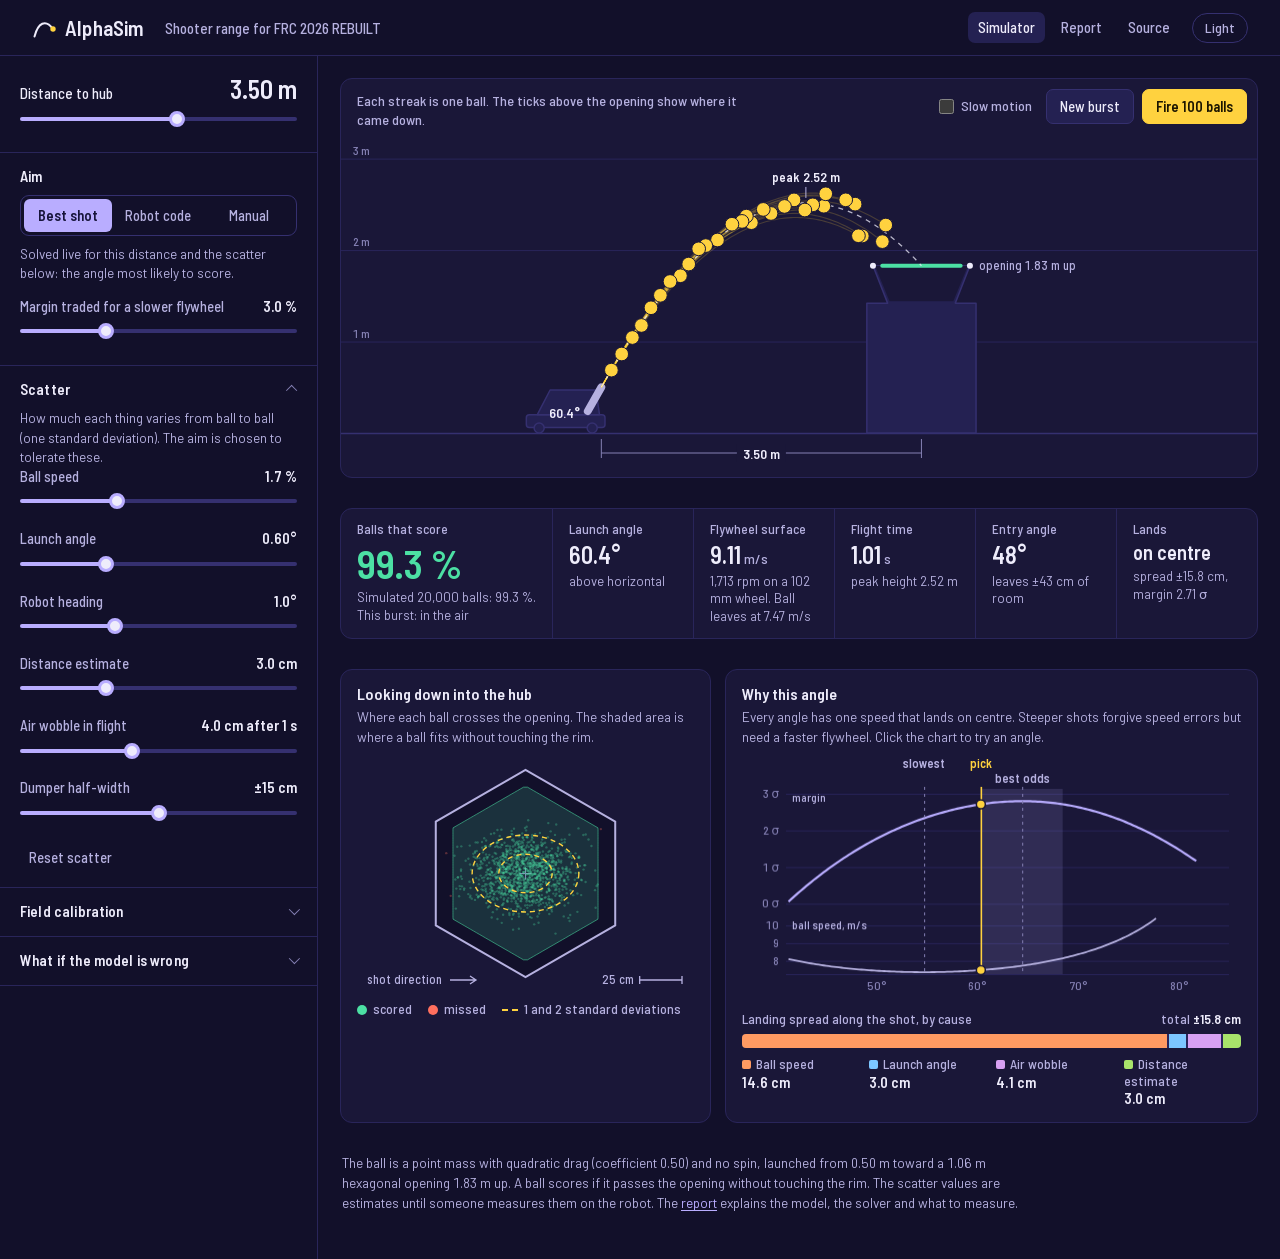
<file: shooter_sim.html>
<!DOCTYPE html>
<html lang="en" data-theme="dark">
<head>
<meta charset="utf-8">
<meta name="viewport" content="width=device-width, initial-scale=1">
<title>AlphaSim - shooter range</title>
<meta name="description" content="Interactive ballistics range for an FRC 2026 REBUILT shooter: pick a distance, see the best hood angle and flywheel speed, and watch a 100-ball burst.">
<script>try{var t=localStorage.getItem('alphasim-theme');if(t)document.documentElement.dataset.theme=t}catch(e){}</script>
<style>/* Barlow, (c) The Barlow Project Authors, SIL Open Font License 1.1 */
@font-face{font-family:"Barlow";font-weight:400;font-style:normal;font-display:swap;src:url([data-uri]) format("woff2")}
@font-face{font-family:"Barlow";font-weight:400;font-style:italic;font-display:swap;src:url([data-uri]) format("woff2")}
@font-face{font-family:"Barlow";font-weight:600;font-style:normal;font-display:swap;src:url([data-uri]) format("woff2")}
@font-face{font-family:"Barlow Semi Condensed";font-weight:500;font-style:normal;font-display:swap;src:url([data-uri]) format("woff2")}
@font-face{font-family:"Barlow Semi Condensed";font-weight:600;font-style:normal;font-display:swap;src:url([data-uri]) format("woff2")}</style>
<style>/* AlphaSim shared tokens and base styles (simulator, report, landing page).
   Colour carries meaning and is used for nothing else:
     fuel   = the ball and its path          score = scores / usable opening
     miss   = misses                         accent = things you can operate
   The four src-* colours identify error sources wherever they appear. */
:root {
  color-scheme: dark;
  --ink-0: #12102a;            /* page */
  --ink-1: #1a1738;            /* panels */
  --ink-2: #242152;            /* raised / hover */
  --line: #353070;
  --line-soft: #29255a;
  --text: #eeecfb;
  --text-2: #b6b1e0;
  --text-3: #8581b4;
  --fuel: #ffd23f;
  --score: #4ce0a4;
  --miss: #ff6f5e;
  --accent: #b9adff;
  --accent-ink: #17143a;
  --src-speed: #ff9a62;
  --src-angle: #7cc6ff;
  --src-wake: #d7a0f2;
  --src-range: #a8e36a;
  --src-yaw: #f7a8c8;
  --shadow: 0 1px 0 rgba(255, 255, 255, .03) inset;
  --font-ui: "Barlow Semi Condensed", "Barlow", ui-sans-serif, system-ui, -apple-system,
             "Segoe UI", "PingFang SC", "Microsoft YaHei", sans-serif;
  --font-text: "Barlow", ui-sans-serif, system-ui, -apple-system, "Segoe UI", "PingFang SC",
               "Microsoft YaHei", sans-serif;
  --font-math: "STIX Two Text", "STIXGeneral", "Cambria Math", "Times New Roman", serif;
  --font-code: ui-monospace, "SF Mono", Menlo, Consolas, monospace;
}
:root[data-theme="light"] {
  color-scheme: light;
  --ink-0: #f2f0fb;
  --ink-1: #ffffff;
  --ink-2: #e9e5f9;
  --line: #cfc9ec;
  --line-soft: #e1ddf4;
  --text: #1b1838;
  --text-2: #514c85;
  --text-3: #7b76a8;
  --fuel: #b87400;
  --score: #0b8f60;
  --miss: #cf3b27;
  --accent: #5540d8;
  --accent-ink: #ffffff;
  --src-speed: #c85a17;
  --src-angle: #1f7fc4;
  --src-wake: #9a4fc9;
  --src-range: #4f9412;
  --src-yaw: #c4487e;
  --shadow: 0 1px 2px rgba(40, 30, 110, .07);
}

*, *::before, *::after { box-sizing: border-box; }
html { -webkit-text-size-adjust: 100%; text-size-adjust: 100%; }
body {
  margin: 0;
  background: var(--ink-0);
  color: var(--text);
  font: 400 16px/1.55 var(--font-text);
  font-variant-numeric: tabular-nums;
  -webkit-font-smoothing: antialiased;
}
a { color: var(--accent); text-underline-offset: .18em; }
a:hover { text-decoration-thickness: 2px; }
:focus-visible { outline: 2px solid var(--accent); outline-offset: 2px; border-radius: 4px; }
button { font: inherit; color: inherit; }

/* Top bar, identical on every page */
.bar {
  display: flex; align-items: center; gap: 20px;
  padding: 12px clamp(16px, 3vw, 32px);
  border-bottom: 1px solid var(--line-soft);
}
.wordmark {
  font: 600 21px/1 var(--font-ui); letter-spacing: .01em;
  color: var(--text); text-decoration: none; display: inline-flex; align-items: center; gap: 9px;
}
.wordmark svg { display: block; }
.bar .where { color: var(--text-2); font: 500 15px/1.2 var(--font-ui); }
.bar nav { margin-left: auto; display: flex; align-items: center; gap: 6px; }
.bar nav a {
  font: 500 15px/1 var(--font-ui); color: var(--text-2); text-decoration: none;
  padding: 8px 10px; border-radius: 7px;
}
.bar nav a:hover, .bar nav a[aria-current="page"] { color: var(--text); background: var(--ink-2); }
.theme-toggle {
  font: 500 14px/1 var(--font-ui); color: var(--text-2);
  background: none; border: 1px solid var(--line); border-radius: 999px;
  padding: 7px 12px; cursor: pointer; margin-left: 6px;
}
.theme-toggle:hover { color: var(--text); border-color: var(--text-3); }
@media (max-width: 560px) {
  .bar { gap: 10px; flex-wrap: wrap; }
  .bar .where { display: none; }
}
</style>
<style>
.app { display: grid; grid-template-columns: 318px minmax(0, 1fr); min-height: calc(100vh - 54px); }
.rail { border-right: 1px solid var(--line-soft); padding: 6px 0 40px; }
.work { padding: clamp(12px, 2vw, 22px); display: flex; flex-direction: column; gap: 14px; min-width: 0; }

/* ---- control rail ---- */
.group { padding: 14px 20px 16px; border-bottom: 1px solid var(--line-soft); }
.group > h2, details.group > summary {
  font: 600 15px/1.2 var(--font-ui); letter-spacing: .01em; margin: 0 0 10px; color: var(--text);
}
details.group > summary { cursor: pointer; list-style: none; display: flex; align-items: center; margin: 0; }
details.group > summary::-webkit-details-marker { display: none; }
details.group > summary::after {
  content: ""; margin-left: auto; width: 8px; height: 8px; border: solid var(--text-3);
  border-width: 0 1.5px 1.5px 0; transform: rotate(45deg) translateY(-2px); transition: transform .15s;
}
details.group[open] > summary::after { transform: rotate(225deg) translateY(-2px); }
details.group[open] > summary { margin-bottom: 10px; }
.hint { color: var(--text-2); font-size: 13.5px; line-height: 1.45; margin: 8px 0 0; }
.hint + .field, .hint + div > .field:first-child { margin-top: 14px; }
.hint + div { margin-top: 14px; }

.field { margin: 10px 0 0; }
.field:first-of-type { margin-top: 0; }
.field .row { display: flex; align-items: baseline; justify-content: space-between; gap: 10px; }
.field label { font: 500 14.5px/1.3 var(--font-ui); color: var(--text-2); }
.field output { font: 600 15px/1.3 var(--font-ui); color: var(--text); white-space: nowrap; }
.field.big label { font-size: 15px; color: var(--text); }
.field.big output { font-size: 26px; line-height: 1; }

input[type="range"] {
  -webkit-appearance: none; appearance: none; width: 100%; height: 22px; margin: 4px 0 0;
  background: transparent; cursor: pointer; --p: 50%;
}
input[type="range"]::-webkit-slider-runnable-track {
  height: 4px; border-radius: 2px;
  background: linear-gradient(var(--accent) 0 0) 0 / var(--p) 100% no-repeat, var(--line);
}
input[type="range"]::-moz-range-track { height: 4px; border-radius: 2px; background: var(--line); }
input[type="range"]::-moz-range-progress { height: 4px; border-radius: 2px; background: var(--accent); }
input[type="range"]::-webkit-slider-thumb {
  -webkit-appearance: none; width: 16px; height: 16px; margin-top: -6px; border-radius: 50%;
  background: var(--text); border: 3px solid var(--accent);
}
input[type="range"]::-moz-range-thumb {
  width: 11px; height: 11px; border-radius: 50%; background: var(--text); border: 3px solid var(--accent);
}
input[type="range"]:focus-visible { outline: none; }
input[type="range"]:focus-visible::-webkit-slider-thumb { box-shadow: 0 0 0 3px color-mix(in srgb, var(--accent) 45%, transparent); }
input[type="range"]:focus-visible::-moz-range-thumb { box-shadow: 0 0 0 3px color-mix(in srgb, var(--accent) 45%, transparent); }

.seg { display: grid; grid-template-columns: repeat(3, 1fr); border: 1px solid var(--line); border-radius: 9px; padding: 3px; gap: 3px; }
.seg input { position: absolute; opacity: 0; pointer-events: none; }
.seg label {
  text-align: center; font: 500 14.5px/1 var(--font-ui); padding: 9px 4px; border-radius: 6px;
  color: var(--text-2); cursor: pointer;
}
.seg label:hover { color: var(--text); }
.seg input:checked + label { background: var(--accent); color: var(--accent-ink); font-weight: 600; }
.seg input:focus-visible + label { outline: 2px solid var(--accent); outline-offset: 2px; }

.btn {
  font: 500 14.5px/1 var(--font-ui); padding: 9px 13px; border-radius: 7px; cursor: pointer;
  background: var(--ink-2); border: 1px solid var(--line); color: var(--text);
}
.btn:hover { border-color: var(--text-3); }
.btn.primary { background: var(--fuel); border-color: var(--fuel); color: #1c1600; font-weight: 600; }
:root[data-theme="light"] .btn.primary { color: #fff; }
.btn.quiet { background: none; border-color: transparent; color: var(--text-2); padding: 6px 8px; }
.btn.quiet:hover { color: var(--text); background: var(--ink-2); }
.btn-row { display: flex; flex-wrap: wrap; gap: 8px; margin-top: 12px; }
[hidden] { display: none !important; }

/* ---- stage ---- */
.stage { position: relative; background: var(--ink-1); border: 1px solid var(--line-soft); border-radius: 12px; overflow: hidden; }
.stage canvas { display: block; width: 100%; aspect-ratio: 2.3 / 1; }
.stage-tools { position: absolute; top: 10px; right: 10px; display: flex; gap: 8px; align-items: center; }
.toggle { display: inline-flex; align-items: center; gap: 7px; font: 500 14px/1 var(--font-ui); color: var(--text-2); cursor: pointer; padding: 8px 6px; }
.toggle input { accent-color: var(--accent); width: 15px; height: 15px; margin: 0; }
.stage-note { position: absolute; left: 16px; top: 13px; font: 500 14px/1.35 var(--font-ui); color: var(--text-2); max-width: 44%; }
.warn { color: var(--miss); }

/* ---- readouts ---- */
.readouts { display: grid; grid-template-columns: 1.5fr repeat(5, 1fr); border: 1px solid var(--line-soft); border-radius: 12px; background: var(--ink-1); }
.readout { padding: 12px 16px 13px; border-left: 1px solid var(--line-soft); min-width: 0; }
.readout:first-child { border-left: 0; }
.readout dt { font: 500 13.5px/1.2 var(--font-ui); color: var(--text-2); margin: 0 0 5px; }
.readout dd { margin: 0; font: 600 24px/1.05 var(--font-ui); white-space: nowrap; }
.readout dd small { font: 500 14px/1 var(--font-ui); color: var(--text-2); margin-left: 3px; }
.readout .sub { font: 400 13px/1.35 var(--font-text); color: var(--text-2); margin-top: 5px; }
.readout.main dd { font-size: 40px; letter-spacing: -.01em; }
.readout.main dd.good { color: var(--score); }
.readout.main dd.fair { color: var(--fuel); }
.readout.main dd.poor { color: var(--miss); }

/* ---- lower panels ---- */
.lower { display: grid; grid-template-columns: minmax(0, 0.82fr) minmax(0, 1.18fr); gap: 14px; }
.panel { background: var(--ink-1); border: 1px solid var(--line-soft); border-radius: 12px; padding: 14px 16px 14px; min-width: 0; }
.panel h2 { font: 600 16px/1.2 var(--font-ui); margin: 0; }
.panel .lede { color: var(--text-2); font-size: 13.5px; line-height: 1.45; margin: 4px 0 8px; }
.panel canvas { display: block; width: 100%; }
#top { aspect-ratio: 1.42 / 1; }
#why { aspect-ratio: 2.05 / 1; cursor: crosshair; touch-action: none; }
.key { display: flex; flex-wrap: wrap; gap: 4px 16px; font: 500 13.5px/1.4 var(--font-ui); color: var(--text-2); margin-top: 8px; }
.key i { display: inline-block; width: 10px; height: 10px; border-radius: 50%; margin-right: 6px; vertical-align: -1px; }
.key i.line { width: 16px; height: 0; border-radius: 0; border-top: 2px dashed currentColor; vertical-align: 3px; }

.budget { margin-top: 12px; }
.budget .cap { display: flex; justify-content: space-between; font: 500 13.5px/1.3 var(--font-ui); color: var(--text-2); margin-bottom: 6px; gap: 12px; }
.budget .cap b { color: var(--text); font-weight: 600; }
.bars { display: flex; height: 14px; border-radius: 4px; overflow: hidden; background: var(--line-soft); gap: 2px; }
.bars span { min-width: 0; transition: flex-grow .2s; }
.bars-key { display: grid; grid-template-columns: repeat(4, 1fr); gap: 6px 10px; margin-top: 8px; font: 500 13.5px/1.25 var(--font-ui); color: var(--text-2); }
.bars-key b { display: block; color: var(--text); font-weight: 600; font-size: 15px; }
.bars-key i { display: inline-block; width: 9px; height: 9px; border-radius: 2px; margin-right: 5px; }

.foot { color: var(--text-2); font-size: 13.5px; line-height: 1.5; padding: 2px 2px 10px; max-width: 86ch; }

@media (max-width: 1080px) {
  .readouts { grid-template-columns: repeat(3, 1fr); }
  .readout:nth-child(4) { border-left: 0; }
  .readout:nth-child(n+4) { border-top: 1px solid var(--line-soft); }
  .lower { grid-template-columns: 1fr; }
}
@media (max-width: 820px) {
  /* One column. The distance and aim controls sit right under the stage; the
     rest of the rail follows the plots. */
  .app { display: flex; flex-direction: column; }
  .rail, .work { display: contents; }
  .stage { order: 1; margin: 12px 12px 0; }
  #gDistance { order: 2; }
  .readouts { order: 3; margin: 12px 12px 0; }
  #gAim { order: 4; }
  .lower { order: 5; margin: 14px 12px 0; }
  .rail > details { order: 6; }
  .foot { order: 7; padding: 16px 20px 28px; }
  .stage canvas { aspect-ratio: 1.45 / 1; }
  .stage-note { position: static; max-width: none; padding: 10px 14px 0; min-height: 0; }
  .stage-note:empty { display: none; }
  .stage-tools { position: static; padding: 4px 10px 10px; justify-content: flex-end; flex-wrap: wrap; }
  #why { aspect-ratio: 1.45 / 1; }
}
@media (max-width: 520px) {
  .readouts { grid-template-columns: repeat(2, 1fr); }
  .readout { border-left: 0; border-top: 1px solid var(--line-soft); }
  .readout:nth-child(even) { border-left: 1px solid var(--line-soft); }
  .readout:nth-child(-n+2) { border-top: 0; }
  .readout.main { grid-column: 1 / -1; }
  .readout:nth-child(2) { border-top: 1px solid var(--line-soft); border-left: 0; }
  .readout:nth-child(3) { border-left: 1px solid var(--line-soft); }
  .readout:nth-child(4) { border-left: 0; }
  .readout:nth-child(5) { border-left: 1px solid var(--line-soft); }
  .readout:nth-child(6) { border-left: 0; grid-column: 1 / -1; }
  .readout.main dd { font-size: 34px; }
  .bars-key { grid-template-columns: repeat(2, 1fr); }
}
</style>
</head>
<body>
<header class="bar">
  <a class="wordmark" href="index.html" aria-label="AlphaSim home">
    <svg width="24" height="24" viewBox="0 0 24 24" aria-hidden="true"><path d="M2.5 20.5C6 7 13.5 2.5 21 13" fill="none" stroke="currentColor" stroke-width="2" stroke-linecap="round"/><circle cx="21" cy="13" r="2.7" fill="var(--fuel)"/></svg>
    AlphaSim
  </a>
  <span class="where">Shooter range for FRC 2026 REBUILT</span>
  <nav aria-label="AlphaSim pages">
    <a href="shooter_sim.html" aria-current="page">Simulator</a>
    <a href="research_report.html">Report</a>
    <a href="https://github.com/Alphabots-8810/AlphaSim">Source</a>
    <button class="theme-toggle" id="theme" type="button">Light</button>
  </nav>
</header>

<main class="app">
  <aside class="rail" aria-label="Controls">
    <section class="group" id="gDistance">
      <div class="field big">
        <div class="row"><label for="d">Distance to hub</label><output id="dOut" for="d"></output></div>
        <input type="range" id="d" step="0.05">
      </div>
    </section>

    <section class="group" id="gAim">
      <h2>Aim</h2>
      <div class="seg" role="radiogroup" aria-label="How the shot is chosen">
        <input type="radio" name="aim" id="aimBest" value="best" checked><label for="aimBest">Best shot</label>
        <input type="radio" name="aim" id="aimShipped" value="shipped"><label for="aimShipped">Robot code</label>
        <input type="radio" name="aim" id="aimManual" value="manual"><label for="aimManual">Manual</label>
      </div>
      <p class="hint" id="aimHint"></p>
      <div id="bestBox">
        <div class="field">
          <div class="row"><label for="concession">Margin traded for a slower flywheel</label><output id="concessionOut"></output></div>
          <input type="range" id="concession" min="0" max="0.10" step="0.005">
        </div>
      </div>
      <div id="manualBox" hidden>
        <div class="field">
          <div class="row"><label for="hood">Launch angle</label><output id="hoodOut"></output></div>
          <input type="range" id="hood" min="25" max="85" step="0.1">
        </div>
        <div class="field">
          <div class="row"><label for="speed">Ball speed</label><output id="speedOut"></output></div>
          <input type="range" id="speed" min="4" max="13" step="0.01">
        </div>
        <div class="btn-row"><button class="btn" id="centre" type="button">Find the speed that centres it</button></div>
      </div>
    </section>

    <details class="group" open>
      <summary>Scatter</summary>
      <p class="hint" style="margin-top:0">How much each thing varies from ball to ball (one standard deviation). The aim is chosen to tolerate these.</p>
      <div class="field"><div class="row"><label for="bSpeed">Ball speed</label><output id="bSpeedOut"></output></div><input type="range" id="bSpeed" min="0" max="5" step="0.1"></div>
      <div class="field"><div class="row"><label for="bAngle">Launch angle</label><output id="bAngleOut"></output></div><input type="range" id="bAngle" min="0" max="2" step="0.05"></div>
      <div class="field"><div class="row"><label for="bYaw">Robot heading</label><output id="bYawOut"></output></div><input type="range" id="bYaw" min="0" max="3" step="0.1"></div>
      <div class="field"><div class="row"><label for="bRange">Distance estimate</label><output id="bRangeOut"></output></div><input type="range" id="bRange" min="0" max="10" step="0.5"></div>
      <div class="field"><div class="row"><label for="bVortex">Air wobble in flight</label><output id="bVortexOut"></output></div><input type="range" id="bVortex" min="0" max="0.10" step="0.005"></div>
      <div class="field"><div class="row"><label for="bLane">Dumper half-width</label><output id="bLaneOut"></output></div><input type="range" id="bLane" min="0" max="30" step="1"></div>
      <div class="btn-row"><button class="btn quiet" id="resetBudget" type="button">Reset scatter</button></div>
    </details>

    <details class="group">
      <summary>Field calibration</summary>
      <p class="hint" style="margin-top:0">The robot multiplies its flywheel speed by kSpeed. It is the one number you tune at an event.</p>
      <div class="field"><div class="row"><label for="kSpeed">kSpeed</label><output id="kSpeedOut"></output></div><input type="range" id="kSpeed" min="0.85" max="1.15" step="0.001"></div>
      <div class="field"><div class="row"><label for="kSlope">kSpeedSlope, per metre</label><output id="kSlopeOut"></output></div><input type="range" id="kSlope" min="-0.03" max="0.03" step="0.001"></div>
      <div class="btn-row">
        <button class="btn" id="autocal" type="button">Centre with kSpeed</button>
        <button class="btn quiet" id="resetCal" type="button">Reset</button>
      </div>
    </details>

    <details class="group">
      <summary>What if the model is wrong</summary>
      <p class="hint" style="margin-top:0">The aim assumes drag 0.50, no spin and a 0.50 m exit. Change what really happens, watch the balls drift, then fix it with kSpeed.</p>
      <div class="field"><div class="row"><label for="wCd">Real drag coefficient</label><output id="wCdOut"></output></div><input type="range" id="wCd" min="0.30" max="0.70" step="0.01"></div>
      <div class="field"><div class="row"><label for="wCl">Backspin lift coefficient</label><output id="wClOut"></output></div><input type="range" id="wCl" min="0" max="0.35" step="0.01"></div>
      <div class="field"><div class="row"><label for="wExit">Exit height</label><output id="wExitOut"></output></div><input type="range" id="wExit" min="0.30" max="0.80" step="0.01"></div>
      <div class="field"><div class="row"><label for="wBearing">Hub turned by</label><output id="wBearingOut"></output></div><input type="range" id="wBearing" min="0" max="30" step="1"></div>
      <div class="btn-row"><button class="btn quiet" id="resetWorld" type="button">Reset to the model</button></div>
    </details>
  </aside>

  <section class="work">
    <div class="stage">
      <canvas id="side" role="img" aria-label="Side view of the burst: ball paths from the robot to the hub opening"></canvas>
      <div class="stage-note" id="stageNote"></div>
      <div class="stage-tools">
        <label class="toggle"><input type="checkbox" id="slow"> Slow motion</label>
        <button class="btn" id="reseed" type="button">New burst</button>
        <button class="btn primary" id="fire" type="button">Fire 100 balls</button>
      </div>
    </div>

    <dl class="readouts">
      <div class="readout main"><dt>Balls that score</dt><dd id="rScore">-</dd><div class="sub" id="rScoreSub"></div></div>
      <div class="readout"><dt>Launch angle</dt><dd id="rHood">-</dd><div class="sub" id="rHoodSub"></div></div>
      <div class="readout"><dt>Flywheel surface</dt><dd id="rFly">-</dd><div class="sub" id="rFlySub"></div></div>
      <div class="readout"><dt>Flight time</dt><dd id="rTof">-</dd><div class="sub" id="rTofSub"></div></div>
      <div class="readout"><dt>Entry angle</dt><dd id="rEntry">-</dd><div class="sub" id="rEntrySub"></div></div>
      <div class="readout"><dt>Lands</dt><dd id="rLand">-</dd><div class="sub" id="rLandSub"></div></div>
    </dl>

    <div class="lower">
      <section class="panel">
        <h2>Looking down into the hub</h2>
        <p class="lede">Where each ball crosses the opening. The shaded area is where a ball fits without touching the rim.</p>
        <canvas id="top" role="img" aria-label="Top view of the hexagonal opening with landing points"></canvas>
        <div class="key">
          <span><i style="background:var(--score)"></i>scored</span>
          <span><i style="background:var(--miss)"></i>missed</span>
          <span style="color:var(--fuel)"><i class="line"></i><span style="color:var(--text-2)">1 and 2 standard deviations</span></span>
        </div>
      </section>

      <section class="panel">
        <h2>Why this angle</h2>
        <p class="lede">Every angle has one speed that lands on centre. Steeper shots forgive speed errors but need a faster flywheel. Click the chart to try an angle.</p>
        <canvas id="why" role="img" aria-label="Sigma margin and required ball speed against launch angle"></canvas>
        <div class="budget">
          <div class="cap"><span>Landing spread along the shot, by cause</span><span>total <b id="budTotal">-</b></span></div>
          <div class="bars" id="bars" aria-hidden="true"></div>
          <div class="bars-key" id="barsKey"></div>
        </div>
      </section>
    </div>

    <p class="foot" id="foot"></p>
  </section>
</main>

<script>/* AlphaSim core - the same physics and aim solver as the Python package, in
 * plain JavaScript so the simulator can solve live in the browser.
 *
 * This file is a line-for-line port of src/physics/batch.py, src/scoring.py
 * and src/optimizer/maxprob.py. tests/test_js_parity.py runs both and fails
 * if they disagree, so change them together.
 *
 * No DOM access in here: it loads in a browser (window.AlphaCore) and in Node
 * (module.exports) alike.
 */
(function (root, factory) {
  const api = factory();
  if (typeof module === 'object' && module.exports) module.exports = api;
  else root.AlphaCore = api;
})(typeof self !== 'undefined' ? self : this, function () {
  'use strict';

  // ---- special functions ---------------------------------------------------

  const SQRT_PI = Math.sqrt(Math.PI);

  /** Complementary error function, ~1e-13 relative accuracy including the tails. */
  function erfc(x) {
    if (x < 0) return 2 - erfc(-x);
    if (x < 2.5) {
      // erf(x) = 2/sqrt(pi) * exp(-x^2) * sum 2^n x^(2n+1) / (1*3*...*(2n+1))
      let term = x, sum = x;
      for (let n = 1; n < 200; n++) {
        term *= 2 * x * x / (2 * n + 1);
        sum += term;
        if (term < sum * 1e-17) break;
      }
      return 1 - 2 / SQRT_PI * Math.exp(-x * x) * sum;
    }
    // Continued fraction, evaluated from the tail inward.
    let k = x;
    for (let n = 80; n >= 1; n--) k = x + (n / 2) / k;
    return Math.exp(-x * x) / (SQRT_PI * k);
  }

  /** Standard normal CDF. */
  function ndtr(x) { return 0.5 * erfc(-x / Math.SQRT2); }

  /** Inverse standard normal CDF (Acklam's rational fit + one Halley step). */
  function ndtri(p) {
    if (!(p > 0)) return -Infinity;
    if (p >= 1) return Infinity;
    const a = [-3.969683028665376e+01, 2.209460984245205e+02, -2.759285104469687e+02,
               1.383577518672690e+02, -3.066479806614716e+01, 2.506628277459239e+00];
    const b = [-5.447609879822406e+01, 1.615858368580409e+02, -1.556989798598866e+02,
               6.680131188771972e+01, -1.328068155288572e+01];
    const c = [-7.784894002430293e-03, -3.223964580411365e-01, -2.400758277161838e+00,
               -2.549732539343734e+00, 4.374664141464968e+00, 2.938163982698783e+00];
    const d = [7.784695709041462e-03, 3.224671290700398e-01, 2.445134137142996e+00,
               3.754408661907416e+00];
    const tail = (q) =>
      (((((c[0] * q + c[1]) * q + c[2]) * q + c[3]) * q + c[4]) * q + c[5]) /
      ((((d[0] * q + d[1]) * q + d[2]) * q + d[3]) * q + 1);
    let x;
    if (p < 0.02425) x = tail(Math.sqrt(-2 * Math.log(p)));
    else if (p > 1 - 0.02425) x = -tail(Math.sqrt(-2 * Math.log(1 - p)));
    else {
      const q = p - 0.5, r = q * q;
      x = (((((a[0] * r + a[1]) * r + a[2]) * r + a[3]) * r + a[4]) * r + a[5]) * q /
          (((((b[0] * r + b[1]) * r + b[2]) * r + b[3]) * r + b[4]) * r + 1);
    }
    // Halley refinement against the accurate CDF. In the far lower tail work
    // with the relative error so the correction keeps its precision.
    const cdf = ndtr(x);
    if (cdf > 0 && Number.isFinite(x)) {
      const e = cdf - p;
      const u = e * Math.sqrt(2 * Math.PI) * Math.exp(x * x / 2);
      x = x - u / (1 + x * u / 2);
    }
    return x;
  }

  // ---- ballistics ------------------------------------------------------------

  /** Per-unit-mass aero constants, as Aero.from_ball. */
  function aeroFromBall(massKg, radiusM, cd, cl, rho, gravity) {
    const k = 0.5 * (rho === undefined ? 1.225 : rho) * Math.PI * radiusM * radiusM / massKg;
    return { kd: k * cd, kl: k * (cl || 0), g: gravity === undefined ? 9.81 : gravity };
  }

  function hermite(s, p0, p1, d0, d1, h) {
    const s2 = s * s, s3 = s2 * s;
    return (2 * s3 - 3 * s2 + 1) * p0 + (s3 - 2 * s2 + s) * h * d0 +
           (-2 * s3 + 3 * s2) * p1 + (s3 - s2) * h * d1;
  }

  function hermiteD(s, p0, p1, d0, d1, h) {
    const s2 = s * s;
    return (6 * s2 - 6 * s) * p0 + (3 * s2 - 4 * s + 1) * h * d0 +
           (-6 * s2 + 6 * s) * p1 + (3 * s2 - 2 * s) * h * d1;
  }

  /**
   * Fly one ball until it comes down through the target plane.
   * Fixed-step RK4 with a cubic-Hermite crossing, exactly as simulate_batch.
   * If `path` is an array, [t, x, y] samples are appended for drawing.
   */
  function fly(v, thetaDeg, exitHeight, targetHeight, aero, dt, tMax, path) {
    const h = dt === undefined ? 0.005 : dt;
    const nSteps = Math.ceil((tMax === undefined ? 6.0 : tMax) / h);
    const kd = aero.kd, kl = aero.kl, g = aero.g, H = targetHeight;
    const th = thetaDeg * Math.PI / 180;
    let x = 0, y = exitHeight, vx = v * Math.cos(th), vy = v * Math.sin(th), t = 0;
    const out = { hit: false, x: NaN, t: NaN, vx: NaN, vy: NaN, apexX: 0, apexY: exitHeight };
    if (path) path.push([0, x, y]);
    for (let i = 0; i < nSteps; i++) {
      let sp = Math.hypot(vx, vy);
      const k1x = -kd * sp * vx - kl * sp * vy, k1y = -g - kd * sp * vy + kl * sp * vx;
      let ux = vx + 0.5 * h * k1x, uy = vy + 0.5 * h * k1y;
      sp = Math.hypot(ux, uy);
      const k2x = -kd * sp * ux - kl * sp * uy, k2y = -g - kd * sp * uy + kl * sp * ux;
      ux = vx + 0.5 * h * k2x; uy = vy + 0.5 * h * k2y;
      sp = Math.hypot(ux, uy);
      const k3x = -kd * sp * ux - kl * sp * uy, k3y = -g - kd * sp * uy + kl * sp * ux;
      ux = vx + h * k3x; uy = vy + h * k3y;
      sp = Math.hypot(ux, uy);
      const k4x = -kd * sp * ux - kl * sp * uy, k4y = -g - kd * sp * uy + kl * sp * ux;
      const vx1 = vx + h / 6.0 * (k1x + 2 * k2x + 2 * k3x + k4x);
      const vy1 = vy + h / 6.0 * (k1y + 2 * k2y + 2 * k3y + k4y);
      const x1 = x + h * vx + h * h / 6.0 * (k1x + k2x + k3x);
      const y1 = y + h * vy + h * h / 6.0 * (k1y + k2y + k3y);

      if (vy > 0 && vy1 <= 0) {
        const s = vy / (vy - vy1);
        out.apexY = hermite(s, y, y1, vy, vy1, h);
        out.apexX = hermite(s, x, x1, vx, vx1, h);
      }
      if (y > H && y1 <= H) {
        let s = (y - H) / (y - y1);
        for (let n = 0; n < 4; n++) {
          const f = hermite(s, y, y1, vy, vy1, h) - H;
          let df = hermiteD(s, y, y1, vy, vy1, h);
          if (df === 0) df = -1e-12;
          s = Math.min(1, Math.max(0, s - f / df));
        }
        out.hit = true;
        out.t = t + s * h;
        out.x = hermite(s, x, x1, vx, vx1, h);
        out.vx = hermiteD(s, x, x1, vx, vx1, h) / h;
        out.vy = hermiteD(s, y, y1, vy, vy1, h) / h;
        if (path) path.push([out.t, out.x, H]);
        return out;
      }
      if (vy1 < 0 && y1 < H) {            // falling below the plane: can never score
        if (path) {
          // Keep drawing the miss down to the floor so it reads as a miss.
          let px = x1, py = y1, pvx = vx1, pvy = vy1, pt = t + h;
          path.push([pt, px, py]);
          for (let n = 0; n < 2000 && py > 0; n++) {
            const s2 = Math.hypot(pvx, pvy);
            pvx += h * (-kd * s2 * pvx - kl * s2 * pvy);
            pvy += h * (-g - kd * s2 * pvy + kl * s2 * pvx);
            px += h * pvx; py += h * pvy; pt += h;
            path.push([pt, px, Math.max(py, 0)]);
          }
        }
        return out;
      }
      x = x1; y = y1; vx = vx1; vy = vy1; t += h;
      if (path) path.push([t, x, y]);
    }
    return out;
  }

  function entryAngleDeg(r) { return Math.atan2(-r.vy, Math.abs(r.vx)) * 180 / Math.PI; }

  /** Closed-form launch speed with no air; NaN if the angle is too flat. */
  function noDragSpeed(distance, thetaDeg, exitHeight, targetHeight, gravity) {
    const th = thetaDeg * Math.PI / 180;
    const rise = distance * Math.tan(th) - (targetHeight - exitHeight);
    if (!(rise > 0)) return NaN;
    return Math.sqrt(0.5 * gravity * distance * distance / (Math.cos(th) * Math.cos(th) * rise));
  }

  /** Launch speed that lands the ball `distance` away; NaN if impossible. */
  function speedForDistance(distance, thetaDeg, exitHeight, targetHeight, aero, vMax, dt) {
    vMax = vMax === undefined ? 40.0 : vMax;
    dt = dt === undefined ? 0.005 : dt;
    const xtol = 1e-9;
    const miss = (v) => {
      const r = fly(v, thetaDeg, exitHeight, targetHeight, aero, dt);
      return r.hit ? r.x - distance : -distance;
    };
    const seed = noDragSpeed(distance, thetaDeg, exitHeight, targetHeight, aero.g);
    if (!Number.isFinite(seed) || !(seed < vMax)) return NaN;
    let lo = Math.max(0.6 * seed, 0.3), hi = Math.min(1.25 * seed, vMax);
    let fLo = miss(lo), fHi = miss(hi);
    for (let i = 0; i < 12; i++) {
      const grow = fHi < 0 && hi < vMax, shrink = fLo > 0 && lo > 0.3;
      if (!(grow || shrink)) break;
      if (grow) { hi = Math.min(hi * 1.3, vMax); fHi = miss(hi); }
      if (shrink) { lo = Math.max(lo * 0.7, 0.3); fLo = miss(lo); }
    }
    if (!(fLo <= 0 && fHi >= 0)) return NaN;

    let side = 0, bisect = false;
    for (let i = 0; i < 100; i++) {
      const width = hi - lo, denom = fHi - fLo;
      let mid = (bisect || denom === 0) ? 0.5 * (lo + hi) : (lo * fHi - hi * fLo) / denom;
      mid = Math.min(hi - 1e-3 * width, Math.max(lo + 1e-3 * width, mid));
      const fMid = miss(mid);
      const neg = fMid < 0;
      if (neg && side === -1) fHi *= 0.5;       // Illinois
      if (!neg && side === 1) fLo *= 0.5;
      if (neg) { lo = mid; fLo = fMid; } else { hi = mid; fHi = fMid; }
      side = neg ? -1 : 1;
      bisect = (hi - lo) > 0.5 * width;

      const exact = Math.abs(fMid) < 1e-10;
      const jump = (hi - lo) < 1e-4 && Math.min(Math.abs(fLo), Math.abs(fHi)) > 1e-2;
      if ((hi - lo) < xtol || exact || jump) {
        const vDone = exact ? mid : 0.5 * (lo + hi);
        const fDone = exact ? fMid : (Math.abs(fLo) < Math.abs(fHi) ? fLo : fHi);
        return Math.abs(fDone) < 1e-4 ? vDone : NaN;
      }
    }
    return NaN;
  }

  // ---- opening geometry ------------------------------------------------------

  /** [lo, hi] along-track positions that clear every rim edge (lo > hi: none). */
  function alongTrackLimits(opening, lateral, entryDeg) {
    const aLong = opening.ballRadius / Math.sin(entryDeg * Math.PI / 180);
    let lo = -Infinity, hi = Infinity, blocked = false;
    for (let k = 0; k < 6; k++) {
      const ang = (opening.bearingDeg + 60 * k) * Math.PI / 180;
      const nx = Math.cos(ang), nz = Math.sin(ang);
      const reach = Math.hypot(aLong * nx, opening.ballRadius * nz);
      const room = opening.apothem - nz * lateral - reach;
      if (Math.abs(nx) < 1e-12) { if (room < 0) blocked = true; }
      else if (nx > 0) hi = Math.min(hi, room / nx);
      else lo = Math.max(lo, room / nx);
    }
    return blocked ? [Infinity, -Infinity] : [lo, hi];
  }

  function halfWidth(opening, entryDeg) {
    return opening.apothem - opening.ballRadius / Math.sin(entryDeg * Math.PI / 180);
  }

  function clears(opening, along, lateral, entryDeg) {
    const lim = alongTrackLimits(opening, lateral, entryDeg);
    return along >= lim[0] && along <= lim[1];
  }

  // ---- error budget -> scoring probability -----------------------------------

  const GL_X = [-0.9602898564975362, -0.7966664774136267, -0.525532409916329, -0.18343464249564984,
                0.18343464249564984, 0.525532409916329, 0.7966664774136267, 0.9602898564975362];
  const GL_W = [0.05061426814518826, 0.11119051722668723, 0.15685332293894358, 0.1813418916891809,
                0.1813418916891809, 0.15685332293894358, 0.11119051722668723, 0.05061426814518826];
  const GH_X = [-4.512745863399783, -3.20542900285647, -2.07684797867783, -1.0232556637891326, 0.0,
                1.0232556637891326, 2.07684797867783, 3.20542900285647, 4.512745863399783];
  const GH_W = [2.23458440077466e-05, 0.002789141321231769, 0.049916406765217865, 0.24409750289493945,
                0.4063492063492063, 0.24409750289493945, 0.049916406765217865, 0.002789141321231769,
                2.23458440077466e-05];

  /** Landing spread (1 sigma, m) by source. Budget keys match ErrorBudget. */
  function landingSpread(budget, dxDlnv, dxDthetaDeg, tof, distance) {
    const speed = Math.abs(dxDlnv) * budget.speed_sigma;
    const angle = Math.abs(dxDthetaDeg) * budget.angle_sigma_deg;
    const vortex = budget.vortex_coeff * tof * tof;
    const range = budget.range_sigma_m;
    const yaw = distance * (budget.yaw_sigma_deg * Math.PI / 180);
    return {
      speed, angle, vortex, range, yaw,
      along: Math.sqrt(speed * speed + angle * angle + vortex * vortex + range * range),
      lateral: Math.sqrt(yaw * yaw + vortex * vortex),
    };
  }

  function missProbability(opening, budget, spread, entryDeg, alongBias) {
    const bias = alongBias || 0, s = spread.along;
    let total = 0;
    for (let i = 0; i < GL_X.length; i++) {
      for (let j = 0; j < GH_X.length; j++) {
        const z = budget.lateral_half_width_m * GL_X[i] + spread.lateral * GH_X[j];
        const lim = alongTrackLimits(opening, z, entryDeg), lo = lim[0], hi = lim[1];
        let tails;
        if (!(hi > lo)) tails = 1;
        else if (s > 0) tails = Math.min(1, Math.max(0, ndtr((lo - bias) / s) + ndtr((bias - hi) / s)));
        else tails = (lo <= bias && bias <= hi) ? 0 : 1;
        total += tails * GL_W[i] * GH_W[j];
      }
    }
    return total;
  }

  function sigmaMargin(miss) {
    return -ndtri(0.5 * Math.min(1, Math.max(1e-300, miss)));
  }

  // ---- aim solver --------------------------------------------------------------

  /** The centred-landing shot at one (distance, angle), fully graded. */
  function evalCentered(model, budget, distance, thetaDeg, dt) {
    dt = dt === undefined ? 0.01 : dt;
    const h0 = model.exitHeight, ht = model.targetHeight, aero = model.aero;
    const bad = { ok: false, theta: thetaDeg, v: NaN, margin: NaN, miss: NaN };
    const v = speedForDistance(distance, thetaDeg, h0, ht, aero, model.vMax, dt);
    if (!Number.isFinite(v)) return bad;
    const nominal = fly(v, thetaDeg, h0, ht, aero, dt);
    const ev = 2e-3, et = 0.05;
    const xVp = fly(v * (1 + ev), thetaDeg, h0, ht, aero, dt).x;
    const xVm = fly(v * (1 - ev), thetaDeg, h0, ht, aero, dt).x;
    const xTp = fly(v, thetaDeg + et, h0, ht, aero, dt).x;
    const xTm = fly(v, thetaDeg - et, h0, ht, aero, dt).x;
    const dxDlnv = (xVp - xVm) / (2 * ev), dxDtheta = (xTp - xTm) / (2 * et);
    if (!Number.isFinite(dxDlnv) || !Number.isFinite(dxDtheta)) return bad;
    const entry = entryAngleDeg(nominal);
    const spread = landingSpread(budget, dxDlnv, dxDtheta, nominal.t, distance);
    const miss = missProbability(model.opening, budget, spread, entry);
    return {
      ok: true, theta: thetaDeg, v, tof: nominal.t, entry,
      entrySpeed: Math.hypot(nominal.vx, nominal.vy), apex: nominal.apexY, apexX: nominal.apexX,
      dxDlnv, dxDtheta, halfWidth: halfWidth(model.opening, entry), spread, miss,
      pScore: 1 - miss, margin: sigmaMargin(miss),
    };
  }

  function parabolicPeak(x, y, i) {
    if (i <= 0 || i >= x.length - 1 ||
        !Number.isFinite(y[i - 1]) || !Number.isFinite(y[i]) || !Number.isFinite(y[i + 1])) {
      return [x[i], y[i]];
    }
    const x0 = x[i - 1], x1 = x[i], x2 = x[i + 1], y0 = y[i - 1], y1 = y[i], y2 = y[i + 1];
    const denom = (x0 - x1) * (x0 - x2) * (x1 - x2);
    const a = (x2 * (y1 - y0) + x1 * (y0 - y2) + x0 * (y2 - y1)) / denom;
    const b = (x2 * x2 * (y0 - y1) + x1 * x1 * (y2 - y0) + x0 * x0 * (y1 - y2)) / denom;
    if (a === 0) return [x1, y1];
    const xv = -b / (2 * a);
    if (!(x0 <= xv && xv <= x2)) return [x1, y1];
    const c = y1 - a * x1 * x1 - b * x1;
    return [xv, a * xv * xv + b * xv + c];
  }

  /** Pick the launch angle from one distance's family (see choose_angle). */
  function chooseAngle(theta, speed, margin, concession) {
    const th = [], v = [], m = [];
    for (let i = 0; i < theta.length; i++) {
      if (Number.isFinite(margin[i]) && Number.isFinite(speed[i])) {
        th.push(theta[i]); v.push(speed[i]); m.push(margin[i]);
      }
    }
    if (!th.length) return null;
    let iBest = 0, iSlow = 0;
    for (let i = 1; i < th.length; i++) {
      if (m[i] > m[iBest]) iBest = i;
      if (v[i] < v[iSlow]) iSlow = i;
    }
    const best = parabolicPeak(th, m, iBest), slow = parabolicPeak(th, v, iSlow);
    const out = { best: best[0], bestMargin: best[1], slow: slow[0], slowSpeed: slow[1],
                  lo: best[0], hi: best[0], floor: best[1] };
    if (!(concession > 0) || !Number.isFinite(best[1])) { out.pick = best[0]; return out; }
    const floor = (1 - concession) * best[1];
    const edge = (step) => {
      let j = iBest;
      while (j + step >= 0 && j + step < th.length && m[j + step] >= floor) j += step;
      const k = j + step;
      if (k < 0 || k >= th.length || m[j] === m[k]) return th[j];
      return th[j] + (floor - m[j]) * (th[k] - th[j]) / (m[k] - m[j]);
    };
    out.lo = edge(-1); out.hi = edge(+1); out.floor = floor;
    out.pick = Math.min(out.hi, Math.max(out.lo, slow[0]));
    return out;
  }

  /** Best shot for one distance, plus the whole family for plotting. */
  function solveAim(model, budget, distance, concession, thetaStep) {
    const step = thetaStep === undefined ? 0.25 : thetaStep;
    const family = [];
    for (let i = 0; ; i++) {
      const th = model.thetaMin + i * step;
      if (th > model.thetaMax + 1e-9) break;
      family.push(evalCentered(model, budget, distance, th));
    }
    const choice = chooseAngle(family.map((f) => f.theta), family.map((f) => f.v),
                               family.map((f) => f.margin), concession);
    if (!choice) return { success: false, family, choice: null };
    const shot = evalCentered(model, budget, distance, choice.pick);
    return Object.assign({ success: shot.ok, family, choice }, shot);
  }

  /** Score an arbitrary (angle, speed); it need not land centred. */
  function evaluateShot(model, budget, distance, hoodDeg, vExit) {
    const h0 = model.exitHeight, ht = model.targetHeight, aero = model.aero;
    const r = fly(vExit, hoodDeg, h0, ht, aero);
    if (!r.hit) return { hit: false, offset: NaN, pScore: 0, margin: 0, apex: r.apexY, apexX: r.apexX };
    const dxDlnv = (fly(vExit * (1 + 2e-3), hoodDeg, h0, ht, aero).x -
                    fly(vExit * (1 - 2e-3), hoodDeg, h0, ht, aero).x) / 4e-3;
    const dxDth = (fly(vExit, hoodDeg + 0.05, h0, ht, aero).x -
                   fly(vExit, hoodDeg - 0.05, h0, ht, aero).x) / 0.1;
    const entry = entryAngleDeg(r), offset = r.x - distance;
    const spread = landingSpread(budget, dxDlnv, dxDth, r.t, distance);
    const miss = missProbability(model.opening, budget, spread, entry, offset);
    return {
      hit: true, offset, pScore: 1 - miss, margin: sigmaMargin(miss), miss, tof: r.t, entry,
      apex: r.apexY, apexX: r.apexX, spread, dxDlnv, dxDtheta: dxDth,
      halfWidth: halfWidth(model.opening, entry),
    };
  }

  // ---- Monte Carlo burst (browser-side; uses its own RNG) -------------------------

  function mulberry32(seed) {
    let a = seed | 0;
    return function () {
      a = (a + 0x6D2B79F5) | 0;
      let t = a;
      t = Math.imul(t ^ (t >>> 15), t | 1);
      t ^= t + Math.imul(t ^ (t >>> 7), t | 61);
      return ((t ^ (t >>> 14)) >>> 0) / 4294967296;
    };
  }

  function normalSampler(uniform) {
    let spare = null;
    return function () {
      if (spare !== null) { const s = spare; spare = null; return s; }
      let u = 0;
      while (u === 0) u = uniform();
      const r = Math.sqrt(-2 * Math.log(u)), a = 2 * Math.PI * uniform();
      spare = r * Math.sin(a);
      return r * Math.cos(a);
    };
  }

  /**
   * Fire n balls at one aim point through `world` (which may differ from the
   * model the aim was solved with). Every error source is drawn independently;
   * each ball flies the full nonlinear trajectory and takes the exact rim test.
   */
  function burst(world, budget, distance, hoodDeg, vExit, n, seed, keepPaths) {
    const uni = mulberry32(seed), nrm = normalSampler(uni);
    const balls = [];
    let scored = 0;
    for (let i = 0; i < n; i++) {
      const v = vExit * (1 + budget.speed_sigma * nrm());
      const th = hoodDeg + budget.angle_sigma_deg * nrm();
      const yaw = budget.yaw_sigma_deg * Math.PI / 180 * nrm();
      const path = keepPaths ? [] : null;
      const r = fly(v, th, world.exitHeight, world.targetHeight, world.aero, keepPaths ? 0.01 : 0.005,
                    6.0, path);
      const nRange = nrm(), nAlong = nrm(), nLat = nrm(), lane = 2 * uni() - 1;
      const ball = { v, theta: th, yaw, hit: r.hit, scored: false, tof: r.t, entry: NaN,
                     along: NaN, lateral: NaN, path };
      if (r.hit) {
        const wander = budget.vortex_coeff * r.t * r.t;
        ball.entry = entryAngleDeg(r);
        ball.along = r.x * Math.cos(yaw) - distance + budget.range_sigma_m * nRange + wander * nAlong;
        ball.lateral = r.x * Math.sin(yaw) + budget.lateral_half_width_m * lane + wander * nLat;
        ball.scored = clears(world.opening, ball.along, ball.lateral, ball.entry);
      }
      if (ball.scored) scored++;
      balls.push(ball);
    }
    return { balls, scored, n, pScore: n ? scored / n : NaN };
  }

  return {
    erfc, ndtr, ndtri, aeroFromBall, fly, entryAngleDeg, noDragSpeed, speedForDistance,
    alongTrackLimits, halfWidth, clears, landingSpread, missProbability, sigmaMargin,
    evalCentered, chooseAngle, solveAim, evaluateShot, mulberry32, normalSampler, burst,
  };
});
</script>
<script>
const DEP = /*DEPLOYMENT_BEGIN*/{"solver":"v5","shooter_exit_height_m":0.5,"speed_transfer":0.82,"distance_range_m":[1.5,5.0],"k_speed_slope_pivot_m":3.0,"margin_concession":0.03,"error_budget":{"speed_sigma":0.017,"angle_sigma_deg":0.6,"yaw_sigma_deg":1.0,"range_sigma_m":0.03,"vortex_coeff":0.04,"lateral_half_width_m":0.15},"model":{"target_height_m":1.829,"apothem_m":0.53,"ball_radius_m":0.075,"ball_mass_kg":0.215,"drag_coefficient":0.5,"lift_coefficient":0.0,"air_density":1.225,"gravity":9.81,"theta_min":25.0,"theta_max":85.0,"v_max":13.0866,"wheel_diameter_m":0.1016,"hex_bearing_deg":0.0},"hood_angle_deg":{"a":0.635391,"b":-8.703576,"c":82.98247,"rmse_deg":0.094942},"v_ball_ms":{"a":-0.005253,"b":0.728781,"c":4.988186,"rmse_ms":0.004275},"flywheel_speed_ms":{"a":-0.006406,"b":0.888757,"c":6.083154,"rmse_ms":0.005213},"time_of_flight_s":{"a":-0.007346,"b":0.13396,"c":0.63125,"rmse_s":0.002648}}/*DEPLOYMENT_END*/;
</script>
<script>/* AlphaSim simulator UI. All physics lives in AlphaCore (alphasim_core.js);
 * this file only gathers the controls, calls the core, and draws. */
(function () {
  'use strict';
  const C = AlphaCore, M = DEP.model;
  const $ = (id) => document.getElementById(id);
  const clamp = (x, a, b) => Math.min(b, Math.max(a, x));
  const quad = (q, d) => q.a * d * d + q.b * d + q.c;
  const D_MIN = DEP.distance_range_m[0], D_MAX = DEP.distance_range_m[1];
  const BURST_N = 100, BURST_SECONDS = 3.0, MC_TOTAL = 20000, MC_CHUNK = 1000, PATH_DT = 0.01;
  const reduceMotion = window.matchMedia('(prefers-reduced-motion: reduce)').matches;

  const freshBudget = () => Object.assign({}, DEP.error_budget);
  const freshWorld = () => ({ cd: M.drag_coefficient, cl: M.lift_coefficient,
                              exitHeight: DEP.shooter_exit_height_m, bearing: 0 });
  const state = {
    d: 3.5, aim: 'best', concession: DEP.margin_concession, hood: 60, speed: 7.5,
    kSpeed: 1, kSlope: 0, seed: 42, slow: false, budget: freshBudget(), world: freshWorld(),
  };
  let R = null;                                    // latest computed result
  const anim = { playing: false, t: 0, last: 0, showAll: true, id: 0 };
  const mc = { token: 0, n: 0, scored: 0, cloud: [] };
  let hoverAngle = null;

  // ---- controls -------------------------------------------------------------

  const B = state.budget, W = state.world;
  const sliders = [
    { id: 'd', get: () => state.d, set: (v) => { state.d = v; }, fmt: (v) => v.toFixed(2) + ' m' },
    { id: 'concession', get: () => state.concession, set: (v) => { state.concession = v; },
      fmt: (v) => v === 0 ? 'none' : (v * 100).toFixed(1) + ' %' },
    { id: 'hood', get: () => state.hood, set: (v) => { state.hood = v; }, fmt: (v) => v.toFixed(1) + '°' },
    { id: 'speed', get: () => state.speed, set: (v) => { state.speed = v; }, fmt: (v) => v.toFixed(2) + ' m/s' },
    { id: 'bSpeed', get: () => state.budget.speed_sigma * 100, set: (v) => { state.budget.speed_sigma = v / 100; },
      fmt: (v) => v.toFixed(1) + ' %' },
    { id: 'bAngle', get: () => state.budget.angle_sigma_deg, set: (v) => { state.budget.angle_sigma_deg = v; },
      fmt: (v) => v.toFixed(2) + '°' },
    { id: 'bYaw', get: () => state.budget.yaw_sigma_deg, set: (v) => { state.budget.yaw_sigma_deg = v; },
      fmt: (v) => v.toFixed(1) + '°' },
    { id: 'bRange', get: () => state.budget.range_sigma_m * 100, set: (v) => { state.budget.range_sigma_m = v / 100; },
      fmt: (v) => v.toFixed(1) + ' cm' },
    { id: 'bVortex', get: () => state.budget.vortex_coeff, set: (v) => { state.budget.vortex_coeff = v; },
      fmt: (v) => v === 0 ? 'off' : (v * 100).toFixed(1) + ' cm after 1 s' },
    { id: 'bLane', get: () => state.budget.lateral_half_width_m * 100,
      set: (v) => { state.budget.lateral_half_width_m = v / 100; }, fmt: (v) => '±' + v.toFixed(0) + ' cm' },
    { id: 'kSpeed', get: () => state.kSpeed, set: (v) => { state.kSpeed = v; }, fmt: (v) => v.toFixed(3) },
    { id: 'kSlope', get: () => state.kSlope, set: (v) => { state.kSlope = v; },
      fmt: (v) => (v > 0 ? '+' : v < 0 ? '−' : '') + Math.abs(v).toFixed(3) },
    { id: 'wCd', get: () => state.world.cd, set: (v) => { state.world.cd = v; }, fmt: (v) => v.toFixed(2) },
    { id: 'wCl', get: () => state.world.cl, set: (v) => { state.world.cl = v; }, fmt: (v) => v.toFixed(2) },
    { id: 'wExit', get: () => state.world.exitHeight, set: (v) => { state.world.exitHeight = v; },
      fmt: (v) => v.toFixed(2) + ' m' },
    { id: 'wBearing', get: () => state.world.bearing, set: (v) => { state.world.bearing = v; },
      fmt: (v) => v.toFixed(0) + '°' },
  ];
  void B; void W;

  function syncControls() {
    for (const s of sliders) {
      const el = $(s.id), v = s.get();
      el.value = v;
      $(s.id + 'Out').textContent = s.fmt(v);
      const lo = parseFloat(el.min), hi = parseFloat(el.max);
      el.style.setProperty('--p', (100 * (clamp(v, lo, hi) - lo) / (hi - lo)).toFixed(2) + '%');
    }
    document.querySelector('input[name="aim"][value="' + state.aim + '"]').checked = true;
    $('bestBox').hidden = state.aim !== 'best';
    $('manualBox').hidden = state.aim !== 'manual';
    $('aimHint').textContent = {
      best: 'Solved live for this distance and the scatter below: the angle most likely to score.',
      shipped: 'What the robot actually runs: the three quadratics in ShooterAim.java, generated for a ' +
               DEP.shooter_exit_height_m.toFixed(2) + ' m exit.',
      manual: 'Set any angle and speed and see what it costs.',
    }[state.aim];
  }

  let settleTimer = 0;
  function changed(animate) {
    stopAnim();
    recompute();
    clearTimeout(settleTimer);
    settleTimer = setTimeout(() => { startMC(); if (animate && !reduceMotion) play(); }, animate ? 140 : 260);
  }

  function bind() {
    $('d').min = D_MIN; $('d').max = D_MAX;
    for (const s of sliders) {
      const el = $(s.id);
      el.addEventListener('input', () => { s.set(parseFloat(el.value)); syncControls(); changed(false); });
      el.addEventListener('change', () => { changed(true); });
    }
    for (const radio of document.querySelectorAll('input[name="aim"]')) {
      radio.addEventListener('change', () => {
        if (radio.value === 'manual' && R && R.cmd) {      // start from the shot on screen
          state.hood = clamp(R.cmd.hood, 25, 85);
          state.speed = clamp(R.cmd.v, 4, 13);
        }
        state.aim = radio.value; syncControls(); changed(true);
      });
    }
    $('centre').addEventListener('click', () => {
      if (!R) return;
      const v = C.speedForDistance(state.d, state.hood, R.world.exitHeight, R.world.targetHeight, R.world.aero);
      if (Number.isFinite(v)) { state.speed = clamp(v / R.gain, 4, 13); syncControls(); changed(true); }
      else note('No speed lands a ball on centre at ' + state.hood.toFixed(1) + '° from here.', true);
    });
    $('autocal').addEventListener('click', () => {
      if (!R || !R.cmd) return;
      const v = C.speedForDistance(state.d, R.cmd.hood, R.world.exitHeight, R.world.targetHeight, R.world.aero);
      if (!Number.isFinite(v)) return;
      const dc = clamp(state.d, D_MIN, D_MAX);
      state.kSpeed = clamp(v / R.cmd.v - state.kSlope * (dc - DEP.k_speed_slope_pivot_m), 0.85, 1.15);
      syncControls(); changed(true);
    });
    $('resetCal').addEventListener('click', () => { state.kSpeed = 1; state.kSlope = 0; syncControls(); changed(true); });
    $('resetBudget').addEventListener('click', () => { state.budget = freshBudget(); syncControls(); changed(true); });
    $('resetWorld').addEventListener('click', () => { state.world = freshWorld(); syncControls(); changed(true); });
    $('fire').addEventListener('click', play);
    $('reseed').addEventListener('click', () => { state.seed += 1; changed(true); });
    $('slow').addEventListener('change', (e) => { state.slow = e.target.checked; });
    $('theme').addEventListener('click', () => {
      const next = document.documentElement.dataset.theme === 'light' ? 'dark' : 'light';
      document.documentElement.dataset.theme = next;
      try { localStorage.setItem('alphasim-theme', next); } catch (e) { /* private mode */ }
      themeChanged();
    });

    const why = $('why');
    const angleAt = (ev) => {
      if (!whyGeom) return null;
      const r = why.getBoundingClientRect();
      const t = (ev.clientX - r.left - whyGeom.x0) / (whyGeom.x1 - whyGeom.x0);
      return (t < 0 || t > 1) ? null : whyGeom.thLo + t * (whyGeom.thHi - whyGeom.thLo);
    };
    why.addEventListener('pointermove', (ev) => { hoverAngle = angleAt(ev); drawWhy(); });
    why.addEventListener('pointerleave', () => { hoverAngle = null; drawWhy(); });
    why.addEventListener('click', (ev) => {
      const th = angleAt(ev);
      if (th === null || !R) return;
      const v = C.speedForDistance(state.d, th, R.model.exitHeight, R.model.targetHeight, R.model.aero);
      if (!Number.isFinite(v)) return;
      state.aim = 'manual'; state.hood = clamp(Math.round(th * 10) / 10, 25, 85);
      const vc = C.speedForDistance(state.d, state.hood, R.model.exitHeight, R.model.targetHeight, R.model.aero);
      state.speed = clamp(Number.isFinite(vc) ? vc : v, 4, 13);
      syncControls(); changed(true);
    });
  }

  // ---- compute ----------------------------------------------------------------

  function recompute() {
    const b = Object.assign({}, state.budget);
    const opening = { apothem: M.apothem_m, ballRadius: M.ball_radius_m, bearingDeg: state.world.bearing };
    const base = { exitHeight: state.world.exitHeight, targetHeight: M.target_height_m, opening,
                   thetaMin: M.theta_min, thetaMax: M.theta_max, vMax: M.v_max };
    const model = Object.assign({ aero: C.aeroFromBall(M.ball_mass_kg, M.ball_radius_m,
      M.drag_coefficient, M.lift_coefficient, M.air_density, M.gravity) }, base);
    const world = Object.assign({ aero: C.aeroFromBall(M.ball_mass_kg, M.ball_radius_m,
      state.world.cd, state.world.cl, M.air_density, M.gravity) }, base);
    const sol = C.solveAim(model, b, state.d, state.concession);
    const dc = clamp(state.d, D_MIN, D_MAX);
    let cmd = null;
    if (state.aim === 'best') { if (sol.success) cmd = { hood: sol.theta, v: sol.v }; }
    else if (state.aim === 'shipped') cmd = { hood: quad(DEP.hood_angle_deg, dc), v: quad(DEP.v_ball_ms, dc) };
    else cmd = { hood: state.hood, v: state.speed };
    const gain = state.kSpeed + state.kSlope * (dc - DEP.k_speed_slope_pivot_m);
    const res = { d: state.d, model, world, sol, cmd, gain, budget: b, maxApex: 0, tTotal: 0 };
    if (cmd) {
      res.vBall = cmd.v * gain;
      res.grade = C.evaluateShot(world, b, state.d, cmd.hood, res.vBall);
      res.nominalPath = [];
      res.nominal = C.fly(res.vBall, cmd.hood, world.exitHeight, world.targetHeight, world.aero,
                          PATH_DT, 6, res.nominalPath);
      res.burst = C.burst(world, b, state.d, cmd.hood, res.vBall, BURST_N, state.seed, true);
      res.burst.balls.forEach((ball, i) => {
        ball.t0 = i * BURST_SECONDS / BURST_N;
        ball.tEnd = ball.t0 + ball.path[ball.path.length - 1][0];
        res.tTotal = Math.max(res.tTotal, ball.tEnd);
        for (const p of ball.path) if (p[2] > res.maxApex) res.maxApex = p[2];
      });
      res.tTotal += 0.35;
    }
    R = res;
    updateReadouts();
    drawAll();
  }

  function startMC() {
    const token = ++mc.token;
    mc.n = 0; mc.scored = 0; mc.cloud = [];
    if (!R || !R.cmd || !R.grade) { updateScoreSub(); return; }
    const snap = R;
    let seed = 9001;
    (function step() {
      if (token !== mc.token) return;
      const r = C.burst(snap.world, snap.budget, snap.d, snap.cmd.hood, snap.vBall, MC_CHUNK, seed++, false);
      mc.n += r.n; mc.scored += r.scored;
      if (mc.cloud.length < 1200) {
        for (const q of r.balls) {
          if (q.hit && mc.cloud.length < 1200) mc.cloud.push(q);
        }
      }
      updateScoreSub();
      if (!anim.playing) drawTop();
      if (mc.n < MC_TOTAL) setTimeout(step, 0);
    })();
  }

  // ---- readouts -----------------------------------------------------------------

  const pct = (p) => (p * 100).toFixed(p > 0.9995 || p < 0.0005 ? 2 : 1) + ' %';
  const signedCm = (m) => (m >= 0 ? '+' : '−') + Math.abs(m * 100).toFixed(1);

  function note(text, warn) {
    const el = $('stageNote');
    el.textContent = text || '';
    el.classList.toggle('warn', !!warn);
  }

  function burstTally() {
    if (!R || !R.burst) return null;
    let landed = 0, scored = 0;
    for (const b of R.burst.balls) {
      if (anim.showAll || anim.t >= b.tEnd) { landed++; if (b.scored) scored++; }
    }
    return { landed, scored };
  }

  function updateScoreSub() {
    const tally = burstTally();
    const parts = [];
    if (mc.n > 0) {
      parts.push('Simulated ' + mc.n.toLocaleString('en-US') + ' balls: ' + pct(mc.scored / mc.n));
    }
    if (tally) {
      parts.push(anim.showAll ? 'This burst: ' + tally.scored + ' of ' + BURST_N
                 : tally.landed ? 'This burst: ' + tally.scored + ' of ' + tally.landed + ' so far'
                 : 'This burst: in the air');
    }
    $('rScoreSub').textContent = parts.join('. ');
  }

  function updateReadouts() {
    const set = (id, html) => { $(id).innerHTML = html; };
    const g = R && R.grade;
    if (!R || !R.cmd) {
      for (const id of ['rScore', 'rHood', 'rFly', 'rTof', 'rEntry', 'rLand']) set(id, '–');
      for (const id of ['rHoodSub', 'rFlySub', 'rTofSub', 'rEntrySub', 'rLandSub']) set(id, '');
      note('No hood angle lands a ball in the opening from ' + state.d.toFixed(2) + ' m at this exit height.', true);
      updateScoreSub(); updateBudget();
      return;
    }
    const fly = R.vBall / DEP.speed_transfer;
    const rpm = fly / (Math.PI * M.wheel_diameter_m) * 60;
    set('rHood', R.cmd.hood.toFixed(1) + '°');
    set('rHoodSub', 'above horizontal');
    set('rFly', fly.toFixed(2) + '<small>m/s</small>');
    set('rFlySub', Math.round(rpm).toLocaleString('en-US') + ' rpm on a ' +
        (M.wheel_diameter_m * 1000).toFixed(0) + ' mm wheel. Ball leaves at ' + R.vBall.toFixed(2) + ' m/s');
    const score = $('rScore');
    if (!g.hit) {
      score.textContent = '0 %'; score.className = 'poor';
      for (const id of ['rTof', 'rEntry', 'rLand']) set(id, '–');
      set('rTofSub', 'peak ' + g.apex.toFixed(2) + ' m'); set('rEntrySub', ''); set('rLandSub', '');
      note('The ball never comes down through the opening at this angle and speed.', true);
      updateScoreSub(); updateBudget();
      return;
    }
    score.textContent = pct(g.pScore);
    score.className = g.pScore >= 0.99 ? 'good' : g.pScore >= 0.9 ? 'fair' : 'poor';
    set('rTof', g.tof.toFixed(2) + '<small>s</small>');
    set('rTofSub', 'peak height ' + g.apex.toFixed(2) + ' m');
    set('rEntry', g.entry.toFixed(0) + '°');
    set('rEntrySub', 'leaves ±' + (g.halfWidth * 100).toFixed(0) + ' cm of room');
    const centred = Math.abs(g.offset) < 0.005;
    set('rLand', centred ? 'on centre' : signedCm(g.offset) + '<small>cm</small>');
    $('rLand').style.fontSize = centred ? '20px' : '';
    set('rLandSub', 'spread ±' + (g.spread.along * 100).toFixed(1) + ' cm, margin ' +
        g.margin.toFixed(2) + ' σ');
    if (Math.abs(g.offset) > 0.04) {
      note('Balls land ' + Math.abs(g.offset * 100).toFixed(0) + ' cm ' + (g.offset > 0 ? 'long' : 'short') +
           '. ' + (g.offset > 0 ? 'Lower' : 'Raise') + ' kSpeed to centre them.', true);
    } else note('Each streak is one ball. The ticks above the opening show where it came down.');
    updateScoreSub(); updateBudget();
  }

  const SOURCES = [['speed', 'Ball speed', '--src-speed'], ['angle', 'Launch angle', '--src-angle'],
                   ['vortex', 'Air wobble', '--src-wake'], ['range', 'Distance estimate', '--src-range']];

  function updateBudget() {
    const bars = $('bars'), key = $('barsKey');
    const sp = R && R.grade && R.grade.hit ? R.grade.spread : null;
    if (!sp) { bars.innerHTML = ''; key.innerHTML = ''; $('budTotal').textContent = '–'; return; }
    $('budTotal').textContent = '±' + (sp.along * 100).toFixed(1) + ' cm';
    // Sources add in quadrature, so each one's share of the total is its variance.
    const total = SOURCES.reduce((sum, [k]) => sum + sp[k] * sp[k], 0) || 1;
    bars.innerHTML = SOURCES.map(([k, , colour]) =>
      '<span style="flex:' + (1000 * sp[k] * sp[k] / total).toFixed(2) + ' 1 0;background:var(' + colour + ')"></span>').join('');
    key.innerHTML = SOURCES.map(([k, label, colour]) =>
      '<span><i style="background:var(' + colour + ')"></i>' + label + '<b>' + (sp[k] * 100).toFixed(1) + ' cm</b></span>').join('');
  }

  // ---- drawing --------------------------------------------------------------------

  let COL = {};
  function readColours() {
    const cs = getComputedStyle(document.documentElement);
    for (const n of ['ink-0', 'ink-1', 'ink-2', 'line', 'line-soft', 'text', 'text-2', 'text-3', 'fuel',
                     'score', 'miss', 'accent', 'src-speed', 'src-angle', 'src-wake', 'src-range']) {
      COL[n] = cs.getPropertyValue('--' + n).trim();
    }
  }
  const FONT = (w, px) => w + ' ' + px + 'px "Barlow Semi Condensed", "Barlow", system-ui, sans-serif';

  function fit(canvas) {
    const r = canvas.getBoundingClientRect();
    const dpr = Math.min(window.devicePixelRatio || 1, 3);
    const w = Math.max(1, Math.round(r.width)), h = Math.max(1, Math.round(r.height));
    if (canvas.width !== Math.round(w * dpr) || canvas.height !== Math.round(h * dpr)) {
      canvas.width = Math.round(w * dpr); canvas.height = Math.round(h * dpr);
    }
    const ctx = canvas.getContext('2d');
    ctx.setTransform(dpr, 0, 0, dpr, 0, 0);
    ctx.clearRect(0, 0, w, h);
    return { ctx, w, h };
  }

  function alpha(ctx, a, fn) { ctx.save(); ctx.globalAlpha = a; fn(); ctx.restore(); }

  function ballAt(ball, t) {
    const p = ball.path, tau = t - ball.t0;
    if (tau <= 0) return null;
    const last = p.length - 1;
    if (tau >= p[last][0]) return { i: last, x: p[last][1], y: p[last][2], done: true };
    const i = Math.min(last - 1, Math.floor(tau / PATH_DT));
    const f = (tau - p[i][0]) / (p[i + 1][0] - p[i][0]);
    return { i, x: p[i][1] + f * (p[i + 1][1] - p[i][1]), y: p[i][2] + f * (p[i + 1][2] - p[i][2]), done: false };
  }

  function drawSide() {
    const { ctx, w, h } = fit($('side'));
    const d = state.d, H = M.target_height_m, a = M.apothem_m;
    let xMin = -0.95, xMax = Math.max(d + 1.05, 4.3);
    const yTop = Math.max(3.25, (R ? R.maxApex : 0) + 0.5);
    const padL = 0, padR = 0, padT = 50, padB = 44;
    const scale = Math.min((w - padL - padR) / (xMax - xMin), (h - padT - padB) / yTop);
    // When height is the limit, spend the spare width on more floor either side.
    const spare = (w - padL - padR) / scale - (xMax - xMin);
    xMin -= spare * 0.42; xMax += spare * 0.58;
    const ox = padL - xMin * scale;
    const oy = h - padB;
    const X = (x) => ox + x * scale, Y = (y) => oy - y * scale;

    // metre grid
    ctx.lineWidth = 1; ctx.strokeStyle = COL['line-soft'];
    ctx.font = FONT(500, 12); ctx.fillStyle = COL['text-3']; ctx.textBaseline = 'middle';
    for (let ym = 1; ym <= Math.floor(yTop); ym++) {
      ctx.beginPath(); ctx.moveTo(X(xMin), Y(ym) + 0.5); ctx.lineTo(X(xMax), Y(ym) + 0.5); ctx.stroke();
      if (Y(ym) > 58) { ctx.textAlign = 'left'; ctx.fillText(ym + ' m', 12, Y(ym) - 8); }
    }
    // floor
    ctx.strokeStyle = COL['line']; ctx.lineWidth = 1.5;
    ctx.beginPath(); ctx.moveTo(X(xMin), oy + 0.5); ctx.lineTo(X(xMax), oy + 0.5); ctx.stroke();

    // distance dimension under the floor
    ctx.strokeStyle = COL['text-3']; ctx.fillStyle = COL['text-2']; ctx.lineWidth = 1;
    const dimY = oy + 20;
    ctx.beginPath();
    ctx.moveTo(X(0), oy + 6); ctx.lineTo(X(0), dimY + 5); ctx.moveTo(X(d), oy + 6); ctx.lineTo(X(d), dimY + 5);
    ctx.moveTo(X(0), dimY); ctx.lineTo(X(d), dimY); ctx.stroke();
    ctx.font = FONT(600, 13.5); ctx.textAlign = 'center';
    const label = d.toFixed(2) + ' m';
    const lw = ctx.measureText(label).width + 12;
    ctx.fillStyle = COL['ink-1']; ctx.fillRect(X(d / 2) - lw / 2, dimY - 9, lw, 18);
    ctx.fillStyle = COL['text']; ctx.fillText(label, X(d / 2), dimY + 1);

    // hub: base box, funnel, opening
    ctx.fillStyle = COL['ink-2']; ctx.strokeStyle = COL['line']; ctx.lineWidth = 1.5;
    const boxTop = 1.42, baseHalf = 0.597, neck = 0.37;
    ctx.beginPath();
    ctx.moveTo(X(d - baseHalf), oy); ctx.lineTo(X(d - baseHalf), Y(boxTop)); ctx.lineTo(X(d - neck), Y(boxTop));
    ctx.lineTo(X(d - a), Y(H)); ctx.lineTo(X(d + a), Y(H)); ctx.lineTo(X(d + neck), Y(boxTop));
    ctx.lineTo(X(d + baseHalf), Y(boxTop)); ctx.lineTo(X(d + baseHalf), oy); ctx.closePath();
    ctx.fill(); ctx.stroke();
    // inside of the funnel reads as open
    ctx.fillStyle = COL['ink-1'];
    ctx.beginPath();
    ctx.moveTo(X(d - a) + 2, Y(H)); ctx.lineTo(X(d + a) - 2, Y(H)); ctx.lineTo(X(d + neck) - 2, Y(boxTop) - 2);
    ctx.lineTo(X(d - neck) + 2, Y(boxTop) - 2); ctx.closePath(); ctx.fill();
    // usable window at this entry angle
    const g = R && R.grade && R.grade.hit ? R.grade : null;
    if (g && g.halfWidth > 0) {
      ctx.strokeStyle = COL['score']; ctx.lineWidth = 4; ctx.lineCap = 'round';
      ctx.beginPath(); ctx.moveTo(X(d - g.halfWidth), Y(H)); ctx.lineTo(X(d + g.halfWidth), Y(H)); ctx.stroke();
      ctx.lineCap = 'butt';
    }
    ctx.fillStyle = COL['text'];
    for (const s of [-1, 1]) { ctx.beginPath(); ctx.arc(X(d + s * a), Y(H), 3, 0, 7); ctx.fill(); }
    ctx.font = FONT(500, 12.5); ctx.fillStyle = COL['text-2']; ctx.textAlign = 'left';
    const openLabel = 'opening ' + H.toFixed(2) + ' m up';
    if (X(d + a) + 14 + ctx.measureText(openLabel).width < w) ctx.fillText(openLabel, X(d + a) + 9, Y(H));

    // robot: bumpers, wheels, launcher
    const h0 = state.world.exitHeight;
    ctx.fillStyle = COL['ink-2']; ctx.strokeStyle = COL['line']; ctx.lineWidth = 1.5;
    const rx0 = X(-0.82), rx1 = X(0.04);
    ctx.beginPath(); ctx.roundRect(rx0, Y(0.2), rx1 - rx0, scale * 0.14, 3); ctx.fill(); ctx.stroke();
    ctx.beginPath();
    ctx.moveTo(X(-0.7), Y(0.2)); ctx.lineTo(X(-0.56), Y(Math.max(0.3, h0 - 0.03)));
    ctx.lineTo(X(-0.06), Y(Math.max(0.3, h0 - 0.03))); ctx.lineTo(X(-0.02), Y(0.2)); ctx.closePath();
    ctx.fill(); ctx.stroke();
    for (const wx of [-0.68, -0.1]) {
      ctx.beginPath(); ctx.arc(X(wx), Y(0.055), scale * 0.055, 0, 7); ctx.fill(); ctx.stroke();
    }
    if (R && R.cmd) {
      const th = R.cmd.hood * Math.PI / 180, len = 0.3 * scale;
      ctx.strokeStyle = COL['text-2']; ctx.lineWidth = Math.max(5, scale * 0.085); ctx.lineCap = 'round';
      ctx.beginPath(); ctx.moveTo(X(0) - Math.cos(th) * len, Y(h0) + Math.sin(th) * len);
      ctx.lineTo(X(0), Y(h0)); ctx.stroke(); ctx.lineCap = 'butt';
      ctx.fillStyle = COL['text']; ctx.font = FONT(600, 13.5); ctx.textAlign = 'right';
      ctx.fillText(R.cmd.hood.toFixed(1) + '°', X(0) - Math.cos(th) * len - 8, Y(h0) + Math.sin(th) * len + 2);
    }
    if (!R || !R.burst) return;

    // ball streaks (long exposure)
    const t = anim.showAll ? Infinity : anim.t;
    ctx.strokeStyle = COL['fuel']; ctx.lineWidth = 1.15; ctx.lineJoin = 'round';
    alpha(ctx, document.documentElement.dataset.theme === 'light' ? 0.3 : 0.2, () => {
      for (const ball of R.burst.balls) {
        const pos = ballAt(ball, t);
        if (!pos) continue;
        const p = ball.path;
        ctx.beginPath(); ctx.moveTo(X(p[0][1]), Y(p[0][2]));
        for (let i = 1; i <= pos.i; i++) ctx.lineTo(X(p[i][1]), Y(p[i][2]));
        if (!pos.done) ctx.lineTo(X(pos.x), Y(pos.y));
        ctx.stroke();
      }
    });

    // the nominal ball, dashed, and its peak
    if (R.nominalPath.length > 1) {
      ctx.strokeStyle = COL['text']; ctx.lineWidth = 1.3; ctx.setLineDash([5, 5]);
      alpha(ctx, 0.75, () => {
        ctx.beginPath();
        R.nominalPath.forEach((p, i) => (i ? ctx.lineTo(X(p[1]), Y(p[2])) : ctx.moveTo(X(p[1]), Y(p[2]))));
        ctx.stroke();
      });
      ctx.setLineDash([]);
      const ax = X(R.nominal.apexX), ay = Y(R.nominal.apexY);
      ctx.strokeStyle = COL['text-2']; ctx.lineWidth = 1;
      ctx.beginPath(); ctx.moveTo(ax, ay - 5); ctx.lineTo(ax, ay - 16); ctx.stroke();
      ctx.fillStyle = COL['text']; ctx.font = FONT(600, 13); ctx.textAlign = 'center';
      ctx.fillText('peak ' + R.nominal.apexY.toFixed(2) + ' m', clamp(ax, 46, w - 46), ay - 25);
    }

    // where each landed ball crossed the opening plane
    for (const ball of R.burst.balls) {
      if (!ball.hit || t < ball.tEnd) continue;
      ctx.strokeStyle = ball.scored ? COL['score'] : COL['miss']; ctx.lineWidth = 1.6;
      const px = X(d + ball.along);
      alpha(ctx, 0.85, () => { ctx.beginPath(); ctx.moveTo(px, Y(H) - 9); ctx.lineTo(px, Y(H) - 3); ctx.stroke(); });
    }

    // balls in the air
    if (!anim.showAll) {
      const rad = Math.max(2.6, M.ball_radius_m * scale);
      ctx.fillStyle = COL['fuel']; ctx.strokeStyle = COL['ink-1']; ctx.lineWidth = 1;
      for (const ball of R.burst.balls) {
        const pos = ballAt(ball, t);
        if (!pos || pos.done) continue;
        ctx.beginPath(); ctx.arc(X(pos.x), Y(pos.y), rad, 0, 7); ctx.fill(); ctx.stroke();
      }
    }
  }

  function drawTop() {
    const { ctx, w, h } = fit($('top'));
    const a = M.apothem_m, r = M.ball_radius_m, bearing = state.world.bearing;
    const ext = 0.86, s = Math.min(w / (2 * ext), h / (2 * 0.70));
    const cx = w / 2, cy = h / 2;
    const X = (along) => cx + along * s, Y = (lat) => cy - lat * s;

    // rim hexagon
    const circ = a / Math.cos(Math.PI / 6);
    ctx.beginPath();
    for (let k = 0; k < 6; k++) {
      const ang = (bearing + 30 + 60 * k) * Math.PI / 180;
      const px = X(circ * Math.cos(ang)), py = Y(circ * Math.sin(ang));
      if (k) ctx.lineTo(px, py); else ctx.moveTo(px, py);
    }
    ctx.closePath();
    ctx.fillStyle = COL['ink-0']; ctx.fill();
    ctx.strokeStyle = COL['text-2']; ctx.lineWidth = 2; ctx.stroke();

    const g = R && R.grade && R.grade.hit ? R.grade : null;
    if (g) {
      // region where a ball at this entry angle clears every edge
      const opening = R.world.opening, lo = [], hi = [];
      for (let z = -0.7; z <= 0.7001; z += 0.01) {
        const lim = C.alongTrackLimits(opening, z, g.entry);
        if (lim[1] > lim[0]) { lo.push([lim[0], z]); hi.push([lim[1], z]); }
      }
      if (lo.length) {
        ctx.beginPath();
        lo.forEach((p, i) => (i ? ctx.lineTo(X(p[0]), Y(p[1])) : ctx.moveTo(X(p[0]), Y(p[1]))));
        for (let i = hi.length - 1; i >= 0; i--) ctx.lineTo(X(hi[i][0]), Y(hi[i][1]));
        ctx.closePath();
        alpha(ctx, 0.16, () => { ctx.fillStyle = COL['score']; ctx.fill(); });
        alpha(ctx, 0.55, () => { ctx.strokeStyle = COL['score']; ctx.lineWidth = 1; ctx.stroke(); });
      }
    }
    // centre mark
    ctx.strokeStyle = COL['text-3']; ctx.lineWidth = 1;
    ctx.beginPath(); ctx.moveTo(cx - 6, cy); ctx.lineTo(cx + 6, cy); ctx.moveTo(cx, cy - 6); ctx.lineTo(cx, cy + 6); ctx.stroke();

    // simulated cloud, then this burst
    for (const q of mc.cloud) {
      ctx.fillStyle = q.scored ? COL['score'] : COL['miss'];
      alpha(ctx, 0.3, () => { ctx.beginPath(); ctx.arc(X(q.along), Y(q.lateral), 1.2, 0, 7); ctx.fill(); });
    }
    if (R && R.burst) {
      const t = anim.showAll ? Infinity : anim.t;
      ctx.lineWidth = 1; ctx.strokeStyle = COL['ink-1'];
      for (const ball of R.burst.balls) {
        if (!ball.hit || t < ball.tEnd) continue;
        if (Math.abs(ball.along) > ext || Math.abs(ball.lateral) > 0.7) continue;
        ctx.fillStyle = ball.scored ? COL['score'] : COL['miss'];
        ctx.beginPath(); ctx.arc(X(ball.along), Y(ball.lateral), 3.3, 0, 7); ctx.fill(); ctx.stroke();
      }
    }
    if (g) {
      const sa = g.spread.along, L = R.budget.lateral_half_width_m;
      const sl = Math.sqrt(g.spread.lateral * g.spread.lateral + L * L / 3);
      ctx.strokeStyle = COL['fuel']; ctx.lineWidth = 1.4; ctx.setLineDash([5, 4]);
      for (const k of [1, 2]) {
        ctx.beginPath(); ctx.ellipse(X(g.offset), cy, k * sa * s, Math.max(1, k * sl * s), 0, 0, 7); ctx.stroke();
      }
      ctx.setLineDash([]);
    }
    // shot direction
    ctx.fillStyle = COL['text-2']; ctx.font = FONT(500, 12.5); ctx.textAlign = 'left'; ctx.textBaseline = 'middle';
    const ay = h - 12;
    ctx.fillText('shot direction', 10, ay);
    const tx = 10 + ctx.measureText('shot direction').width + 8;
    ctx.strokeStyle = COL['text-2']; ctx.lineWidth = 1.3;
    ctx.beginPath(); ctx.moveTo(tx, ay); ctx.lineTo(tx + 26, ay); ctx.moveTo(tx + 20, ay - 4);
    ctx.lineTo(tx + 26, ay); ctx.lineTo(tx + 20, ay + 4); ctx.stroke();
    // scale bar
    const bar = 0.25 * s;
    ctx.beginPath(); ctx.moveTo(w - 12 - bar, ay); ctx.lineTo(w - 12, ay);
    ctx.moveTo(w - 12 - bar, ay - 4); ctx.lineTo(w - 12 - bar, ay + 4); ctx.moveTo(w - 12, ay - 4); ctx.lineTo(w - 12, ay + 4); ctx.stroke();
    ctx.textAlign = 'right'; ctx.fillText('25 cm', w - 18 - bar, ay);
    void r;
  }

  let whyGeom = null;
  function drawWhy() {
    const { ctx, w, h } = fit($('why'));
    whyGeom = null;
    if (!R || !R.sol || !R.sol.choice) {
      ctx.fillStyle = COL['text-2']; ctx.font = FONT(500, 14); ctx.textAlign = 'center';
      ctx.fillText('No shot reaches the opening from here.', w / 2, h / 2);
      return;
    }
    const ch = R.sol.choice;
    // Start where a shot first has any margin at all; flatter angles only graze the rim.
    const fam = R.sol.family.filter((f) => f.ok && f.margin > 0.02);
    if (fam.length < 3) return;
    const thLo = Math.floor(fam[0].theta), thHi = M.theta_max;
    const x0 = 44, x1 = w - 12, labelRows = 34;
    const topA = labelRows, topB = labelRows + (h - labelRows - 24) * 0.62;
    const botA = topB + 14, botB = h - 24;
    const X = (th) => x0 + (th - thLo) / (thHi - thLo) * (x1 - x0);
    whyGeom = { x0, x1, thLo, thHi };

    const mMax = Math.max(ch.bestMargin, 0.5) * 1.12;
    let vMin = Infinity; for (const f of fam) vMin = Math.min(vMin, f.v);
    const vLo = vMin * 0.985, vHi = vMin * 1.42;
    const Ym = (m) => topB - clamp(m, 0, mMax) / mMax * (topB - topA);
    const Yv = (v) => botB - (clamp(v, vLo, vHi) - vLo) / (vHi - vLo) * (botB - botA);

    // frames + grid
    ctx.font = FONT(500, 12); ctx.textBaseline = 'middle'; ctx.lineWidth = 1;
    ctx.strokeStyle = COL['line-soft']; ctx.fillStyle = COL['text-3'];
    const mStep = mMax > 6 ? 2 : 1;
    for (let m = 0; m <= mMax; m += mStep) {
      ctx.beginPath(); ctx.moveTo(x0, Ym(m) + 0.5); ctx.lineTo(x1, Ym(m) + 0.5); ctx.stroke();
      ctx.textAlign = 'right'; ctx.fillText(m + ' σ', x0 - 7, Ym(m));
    }
    for (let v = Math.ceil(vLo); v <= vHi; v += 1) {
      ctx.strokeStyle = COL['line-soft'];
      ctx.beginPath(); ctx.moveTo(x0, Yv(v) + 0.5); ctx.lineTo(x1, Yv(v) + 0.5); ctx.stroke();
      ctx.textAlign = 'right'; ctx.fillText(v.toFixed(0), x0 - 7, Yv(v));
    }
    ctx.beginPath(); ctx.moveTo(x0, botB + 0.5); ctx.lineTo(x1, botB + 0.5); ctx.stroke();
    ctx.textAlign = 'center';
    for (let th = Math.ceil(thLo / 10) * 10; th <= thHi; th += 10) ctx.fillText(th + '°', X(th), botB + 12);
    ctx.textAlign = 'left'; ctx.fillStyle = COL['text-2'];
    ctx.fillText('margin', x0 + 6, topA + 9);
    ctx.fillText('ball speed, m/s', x0 + 6, botA + 8);

    // acceptable band (best shot mode only)
    if (state.concession > 0 && ch.hi > ch.lo) {
      alpha(ctx, 0.14, () => { ctx.fillStyle = COL['accent']; ctx.fillRect(X(ch.lo), topA, X(ch.hi) - X(ch.lo), botB - topA); });
    }

    // curves
    const curve = (yOf, colour, width) => {
      ctx.strokeStyle = colour; ctx.lineWidth = width; ctx.lineJoin = 'round'; ctx.beginPath();
      let pen = false;
      for (const f of fam) {
        const y = yOf(f);
        if (y === null) { pen = false; continue; }
        if (pen) ctx.lineTo(X(f.theta), y); else { ctx.moveTo(X(f.theta), y); pen = true; }
      }
      ctx.stroke();
    };
    curve((f) => Ym(f.margin), COL['accent'], 2.2);
    curve((f) => (f.v <= vHi ? Yv(f.v) : null), COL['text-2'], 1.8);

    // guides
    const guides = [
      { th: ch.slow, text: 'slowest', colour: COL['text-3'], dash: [3, 4] },
      { th: ch.best, text: 'best odds', colour: COL['text-3'], dash: [3, 4] },
    ];
    if (R.cmd) guides.push({ th: R.cmd.hood, text: state.aim === 'best' ? 'pick' : 'this shot', colour: COL['fuel'], dash: [] });
    ctx.font = FONT(600, 12.5);
    const placed = [];
    for (const gd of guides.sort((p, q) => p.th - q.th)) {
      if (gd.th < thLo || gd.th > thHi) continue;
      const gx = X(gd.th);
      ctx.strokeStyle = gd.colour; ctx.lineWidth = gd.dash.length ? 1 : 1.6; ctx.setLineDash(gd.dash);
      ctx.beginPath(); ctx.moveTo(gx + 0.5, topA - 2); ctx.lineTo(gx + 0.5, botB); ctx.stroke(); ctx.setLineDash([]);
      const tw = ctx.measureText(gd.text).width;
      const tx = clamp(gx, x0 + tw / 2, x1 - tw / 2);
      let row = 0;
      while (row < 1 && placed.some((p) => p.row === row && Math.abs(p.x - tx) < (p.w + tw) / 2 + 8)) row++;
      placed.push({ x: tx, w: tw, row });
      ctx.fillStyle = gd.dash.length ? COL['text-2'] : COL['fuel']; ctx.textAlign = 'center';
      ctx.fillText(gd.text, tx, row === 0 ? 9 : 24);
    }
    // the shot on screen, as dots on both plots
    if (R.cmd && R.grade && R.grade.hit && R.cmd.hood >= thLo && R.cmd.hood <= thHi) {
      ctx.fillStyle = COL['fuel']; ctx.strokeStyle = COL['ink-1']; ctx.lineWidth = 1.5;
      for (const y of [Ym(R.grade.margin), R.vBall <= vHi && R.vBall >= vLo ? Yv(R.vBall) : null]) {
        if (y === null) continue;
        ctx.beginPath(); ctx.arc(X(R.cmd.hood), y, 4.5, 0, 7); ctx.fill(); ctx.stroke();
      }
    }
    // hover read-out
    if (hoverAngle !== null) {
      let near = fam[0];
      for (const f of fam) if (Math.abs(f.theta - hoverAngle) < Math.abs(near.theta - hoverAngle)) near = f;
      const gx = X(near.theta);
      ctx.strokeStyle = COL['text']; ctx.lineWidth = 1;
      alpha(ctx, 0.5, () => { ctx.beginPath(); ctx.moveTo(gx + 0.5, topA); ctx.lineTo(gx + 0.5, botB); ctx.stroke(); });
      const tip = near.theta.toFixed(1) + '°   margin ' + near.margin.toFixed(2) + ' σ   ' +
                  pct(near.pScore) + '   ' + near.v.toFixed(2) + ' m/s';
      ctx.font = FONT(600, 12.5);
      const tw = ctx.measureText(tip).width + 14;
      const bx = clamp(gx - tw / 2, x0, x1 - tw), by = topB - 26;
      ctx.fillStyle = COL['ink-2']; ctx.strokeStyle = COL['line'];
      ctx.beginPath(); ctx.roundRect(bx, by, tw, 22, 5); ctx.fill(); ctx.stroke();
      ctx.fillStyle = COL['text']; ctx.textAlign = 'left'; ctx.fillText(tip, bx + 7, by + 11.5);
    }
  }

  function drawAll() { drawSide(); drawTop(); drawWhy(); }
  function themeChanged() {
    $('theme').textContent = document.documentElement.dataset.theme === 'light' ? 'Dark' : 'Light';
    readColours(); drawAll();
  }

  // ---- animation --------------------------------------------------------------------

  function stopAnim() { anim.playing = false; anim.showAll = true; anim.id++; }

  function play() {
    if (!R || !R.burst) return;
    const id = ++anim.id;
    anim.playing = true; anim.showAll = false; anim.t = 0; anim.last = 0;
    const frame = (now) => {
      if (id !== anim.id) return;
      if (!anim.last) anim.last = now;
      anim.t += Math.min(0.05, (now - anim.last) / 1000) * (state.slow ? 0.25 : 1);
      anim.last = now;
      if (anim.t >= R.tTotal) { anim.playing = false; anim.showAll = true; }
      drawSide(); drawTop(); updateScoreSub();
      if (anim.playing) requestAnimationFrame(frame);
    };
    requestAnimationFrame(frame);
  }

  // ---- start --------------------------------------------------------------------------

  $('foot').innerHTML =
    'The ball is a point mass with quadratic drag (coefficient ' + M.drag_coefficient.toFixed(2) +
    ') and no spin, launched from ' + DEP.shooter_exit_height_m.toFixed(2) + ' m toward a ' +
    (2 * M.apothem_m).toFixed(2) + ' m hexagonal opening ' + M.target_height_m.toFixed(2) +
    ' m up. A ball scores if it passes the opening without touching the rim. The scatter values are ' +
    'estimates until someone measures them on the robot. The <a href="research_report.html">report</a> ' +
    'explains the model, the solver and what to measure.';

  readColours();
  bind();
  syncControls();
  themeChanged();
  recompute();
  startMC();
  if (window.ResizeObserver) {
    const ro = new ResizeObserver(() => { if (!anim.playing) drawAll(); });
    for (const id of ['side', 'top', 'why']) ro.observe($(id));
  }
  if (document.fonts && document.fonts.ready) document.fonts.ready.then(drawAll);
  if (!reduceMotion) setTimeout(play, 350);
  window.AlphaSimUI = { state, get result() { return R; }, play, recompute };
})();
</script>
</body>
</html>
</file>
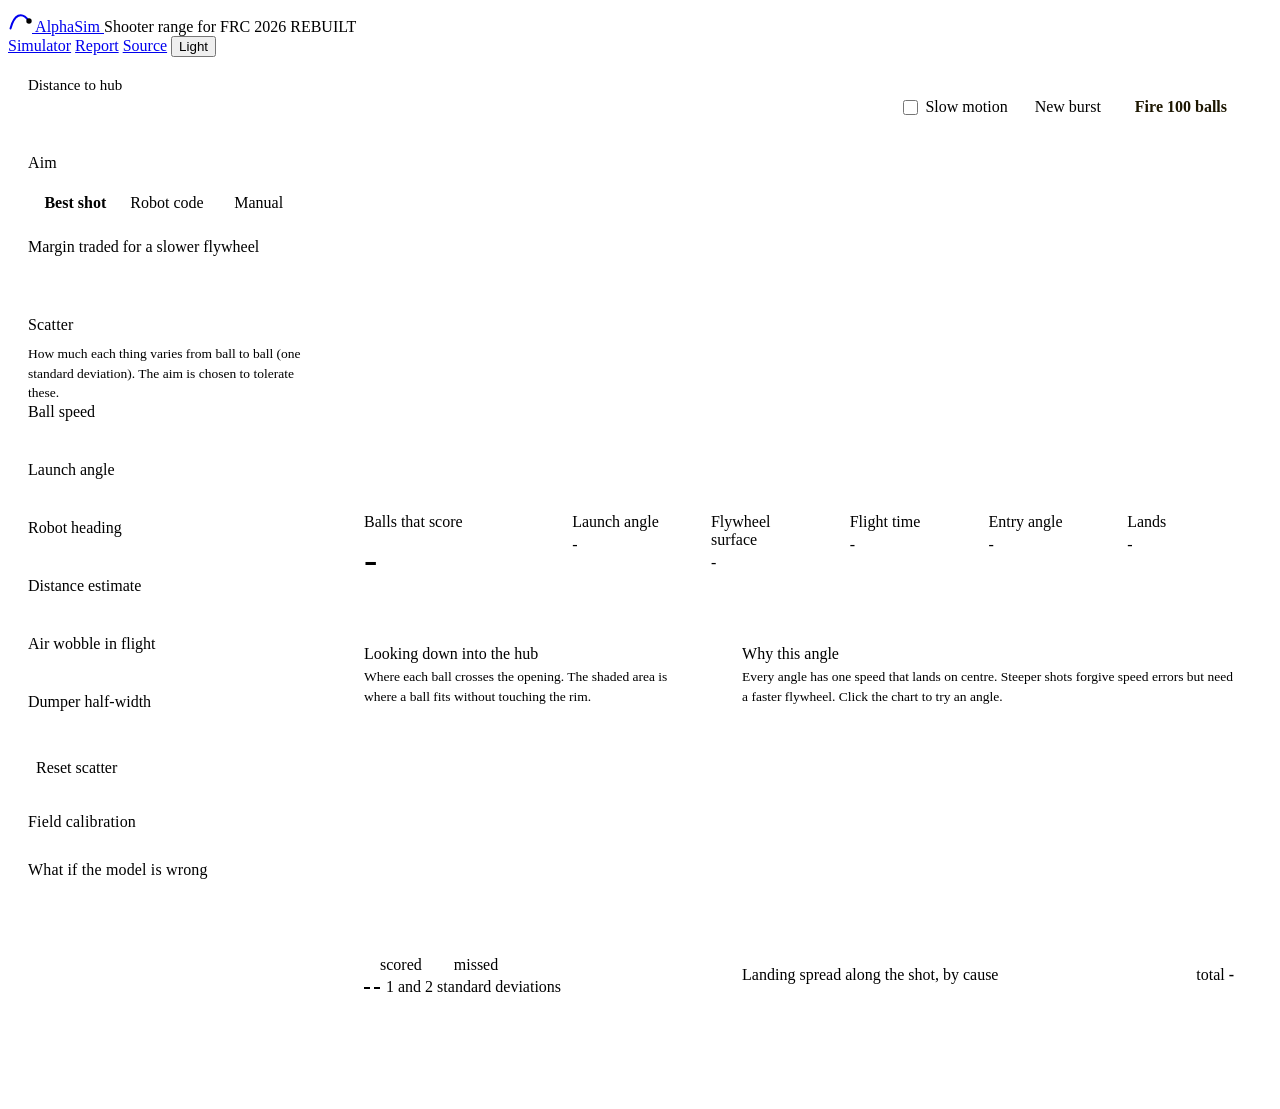
<file: web/sim.html>
<!DOCTYPE html>
<html lang="en" data-theme="dark">
<head>
<meta charset="utf-8">
<meta name="viewport" content="width=device-width, initial-scale=1">
<title>AlphaSim - shooter range</title>
<meta name="description" content="Interactive ballistics range for an FRC 2026 REBUILT shooter: pick a distance, see the best hood angle and flywheel speed, and watch a 100-ball burst.">
<script>try{var t=localStorage.getItem('alphasim-theme');if(t)document.documentElement.dataset.theme=t}catch(e){}</script>
<style>/*@fonts*/</style>
<style>/*@include shared.css*/</style>
<style>
.app { display: grid; grid-template-columns: 318px minmax(0, 1fr); min-height: calc(100vh - 54px); }
.rail { border-right: 1px solid var(--line-soft); padding: 6px 0 40px; }
.work { padding: clamp(12px, 2vw, 22px); display: flex; flex-direction: column; gap: 14px; min-width: 0; }

/* ---- control rail ---- */
.group { padding: 14px 20px 16px; border-bottom: 1px solid var(--line-soft); }
.group > h2, details.group > summary {
  font: 600 15px/1.2 var(--font-ui); letter-spacing: .01em; margin: 0 0 10px; color: var(--text);
}
details.group > summary { cursor: pointer; list-style: none; display: flex; align-items: center; margin: 0; }
details.group > summary::-webkit-details-marker { display: none; }
details.group > summary::after {
  content: ""; margin-left: auto; width: 8px; height: 8px; border: solid var(--text-3);
  border-width: 0 1.5px 1.5px 0; transform: rotate(45deg) translateY(-2px); transition: transform .15s;
}
details.group[open] > summary::after { transform: rotate(225deg) translateY(-2px); }
details.group[open] > summary { margin-bottom: 10px; }
.hint { color: var(--text-2); font-size: 13.5px; line-height: 1.45; margin: 8px 0 0; }
.hint + .field, .hint + div > .field:first-child { margin-top: 14px; }
.hint + div { margin-top: 14px; }

.field { margin: 10px 0 0; }
.field:first-of-type { margin-top: 0; }
.field .row { display: flex; align-items: baseline; justify-content: space-between; gap: 10px; }
.field label { font: 500 14.5px/1.3 var(--font-ui); color: var(--text-2); }
.field output { font: 600 15px/1.3 var(--font-ui); color: var(--text); white-space: nowrap; }
.field.big label { font-size: 15px; color: var(--text); }
.field.big output { font-size: 26px; line-height: 1; }

input[type="range"] {
  -webkit-appearance: none; appearance: none; width: 100%; height: 22px; margin: 4px 0 0;
  background: transparent; cursor: pointer; --p: 50%;
}
input[type="range"]::-webkit-slider-runnable-track {
  height: 4px; border-radius: 2px;
  background: linear-gradient(var(--accent) 0 0) 0 / var(--p) 100% no-repeat, var(--line);
}
input[type="range"]::-moz-range-track { height: 4px; border-radius: 2px; background: var(--line); }
input[type="range"]::-moz-range-progress { height: 4px; border-radius: 2px; background: var(--accent); }
input[type="range"]::-webkit-slider-thumb {
  -webkit-appearance: none; width: 16px; height: 16px; margin-top: -6px; border-radius: 50%;
  background: var(--text); border: 3px solid var(--accent);
}
input[type="range"]::-moz-range-thumb {
  width: 11px; height: 11px; border-radius: 50%; background: var(--text); border: 3px solid var(--accent);
}
input[type="range"]:focus-visible { outline: none; }
input[type="range"]:focus-visible::-webkit-slider-thumb { box-shadow: 0 0 0 3px color-mix(in srgb, var(--accent) 45%, transparent); }
input[type="range"]:focus-visible::-moz-range-thumb { box-shadow: 0 0 0 3px color-mix(in srgb, var(--accent) 45%, transparent); }

.seg { display: grid; grid-template-columns: repeat(3, 1fr); border: 1px solid var(--line); border-radius: 9px; padding: 3px; gap: 3px; }
.seg input { position: absolute; opacity: 0; pointer-events: none; }
.seg label {
  text-align: center; font: 500 14.5px/1 var(--font-ui); padding: 9px 4px; border-radius: 6px;
  color: var(--text-2); cursor: pointer;
}
.seg label:hover { color: var(--text); }
.seg input:checked + label { background: var(--accent); color: var(--accent-ink); font-weight: 600; }
.seg input:focus-visible + label { outline: 2px solid var(--accent); outline-offset: 2px; }

.btn {
  font: 500 14.5px/1 var(--font-ui); padding: 9px 13px; border-radius: 7px; cursor: pointer;
  background: var(--ink-2); border: 1px solid var(--line); color: var(--text);
}
.btn:hover { border-color: var(--text-3); }
.btn.primary { background: var(--fuel); border-color: var(--fuel); color: #1c1600; font-weight: 600; }
:root[data-theme="light"] .btn.primary { color: #fff; }
.btn.quiet { background: none; border-color: transparent; color: var(--text-2); padding: 6px 8px; }
.btn.quiet:hover { color: var(--text); background: var(--ink-2); }
.btn-row { display: flex; flex-wrap: wrap; gap: 8px; margin-top: 12px; }
[hidden] { display: none !important; }

/* ---- stage ---- */
.stage { position: relative; background: var(--ink-1); border: 1px solid var(--line-soft); border-radius: 12px; overflow: hidden; }
.stage canvas { display: block; width: 100%; aspect-ratio: 2.3 / 1; }
.stage-tools { position: absolute; top: 10px; right: 10px; display: flex; gap: 8px; align-items: center; }
.toggle { display: inline-flex; align-items: center; gap: 7px; font: 500 14px/1 var(--font-ui); color: var(--text-2); cursor: pointer; padding: 8px 6px; }
.toggle input { accent-color: var(--accent); width: 15px; height: 15px; margin: 0; }
.stage-note { position: absolute; left: 16px; top: 13px; font: 500 14px/1.35 var(--font-ui); color: var(--text-2); max-width: 44%; }
.warn { color: var(--miss); }

/* ---- readouts ---- */
.readouts { display: grid; grid-template-columns: 1.5fr repeat(5, 1fr); border: 1px solid var(--line-soft); border-radius: 12px; background: var(--ink-1); }
.readout { padding: 12px 16px 13px; border-left: 1px solid var(--line-soft); min-width: 0; }
.readout:first-child { border-left: 0; }
.readout dt { font: 500 13.5px/1.2 var(--font-ui); color: var(--text-2); margin: 0 0 5px; }
.readout dd { margin: 0; font: 600 24px/1.05 var(--font-ui); white-space: nowrap; }
.readout dd small { font: 500 14px/1 var(--font-ui); color: var(--text-2); margin-left: 3px; }
.readout .sub { font: 400 13px/1.35 var(--font-text); color: var(--text-2); margin-top: 5px; }
.readout.main dd { font-size: 40px; letter-spacing: -.01em; }
.readout.main dd.good { color: var(--score); }
.readout.main dd.fair { color: var(--fuel); }
.readout.main dd.poor { color: var(--miss); }

/* ---- lower panels ---- */
.lower { display: grid; grid-template-columns: minmax(0, 0.82fr) minmax(0, 1.18fr); gap: 14px; }
.panel { background: var(--ink-1); border: 1px solid var(--line-soft); border-radius: 12px; padding: 14px 16px 14px; min-width: 0; }
.panel h2 { font: 600 16px/1.2 var(--font-ui); margin: 0; }
.panel .lede { color: var(--text-2); font-size: 13.5px; line-height: 1.45; margin: 4px 0 8px; }
.panel canvas { display: block; width: 100%; }
#top { aspect-ratio: 1.42 / 1; }
#why { aspect-ratio: 2.05 / 1; cursor: crosshair; touch-action: none; }
.key { display: flex; flex-wrap: wrap; gap: 4px 16px; font: 500 13.5px/1.4 var(--font-ui); color: var(--text-2); margin-top: 8px; }
.key i { display: inline-block; width: 10px; height: 10px; border-radius: 50%; margin-right: 6px; vertical-align: -1px; }
.key i.line { width: 16px; height: 0; border-radius: 0; border-top: 2px dashed currentColor; vertical-align: 3px; }

.budget { margin-top: 12px; }
.budget .cap { display: flex; justify-content: space-between; font: 500 13.5px/1.3 var(--font-ui); color: var(--text-2); margin-bottom: 6px; gap: 12px; }
.budget .cap b { color: var(--text); font-weight: 600; }
.bars { display: flex; height: 14px; border-radius: 4px; overflow: hidden; background: var(--line-soft); gap: 2px; }
.bars span { min-width: 0; transition: flex-grow .2s; }
.bars-key { display: grid; grid-template-columns: repeat(4, 1fr); gap: 6px 10px; margin-top: 8px; font: 500 13.5px/1.25 var(--font-ui); color: var(--text-2); }
.bars-key b { display: block; color: var(--text); font-weight: 600; font-size: 15px; }
.bars-key i { display: inline-block; width: 9px; height: 9px; border-radius: 2px; margin-right: 5px; }

.foot { color: var(--text-2); font-size: 13.5px; line-height: 1.5; padding: 2px 2px 10px; max-width: 86ch; }

@media (max-width: 1080px) {
  .readouts { grid-template-columns: repeat(3, 1fr); }
  .readout:nth-child(4) { border-left: 0; }
  .readout:nth-child(n+4) { border-top: 1px solid var(--line-soft); }
  .lower { grid-template-columns: 1fr; }
}
@media (max-width: 820px) {
  /* One column. The distance and aim controls sit right under the stage; the
     rest of the rail follows the plots. */
  .app { display: flex; flex-direction: column; }
  .rail, .work { display: contents; }
  .stage { order: 1; margin: 12px 12px 0; }
  #gDistance { order: 2; }
  .readouts { order: 3; margin: 12px 12px 0; }
  #gAim { order: 4; }
  .lower { order: 5; margin: 14px 12px 0; }
  .rail > details { order: 6; }
  .foot { order: 7; padding: 16px 20px 28px; }
  .stage canvas { aspect-ratio: 1.45 / 1; }
  .stage-note { position: static; max-width: none; padding: 10px 14px 0; min-height: 0; }
  .stage-note:empty { display: none; }
  .stage-tools { position: static; padding: 4px 10px 10px; justify-content: flex-end; flex-wrap: wrap; }
  #why { aspect-ratio: 1.45 / 1; }
}
@media (max-width: 520px) {
  .readouts { grid-template-columns: repeat(2, 1fr); }
  .readout { border-left: 0; border-top: 1px solid var(--line-soft); }
  .readout:nth-child(even) { border-left: 1px solid var(--line-soft); }
  .readout:nth-child(-n+2) { border-top: 0; }
  .readout.main { grid-column: 1 / -1; }
  .readout:nth-child(2) { border-top: 1px solid var(--line-soft); border-left: 0; }
  .readout:nth-child(3) { border-left: 1px solid var(--line-soft); }
  .readout:nth-child(4) { border-left: 0; }
  .readout:nth-child(5) { border-left: 1px solid var(--line-soft); }
  .readout:nth-child(6) { border-left: 0; grid-column: 1 / -1; }
  .readout.main dd { font-size: 34px; }
  .bars-key { grid-template-columns: repeat(2, 1fr); }
}
</style>
</head>
<body>
<header class="bar">
  <a class="wordmark" href="index.html" aria-label="AlphaSim home">
    <svg width="24" height="24" viewBox="0 0 24 24" aria-hidden="true"><path d="M2.5 20.5C6 7 13.5 2.5 21 13" fill="none" stroke="currentColor" stroke-width="2" stroke-linecap="round"/><circle cx="21" cy="13" r="2.7" fill="var(--fuel)"/></svg>
    AlphaSim
  </a>
  <span class="where">Shooter range for FRC 2026 REBUILT</span>
  <nav aria-label="AlphaSim pages">
    <a href="shooter_sim.html" aria-current="page">Simulator</a>
    <a href="research_report.html">Report</a>
    <a href="https://github.com/Alphabots-8810/AlphaSim">Source</a>
    <button class="theme-toggle" id="theme" type="button">Light</button>
  </nav>
</header>

<main class="app">
  <aside class="rail" aria-label="Controls">
    <section class="group" id="gDistance">
      <div class="field big">
        <div class="row"><label for="d">Distance to hub</label><output id="dOut" for="d"></output></div>
        <input type="range" id="d" step="0.05">
      </div>
    </section>

    <section class="group" id="gAim">
      <h2>Aim</h2>
      <div class="seg" role="radiogroup" aria-label="How the shot is chosen">
        <input type="radio" name="aim" id="aimBest" value="best" checked><label for="aimBest">Best shot</label>
        <input type="radio" name="aim" id="aimShipped" value="shipped"><label for="aimShipped">Robot code</label>
        <input type="radio" name="aim" id="aimManual" value="manual"><label for="aimManual">Manual</label>
      </div>
      <p class="hint" id="aimHint"></p>
      <div id="bestBox">
        <div class="field">
          <div class="row"><label for="concession">Margin traded for a slower flywheel</label><output id="concessionOut"></output></div>
          <input type="range" id="concession" min="0" max="0.10" step="0.005">
        </div>
      </div>
      <div id="manualBox" hidden>
        <div class="field">
          <div class="row"><label for="hood">Launch angle</label><output id="hoodOut"></output></div>
          <input type="range" id="hood" min="25" max="85" step="0.1">
        </div>
        <div class="field">
          <div class="row"><label for="speed">Ball speed</label><output id="speedOut"></output></div>
          <input type="range" id="speed" min="4" max="13" step="0.01">
        </div>
        <div class="btn-row"><button class="btn" id="centre" type="button">Find the speed that centres it</button></div>
      </div>
    </section>

    <details class="group" open>
      <summary>Scatter</summary>
      <p class="hint" style="margin-top:0">How much each thing varies from ball to ball (one standard deviation). The aim is chosen to tolerate these.</p>
      <div class="field"><div class="row"><label for="bSpeed">Ball speed</label><output id="bSpeedOut"></output></div><input type="range" id="bSpeed" min="0" max="5" step="0.1"></div>
      <div class="field"><div class="row"><label for="bAngle">Launch angle</label><output id="bAngleOut"></output></div><input type="range" id="bAngle" min="0" max="2" step="0.05"></div>
      <div class="field"><div class="row"><label for="bYaw">Robot heading</label><output id="bYawOut"></output></div><input type="range" id="bYaw" min="0" max="3" step="0.1"></div>
      <div class="field"><div class="row"><label for="bRange">Distance estimate</label><output id="bRangeOut"></output></div><input type="range" id="bRange" min="0" max="10" step="0.5"></div>
      <div class="field"><div class="row"><label for="bVortex">Air wobble in flight</label><output id="bVortexOut"></output></div><input type="range" id="bVortex" min="0" max="0.10" step="0.005"></div>
      <div class="field"><div class="row"><label for="bLane">Dumper half-width</label><output id="bLaneOut"></output></div><input type="range" id="bLane" min="0" max="30" step="1"></div>
      <div class="btn-row"><button class="btn quiet" id="resetBudget" type="button">Reset scatter</button></div>
    </details>

    <details class="group">
      <summary>Field calibration</summary>
      <p class="hint" style="margin-top:0">The robot multiplies its flywheel speed by kSpeed. It is the one number you tune at an event.</p>
      <div class="field"><div class="row"><label for="kSpeed">kSpeed</label><output id="kSpeedOut"></output></div><input type="range" id="kSpeed" min="0.85" max="1.15" step="0.001"></div>
      <div class="field"><div class="row"><label for="kSlope">kSpeedSlope, per metre</label><output id="kSlopeOut"></output></div><input type="range" id="kSlope" min="-0.03" max="0.03" step="0.001"></div>
      <div class="btn-row">
        <button class="btn" id="autocal" type="button">Centre with kSpeed</button>
        <button class="btn quiet" id="resetCal" type="button">Reset</button>
      </div>
    </details>

    <details class="group">
      <summary>What if the model is wrong</summary>
      <p class="hint" style="margin-top:0">The aim assumes drag 0.50, no spin and a 0.50 m exit. Change what really happens, watch the balls drift, then fix it with kSpeed.</p>
      <div class="field"><div class="row"><label for="wCd">Real drag coefficient</label><output id="wCdOut"></output></div><input type="range" id="wCd" min="0.30" max="0.70" step="0.01"></div>
      <div class="field"><div class="row"><label for="wCl">Backspin lift coefficient</label><output id="wClOut"></output></div><input type="range" id="wCl" min="0" max="0.35" step="0.01"></div>
      <div class="field"><div class="row"><label for="wExit">Exit height</label><output id="wExitOut"></output></div><input type="range" id="wExit" min="0.30" max="0.80" step="0.01"></div>
      <div class="field"><div class="row"><label for="wBearing">Hub turned by</label><output id="wBearingOut"></output></div><input type="range" id="wBearing" min="0" max="30" step="1"></div>
      <div class="btn-row"><button class="btn quiet" id="resetWorld" type="button">Reset to the model</button></div>
    </details>
  </aside>

  <section class="work">
    <div class="stage">
      <canvas id="side" role="img" aria-label="Side view of the burst: ball paths from the robot to the hub opening"></canvas>
      <div class="stage-note" id="stageNote"></div>
      <div class="stage-tools">
        <label class="toggle"><input type="checkbox" id="slow"> Slow motion</label>
        <button class="btn" id="reseed" type="button">New burst</button>
        <button class="btn primary" id="fire" type="button">Fire 100 balls</button>
      </div>
    </div>

    <dl class="readouts">
      <div class="readout main"><dt>Balls that score</dt><dd id="rScore">-</dd><div class="sub" id="rScoreSub"></div></div>
      <div class="readout"><dt>Launch angle</dt><dd id="rHood">-</dd><div class="sub" id="rHoodSub"></div></div>
      <div class="readout"><dt>Flywheel surface</dt><dd id="rFly">-</dd><div class="sub" id="rFlySub"></div></div>
      <div class="readout"><dt>Flight time</dt><dd id="rTof">-</dd><div class="sub" id="rTofSub"></div></div>
      <div class="readout"><dt>Entry angle</dt><dd id="rEntry">-</dd><div class="sub" id="rEntrySub"></div></div>
      <div class="readout"><dt>Lands</dt><dd id="rLand">-</dd><div class="sub" id="rLandSub"></div></div>
    </dl>

    <div class="lower">
      <section class="panel">
        <h2>Looking down into the hub</h2>
        <p class="lede">Where each ball crosses the opening. The shaded area is where a ball fits without touching the rim.</p>
        <canvas id="top" role="img" aria-label="Top view of the hexagonal opening with landing points"></canvas>
        <div class="key">
          <span><i style="background:var(--score)"></i>scored</span>
          <span><i style="background:var(--miss)"></i>missed</span>
          <span style="color:var(--fuel)"><i class="line"></i><span style="color:var(--text-2)">1 and 2 standard deviations</span></span>
        </div>
      </section>

      <section class="panel">
        <h2>Why this angle</h2>
        <p class="lede">Every angle has one speed that lands on centre. Steeper shots forgive speed errors but need a faster flywheel. Click the chart to try an angle.</p>
        <canvas id="why" role="img" aria-label="Sigma margin and required ball speed against launch angle"></canvas>
        <div class="budget">
          <div class="cap"><span>Landing spread along the shot, by cause</span><span>total <b id="budTotal">-</b></span></div>
          <div class="bars" id="bars" aria-hidden="true"></div>
          <div class="bars-key" id="barsKey"></div>
        </div>
      </section>
    </div>

    <p class="foot" id="foot"></p>
  </section>
</main>

<script>/*@include alphasim_core.js*/</script>
<script>
const DEP = /*DEPLOYMENT_BEGIN*/null/*DEPLOYMENT_END*/;
</script>
<script>/*@include sim.js*/</script>
</body>
</html>
</file>
